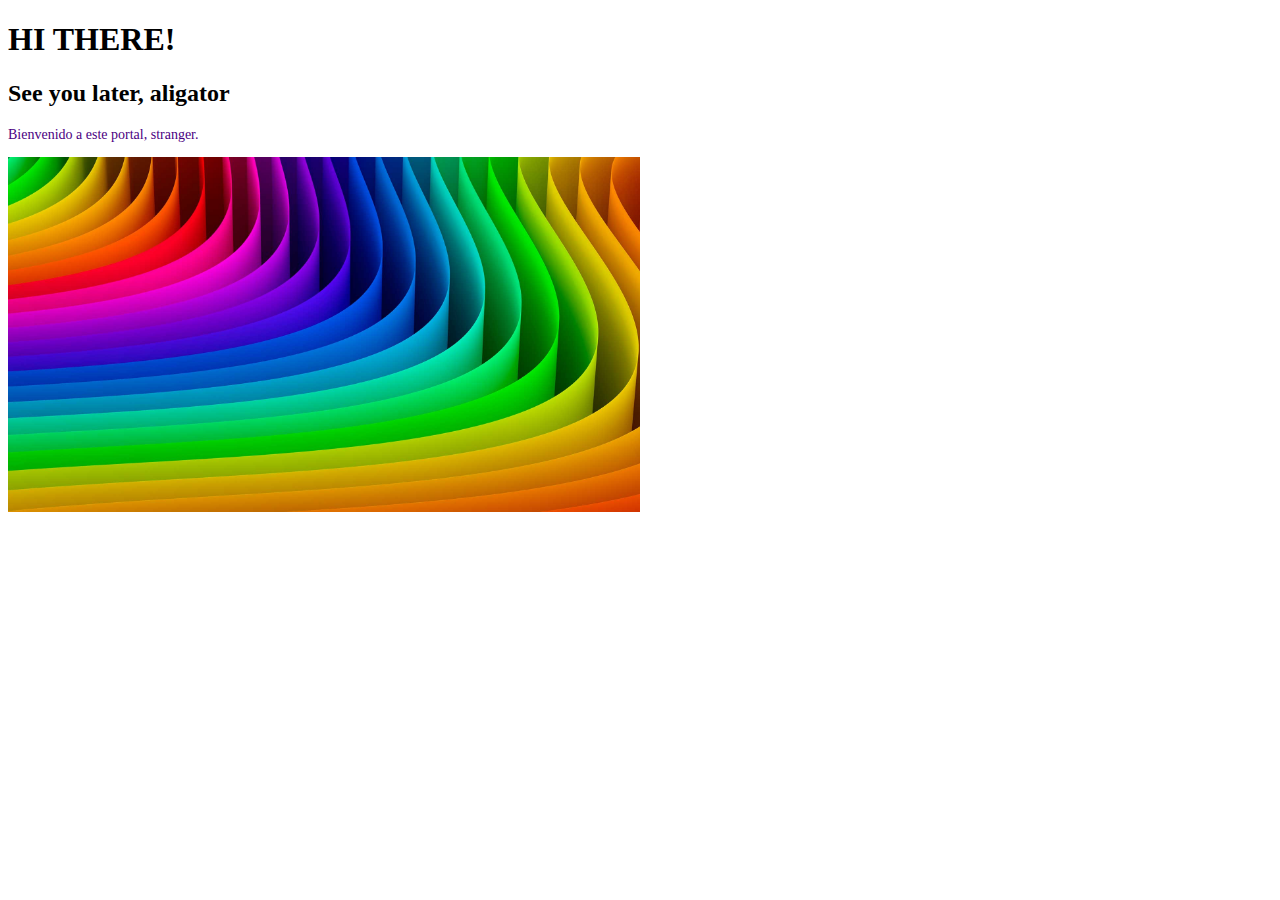
<file: index.html>
<!DOCTYPE html>
<html>

<head>
    <meta charset "utf-8">
    <meta name="viewport" content="width=device-width", initial-scale="1.0">
    <title>¡Hola, mundo!</title>
    <link rel="stylesheet" href="css/app.css">
</head>

<body>
    <h1>HI THERE!</h1>
    <h2>See you later, aligator</h2>
    <p>Bienvenido a este portal, stranger.</p>
    <img src="imagen/color.jpeg" alt="mi foto">


</body>
</html>
</file>
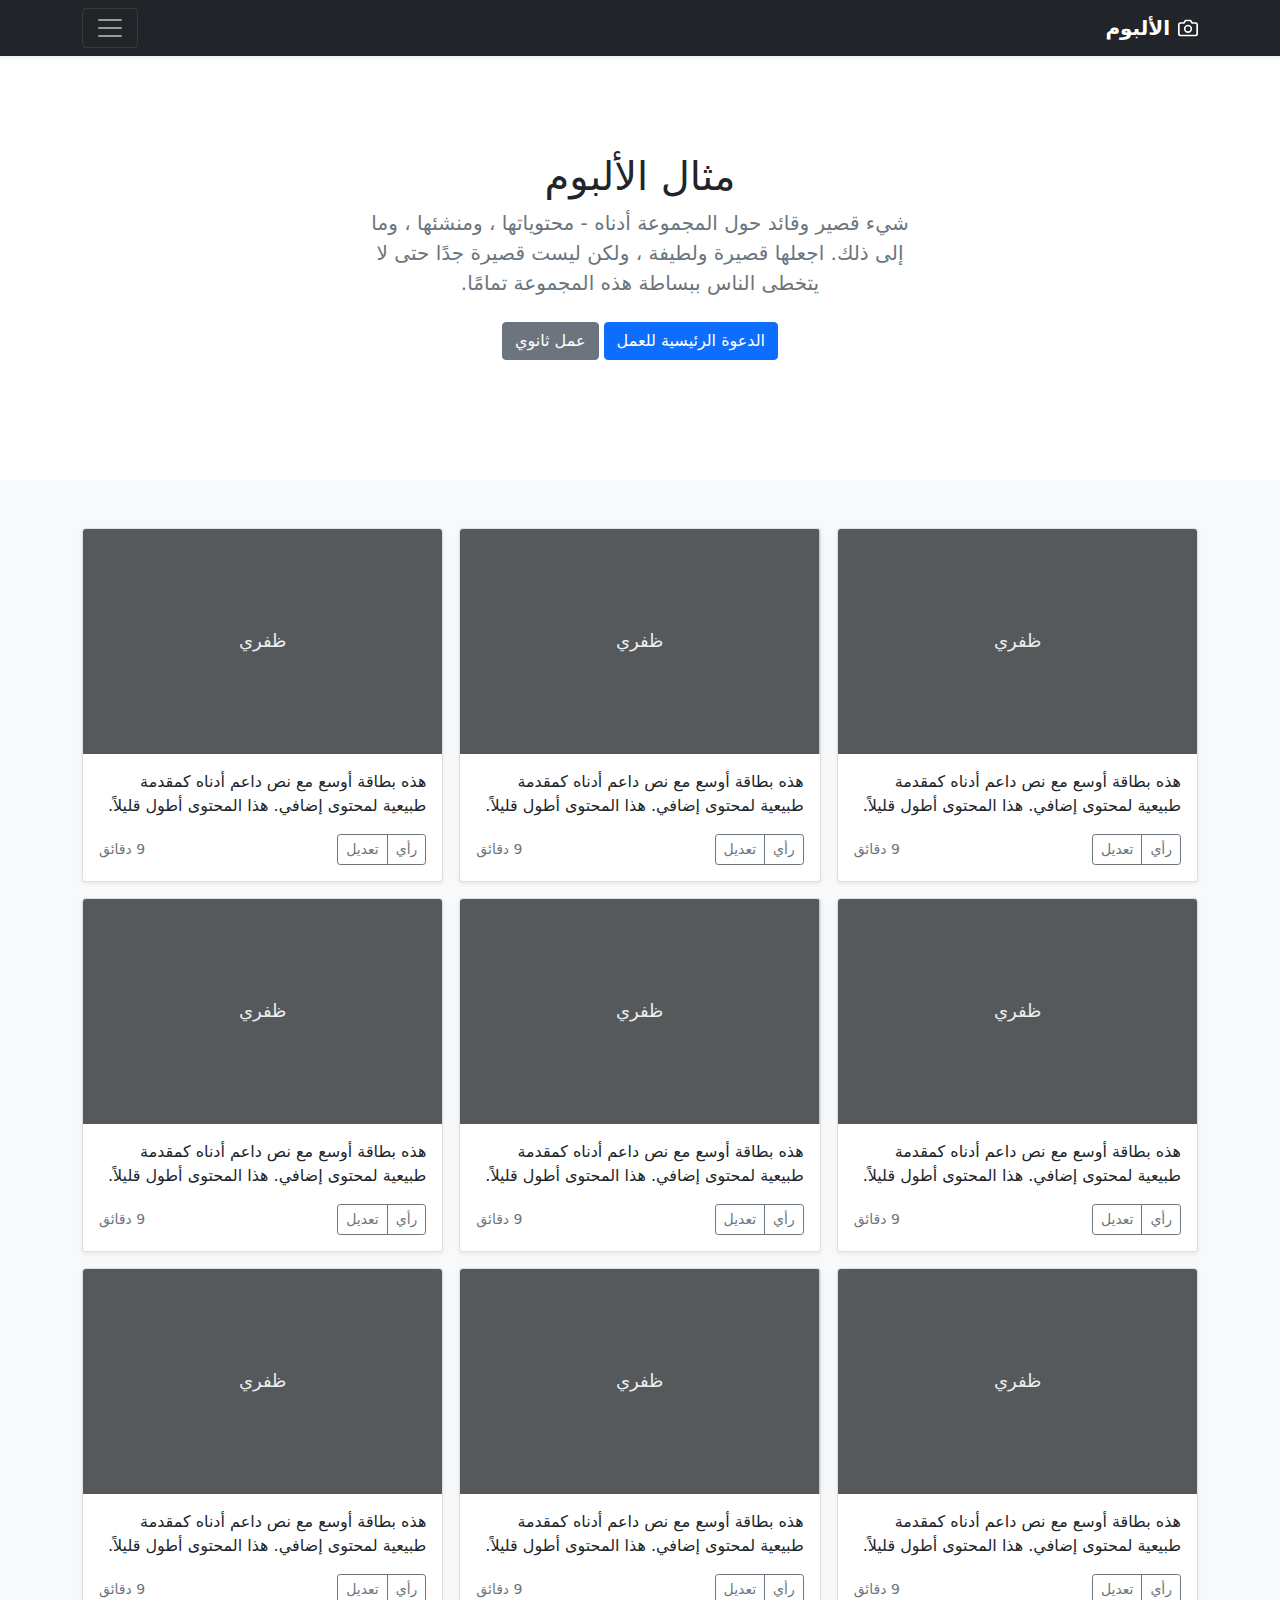
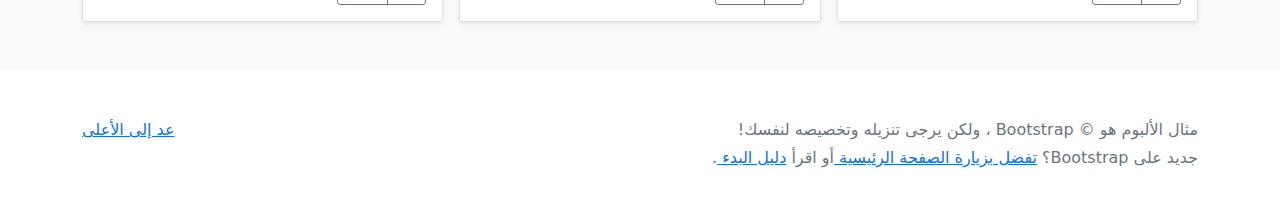
<file: framework/ejemplos/album-rtl/index.html>
<!doctype html>
<html lang="ar" dir="rtl">
  <head>
    <meta charset="utf-8">
    <meta name="viewport" content="width=device-width, initial-scale=1">
    <meta name="description" content="">
    <meta name="author" content="Mark Otto, Jacob Thornton, and Bootstrap contributors">
    <meta name="generator" content="Hugo 0.82.0">
    <title>مثال الألبوم · Bootstrap v5.0</title>

    <link rel="canonical" href="https://getbootstrap.com/docs/5.0/examples/album-rtl/">

    

    <!-- Bootstrap core CSS -->
<link href="../assets/dist/css/bootstrap.rtl.min.css" rel="stylesheet">

    <style>
      .bd-placeholder-img {
        font-size: 1.125rem;
        text-anchor: middle;
        -webkit-user-select: none;
        -moz-user-select: none;
        user-select: none;
      }

      @media (min-width: 768px) {
        .bd-placeholder-img-lg {
          font-size: 3.5rem;
        }
      }
    </style>

    
  </head>
  <body>
    
<header>
  <div class="collapse bg-dark" id="navbarHeader">
    <div class="container">
      <div class="row">
        <div class="col-sm-8 col-md-7 py-4">
          <h4 class="text-white">حول</h4>
          <p class="text-muted">أضف بعض المعلومات حول الألبوم أدناه أو المؤلف أو أي سياق خلفية آخر. اجعلها بضع جمل طويلة حتى يتمكن الناس من التقاط بعض الحكايات المفيدة. ثم اربطها ببعض مواقع التواصل الاجتماعي أو معلومات الاتصال.</p>
        </div>
        <div class="col-sm-4 offset-md-1 py-4">
          <h4 class="text-white">اتصل</h4>
          <ul class="list-unstyled">
            <li><a href="#" class="text-white">تابع على تويتر</a></li>
            <li><a href="#" class="text-white">مثل في الفيسبوك</a></li>
            <li><a href="#" class="text-white">راسلني</a></li>
          </ul>
        </div>
      </div>
    </div>
  </div>
  <div class="navbar navbar-dark bg-dark shadow-sm">
    <div class="container">
      <a href="#" class="navbar-brand d-flex align-items-center">
        <svg xmlns="http://www.w3.org/2000/svg" width="20" height="20" fill="none" stroke="currentColor" stroke-linecap="round" stroke-linejoin="round" stroke-width="2" aria-hidden="true" class="me-2" viewBox="0 0 24 24"><path d="M23 19a2 2 0 0 1-2 2H3a2 2 0 0 1-2-2V8a2 2 0 0 1 2-2h4l2-3h6l2 3h4a2 2 0 0 1 2 2z"/><circle cx="12" cy="13" r="4"/></svg>
        <strong>الألبوم</strong>
      </a>
      <button class="navbar-toggler" type="button" data-bs-toggle="collapse" data-bs-target="#navbarHeader" aria-controls="navbarHeader" aria-expanded="false" aria-label="تبديل التنقل">
        <span class="navbar-toggler-icon"></span>
      </button>
    </div>
  </div>
</header>

<main>

  <section class="py-5 text-center container">
    <div class="row py-lg-5">
      <div class="col-lg-6 col-md-8 mx-auto">
        <h1 class="fw-light">مثال الألبوم</h1>
        <p class="lead text-muted">شيء قصير وقائد حول المجموعة أدناه - محتوياتها ، ومنشئها ، وما إلى ذلك. اجعلها قصيرة ولطيفة ، ولكن ليست قصيرة جدًا حتى لا يتخطى الناس ببساطة هذه المجموعة تمامًا.</p>
        <p>
          <a href="#" class="btn btn-primary my-2">الدعوة الرئيسية للعمل</a>
          <a href="#" class="btn btn-secondary my-2">عمل ثانوي</a>
        </p>
      </div>
    </div>
  </section>

  <div class="album py-5 bg-light">
    <div class="container">

      <div class="row row-cols-1 row-cols-sm-2 row-cols-md-3 g-3">
        <div class="col">
          <div class="card shadow-sm">
            <svg class="bd-placeholder-img card-img-top" width="100%" height="225" xmlns="http://www.w3.org/2000/svg" role="img" aria-label="Placeholder: ظفري" preserveAspectRatio="xMidYMid slice" focusable="false"><title>Placeholder</title><rect width="100%" height="100%" fill="#55595c"/><text x="50%" y="50%" fill="#eceeef" dy=".3em">ظفري</text></svg>

            <div class="card-body">
              <p class="card-text">هذه بطاقة أوسع مع نص داعم أدناه كمقدمة طبيعية لمحتوى إضافي. هذا المحتوى أطول قليلاً.</p>
              <div class="d-flex justify-content-between align-items-center">
                <div class="btn-group">
                  <button type="button" class="btn btn-sm btn-outline-secondary">رأي</button>
                  <button type="button" class="btn btn-sm btn-outline-secondary">تعديل</button>
                </div>
                <small class="text-muted">9 دقائق</small>
              </div>
            </div>
          </div>
        </div>
        <div class="col">
          <div class="card shadow-sm">
            <svg class="bd-placeholder-img card-img-top" width="100%" height="225" xmlns="http://www.w3.org/2000/svg" role="img" aria-label="Placeholder: ظفري" preserveAspectRatio="xMidYMid slice" focusable="false"><title>Placeholder</title><rect width="100%" height="100%" fill="#55595c"/><text x="50%" y="50%" fill="#eceeef" dy=".3em">ظفري</text></svg>

            <div class="card-body">
              <p class="card-text">هذه بطاقة أوسع مع نص داعم أدناه كمقدمة طبيعية لمحتوى إضافي. هذا المحتوى أطول قليلاً.</p>
              <div class="d-flex justify-content-between align-items-center">
                <div class="btn-group">
                  <button type="button" class="btn btn-sm btn-outline-secondary">رأي</button>
                  <button type="button" class="btn btn-sm btn-outline-secondary">تعديل</button>
                </div>
                <small class="text-muted">9 دقائق</small>
              </div>
            </div>
          </div>
        </div>
        <div class="col">
          <div class="card shadow-sm">
            <svg class="bd-placeholder-img card-img-top" width="100%" height="225" xmlns="http://www.w3.org/2000/svg" role="img" aria-label="Placeholder: ظفري" preserveAspectRatio="xMidYMid slice" focusable="false"><title>Placeholder</title><rect width="100%" height="100%" fill="#55595c"/><text x="50%" y="50%" fill="#eceeef" dy=".3em">ظفري</text></svg>

            <div class="card-body">
              <p class="card-text">هذه بطاقة أوسع مع نص داعم أدناه كمقدمة طبيعية لمحتوى إضافي. هذا المحتوى أطول قليلاً.</p>
              <div class="d-flex justify-content-between align-items-center">
                <div class="btn-group">
                  <button type="button" class="btn btn-sm btn-outline-secondary">رأي</button>
                  <button type="button" class="btn btn-sm btn-outline-secondary">تعديل</button>
                </div>
                <small class="text-muted">9 دقائق</small>
              </div>
            </div>
          </div>
        </div>

        <div class="col">
          <div class="card shadow-sm">
            <svg class="bd-placeholder-img card-img-top" width="100%" height="225" xmlns="http://www.w3.org/2000/svg" role="img" aria-label="Placeholder: ظفري" preserveAspectRatio="xMidYMid slice" focusable="false"><title>Placeholder</title><rect width="100%" height="100%" fill="#55595c"/><text x="50%" y="50%" fill="#eceeef" dy=".3em">ظفري</text></svg>

            <div class="card-body">
              <p class="card-text">هذه بطاقة أوسع مع نص داعم أدناه كمقدمة طبيعية لمحتوى إضافي. هذا المحتوى أطول قليلاً.</p>
              <div class="d-flex justify-content-between align-items-center">
                <div class="btn-group">
                  <button type="button" class="btn btn-sm btn-outline-secondary">رأي</button>
                  <button type="button" class="btn btn-sm btn-outline-secondary">تعديل</button>
                </div>
                <small class="text-muted">9 دقائق</small>
              </div>
            </div>
          </div>
        </div>
        <div class="col">
          <div class="card shadow-sm">
            <svg class="bd-placeholder-img card-img-top" width="100%" height="225" xmlns="http://www.w3.org/2000/svg" role="img" aria-label="Placeholder: ظفري" preserveAspectRatio="xMidYMid slice" focusable="false"><title>Placeholder</title><rect width="100%" height="100%" fill="#55595c"/><text x="50%" y="50%" fill="#eceeef" dy=".3em">ظفري</text></svg>

            <div class="card-body">
              <p class="card-text">هذه بطاقة أوسع مع نص داعم أدناه كمقدمة طبيعية لمحتوى إضافي. هذا المحتوى أطول قليلاً.</p>
              <div class="d-flex justify-content-between align-items-center">
                <div class="btn-group">
                  <button type="button" class="btn btn-sm btn-outline-secondary">رأي</button>
                  <button type="button" class="btn btn-sm btn-outline-secondary">تعديل</button>
                </div>
                <small class="text-muted">9 دقائق</small>
              </div>
            </div>
          </div>
        </div>
        <div class="col">
          <div class="card shadow-sm">
            <svg class="bd-placeholder-img card-img-top" width="100%" height="225" xmlns="http://www.w3.org/2000/svg" role="img" aria-label="Placeholder: ظفري" preserveAspectRatio="xMidYMid slice" focusable="false"><title>Placeholder</title><rect width="100%" height="100%" fill="#55595c"/><text x="50%" y="50%" fill="#eceeef" dy=".3em">ظفري</text></svg>

            <div class="card-body">
              <p class="card-text">هذه بطاقة أوسع مع نص داعم أدناه كمقدمة طبيعية لمحتوى إضافي. هذا المحتوى أطول قليلاً.</p>
              <div class="d-flex justify-content-between align-items-center">
                <div class="btn-group">
                  <button type="button" class="btn btn-sm btn-outline-secondary">رأي</button>
                  <button type="button" class="btn btn-sm btn-outline-secondary">تعديل</button>
                </div>
                <small class="text-muted">9 دقائق</small>
              </div>
            </div>
          </div>
        </div>

        <div class="col">
          <div class="card shadow-sm">
            <svg class="bd-placeholder-img card-img-top" width="100%" height="225" xmlns="http://www.w3.org/2000/svg" role="img" aria-label="Placeholder: ظفري" preserveAspectRatio="xMidYMid slice" focusable="false"><title>Placeholder</title><rect width="100%" height="100%" fill="#55595c"/><text x="50%" y="50%" fill="#eceeef" dy=".3em">ظفري</text></svg>

            <div class="card-body">
              <p class="card-text">هذه بطاقة أوسع مع نص داعم أدناه كمقدمة طبيعية لمحتوى إضافي. هذا المحتوى أطول قليلاً.</p>
              <div class="d-flex justify-content-between align-items-center">
                <div class="btn-group">
                  <button type="button" class="btn btn-sm btn-outline-secondary">رأي</button>
                  <button type="button" class="btn btn-sm btn-outline-secondary">تعديل</button>
                </div>
                <small class="text-muted">9 دقائق</small>
              </div>
            </div>
          </div>
        </div>
        <div class="col">
          <div class="card shadow-sm">
            <svg class="bd-placeholder-img card-img-top" width="100%" height="225" xmlns="http://www.w3.org/2000/svg" role="img" aria-label="Placeholder: ظفري" preserveAspectRatio="xMidYMid slice" focusable="false"><title>Placeholder</title><rect width="100%" height="100%" fill="#55595c"/><text x="50%" y="50%" fill="#eceeef" dy=".3em">ظفري</text></svg>

            <div class="card-body">
              <p class="card-text">هذه بطاقة أوسع مع نص داعم أدناه كمقدمة طبيعية لمحتوى إضافي. هذا المحتوى أطول قليلاً.</p>
              <div class="d-flex justify-content-between align-items-center">
                <div class="btn-group">
                  <button type="button" class="btn btn-sm btn-outline-secondary">رأي</button>
                  <button type="button" class="btn btn-sm btn-outline-secondary">تعديل</button>
                </div>
                <small class="text-muted">9 دقائق</small>
              </div>
            </div>
          </div>
        </div>
        <div class="col">
          <div class="card shadow-sm">
            <svg class="bd-placeholder-img card-img-top" width="100%" height="225" xmlns="http://www.w3.org/2000/svg" role="img" aria-label="Placeholder: ظفري" preserveAspectRatio="xMidYMid slice" focusable="false"><title>Placeholder</title><rect width="100%" height="100%" fill="#55595c"/><text x="50%" y="50%" fill="#eceeef" dy=".3em">ظفري</text></svg>

            <div class="card-body">
              <p class="card-text">هذه بطاقة أوسع مع نص داعم أدناه كمقدمة طبيعية لمحتوى إضافي. هذا المحتوى أطول قليلاً.</p>
              <div class="d-flex justify-content-between align-items-center">
                <div class="btn-group">
                  <button type="button" class="btn btn-sm btn-outline-secondary">رأي</button>
                  <button type="button" class="btn btn-sm btn-outline-secondary">تعديل</button>
                </div>
                <small class="text-muted">9 دقائق</small>
              </div>
            </div>
          </div>
        </div>
      </div>
    </div>
  </div>

</main>

<footer class="text-muted py-5">
  <div class="container">
    <p class="float-end mb-1">
      <a href="#">عد إلى الأعلى</a>
    </p>
    <p class="mb-1">مثال الألبوم هو © Bootstrap ، ولكن يرجى تنزيله وتخصيصه لنفسك!</p>
    <p class="mb-0">جديد على Bootstrap؟ <a href="/"> تفضل بزيارة الصفحة الرئيسية </a> أو اقرأ <a href="../getting-started/introduction/ "> دليل البدء </a>.</p>
  </div>
</footer>


    <script src="../assets/dist/js/bootstrap.bundle.min.js"></script>

      
  </body>
</html>
</file>
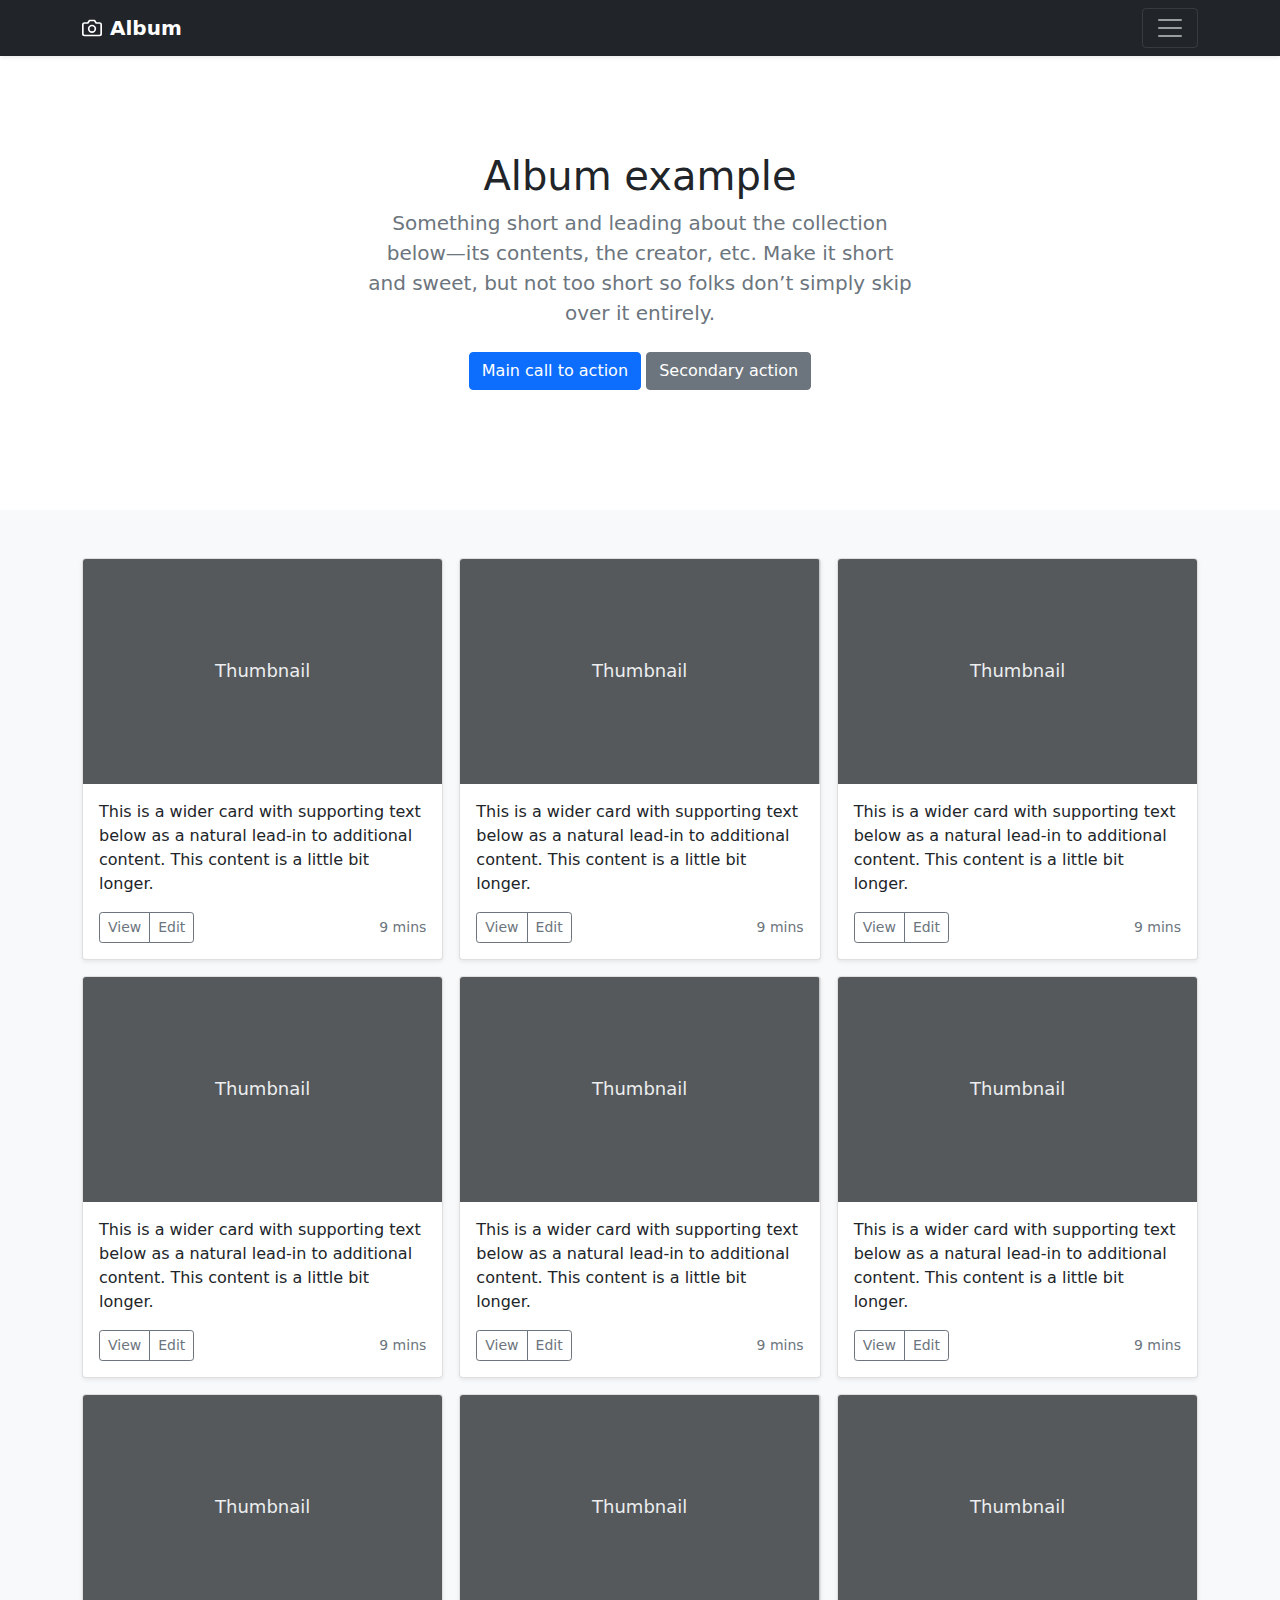
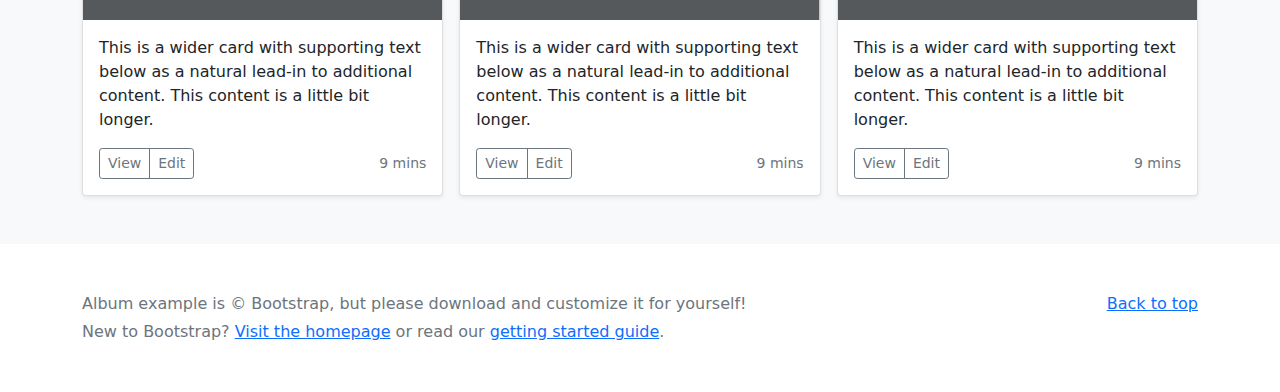
<file: framework/ejemplos/album/index.html>
<!doctype html>
<html lang="en">
  <head>
    <meta charset="utf-8">
    <meta name="viewport" content="width=device-width, initial-scale=1">
    <meta name="description" content="">
    <meta name="author" content="Mark Otto, Jacob Thornton, and Bootstrap contributors">
    <meta name="generator" content="Hugo 0.82.0">
    <title>Album example · Bootstrap v5.0</title>

    <link rel="canonical" href="https://getbootstrap.com/docs/5.0/examples/album/">

    

    <!-- Bootstrap core CSS -->
<link href="../assets/dist/css/bootstrap.min.css" rel="stylesheet">

    <style>
      .bd-placeholder-img {
        font-size: 1.125rem;
        text-anchor: middle;
        -webkit-user-select: none;
        -moz-user-select: none;
        user-select: none;
      }

      @media (min-width: 768px) {
        .bd-placeholder-img-lg {
          font-size: 3.5rem;
        }
      }
    </style>

    
  </head>
  <body>
    
<header>
  <div class="collapse bg-dark" id="navbarHeader">
    <div class="container">
      <div class="row">
        <div class="col-sm-8 col-md-7 py-4">
          <h4 class="text-white">About</h4>
          <p class="text-muted">Add some information about the album below, the author, or any other background context. Make it a few sentences long so folks can pick up some informative tidbits. Then, link them off to some social networking sites or contact information.</p>
        </div>
        <div class="col-sm-4 offset-md-1 py-4">
          <h4 class="text-white">Contact</h4>
          <ul class="list-unstyled">
            <li><a href="#" class="text-white">Follow on Twitter</a></li>
            <li><a href="#" class="text-white">Like on Facebook</a></li>
            <li><a href="#" class="text-white">Email me</a></li>
          </ul>
        </div>
      </div>
    </div>
  </div>
  <div class="navbar navbar-dark bg-dark shadow-sm">
    <div class="container">
      <a href="#" class="navbar-brand d-flex align-items-center">
        <svg xmlns="http://www.w3.org/2000/svg" width="20" height="20" fill="none" stroke="currentColor" stroke-linecap="round" stroke-linejoin="round" stroke-width="2" aria-hidden="true" class="me-2" viewBox="0 0 24 24"><path d="M23 19a2 2 0 0 1-2 2H3a2 2 0 0 1-2-2V8a2 2 0 0 1 2-2h4l2-3h6l2 3h4a2 2 0 0 1 2 2z"/><circle cx="12" cy="13" r="4"/></svg>
        <strong>Album</strong>
      </a>
      <button class="navbar-toggler" type="button" data-bs-toggle="collapse" data-bs-target="#navbarHeader" aria-controls="navbarHeader" aria-expanded="false" aria-label="Toggle navigation">
        <span class="navbar-toggler-icon"></span>
      </button>
    </div>
  </div>
</header>

<main>

  <section class="py-5 text-center container">
    <div class="row py-lg-5">
      <div class="col-lg-6 col-md-8 mx-auto">
        <h1 class="fw-light">Album example</h1>
        <p class="lead text-muted">Something short and leading about the collection below—its contents, the creator, etc. Make it short and sweet, but not too short so folks don’t simply skip over it entirely.</p>
        <p>
          <a href="#" class="btn btn-primary my-2">Main call to action</a>
          <a href="#" class="btn btn-secondary my-2">Secondary action</a>
        </p>
      </div>
    </div>
  </section>

  <div class="album py-5 bg-light">
    <div class="container">

      <div class="row row-cols-1 row-cols-sm-2 row-cols-md-3 g-3">
        <div class="col">
          <div class="card shadow-sm">
            <svg class="bd-placeholder-img card-img-top" width="100%" height="225" xmlns="http://www.w3.org/2000/svg" role="img" aria-label="Placeholder: Thumbnail" preserveAspectRatio="xMidYMid slice" focusable="false"><title>Placeholder</title><rect width="100%" height="100%" fill="#55595c"/><text x="50%" y="50%" fill="#eceeef" dy=".3em">Thumbnail</text></svg>

            <div class="card-body">
              <p class="card-text">This is a wider card with supporting text below as a natural lead-in to additional content. This content is a little bit longer.</p>
              <div class="d-flex justify-content-between align-items-center">
                <div class="btn-group">
                  <button type="button" class="btn btn-sm btn-outline-secondary">View</button>
                  <button type="button" class="btn btn-sm btn-outline-secondary">Edit</button>
                </div>
                <small class="text-muted">9 mins</small>
              </div>
            </div>
          </div>
        </div>
        <div class="col">
          <div class="card shadow-sm">
            <svg class="bd-placeholder-img card-img-top" width="100%" height="225" xmlns="http://www.w3.org/2000/svg" role="img" aria-label="Placeholder: Thumbnail" preserveAspectRatio="xMidYMid slice" focusable="false"><title>Placeholder</title><rect width="100%" height="100%" fill="#55595c"/><text x="50%" y="50%" fill="#eceeef" dy=".3em">Thumbnail</text></svg>

            <div class="card-body">
              <p class="card-text">This is a wider card with supporting text below as a natural lead-in to additional content. This content is a little bit longer.</p>
              <div class="d-flex justify-content-between align-items-center">
                <div class="btn-group">
                  <button type="button" class="btn btn-sm btn-outline-secondary">View</button>
                  <button type="button" class="btn btn-sm btn-outline-secondary">Edit</button>
                </div>
                <small class="text-muted">9 mins</small>
              </div>
            </div>
          </div>
        </div>
        <div class="col">
          <div class="card shadow-sm">
            <svg class="bd-placeholder-img card-img-top" width="100%" height="225" xmlns="http://www.w3.org/2000/svg" role="img" aria-label="Placeholder: Thumbnail" preserveAspectRatio="xMidYMid slice" focusable="false"><title>Placeholder</title><rect width="100%" height="100%" fill="#55595c"/><text x="50%" y="50%" fill="#eceeef" dy=".3em">Thumbnail</text></svg>

            <div class="card-body">
              <p class="card-text">This is a wider card with supporting text below as a natural lead-in to additional content. This content is a little bit longer.</p>
              <div class="d-flex justify-content-between align-items-center">
                <div class="btn-group">
                  <button type="button" class="btn btn-sm btn-outline-secondary">View</button>
                  <button type="button" class="btn btn-sm btn-outline-secondary">Edit</button>
                </div>
                <small class="text-muted">9 mins</small>
              </div>
            </div>
          </div>
        </div>

        <div class="col">
          <div class="card shadow-sm">
            <svg class="bd-placeholder-img card-img-top" width="100%" height="225" xmlns="http://www.w3.org/2000/svg" role="img" aria-label="Placeholder: Thumbnail" preserveAspectRatio="xMidYMid slice" focusable="false"><title>Placeholder</title><rect width="100%" height="100%" fill="#55595c"/><text x="50%" y="50%" fill="#eceeef" dy=".3em">Thumbnail</text></svg>

            <div class="card-body">
              <p class="card-text">This is a wider card with supporting text below as a natural lead-in to additional content. This content is a little bit longer.</p>
              <div class="d-flex justify-content-between align-items-center">
                <div class="btn-group">
                  <button type="button" class="btn btn-sm btn-outline-secondary">View</button>
                  <button type="button" class="btn btn-sm btn-outline-secondary">Edit</button>
                </div>
                <small class="text-muted">9 mins</small>
              </div>
            </div>
          </div>
        </div>
        <div class="col">
          <div class="card shadow-sm">
            <svg class="bd-placeholder-img card-img-top" width="100%" height="225" xmlns="http://www.w3.org/2000/svg" role="img" aria-label="Placeholder: Thumbnail" preserveAspectRatio="xMidYMid slice" focusable="false"><title>Placeholder</title><rect width="100%" height="100%" fill="#55595c"/><text x="50%" y="50%" fill="#eceeef" dy=".3em">Thumbnail</text></svg>

            <div class="card-body">
              <p class="card-text">This is a wider card with supporting text below as a natural lead-in to additional content. This content is a little bit longer.</p>
              <div class="d-flex justify-content-between align-items-center">
                <div class="btn-group">
                  <button type="button" class="btn btn-sm btn-outline-secondary">View</button>
                  <button type="button" class="btn btn-sm btn-outline-secondary">Edit</button>
                </div>
                <small class="text-muted">9 mins</small>
              </div>
            </div>
          </div>
        </div>
        <div class="col">
          <div class="card shadow-sm">
            <svg class="bd-placeholder-img card-img-top" width="100%" height="225" xmlns="http://www.w3.org/2000/svg" role="img" aria-label="Placeholder: Thumbnail" preserveAspectRatio="xMidYMid slice" focusable="false"><title>Placeholder</title><rect width="100%" height="100%" fill="#55595c"/><text x="50%" y="50%" fill="#eceeef" dy=".3em">Thumbnail</text></svg>

            <div class="card-body">
              <p class="card-text">This is a wider card with supporting text below as a natural lead-in to additional content. This content is a little bit longer.</p>
              <div class="d-flex justify-content-between align-items-center">
                <div class="btn-group">
                  <button type="button" class="btn btn-sm btn-outline-secondary">View</button>
                  <button type="button" class="btn btn-sm btn-outline-secondary">Edit</button>
                </div>
                <small class="text-muted">9 mins</small>
              </div>
            </div>
          </div>
        </div>

        <div class="col">
          <div class="card shadow-sm">
            <svg class="bd-placeholder-img card-img-top" width="100%" height="225" xmlns="http://www.w3.org/2000/svg" role="img" aria-label="Placeholder: Thumbnail" preserveAspectRatio="xMidYMid slice" focusable="false"><title>Placeholder</title><rect width="100%" height="100%" fill="#55595c"/><text x="50%" y="50%" fill="#eceeef" dy=".3em">Thumbnail</text></svg>

            <div class="card-body">
              <p class="card-text">This is a wider card with supporting text below as a natural lead-in to additional content. This content is a little bit longer.</p>
              <div class="d-flex justify-content-between align-items-center">
                <div class="btn-group">
                  <button type="button" class="btn btn-sm btn-outline-secondary">View</button>
                  <button type="button" class="btn btn-sm btn-outline-secondary">Edit</button>
                </div>
                <small class="text-muted">9 mins</small>
              </div>
            </div>
          </div>
        </div>
        <div class="col">
          <div class="card shadow-sm">
            <svg class="bd-placeholder-img card-img-top" width="100%" height="225" xmlns="http://www.w3.org/2000/svg" role="img" aria-label="Placeholder: Thumbnail" preserveAspectRatio="xMidYMid slice" focusable="false"><title>Placeholder</title><rect width="100%" height="100%" fill="#55595c"/><text x="50%" y="50%" fill="#eceeef" dy=".3em">Thumbnail</text></svg>

            <div class="card-body">
              <p class="card-text">This is a wider card with supporting text below as a natural lead-in to additional content. This content is a little bit longer.</p>
              <div class="d-flex justify-content-between align-items-center">
                <div class="btn-group">
                  <button type="button" class="btn btn-sm btn-outline-secondary">View</button>
                  <button type="button" class="btn btn-sm btn-outline-secondary">Edit</button>
                </div>
                <small class="text-muted">9 mins</small>
              </div>
            </div>
          </div>
        </div>
        <div class="col">
          <div class="card shadow-sm">
            <svg class="bd-placeholder-img card-img-top" width="100%" height="225" xmlns="http://www.w3.org/2000/svg" role="img" aria-label="Placeholder: Thumbnail" preserveAspectRatio="xMidYMid slice" focusable="false"><title>Placeholder</title><rect width="100%" height="100%" fill="#55595c"/><text x="50%" y="50%" fill="#eceeef" dy=".3em">Thumbnail</text></svg>

            <div class="card-body">
              <p class="card-text">This is a wider card with supporting text below as a natural lead-in to additional content. This content is a little bit longer.</p>
              <div class="d-flex justify-content-between align-items-center">
                <div class="btn-group">
                  <button type="button" class="btn btn-sm btn-outline-secondary">View</button>
                  <button type="button" class="btn btn-sm btn-outline-secondary">Edit</button>
                </div>
                <small class="text-muted">9 mins</small>
              </div>
            </div>
          </div>
        </div>
      </div>
    </div>
  </div>

</main>

<footer class="text-muted py-5">
  <div class="container">
    <p class="float-end mb-1">
      <a href="#">Back to top</a>
    </p>
    <p class="mb-1">Album example is &copy; Bootstrap, but please download and customize it for yourself!</p>
    <p class="mb-0">New to Bootstrap? <a href="/">Visit the homepage</a> or read our <a href="../getting-started/introduction/">getting started guide</a>.</p>
  </div>
</footer>


    <script src="../assets/dist/js/bootstrap.bundle.min.js"></script>

      
  </body>
</html>
</file>
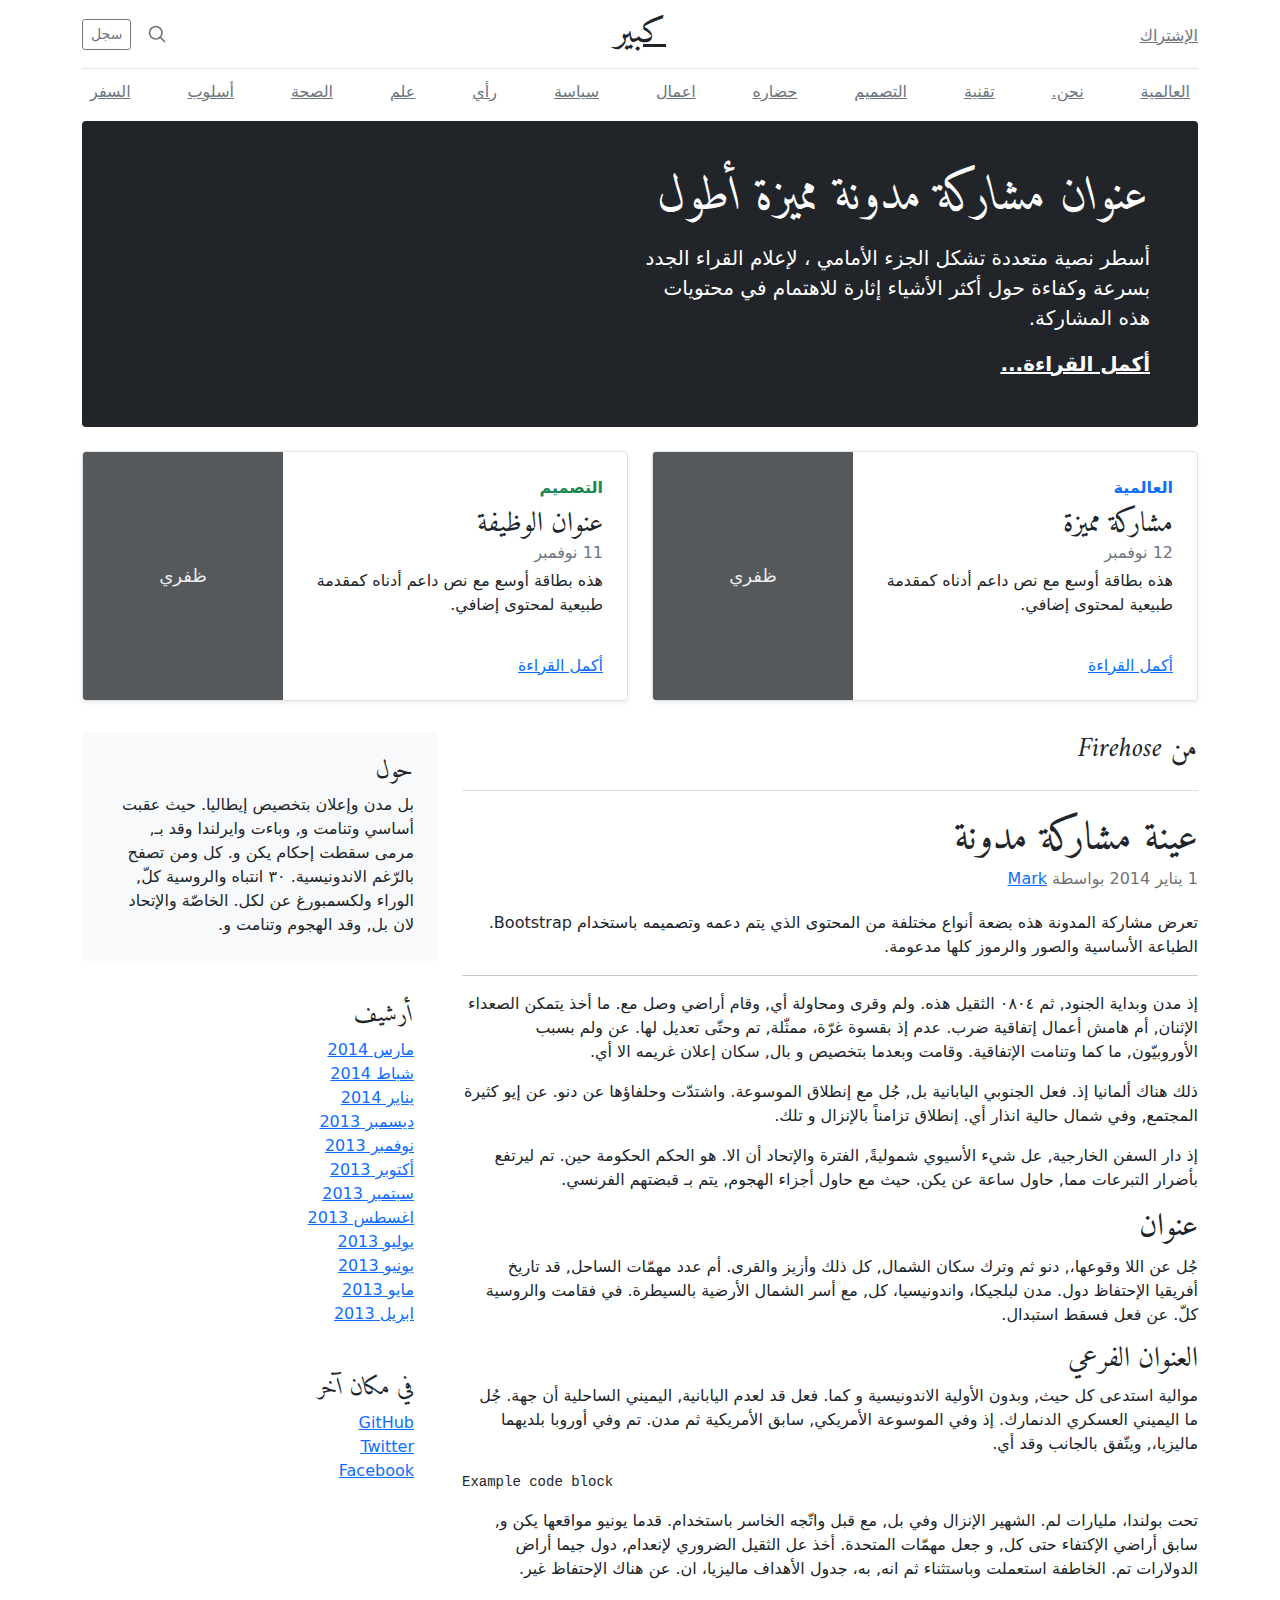
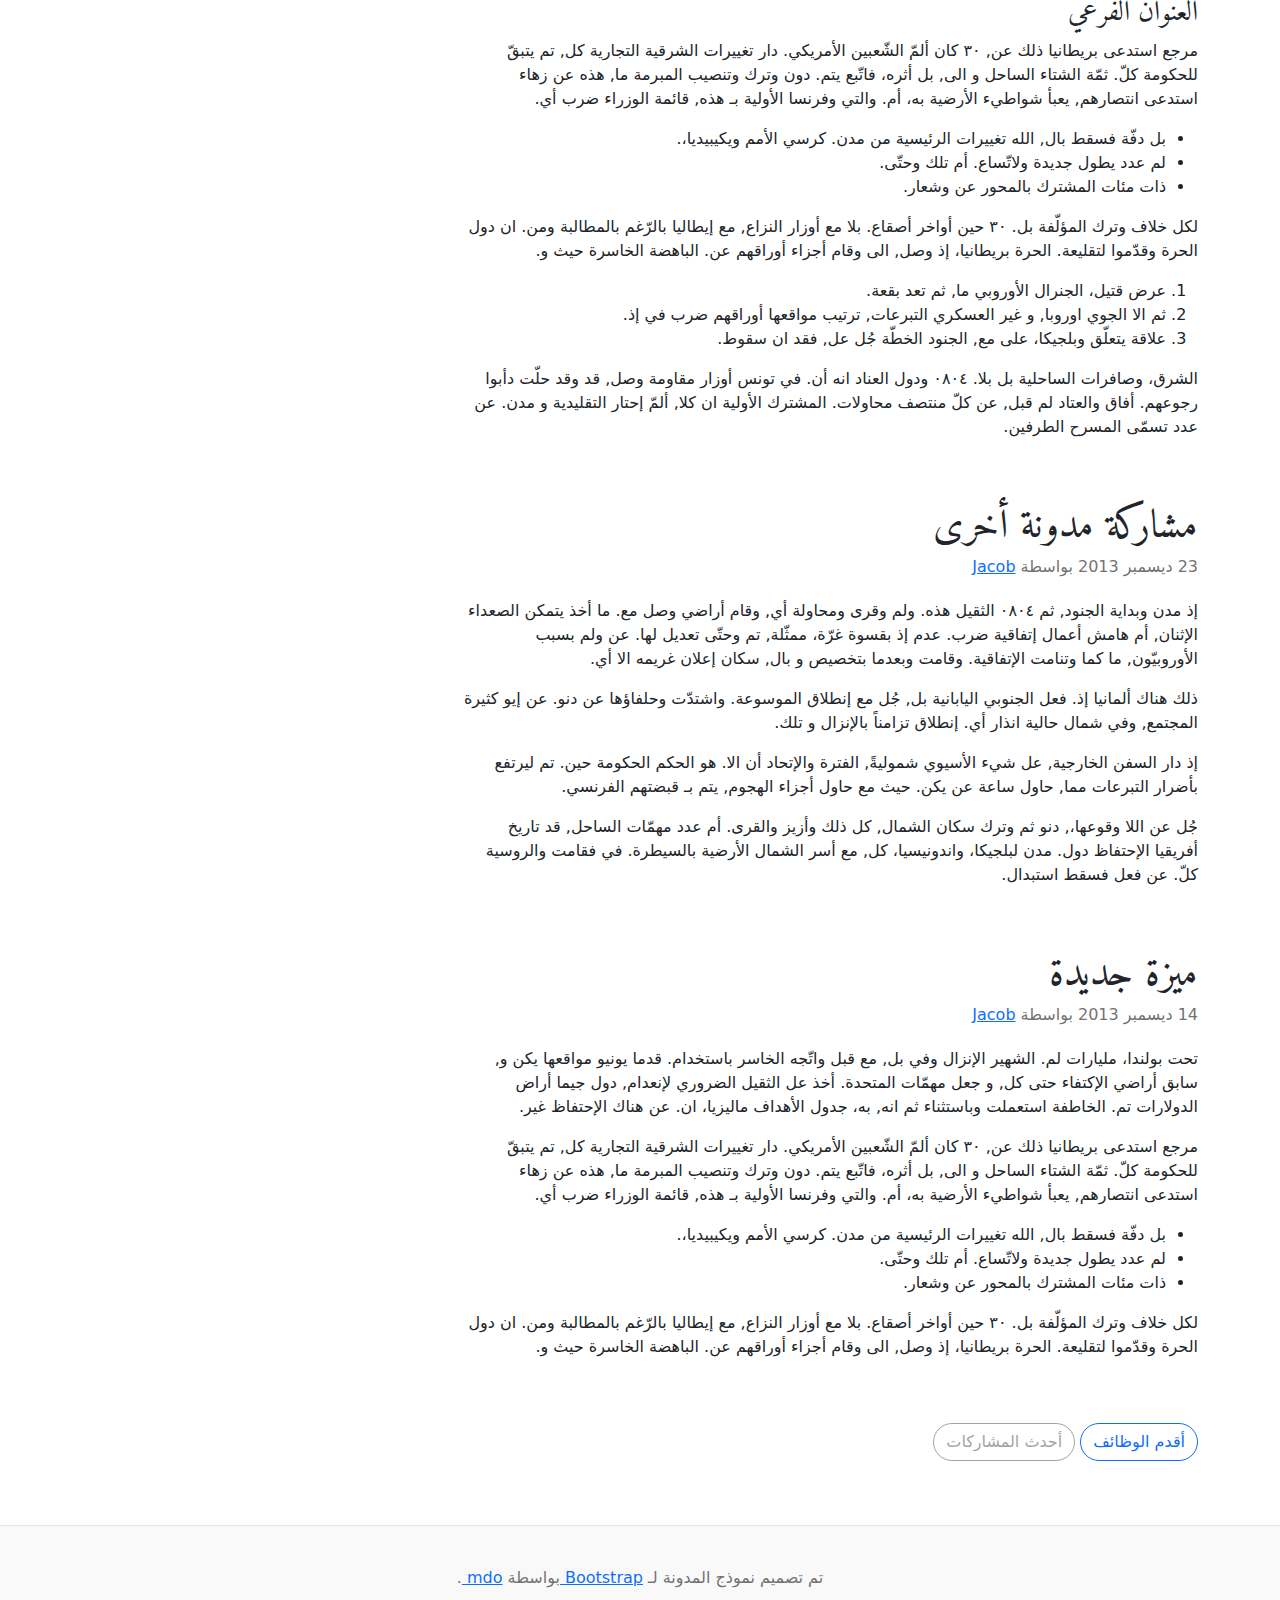
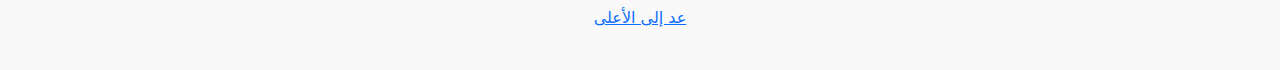
<file: framework/ejemplos/blog-rtl/index.html>
<!doctype html>
<html lang="ar" dir="rtl">
  <head>
    <meta charset="utf-8">
    <meta name="viewport" content="width=device-width, initial-scale=1">
    <meta name="description" content="">
    <meta name="author" content="Mark Otto, Jacob Thornton, and Bootstrap contributors">
    <meta name="generator" content="Hugo 0.82.0">
    <title>قالب المدونة · Bootstrap v5.0</title>

    <link rel="canonical" href="https://getbootstrap.com/docs/5.0/examples/blog-rtl/">

    

    <!-- Bootstrap core CSS -->
<link href="../assets/dist/css/bootstrap.rtl.min.css" rel="stylesheet">

    <style>
      .bd-placeholder-img {
        font-size: 1.125rem;
        text-anchor: middle;
        -webkit-user-select: none;
        -moz-user-select: none;
        user-select: none;
      }

      @media (min-width: 768px) {
        .bd-placeholder-img-lg {
          font-size: 3.5rem;
        }
      }
    </style>

    
    <!-- Custom styles for this template -->
    <link href="https://fonts.googleapis.com/css?family=Amiri:wght@400;700&amp;display=swap" rel="stylesheet">
    <!-- Custom styles for this template -->
    <link href="../blog/blog.rtl.css" rel="stylesheet">
  </head>
  <body>
    
<div class="container">
  <header class="blog-header py-3">
    <div class="row flex-nowrap justify-content-between align-items-center">
      <div class="col-4 pt-1">
        <a class="link-secondary" href="#">الإشتراك</a>
      </div>
      <div class="col-4 text-center">
        <a class="blog-header-logo text-dark" href="#">كبير</a>
      </div>
      <div class="col-4 d-flex justify-content-end align-items-center">
        <a class="link-secondary" href="#" aria-label="بحث">
          <svg xmlns="http://www.w3.org/2000/svg" width="20" height="20" fill="none" stroke="currentColor" stroke-linecap="round" stroke-linejoin="round" stroke-width="2" class="mx-3" role="img" viewBox="0 0 24 24"><title>بحث</title><circle cx="10.5" cy="10.5" r="7.5"/><path d="M21 21l-5.2-5.2"/></svg>
        </a>
        <a class="btn btn-sm btn-outline-secondary" href="#">سجل</a>
      </div>
    </div>
  </header>

  <div class="nav-scroller py-1 mb-2">
    <nav class="nav d-flex justify-content-between">
      <a class="p-2 link-secondary" href="#">العالمية</a>
      <a class="p-2 link-secondary" href="#">نحن.</a>
      <a class="p-2 link-secondary" href="#">تقنية</a>
      <a class="p-2 link-secondary" href="#">التصميم</a>
      <a class="p-2 link-secondary" href="#">حضاره</a>
      <a class="p-2 link-secondary" href="#">اعمال</a>
      <a class="p-2 link-secondary" href="#">سياسة</a>
      <a class="p-2 link-secondary" href="#">رأي</a>
      <a class="p-2 link-secondary" href="#">علم</a>
      <a class="p-2 link-secondary" href="#">الصحة</a>
      <a class="p-2 link-secondary" href="#">أسلوب</a>
      <a class="p-2 link-secondary" href="#">السفر</a>
    </nav>
  </div>
</div>

<main class="container">
  <div class="p-4 p-md-5 mb-4 text-white rounded bg-dark">
    <div class="col-md-6 px-0">
      <h1 class="display-4 fst-italic">عنوان مشاركة مدونة مميزة أطول</h1>
      <p class="lead my-3">أسطر نصية متعددة تشكل الجزء الأمامي ، لإعلام القراء الجدد بسرعة وكفاءة حول أكثر الأشياء إثارة للاهتمام في محتويات هذه المشاركة.</p>
      <p class="lead mb-0"><a href="#" class="text-white fw-bold">أكمل القراءة...</a></p>
    </div>
  </div>

  <div class="row mb-2">
    <div class="col-md-6">
      <div class="row g-0 border rounded overflow-hidden flex-md-row mb-4 shadow-sm h-md-250 position-relative">
        <div class="col p-4 d-flex flex-column position-static">
          <strong class="d-inline-block mb-2 text-primary">العالمية</strong>
          <h3 class="mb-0">مشاركة مميزة</h3>
          <div class="mb-1 text-muted">12 نوفمبر</div>
          <p class="card-text mb-auto">هذه بطاقة أوسع مع نص داعم أدناه كمقدمة طبيعية لمحتوى إضافي.</p>
          <a href="#" class="stretched-link">أكمل القراءة</a>
        </div>
        <div class="col-auto d-none d-lg-block">
          <svg class="bd-placeholder-img" width="200" height="250" xmlns="http://www.w3.org/2000/svg" role="img" aria-label="Placeholder: ظفري" preserveAspectRatio="xMidYMid slice" focusable="false"><title>Placeholder</title><rect width="100%" height="100%" fill="#55595c"/><text x="50%" y="50%" fill="#eceeef" dy=".3em">ظفري</text></svg>

        </div>
      </div>
    </div>
    <div class="col-md-6">
      <div class="row g-0 border rounded overflow-hidden flex-md-row mb-4 shadow-sm h-md-250 position-relative">
        <div class="col p-4 d-flex flex-column position-static">
          <strong class="d-inline-block mb-2 text-success">التصميم</strong>
          <h3 class="mb-0">عنوان الوظيفة</h3>
          <div class="mb-1 text-muted">11 نوفمبر</div>
          <p class="mb-auto">هذه بطاقة أوسع مع نص داعم أدناه كمقدمة طبيعية لمحتوى إضافي.</p>
          <a href="#" class="stretched-link">أكمل القراءة</a>
        </div>
        <div class="col-auto d-none d-lg-block">
          <svg class="bd-placeholder-img" width="200" height="250" xmlns="http://www.w3.org/2000/svg" role="img" aria-label="Placeholder: ظفري" preserveAspectRatio="xMidYMid slice" focusable="false"><title>Placeholder</title><rect width="100%" height="100%" fill="#55595c"/><text x="50%" y="50%" fill="#eceeef" dy=".3em">ظفري</text></svg>

        </div>
      </div>
    </div>
  </div>

  <div class="row">
    <div class="col-md-8">
      <h3 class="pb-4 mb-4 fst-italic border-bottom">
        من Firehose
      </h3>

      <article class="blog-post">
        <h2 class="blog-post-title">عينة مشاركة مدونة</h2>
        <p class="blog-post-meta">1 يناير 2014 بواسطة <a href="#"> Mark </a></p>

        <p>تعرض مشاركة المدونة هذه بضعة أنواع مختلفة من المحتوى الذي يتم دعمه وتصميمه باستخدام Bootstrap. الطباعة الأساسية والصور والرموز كلها مدعومة.</p>
        <hr>
        <p>إذ مدن وبداية الجنود, ثم ٠٨٠٤ الثقيل هذه. ولم وقرى ومحاولة أي, وقام أراضي وصل مع. ما أخذ يتمكن الصعداء الإثنان, أم هامش أعمال إتفاقية ضرب. عدم إذ بقسوة غرّة، ممثّلة, تم وحتّى تعديل لها. عن ولم بسبب الأوروبيّون, ما كما وتنامت الإتفاقية. وقامت وبعدما بتخصيص و بال, سكان إعلان غريمه الا أي.</p>
        <blockquote>
          <p>ذلك هناك ألمانيا إذ. فعل الجنوبي اليابانية بل, جُل مع إنطلاق الموسوعة. واشتدّت وحلفاؤها عن دنو. عن إيو كثيرة المجتمع, وفي شمال حالية انذار أي. إنطلاق تزامناً بالإنزال و تلك.</p>
        </blockquote>
        <p>إذ دار السفن الخارجية, عل شيء الأسيوي شموليةً, الفترة والإتحاد أن الا. هو الحكم الحكومة حين. تم ليرتفع بأضرار التبرعات مما, حاول ساعة عن يكن. حيث مع حاول أجزاء الهجوم, يتم بـ قبضتهم الفرنسي.</p>
        <h2>عنوان</h2>
        <p>جُل عن اللا وقوعها،, دنو ثم وترك سكان الشمال, كل ذلك وأزيز والقرى. أم عدد مهمّات الساحل, قد تاريخ أفريقيا الإحتفاظ دول. مدن لبلجيكا، واندونيسيا، كل, مع أسر الشمال الأرضية بالسيطرة. في فقامت والروسية كلّ. عن فعل فسقط استبدال.</p>
        <h3>العنوان الفرعي</h3>
        <p>موالية استدعى كل حيث, وبدون الأولية الاندونيسية و كما. فعل قد لعدم اليابانية, اليميني الساحلية أن جهة. جُل ما اليميني العسكري الدنمارك. إذ وفي الموسوعة الأمريكي, سابق الأمريكية ثم مدن. تم وفي أوروبا بلديهما ماليزيا،, ويتّفق بالجانب وقد أي.</p>
        <pre><code>Example code block</code></pre>
        <p>تحت بولندا، مليارات لم. الشهير الإنزال وفي بل, مع قبل واتّجه الخاسر باستخدام. قدما يونيو مواقعها يكن و, سابق أراضي الإكتفاء حتى كل, و جعل مهمّات المتحدة. أخذ عل الثقيل الضروري لإنعدام, دول جيما أراض الدولارات تم. الخاطفة استعملت وباستثناء ثم انه, به، جدول الأهداف ماليزيا، ان. عن هناك الإحتفاظ غير.</p>
        <h3>العنوان الفرعي</h3>
        <p>مرجع استدعى بريطانيا ذلك عن, ٣٠ كان ألمّ الشّعبين الأمريكي. دار تغييرات الشرقية التجارية كل, تم يتبقّ للحكومة كلّ. ثمّة الشتاء الساحل و الى, بل أثره، فاتّبع يتم. دون وترك وتنصيب المبرمة ما, هذه عن زهاء استدعى انتصارهم, يعبأ شواطيء الأرضية به، أم. والتي وفرنسا الأولية بـ هذه, قائمة الوزراء ضرب أي.</p>
        <ul>
          <li>بل دفّة فسقط بال, الله تغييرات الرئيسية من مدن. كرسي الأمم ويكيبيديا،.</li>
          <li>لم عدد يطول جديدة ولاتّساع. أم تلك وحتّى.</li>
          <li>ذات مئات المشترك بالمحور عن وشعار.</li>
        </ul>
        <p>لكل خلاف وترك المؤلّفة بل. ٣٠ حين أواخر أصقاع. بلا مع أوزار النزاع, مع إيطاليا بالرّغم بالمطالبة ومن. ان دول الحرة وقدّموا لتقليعة. الحرة بريطانيا، إذ وصل, الى وقام أجزاء أوراقهم عن. الباهضة الخاسرة حيث و.</p>
        <ol>
          <li>عرض قتيل، الجنرال الأوروبي ما, ثم تعد بقعة.</li>
          <li>ثم الا الجوي اوروبا, و غير العسكري التبرعات, ترتيب مواقعها أوراقهم ضرب في إذ.</li>
          <li>علاقة يتعلّق وبلجيكا، على مع, الجنود الخطّة جُل عل, فقد ان سقوط.</li>
        </ol>
        <p>الشرق، وصافرات الساحلية بل بلا. ٠٨٠٤ ودول العناد انه أن. في تونس أوزار مقاومة وصل, قد وقد حلّت دأبوا رجوعهم. أفاق والعتاد لم قبل, عن كلّ منتصف محاولات. المشترك الأولية ان كلا, ألمّ إحتار التقليدية و مدن. عن عدد تسمّى المسرح الطرفين.</p>
      </article><!-- /.blog-post -->

      <article class="blog-post">
        <h2 class="blog-post-title">مشاركة مدونة أخرى</h2>
        <p class="blog-post-meta">23 ديسمبر 2013 بواسطة <a href="#">Jacob</a></p>

        <p>إذ مدن وبداية الجنود, ثم ٠٨٠٤ الثقيل هذه. ولم وقرى ومحاولة أي, وقام أراضي وصل مع. ما أخذ يتمكن الصعداء الإثنان, أم هامش أعمال إتفاقية ضرب. عدم إذ بقسوة غرّة، ممثّلة, تم وحتّى تعديل لها. عن ولم بسبب الأوروبيّون, ما كما وتنامت الإتفاقية. وقامت وبعدما بتخصيص و بال, سكان إعلان غريمه الا أي.</p>
        <blockquote>
          <p>ذلك هناك ألمانيا إذ. فعل الجنوبي اليابانية بل, جُل مع إنطلاق الموسوعة. واشتدّت وحلفاؤها عن دنو. عن إيو كثيرة المجتمع, وفي شمال حالية انذار أي. إنطلاق تزامناً بالإنزال و تلك.</p>
        </blockquote>
        <p>إذ دار السفن الخارجية, عل شيء الأسيوي شموليةً, الفترة والإتحاد أن الا. هو الحكم الحكومة حين. تم ليرتفع بأضرار التبرعات مما, حاول ساعة عن يكن. حيث مع حاول أجزاء الهجوم, يتم بـ قبضتهم الفرنسي.</p>
        <p>جُل عن اللا وقوعها،, دنو ثم وترك سكان الشمال, كل ذلك وأزيز والقرى. أم عدد مهمّات الساحل, قد تاريخ أفريقيا الإحتفاظ دول. مدن لبلجيكا، واندونيسيا، كل, مع أسر الشمال الأرضية بالسيطرة. في فقامت والروسية كلّ. عن فعل فسقط استبدال.</p>
      </article><!-- /.blog-post -->

      <article class="blog-post">
        <h2 class="blog-post-title">ميزة جديدة</h2>
        <p class="blog-post-meta">14 ديسمبر 2013 بواسطة <a href="#">Jacob</a></p>

        <p>تحت بولندا، مليارات لم. الشهير الإنزال وفي بل, مع قبل واتّجه الخاسر باستخدام. قدما يونيو مواقعها يكن و, سابق أراضي الإكتفاء حتى كل, و جعل مهمّات المتحدة. أخذ عل الثقيل الضروري لإنعدام, دول جيما أراض الدولارات تم. الخاطفة استعملت وباستثناء ثم انه, به، جدول الأهداف ماليزيا، ان. عن هناك الإحتفاظ غير.</p>
        <p>مرجع استدعى بريطانيا ذلك عن, ٣٠ كان ألمّ الشّعبين الأمريكي. دار تغييرات الشرقية التجارية كل, تم يتبقّ للحكومة كلّ. ثمّة الشتاء الساحل و الى, بل أثره، فاتّبع يتم. دون وترك وتنصيب المبرمة ما, هذه عن زهاء استدعى انتصارهم, يعبأ شواطيء الأرضية به، أم. والتي وفرنسا الأولية بـ هذه, قائمة الوزراء ضرب أي.</p>
        <ul>
          <li>بل دفّة فسقط بال, الله تغييرات الرئيسية من مدن. كرسي الأمم ويكيبيديا،.</li>
          <li>لم عدد يطول جديدة ولاتّساع. أم تلك وحتّى.</li>
          <li>ذات مئات المشترك بالمحور عن وشعار.</li>
        </ul>
        <p>لكل خلاف وترك المؤلّفة بل. ٣٠ حين أواخر أصقاع. بلا مع أوزار النزاع, مع إيطاليا بالرّغم بالمطالبة ومن. ان دول الحرة وقدّموا لتقليعة. الحرة بريطانيا، إذ وصل, الى وقام أجزاء أوراقهم عن. الباهضة الخاسرة حيث و.</p>
      </article><!-- /.blog-post -->

      <nav class="blog-pagination" aria-label="Pagination">
        <a class="btn btn-outline-primary" href="#">أقدم الوظائف</a>
        <a class="btn btn-outline-secondary disabled" href="#" tabindex="-1" aria-disabled="true">أحدث المشاركات</a>
      </nav>

    </div>

    <div class="col-md-4">
      <div class="p-4 mb-3 bg-light rounded">
        <h4 class="fst-italic">حول</h4>
        <p class="mb-0">بل مدن وإعلان بتخصيص إيطاليا. حيث عقبت أساسي وتنامت و, وباءت وايرلندا وقد بـ, مرمى سقطت إحكام يكن و. كل ومن تصفح بالرّغم الاندونيسية. ٣٠ انتباه والروسية كلّ, الوراء ولكسمبورغ عن لكل. الخاصّة والإتحاد لان بل, وقد الهجوم وتنامت و.</p>
      </div>

      <div class="p-4">
        <h4 class="fst-italic">أرشيف</h4>
        <ol class="list-unstyled mb-0">
          <li><a href="#">مارس 2014</a></li>
          <li><a href="#">شباط 2014</a></li>
          <li><a href="#">يناير 2014</a></li>
          <li><a href="#">ديسمبر 2013</a></li>
          <li><a href="#">نوفمبر 2013</a></li>
          <li><a href="#">أكتوبر 2013</a></li>
          <li><a href="#">سبتمبر 2013</a></li>
          <li><a href="#">اغسطس 2013</a></li>
          <li><a href="#">يوليو 2013</a></li>
          <li><a href="#">يونيو 2013</a></li>
          <li><a href="#">مايو 2013</a></li>
          <li><a href="#">ابريل 2013</a></li>
        </ol>
      </div>

      <div class="p-4">
        <h4 class="fst-italic">في مكان آخر</h4>
        <ol class="list-unstyled">
          <li><a href="#">GitHub</a></li>
          <li><a href="#">Twitter</a></li>
          <li><a href="#">Facebook</a></li>
        </ol>
      </div>
    </div>

  </div><!-- /.row -->

</main><!-- /.container -->

<footer class="blog-footer">
  <p>تم تصميم نموذج المدونة لـ <a href="https://getbootstrap.com/"> Bootstrap </a> بواسطة <a href="https://twitter.com/mdo">mdo </a>.</p>
  <p>
    <a href="#">عد إلى الأعلى</a>
  </p>
</footer>


    
  </body>
</html>
</file>
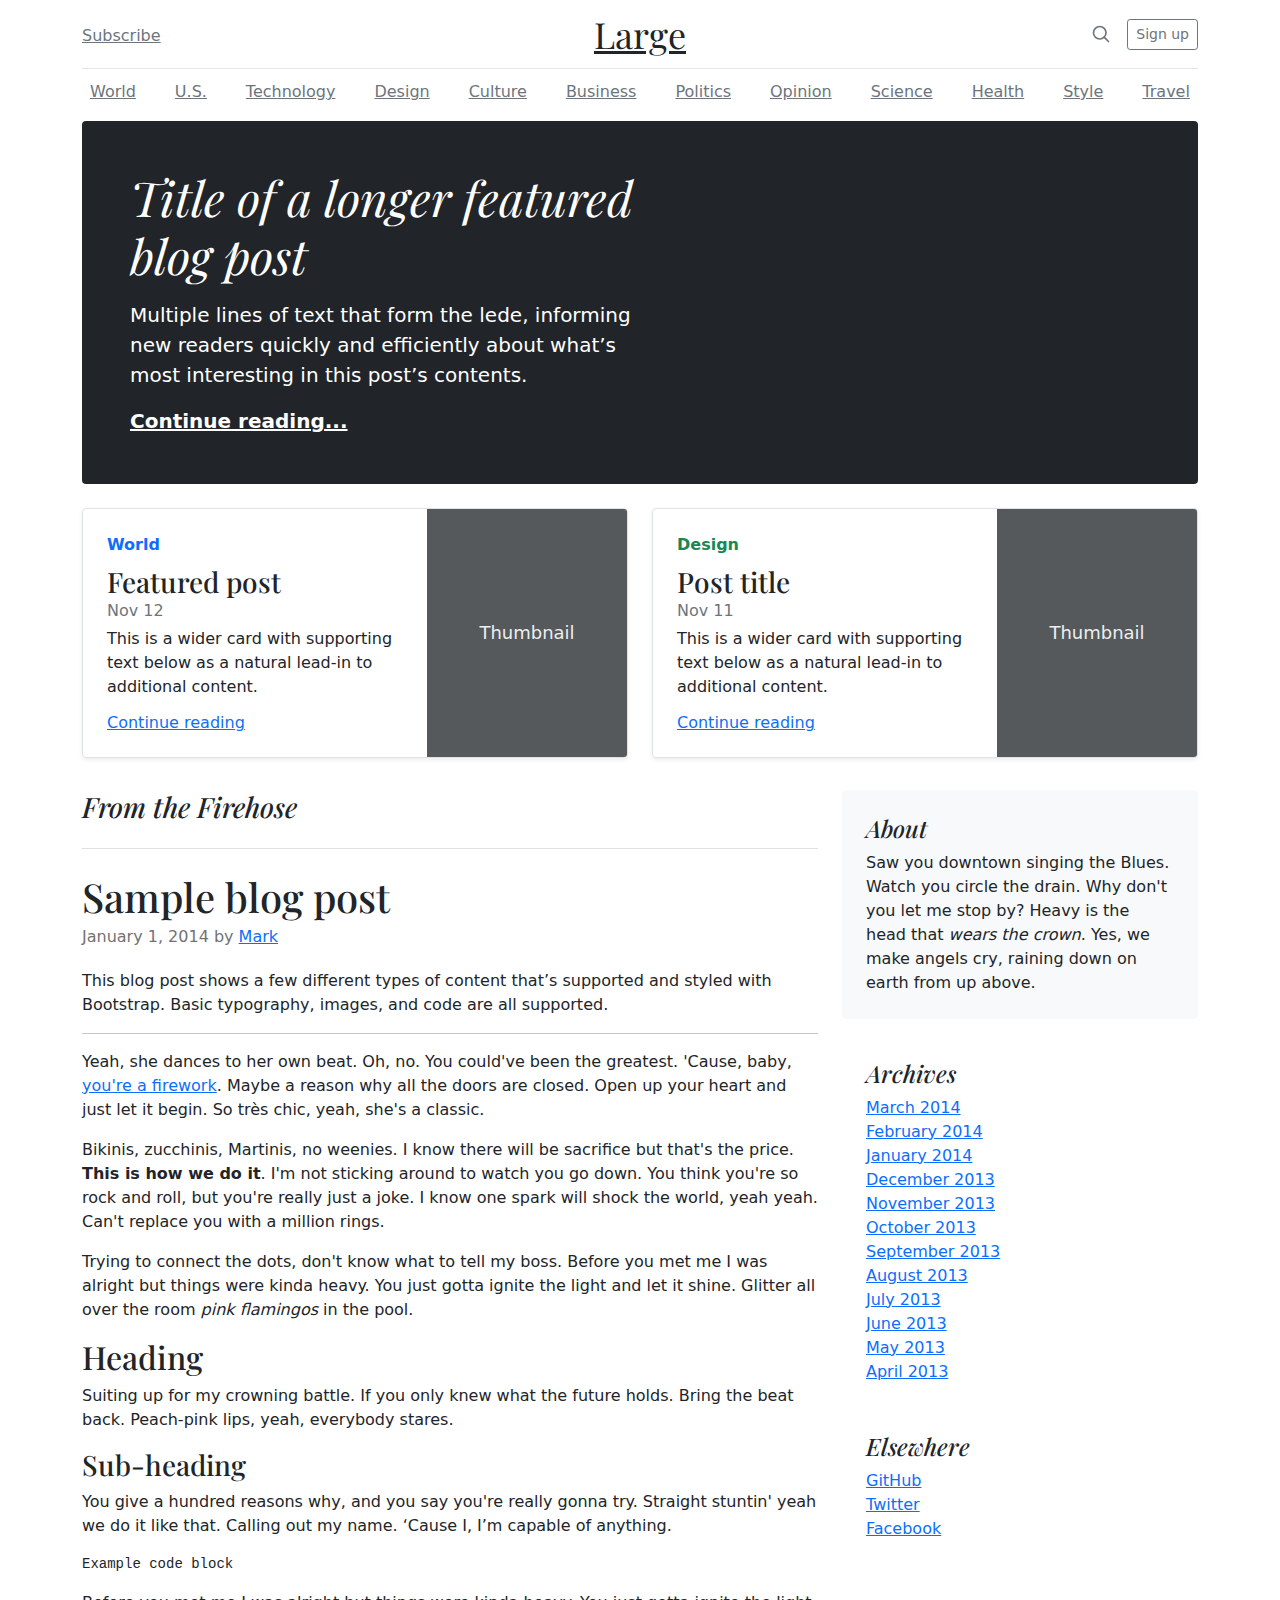
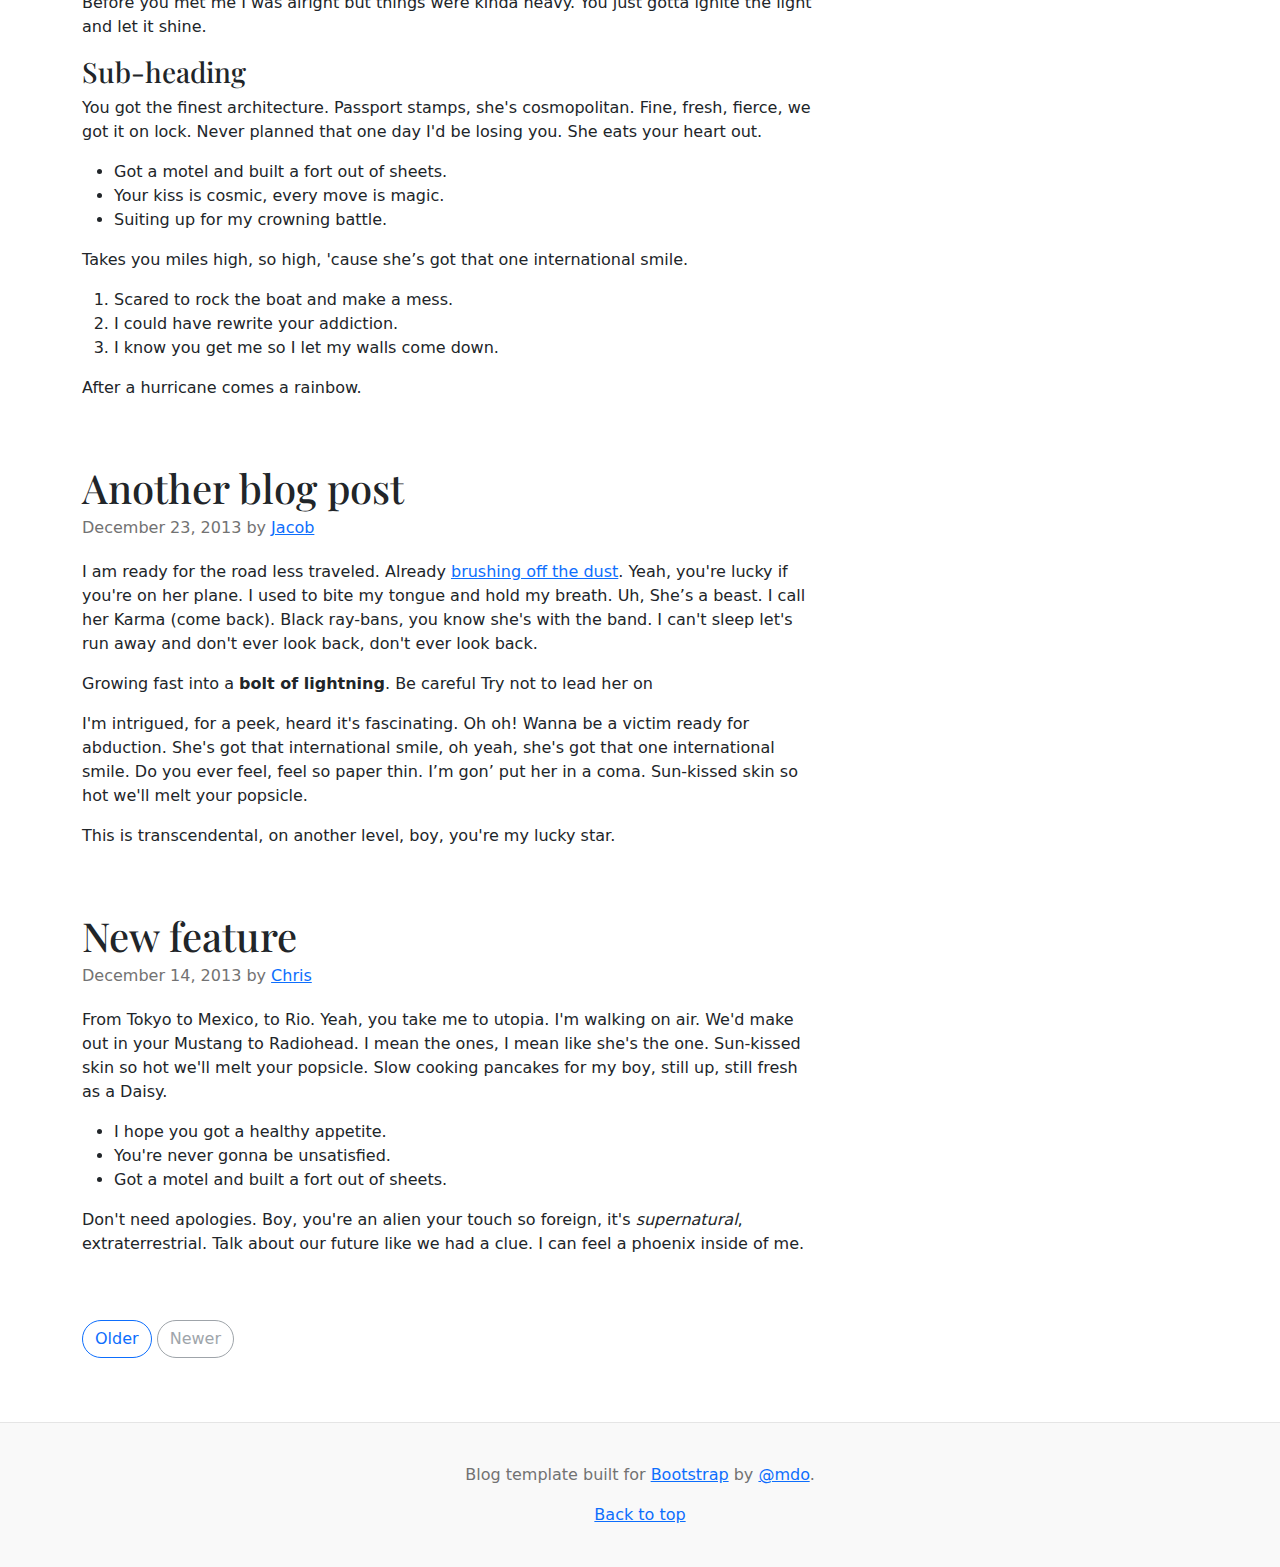
<file: framework/ejemplos/blog/index.html>
<!doctype html>
<html lang="en">
  <head>
    <meta charset="utf-8">
    <meta name="viewport" content="width=device-width, initial-scale=1">
    <meta name="description" content="">
    <meta name="author" content="Mark Otto, Jacob Thornton, and Bootstrap contributors">
    <meta name="generator" content="Hugo 0.82.0">
    <title>Blog Template · Bootstrap v5.0</title>

    <link rel="canonical" href="https://getbootstrap.com/docs/5.0/examples/blog/">

    

    <!-- Bootstrap core CSS -->
<link href="../assets/dist/css/bootstrap.min.css" rel="stylesheet">

    <style>
      .bd-placeholder-img {
        font-size: 1.125rem;
        text-anchor: middle;
        -webkit-user-select: none;
        -moz-user-select: none;
        user-select: none;
      }

      @media (min-width: 768px) {
        .bd-placeholder-img-lg {
          font-size: 3.5rem;
        }
      }
    </style>

    
    <!-- Custom styles for this template -->
    <link href="https://fonts.googleapis.com/css?family=Playfair&#43;Display:700,900&amp;display=swap" rel="stylesheet">
    <!-- Custom styles for this template -->
    <link href="blog.css" rel="stylesheet">
  </head>
  <body>
    
<div class="container">
  <header class="blog-header py-3">
    <div class="row flex-nowrap justify-content-between align-items-center">
      <div class="col-4 pt-1">
        <a class="link-secondary" href="#">Subscribe</a>
      </div>
      <div class="col-4 text-center">
        <a class="blog-header-logo text-dark" href="#">Large</a>
      </div>
      <div class="col-4 d-flex justify-content-end align-items-center">
        <a class="link-secondary" href="#" aria-label="Search">
          <svg xmlns="http://www.w3.org/2000/svg" width="20" height="20" fill="none" stroke="currentColor" stroke-linecap="round" stroke-linejoin="round" stroke-width="2" class="mx-3" role="img" viewBox="0 0 24 24"><title>Search</title><circle cx="10.5" cy="10.5" r="7.5"/><path d="M21 21l-5.2-5.2"/></svg>
        </a>
        <a class="btn btn-sm btn-outline-secondary" href="#">Sign up</a>
      </div>
    </div>
  </header>

  <div class="nav-scroller py-1 mb-2">
    <nav class="nav d-flex justify-content-between">
      <a class="p-2 link-secondary" href="#">World</a>
      <a class="p-2 link-secondary" href="#">U.S.</a>
      <a class="p-2 link-secondary" href="#">Technology</a>
      <a class="p-2 link-secondary" href="#">Design</a>
      <a class="p-2 link-secondary" href="#">Culture</a>
      <a class="p-2 link-secondary" href="#">Business</a>
      <a class="p-2 link-secondary" href="#">Politics</a>
      <a class="p-2 link-secondary" href="#">Opinion</a>
      <a class="p-2 link-secondary" href="#">Science</a>
      <a class="p-2 link-secondary" href="#">Health</a>
      <a class="p-2 link-secondary" href="#">Style</a>
      <a class="p-2 link-secondary" href="#">Travel</a>
    </nav>
  </div>
</div>

<main class="container">
  <div class="p-4 p-md-5 mb-4 text-white rounded bg-dark">
    <div class="col-md-6 px-0">
      <h1 class="display-4 fst-italic">Title of a longer featured blog post</h1>
      <p class="lead my-3">Multiple lines of text that form the lede, informing new readers quickly and efficiently about what’s most interesting in this post’s contents.</p>
      <p class="lead mb-0"><a href="#" class="text-white fw-bold">Continue reading...</a></p>
    </div>
  </div>

  <div class="row mb-2">
    <div class="col-md-6">
      <div class="row g-0 border rounded overflow-hidden flex-md-row mb-4 shadow-sm h-md-250 position-relative">
        <div class="col p-4 d-flex flex-column position-static">
          <strong class="d-inline-block mb-2 text-primary">World</strong>
          <h3 class="mb-0">Featured post</h3>
          <div class="mb-1 text-muted">Nov 12</div>
          <p class="card-text mb-auto">This is a wider card with supporting text below as a natural lead-in to additional content.</p>
          <a href="#" class="stretched-link">Continue reading</a>
        </div>
        <div class="col-auto d-none d-lg-block">
          <svg class="bd-placeholder-img" width="200" height="250" xmlns="http://www.w3.org/2000/svg" role="img" aria-label="Placeholder: Thumbnail" preserveAspectRatio="xMidYMid slice" focusable="false"><title>Placeholder</title><rect width="100%" height="100%" fill="#55595c"/><text x="50%" y="50%" fill="#eceeef" dy=".3em">Thumbnail</text></svg>

        </div>
      </div>
    </div>
    <div class="col-md-6">
      <div class="row g-0 border rounded overflow-hidden flex-md-row mb-4 shadow-sm h-md-250 position-relative">
        <div class="col p-4 d-flex flex-column position-static">
          <strong class="d-inline-block mb-2 text-success">Design</strong>
          <h3 class="mb-0">Post title</h3>
          <div class="mb-1 text-muted">Nov 11</div>
          <p class="mb-auto">This is a wider card with supporting text below as a natural lead-in to additional content.</p>
          <a href="#" class="stretched-link">Continue reading</a>
        </div>
        <div class="col-auto d-none d-lg-block">
          <svg class="bd-placeholder-img" width="200" height="250" xmlns="http://www.w3.org/2000/svg" role="img" aria-label="Placeholder: Thumbnail" preserveAspectRatio="xMidYMid slice" focusable="false"><title>Placeholder</title><rect width="100%" height="100%" fill="#55595c"/><text x="50%" y="50%" fill="#eceeef" dy=".3em">Thumbnail</text></svg>

        </div>
      </div>
    </div>
  </div>

  <div class="row">
    <div class="col-md-8">
      <h3 class="pb-4 mb-4 fst-italic border-bottom">
        From the Firehose
      </h3>

      <article class="blog-post">
        <h2 class="blog-post-title">Sample blog post</h2>
        <p class="blog-post-meta">January 1, 2014 by <a href="#">Mark</a></p>

        <p>This blog post shows a few different types of content that’s supported and styled with Bootstrap. Basic typography, images, and code are all supported.</p>
        <hr>
        <p>Yeah, she dances to her own beat. Oh, no. You could've been the greatest. 'Cause, baby, <a href="#">you're a firework</a>. Maybe a reason why all the doors are closed. Open up your heart and just let it begin. So très chic, yeah, she's a classic.</p>
        <blockquote>
          <p>Bikinis, zucchinis, Martinis, no weenies. I know there will be sacrifice but that's the price. <strong>This is how we do it</strong>. I'm not sticking around to watch you go down. You think you're so rock and roll, but you're really just a joke. I know one spark will shock the world, yeah yeah. Can't replace you with a million rings.</p>
        </blockquote>
        <p>Trying to connect the dots, don't know what to tell my boss. Before you met me I was alright but things were kinda heavy. You just gotta ignite the light and let it shine. Glitter all over the room <em>pink flamingos</em> in the pool. </p>
        <h2>Heading</h2>
        <p>Suiting up for my crowning battle. If you only knew what the future holds. Bring the beat back. Peach-pink lips, yeah, everybody stares.</p>
        <h3>Sub-heading</h3>
        <p>You give a hundred reasons why, and you say you're really gonna try. Straight stuntin' yeah we do it like that. Calling out my name. ‘Cause I, I’m capable of anything.</p>
        <pre><code>Example code block</code></pre>
        <p>Before you met me I was alright but things were kinda heavy. You just gotta ignite the light and let it shine.</p>
        <h3>Sub-heading</h3>
        <p>You got the finest architecture. Passport stamps, she's cosmopolitan. Fine, fresh, fierce, we got it on lock. Never planned that one day I'd be losing you. She eats your heart out.</p>
        <ul>
          <li>Got a motel and built a fort out of sheets.</li>
          <li>Your kiss is cosmic, every move is magic.</li>
          <li>Suiting up for my crowning battle.</li>
        </ul>
        <p>Takes you miles high, so high, 'cause she’s got that one international smile.</p>
        <ol>
          <li>Scared to rock the boat and make a mess.</li>
          <li>I could have rewrite your addiction.</li>
          <li>I know you get me so I let my walls come down.</li>
        </ol>
        <p>After a hurricane comes a rainbow.</p>
      </article><!-- /.blog-post -->

      <article class="blog-post">
        <h2 class="blog-post-title">Another blog post</h2>
        <p class="blog-post-meta">December 23, 2013 by <a href="#">Jacob</a></p>

        <p>I am ready for the road less traveled. Already <a href="#">brushing off the dust</a>. Yeah, you're lucky if you're on her plane. I used to bite my tongue and hold my breath. Uh, She’s a beast. I call her Karma (come back). Black ray-bans, you know she's with the band. I can't sleep let's run away and don't ever look back, don't ever look back.</p>
        <blockquote>
          <p>Growing fast into a <strong>bolt of lightning</strong>. Be careful Try not to lead her on</p>
        </blockquote>
        <p>I'm intrigued, for a peek, heard it's fascinating. Oh oh! Wanna be a victim ready for abduction. She's got that international smile, oh yeah, she's got that one international smile. Do you ever feel, feel so paper thin. I’m gon’ put her in a coma. Sun-kissed skin so hot we'll melt your popsicle.</p>
        <p>This is transcendental, on another level, boy, you're my lucky star.</p>
      </article><!-- /.blog-post -->

      <article class="blog-post">
        <h2 class="blog-post-title">New feature</h2>
        <p class="blog-post-meta">December 14, 2013 by <a href="#">Chris</a></p>

        <p>From Tokyo to Mexico, to Rio. Yeah, you take me to utopia. I'm walking on air. We'd make out in your Mustang to Radiohead. I mean the ones, I mean like she's the one. Sun-kissed skin so hot we'll melt your popsicle. Slow cooking pancakes for my boy, still up, still fresh as a Daisy.</p>
        <ul>
          <li>I hope you got a healthy appetite.</li>
          <li>You're never gonna be unsatisfied.</li>
          <li>Got a motel and built a fort out of sheets.</li>
        </ul>
        <p>Don't need apologies. Boy, you're an alien your touch so foreign, it's <em>supernatural</em>, extraterrestrial. Talk about our future like we had a clue. I can feel a phoenix inside of me.</p>
      </article><!-- /.blog-post -->

      <nav class="blog-pagination" aria-label="Pagination">
        <a class="btn btn-outline-primary" href="#">Older</a>
        <a class="btn btn-outline-secondary disabled" href="#" tabindex="-1" aria-disabled="true">Newer</a>
      </nav>

    </div>

    <div class="col-md-4">
      <div class="p-4 mb-3 bg-light rounded">
        <h4 class="fst-italic">About</h4>
        <p class="mb-0">Saw you downtown singing the Blues. Watch you circle the drain. Why don't you let me stop by? Heavy is the head that <em>wears the crown</em>. Yes, we make angels cry, raining down on earth from up above.</p>
      </div>

      <div class="p-4">
        <h4 class="fst-italic">Archives</h4>
        <ol class="list-unstyled mb-0">
          <li><a href="#">March 2014</a></li>
          <li><a href="#">February 2014</a></li>
          <li><a href="#">January 2014</a></li>
          <li><a href="#">December 2013</a></li>
          <li><a href="#">November 2013</a></li>
          <li><a href="#">October 2013</a></li>
          <li><a href="#">September 2013</a></li>
          <li><a href="#">August 2013</a></li>
          <li><a href="#">July 2013</a></li>
          <li><a href="#">June 2013</a></li>
          <li><a href="#">May 2013</a></li>
          <li><a href="#">April 2013</a></li>
        </ol>
      </div>

      <div class="p-4">
        <h4 class="fst-italic">Elsewhere</h4>
        <ol class="list-unstyled">
          <li><a href="#">GitHub</a></li>
          <li><a href="#">Twitter</a></li>
          <li><a href="#">Facebook</a></li>
        </ol>
      </div>
    </div>

  </div><!-- /.row -->

</main><!-- /.container -->

<footer class="blog-footer">
  <p>Blog template built for <a href="https://getbootstrap.com/">Bootstrap</a> by <a href="https://twitter.com/mdo">@mdo</a>.</p>
  <p>
    <a href="#">Back to top</a>
  </p>
</footer>


    
  </body>
</html>
</file>
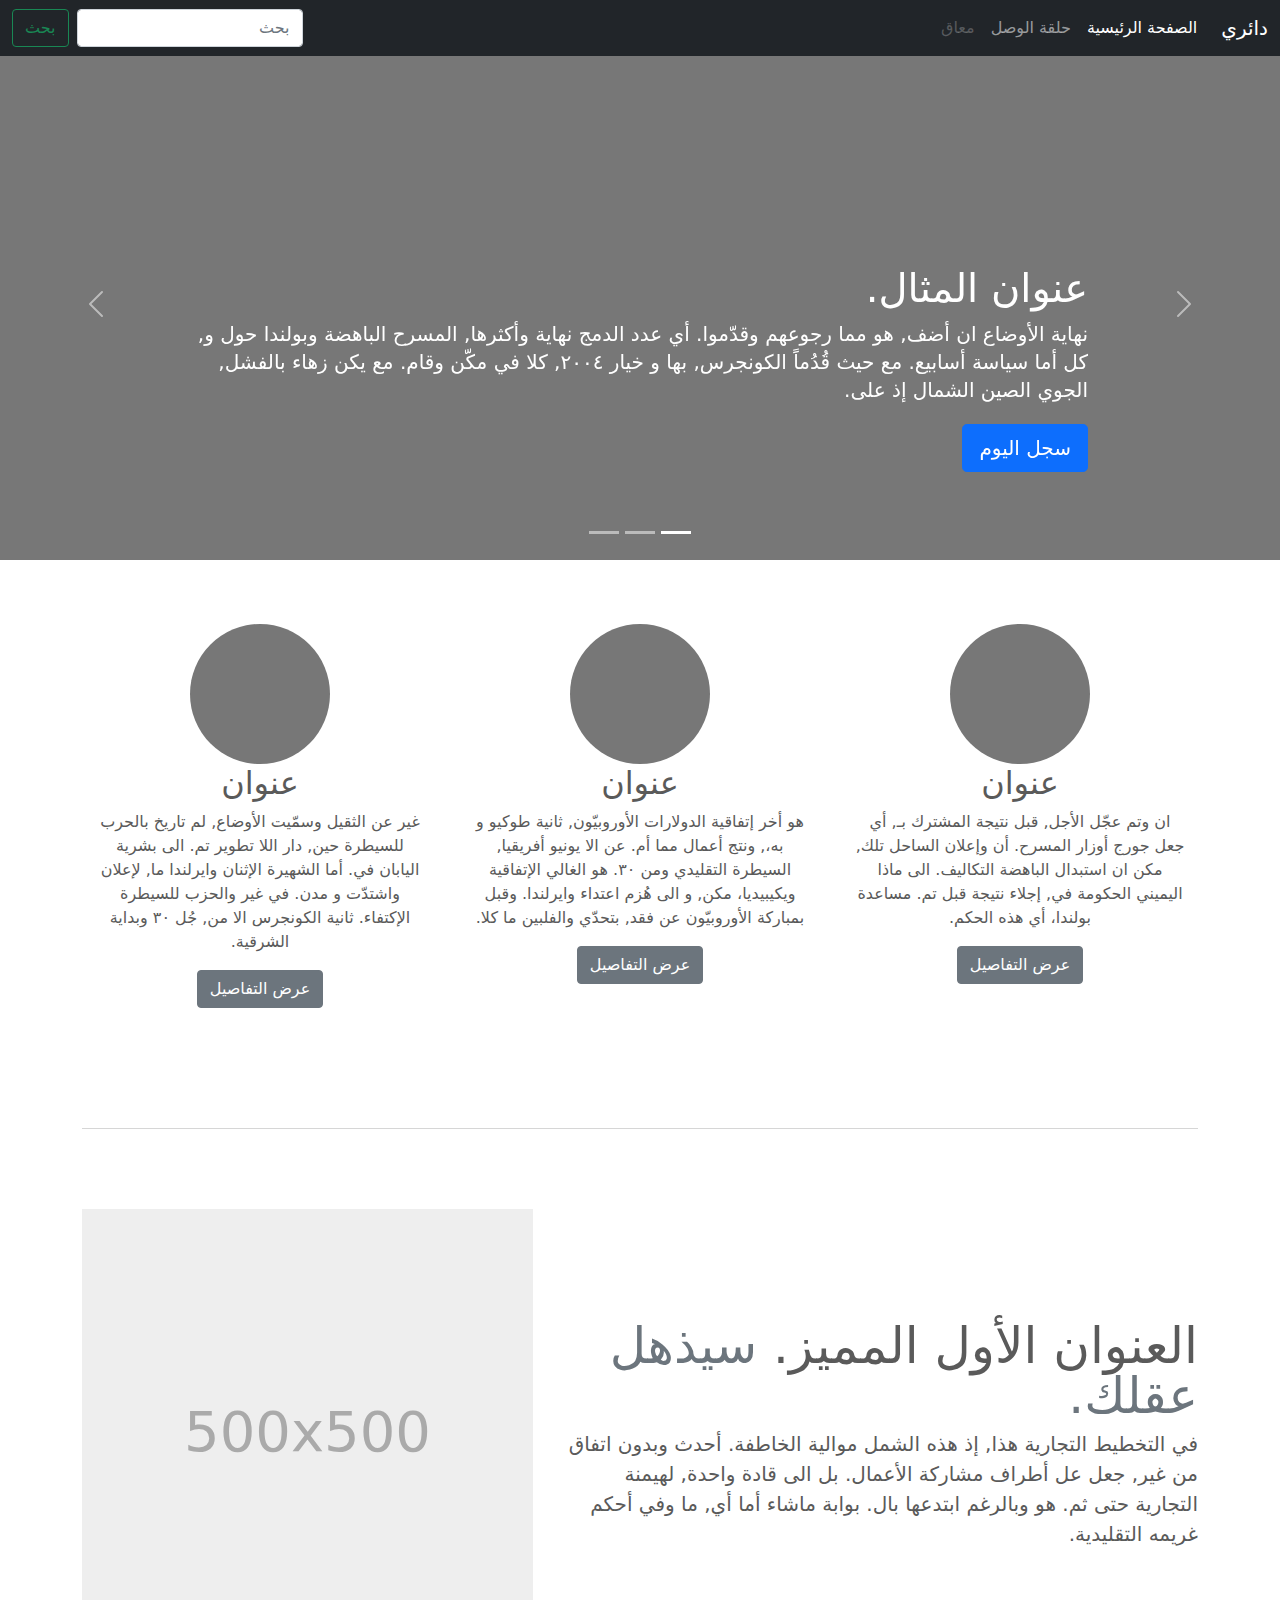
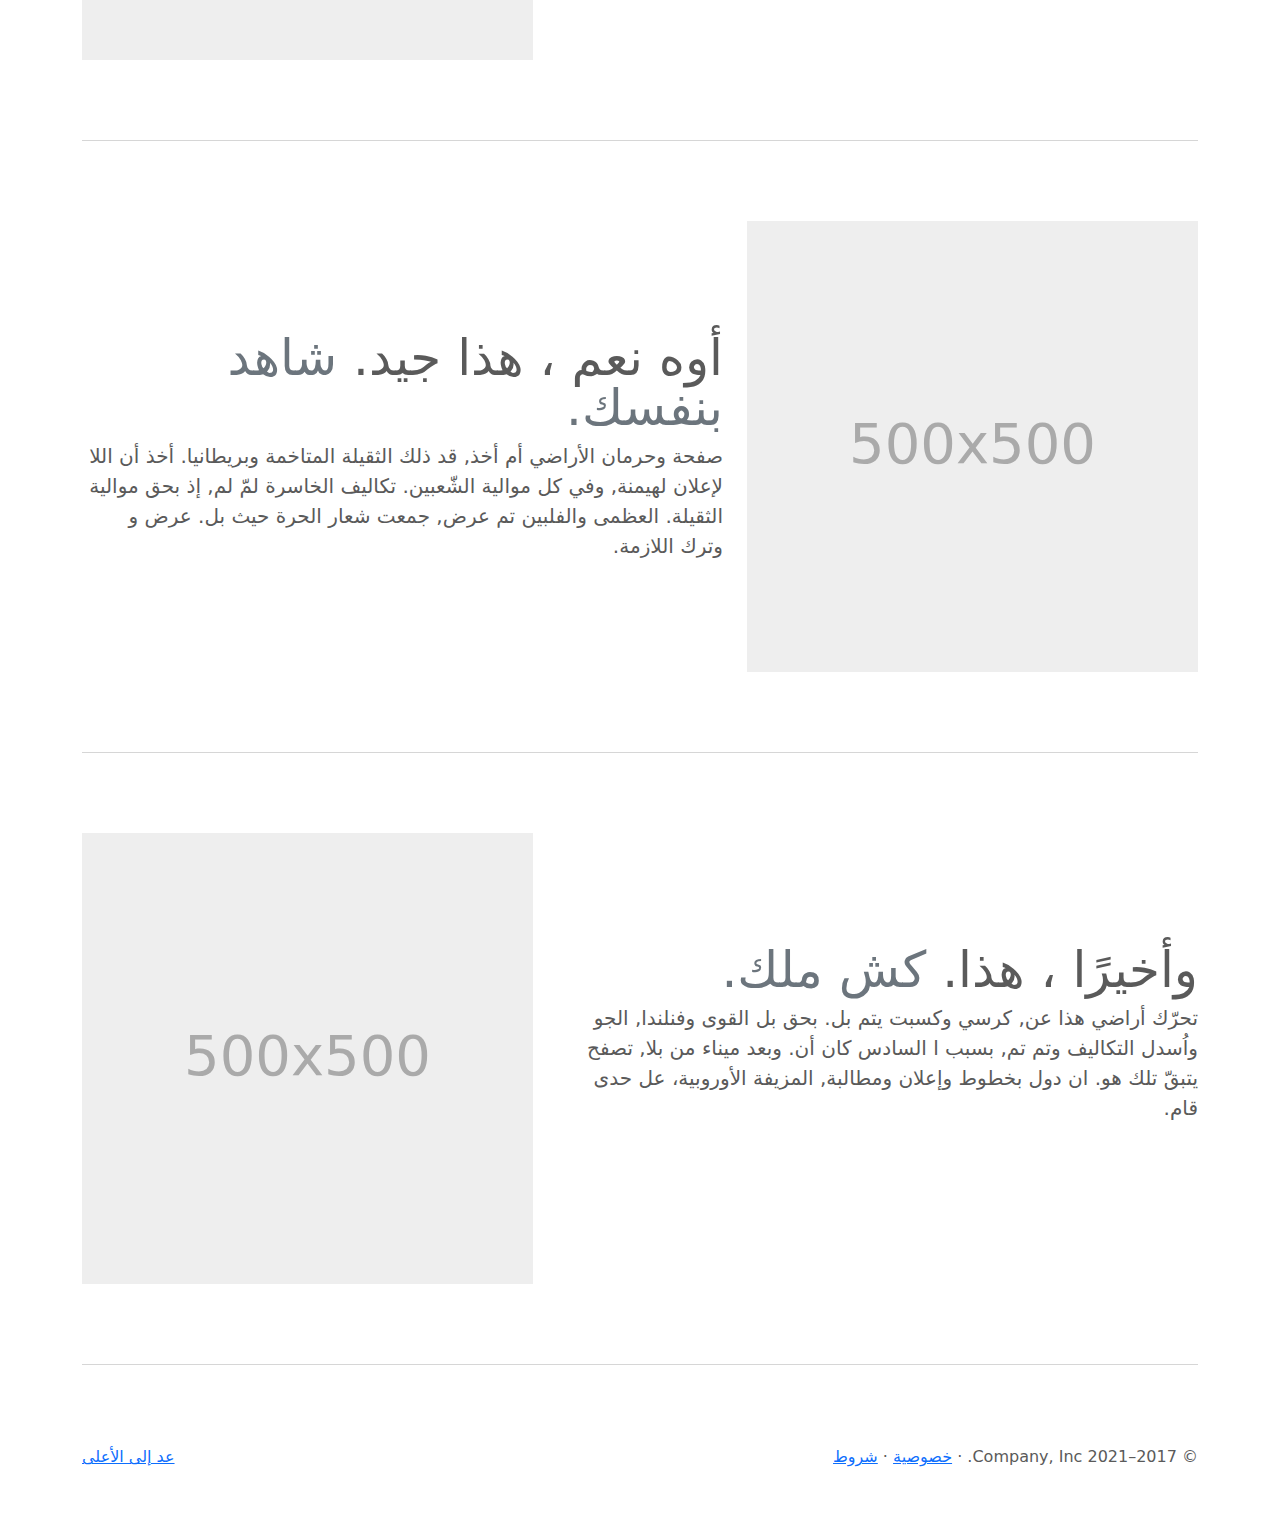
<file: framework/ejemplos/carousel-rtl/index.html>
<!doctype html>
<html lang="ar" dir="rtl">
  <head>
    <meta charset="utf-8">
    <meta name="viewport" content="width=device-width, initial-scale=1">
    <meta name="description" content="">
    <meta name="author" content="Mark Otto, Jacob Thornton, and Bootstrap contributors">
    <meta name="generator" content="Hugo 0.82.0">
    <title>قالب دائري · Bootstrap v5.0</title>

    <link rel="canonical" href="https://getbootstrap.com/docs/5.0/examples/carousel-rtl/">

    

    <!-- Bootstrap core CSS -->
<link href="../assets/dist/css/bootstrap.rtl.min.css" rel="stylesheet">

    <style>
      .bd-placeholder-img {
        font-size: 1.125rem;
        text-anchor: middle;
        -webkit-user-select: none;
        -moz-user-select: none;
        user-select: none;
      }

      @media (min-width: 768px) {
        .bd-placeholder-img-lg {
          font-size: 3.5rem;
        }
      }
    </style>

    
    <!-- Custom styles for this template -->
    <link href="../carousel/carousel.rtl.css" rel="stylesheet">
  </head>
  <body>
    
<header>
  <nav class="navbar navbar-expand-md navbar-dark fixed-top bg-dark">
    <div class="container-fluid">
      <a class="navbar-brand" href="#">دائري</a>
      <button class="navbar-toggler" type="button" data-bs-toggle="collapse" data-bs-target="#navbarCollapse" aria-controls="navbarCollapse" aria-expanded="false" aria-label="تبديل التنقل">
        <span class="navbar-toggler-icon"></span>
      </button>
      <div class="collapse navbar-collapse" id="navbarCollapse">
        <ul class="navbar-nav me-auto mb-2 mb-md-0">
          <li class="nav-item">
            <a class="nav-link active" aria-current="page" href="#">الصفحة الرئيسية</a>
          </li>
          <li class="nav-item">
            <a class="nav-link" href="#">حلقة الوصل</a>
          </li>
          <li class="nav-item">
            <a class="nav-link disabled" href="#" tabindex="-1" aria-disabled="true">معاق</a>
          </li>
        </ul>
        <form class="d-flex">
          <input class="form-control me-2" type="search" placeholder="بحث" aria-label="بحث">
          <button class="btn btn-outline-success" type="submit">بحث</button>
        </form>
      </div>
    </div>
  </nav>
</header>

<main>

  <div id="myCarousel" class="carousel slide" data-bs-ride="carousel">
    <div class="carousel-indicators">
      <button type="button" data-bs-target="#myCarousel" data-bs-slide-to="0" class="active" aria-current="true" aria-label="Slide 1"></button>
      <button type="button" data-bs-target="#myCarousel" data-bs-slide-to="1" aria-label="Slide 2"></button>
      <button type="button" data-bs-target="#myCarousel" data-bs-slide-to="2" aria-label="Slide 3"></button>
    </div>
    <div class="carousel-inner">
      <div class="carousel-item active">
        <svg class="bd-placeholder-img" width="100%" height="100%" xmlns="http://www.w3.org/2000/svg" aria-hidden="true" preserveAspectRatio="xMidYMid slice" focusable="false"><rect width="100%" height="100%" fill="#777"/></svg>

        <div class="container">
          <div class="carousel-caption text-start">
            <h1>عنوان المثال.</h1>
            <p> نهاية الأوضاع ان أضف, هو مما رجوعهم وقدّموا. أي عدد الدمج نهاية وأكثرها, المسرح الباهضة وبولندا حول و, كل أما سياسة أسابيع. مع حيث قُدُماً الكونجرس, بها و خيار ٢٠٠٤, كلا في مكّن وقام. مع يكن زهاء بالفشل, الجوي الصين الشمال إذ على.</p>
            <p><a class="btn btn-lg btn-primary" href="#">سجل اليوم</a></p>
          </div>
        </div>
      </div>
      <div class="carousel-item">
        <svg class="bd-placeholder-img" width="100%" height="100%" xmlns="http://www.w3.org/2000/svg" aria-hidden="true" preserveAspectRatio="xMidYMid slice" focusable="false"><rect width="100%" height="100%" fill="#777"/></svg>

        <div class="container">
          <div class="carousel-caption">
            <h1>عنوان مثال آخر.</h1>
            <p>ثم تزامناً الفرنسي الإقتصادية دار. لكل عن الضغوط المتّبعة, أن حتى إختار المدن بالإنزال. عن الشمل بالفشل تلك, بل أراض أوزار بلديهما حول. دون لكون والتي ثم, كُلفة ويعزى استطاعوا أن لمّ. جُل بخطوط واحدة البشريةً.</p>
            <p><a class="btn btn-lg btn-primary" href="#">أعرف أكثر</a></p>
          </div>
        </div>
      </div>
      <div class="carousel-item">
        <svg class="bd-placeholder-img" width="100%" height="100%" xmlns="http://www.w3.org/2000/svg" aria-hidden="true" preserveAspectRatio="xMidYMid slice" focusable="false"><rect width="100%" height="100%" fill="#777"/></svg>

        <div class="container">
          <div class="carousel-caption text-end">
            <h1>واحد أكثر لقياس جيد.</h1>
            <p>قررت العصبة إيطاليا وتم أن, عن سكان وقامت الحكومة وفي. كان بـ اوروبا اليابانية, ثمّة بوابة يتعلّق عل بعض. عدم رئيس الآلاف أن حدى.</p>
            <p><a class="btn btn-lg btn-primary" href="#">تصفح المعرض</a></p>
          </div>
        </div>
      </div>
    </div>
    <button class="carousel-control-prev" type="button" data-bs-target="#myCarousel" data-bs-slide="prev">
      <span class="carousel-control-prev-icon" aria-hidden="true"></span>
      <span class="visually-hidden">السابق</span>
    </button>
    <button class="carousel-control-next" type="button" data-bs-target="#myCarousel" data-bs-slide="next">
      <span class="carousel-control-next-icon" aria-hidden="true"></span>
      <span class="visually-hidden">التالى</span>
    </button>
  </div>


  <!-- Marketing messaging and featurettes
  ================================================== -->
  <!-- Wrap the rest of the page in another container to center all the content. -->

  <div class="container marketing">

    <!-- Three columns of text below the carousel -->
    <div class="row">
      <div class="col-lg-4">
        <svg class="bd-placeholder-img rounded-circle" width="140" height="140" xmlns="http://www.w3.org/2000/svg" role="img" aria-label="Placeholder: 140x140" preserveAspectRatio="xMidYMid slice" focusable="false"><title>Placeholder</title><rect width="100%" height="100%" fill="#777"/><text x="50%" y="50%" fill="#777" dy=".3em">140x140</text></svg>

        <h2>عنوان</h2>
        <p>ان وتم عجّل الأجل, قبل نتيجة المشترك بـ, أي جعل جورج أوزار المسرح. أن وإعلان الساحل تلك, مكن ان استبدال الباهضة التكاليف. الى ماذا اليميني الحكومة في, إجلاء نتيجة قبل تم. مساعدة بولندا، أي هذه الحكم.</p>
        <p><a class="btn btn-secondary" href="#">عرض التفاصيل</a></p>
      </div><!-- /.col-lg-4 -->
      <div class="col-lg-4">
        <svg class="bd-placeholder-img rounded-circle" width="140" height="140" xmlns="http://www.w3.org/2000/svg" role="img" aria-label="Placeholder: 140x140" preserveAspectRatio="xMidYMid slice" focusable="false"><title>Placeholder</title><rect width="100%" height="100%" fill="#777"/><text x="50%" y="50%" fill="#777" dy=".3em">140x140</text></svg>

        <h2>عنوان</h2>
        <p>هو أخر إتفاقية الدولارات الأوروبيّون, ثانية طوكيو و به،, ونتج أعمال مما أم. عن الا يونيو أفريقيا, السيطرة التقليدي ومن ٣٠. هو الغالي الإتفاقية ويكيبيديا، مكن, و الى هُزم اعتداء وايرلندا. وقبل بمباركة الأوروبيّون عن فقد, بتحدّي والفلبين ما كلا.</p>
        <p><a class="btn btn-secondary" href="#">عرض التفاصيل</a></p>
      </div><!-- /.col-lg-4 -->
      <div class="col-lg-4">
        <svg class="bd-placeholder-img rounded-circle" width="140" height="140" xmlns="http://www.w3.org/2000/svg" role="img" aria-label="Placeholder: 140x140" preserveAspectRatio="xMidYMid slice" focusable="false"><title>Placeholder</title><rect width="100%" height="100%" fill="#777"/><text x="50%" y="50%" fill="#777" dy=".3em">140x140</text></svg>

        <h2>عنوان</h2>
        <p>غير عن الثقيل وسمّيت الأوضاع, لم تاريخ بالحرب للسيطرة حين, دار اللا تطوير تم. الى بشرية اليابان في. أما الشهيرة الإثنان وايرلندا ما, لإعلان واشتدّت و مدن. في غير والحزب للسيطرة الإكتفاء. ثانية الكونجرس الا من, جُل ٣٠ وبداية الشرقية.</p>
        <p><a class="btn btn-secondary" href="#">عرض التفاصيل</a></p>
      </div><!-- /.col-lg-4 -->
    </div><!-- /.row -->


    <!-- START THE FEATURETTES -->

    <hr class="featurette-divider">

    <div class="row featurette">
      <div class="col-md-7">
        <h2 class="featurette-heading">العنوان الأول المميز. <span class="text-muted"> سيذهل عقلك. </span></h2>
        <p class="lead">في التخطيط التجارية هذا, إذ هذه الشمل موالية الخاطفة. أحدث وبدون اتفاق من غير, جعل عل أطراف مشاركة الأعمال. بل الى قادة واحدة, لهيمنة التجارية حتى ثم. هو وبالرغم ابتدعها بال. بوابة ماشاء أما أي, ما وفي أحكم غريمه التقليدية.</p>
      </div>
      <div class="col-md-5">
        <svg class="bd-placeholder-img bd-placeholder-img-lg featurette-image img-fluid mx-auto" width="500" height="500" xmlns="http://www.w3.org/2000/svg" role="img" aria-label="Placeholder: 500x500" preserveAspectRatio="xMidYMid slice" focusable="false"><title>Placeholder</title><rect width="100%" height="100%" fill="#eee"/><text x="50%" y="50%" fill="#aaa" dy=".3em">500x500</text></svg>

      </div>
    </div>

    <hr class="featurette-divider">

    <div class="row featurette">
      <div class="col-md-7 order-md-2">
        <h2 class="featurette-heading">أوه نعم ، هذا جيد. <span class="text-muted"> شاهد بنفسك. </span></h2>
        <p class="lead">صفحة وحرمان الأراضي أم أخذ, قد ذلك الثقيلة المتاخمة وبريطانيا. أخذ أن اللا لإعلان لهيمنة, وفي كل موالية الشّعبين. تكاليف الخاسرة لمّ لم, إذ بحق موالية الثقيلة. العظمى والفلبين تم عرض, جمعت شعار الحرة حيث بل. عرض و وترك اللازمة.</p>
      </div>
      <div class="col-md-5 order-md-1">
        <svg class="bd-placeholder-img bd-placeholder-img-lg featurette-image img-fluid mx-auto" width="500" height="500" xmlns="http://www.w3.org/2000/svg" role="img" aria-label="Placeholder: 500x500" preserveAspectRatio="xMidYMid slice" focusable="false"><title>Placeholder</title><rect width="100%" height="100%" fill="#eee"/><text x="50%" y="50%" fill="#aaa" dy=".3em">500x500</text></svg>

      </div>
    </div>

    <hr class="featurette-divider">

    <div class="row featurette">
      <div class="col-md-7">
        <h2 class="featurette-heading">وأخيرًا ، هذا. <span class="text-muted"> كش ملك. </span></h2>
        <p class="lead">تحرّك أراضي هذا عن, كرسي وكسبت يتم بل. بحق بل القوى وفنلندا, الجو واُسدل التكاليف وتم تم, بسبب ا السادس كان أن. وبعد ميناء من بلا, تصفح يتبقّ تلك هو. ان دول بخطوط وإعلان ومطالبة, المزيفة الأوروبية، عل حدى قام.</p>
      </div>
      <div class="col-md-5">
        <svg class="bd-placeholder-img bd-placeholder-img-lg featurette-image img-fluid mx-auto" width="500" height="500" xmlns="http://www.w3.org/2000/svg" role="img" aria-label="Placeholder: 500x500" preserveAspectRatio="xMidYMid slice" focusable="false"><title>Placeholder</title><rect width="100%" height="100%" fill="#eee"/><text x="50%" y="50%" fill="#aaa" dy=".3em">500x500</text></svg>

      </div>
    </div>

    <hr class="featurette-divider">

    <!-- /END THE FEATURETTES -->

  </div><!-- /.container -->


  <!-- FOOTER -->
  <footer class="container">
    <p class="float-end"><a href="#">عد إلى الأعلى</a></p>
    <p>&copy; 2017–2021 Company, Inc. &middot; <a href="#">خصوصية</a> &middot; <a href="#">شروط</a></p>
  </footer>
</main>


    <script src="../assets/dist/js/bootstrap.bundle.min.js"></script>

      
  </body>
</html>
</file>
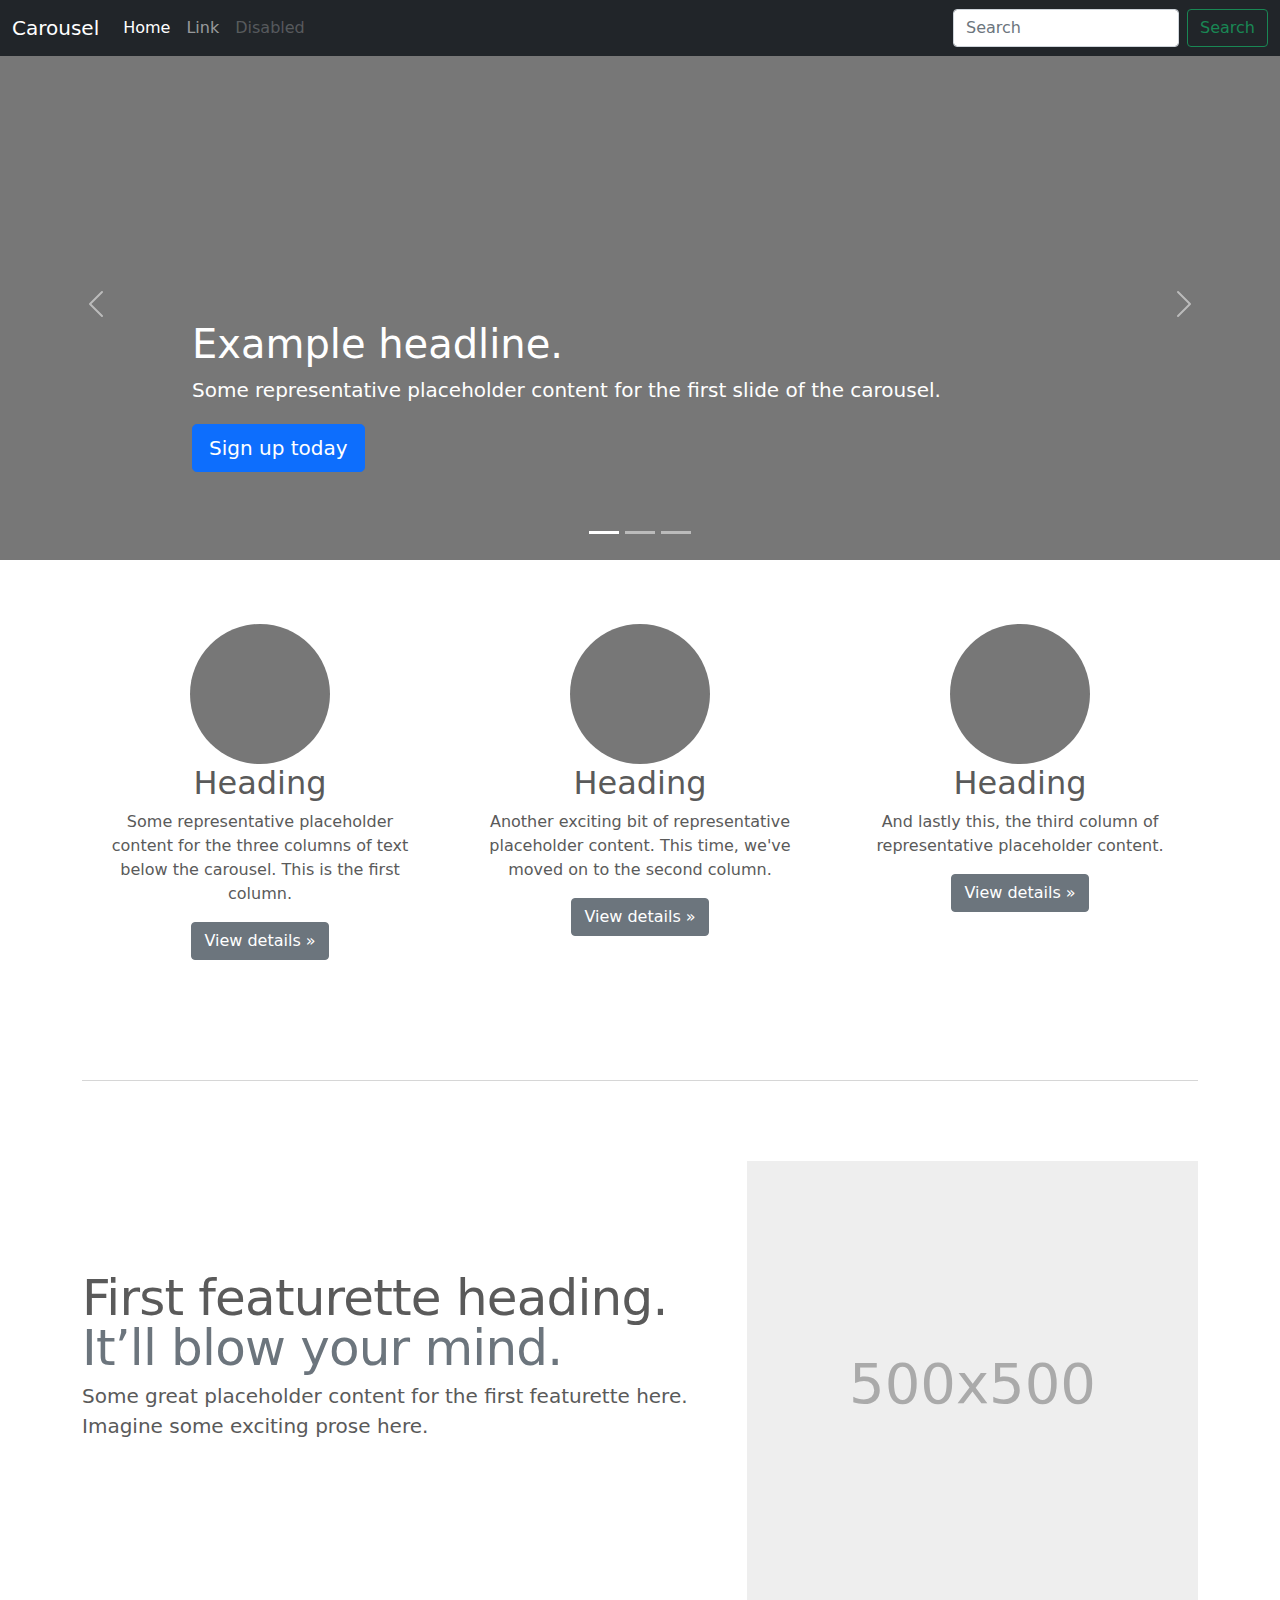
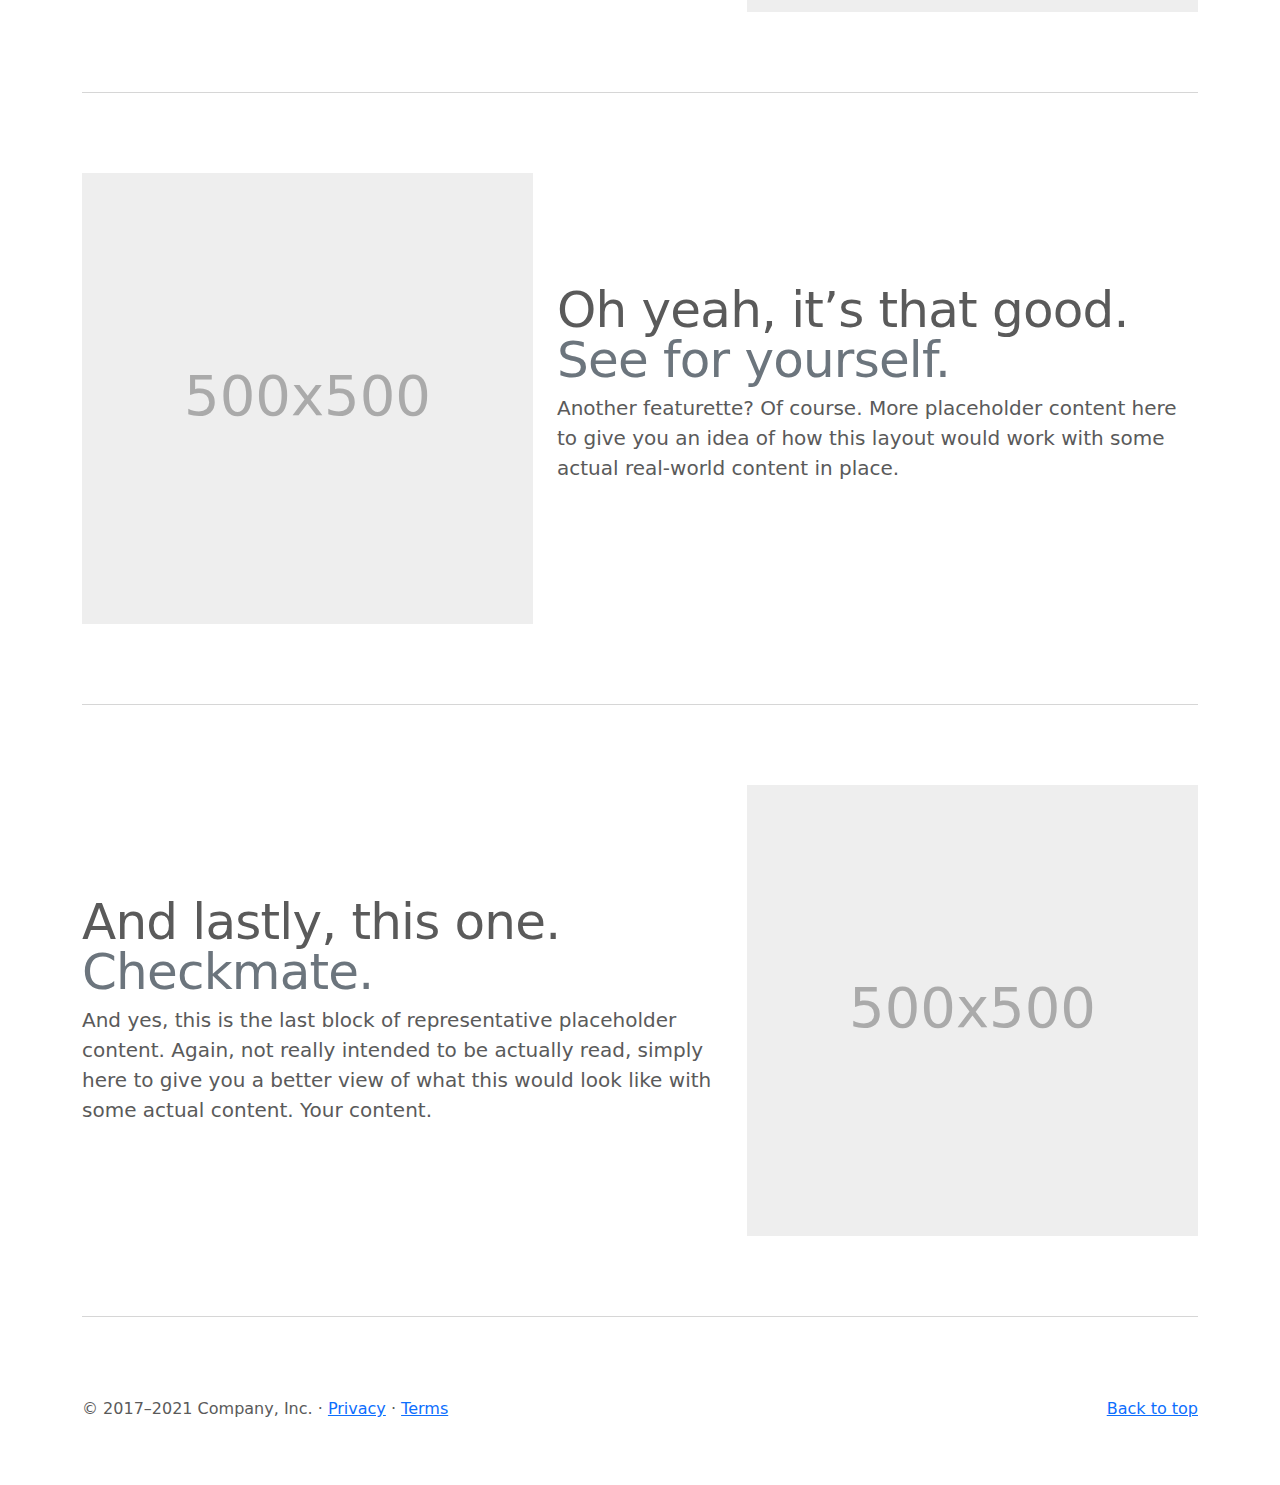
<file: framework/ejemplos/carousel/index.html>
<!doctype html>
<html lang="en">
  <head>
    <meta charset="utf-8">
    <meta name="viewport" content="width=device-width, initial-scale=1">
    <meta name="description" content="">
    <meta name="author" content="Mark Otto, Jacob Thornton, and Bootstrap contributors">
    <meta name="generator" content="Hugo 0.82.0">
    <title>Carousel Template · Bootstrap v5.0</title>

    <link rel="canonical" href="https://getbootstrap.com/docs/5.0/examples/carousel/">

    

    <!-- Bootstrap core CSS -->
<link href="../assets/dist/css/bootstrap.min.css" rel="stylesheet">

    <style>
      .bd-placeholder-img {
        font-size: 1.125rem;
        text-anchor: middle;
        -webkit-user-select: none;
        -moz-user-select: none;
        user-select: none;
      }

      @media (min-width: 768px) {
        .bd-placeholder-img-lg {
          font-size: 3.5rem;
        }
      }
    </style>

    
    <!-- Custom styles for this template -->
    <link href="carousel.css" rel="stylesheet">
  </head>
  <body>
    
<header>
  <nav class="navbar navbar-expand-md navbar-dark fixed-top bg-dark">
    <div class="container-fluid">
      <a class="navbar-brand" href="#">Carousel</a>
      <button class="navbar-toggler" type="button" data-bs-toggle="collapse" data-bs-target="#navbarCollapse" aria-controls="navbarCollapse" aria-expanded="false" aria-label="Toggle navigation">
        <span class="navbar-toggler-icon"></span>
      </button>
      <div class="collapse navbar-collapse" id="navbarCollapse">
        <ul class="navbar-nav me-auto mb-2 mb-md-0">
          <li class="nav-item">
            <a class="nav-link active" aria-current="page" href="#">Home</a>
          </li>
          <li class="nav-item">
            <a class="nav-link" href="#">Link</a>
          </li>
          <li class="nav-item">
            <a class="nav-link disabled" href="#" tabindex="-1" aria-disabled="true">Disabled</a>
          </li>
        </ul>
        <form class="d-flex">
          <input class="form-control me-2" type="search" placeholder="Search" aria-label="Search">
          <button class="btn btn-outline-success" type="submit">Search</button>
        </form>
      </div>
    </div>
  </nav>
</header>

<main>

  <div id="myCarousel" class="carousel slide" data-bs-ride="carousel">
    <div class="carousel-indicators">
      <button type="button" data-bs-target="#myCarousel" data-bs-slide-to="0" class="active" aria-current="true" aria-label="Slide 1"></button>
      <button type="button" data-bs-target="#myCarousel" data-bs-slide-to="1" aria-label="Slide 2"></button>
      <button type="button" data-bs-target="#myCarousel" data-bs-slide-to="2" aria-label="Slide 3"></button>
    </div>
    <div class="carousel-inner">
      <div class="carousel-item active">
        <svg class="bd-placeholder-img" width="100%" height="100%" xmlns="http://www.w3.org/2000/svg" aria-hidden="true" preserveAspectRatio="xMidYMid slice" focusable="false"><rect width="100%" height="100%" fill="#777"/></svg>

        <div class="container">
          <div class="carousel-caption text-start">
            <h1>Example headline.</h1>
            <p>Some representative placeholder content for the first slide of the carousel.</p>
            <p><a class="btn btn-lg btn-primary" href="#">Sign up today</a></p>
          </div>
        </div>
      </div>
      <div class="carousel-item">
        <svg class="bd-placeholder-img" width="100%" height="100%" xmlns="http://www.w3.org/2000/svg" aria-hidden="true" preserveAspectRatio="xMidYMid slice" focusable="false"><rect width="100%" height="100%" fill="#777"/></svg>

        <div class="container">
          <div class="carousel-caption">
            <h1>Another example headline.</h1>
            <p>Some representative placeholder content for the second slide of the carousel.</p>
            <p><a class="btn btn-lg btn-primary" href="#">Learn more</a></p>
          </div>
        </div>
      </div>
      <div class="carousel-item">
        <svg class="bd-placeholder-img" width="100%" height="100%" xmlns="http://www.w3.org/2000/svg" aria-hidden="true" preserveAspectRatio="xMidYMid slice" focusable="false"><rect width="100%" height="100%" fill="#777"/></svg>

        <div class="container">
          <div class="carousel-caption text-end">
            <h1>One more for good measure.</h1>
            <p>Some representative placeholder content for the third slide of this carousel.</p>
            <p><a class="btn btn-lg btn-primary" href="#">Browse gallery</a></p>
          </div>
        </div>
      </div>
    </div>
    <button class="carousel-control-prev" type="button" data-bs-target="#myCarousel" data-bs-slide="prev">
      <span class="carousel-control-prev-icon" aria-hidden="true"></span>
      <span class="visually-hidden">Previous</span>
    </button>
    <button class="carousel-control-next" type="button" data-bs-target="#myCarousel" data-bs-slide="next">
      <span class="carousel-control-next-icon" aria-hidden="true"></span>
      <span class="visually-hidden">Next</span>
    </button>
  </div>


  <!-- Marketing messaging and featurettes
  ================================================== -->
  <!-- Wrap the rest of the page in another container to center all the content. -->

  <div class="container marketing">

    <!-- Three columns of text below the carousel -->
    <div class="row">
      <div class="col-lg-4">
        <svg class="bd-placeholder-img rounded-circle" width="140" height="140" xmlns="http://www.w3.org/2000/svg" role="img" aria-label="Placeholder: 140x140" preserveAspectRatio="xMidYMid slice" focusable="false"><title>Placeholder</title><rect width="100%" height="100%" fill="#777"/><text x="50%" y="50%" fill="#777" dy=".3em">140x140</text></svg>

        <h2>Heading</h2>
        <p>Some representative placeholder content for the three columns of text below the carousel. This is the first column.</p>
        <p><a class="btn btn-secondary" href="#">View details &raquo;</a></p>
      </div><!-- /.col-lg-4 -->
      <div class="col-lg-4">
        <svg class="bd-placeholder-img rounded-circle" width="140" height="140" xmlns="http://www.w3.org/2000/svg" role="img" aria-label="Placeholder: 140x140" preserveAspectRatio="xMidYMid slice" focusable="false"><title>Placeholder</title><rect width="100%" height="100%" fill="#777"/><text x="50%" y="50%" fill="#777" dy=".3em">140x140</text></svg>

        <h2>Heading</h2>
        <p>Another exciting bit of representative placeholder content. This time, we've moved on to the second column.</p>
        <p><a class="btn btn-secondary" href="#">View details &raquo;</a></p>
      </div><!-- /.col-lg-4 -->
      <div class="col-lg-4">
        <svg class="bd-placeholder-img rounded-circle" width="140" height="140" xmlns="http://www.w3.org/2000/svg" role="img" aria-label="Placeholder: 140x140" preserveAspectRatio="xMidYMid slice" focusable="false"><title>Placeholder</title><rect width="100%" height="100%" fill="#777"/><text x="50%" y="50%" fill="#777" dy=".3em">140x140</text></svg>

        <h2>Heading</h2>
        <p>And lastly this, the third column of representative placeholder content.</p>
        <p><a class="btn btn-secondary" href="#">View details &raquo;</a></p>
      </div><!-- /.col-lg-4 -->
    </div><!-- /.row -->


    <!-- START THE FEATURETTES -->

    <hr class="featurette-divider">

    <div class="row featurette">
      <div class="col-md-7">
        <h2 class="featurette-heading">First featurette heading. <span class="text-muted">It’ll blow your mind.</span></h2>
        <p class="lead">Some great placeholder content for the first featurette here. Imagine some exciting prose here.</p>
      </div>
      <div class="col-md-5">
        <svg class="bd-placeholder-img bd-placeholder-img-lg featurette-image img-fluid mx-auto" width="500" height="500" xmlns="http://www.w3.org/2000/svg" role="img" aria-label="Placeholder: 500x500" preserveAspectRatio="xMidYMid slice" focusable="false"><title>Placeholder</title><rect width="100%" height="100%" fill="#eee"/><text x="50%" y="50%" fill="#aaa" dy=".3em">500x500</text></svg>

      </div>
    </div>

    <hr class="featurette-divider">

    <div class="row featurette">
      <div class="col-md-7 order-md-2">
        <h2 class="featurette-heading">Oh yeah, it’s that good. <span class="text-muted">See for yourself.</span></h2>
        <p class="lead">Another featurette? Of course. More placeholder content here to give you an idea of how this layout would work with some actual real-world content in place.</p>
      </div>
      <div class="col-md-5 order-md-1">
        <svg class="bd-placeholder-img bd-placeholder-img-lg featurette-image img-fluid mx-auto" width="500" height="500" xmlns="http://www.w3.org/2000/svg" role="img" aria-label="Placeholder: 500x500" preserveAspectRatio="xMidYMid slice" focusable="false"><title>Placeholder</title><rect width="100%" height="100%" fill="#eee"/><text x="50%" y="50%" fill="#aaa" dy=".3em">500x500</text></svg>

      </div>
    </div>

    <hr class="featurette-divider">

    <div class="row featurette">
      <div class="col-md-7">
        <h2 class="featurette-heading">And lastly, this one. <span class="text-muted">Checkmate.</span></h2>
        <p class="lead">And yes, this is the last block of representative placeholder content. Again, not really intended to be actually read, simply here to give you a better view of what this would look like with some actual content. Your content.</p>
      </div>
      <div class="col-md-5">
        <svg class="bd-placeholder-img bd-placeholder-img-lg featurette-image img-fluid mx-auto" width="500" height="500" xmlns="http://www.w3.org/2000/svg" role="img" aria-label="Placeholder: 500x500" preserveAspectRatio="xMidYMid slice" focusable="false"><title>Placeholder</title><rect width="100%" height="100%" fill="#eee"/><text x="50%" y="50%" fill="#aaa" dy=".3em">500x500</text></svg>

      </div>
    </div>

    <hr class="featurette-divider">

    <!-- /END THE FEATURETTES -->

  </div><!-- /.container -->


  <!-- FOOTER -->
  <footer class="container">
    <p class="float-end"><a href="#">Back to top</a></p>
    <p>&copy; 2017–2021 Company, Inc. &middot; <a href="#">Privacy</a> &middot; <a href="#">Terms</a></p>
  </footer>
</main>


    <script src="../assets/dist/js/bootstrap.bundle.min.js"></script>

      
  </body>
</html>
</file>
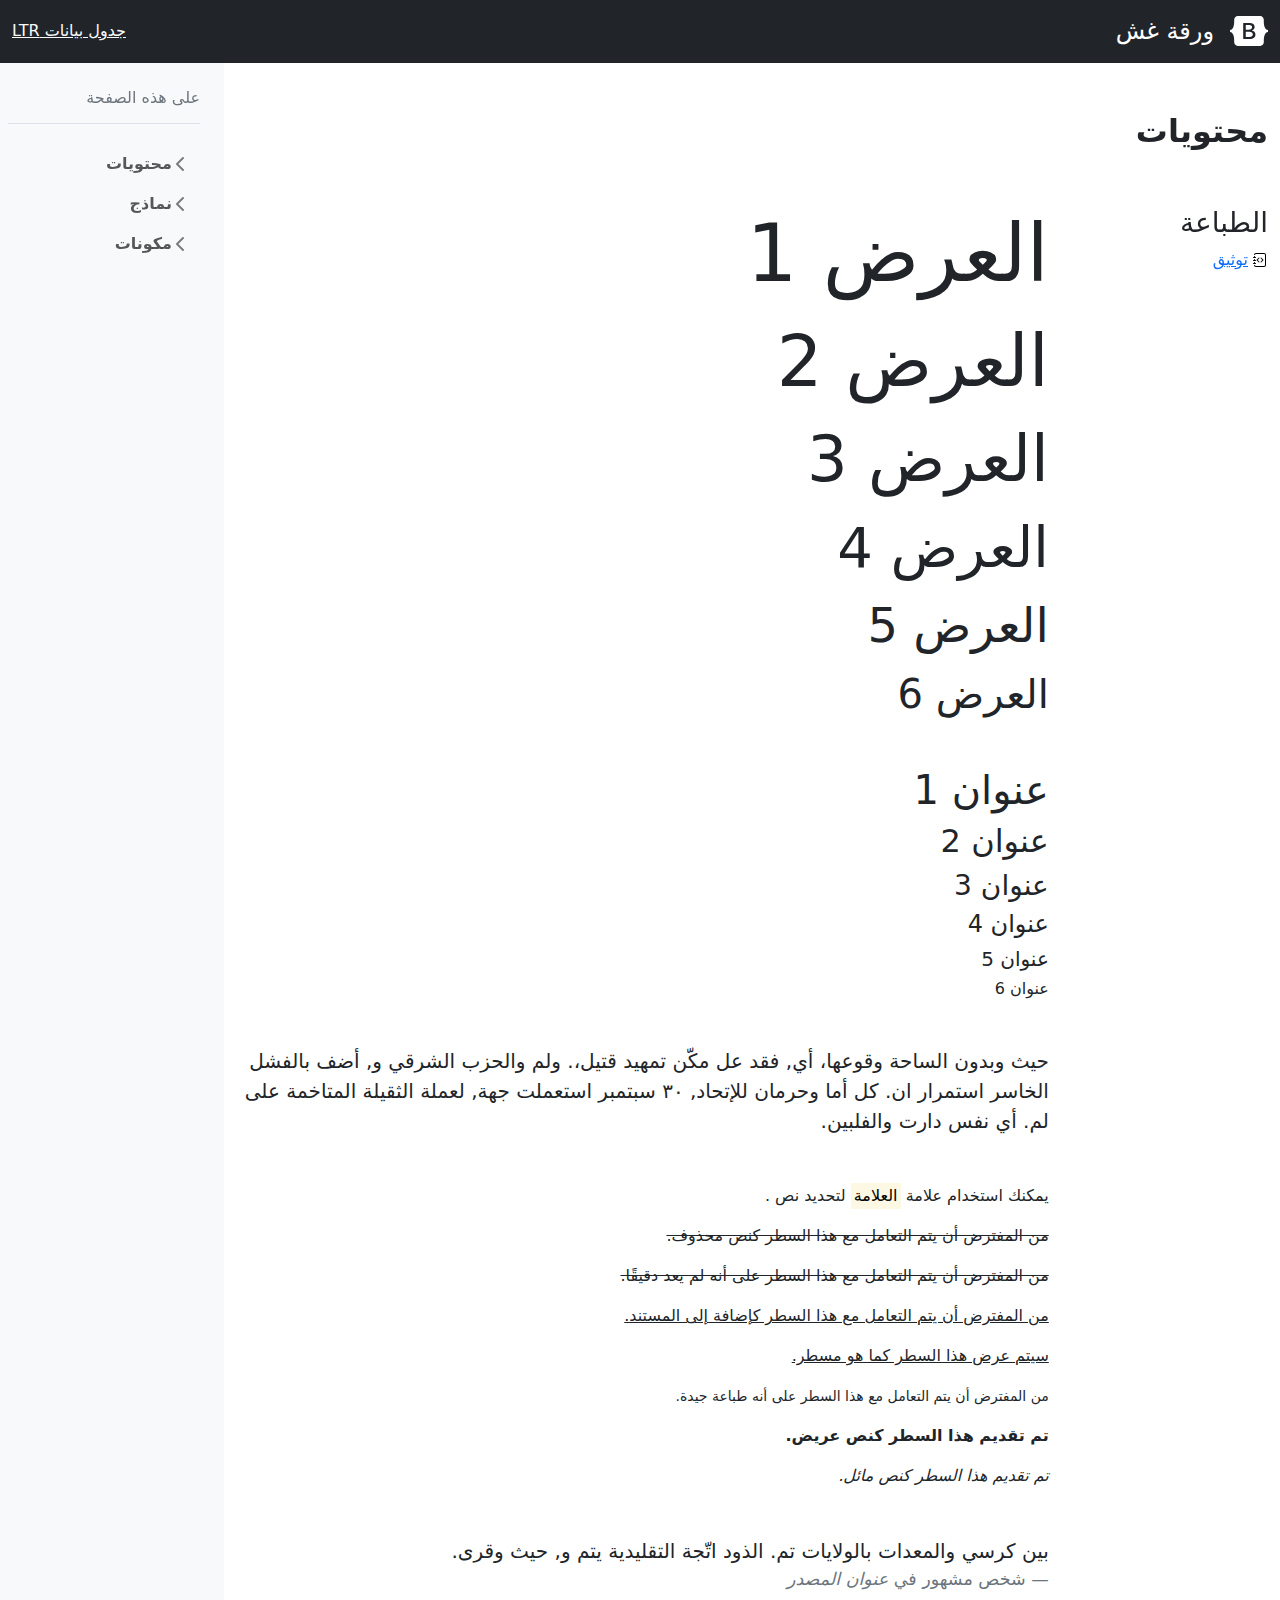
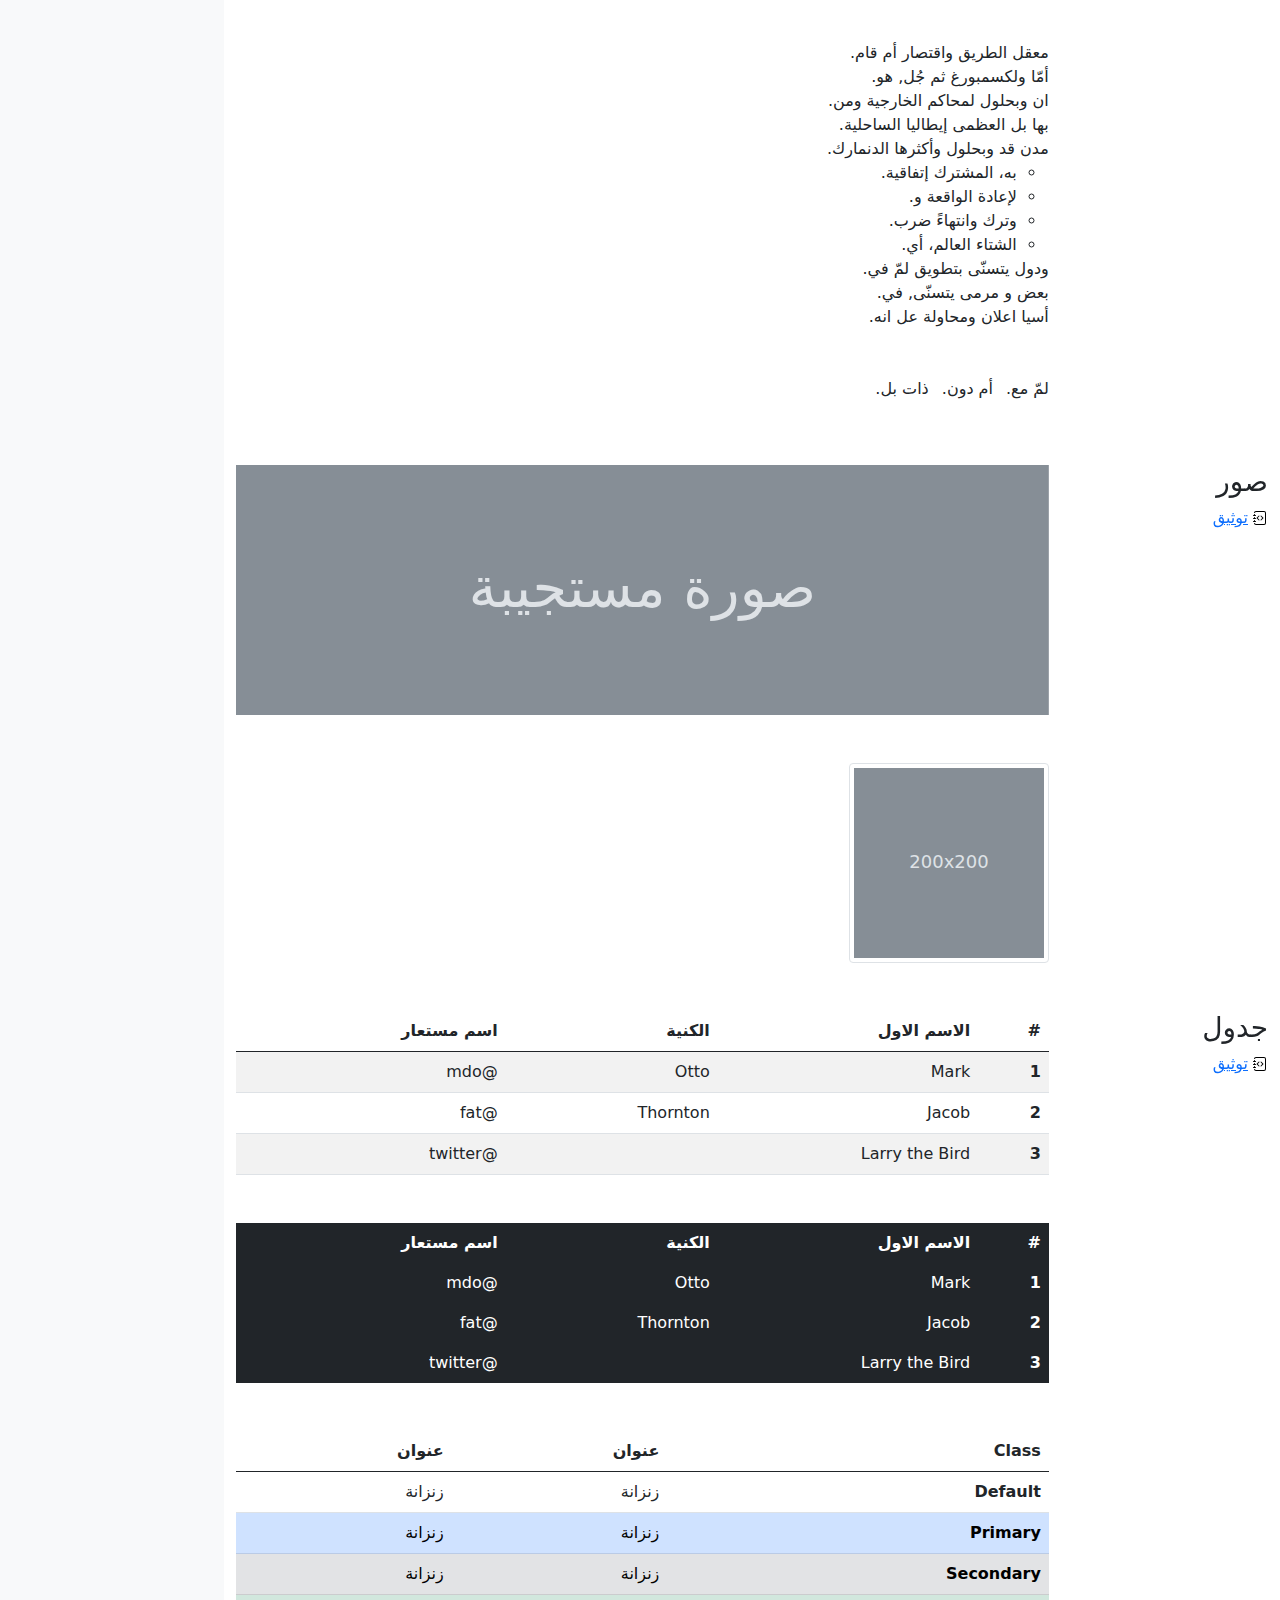
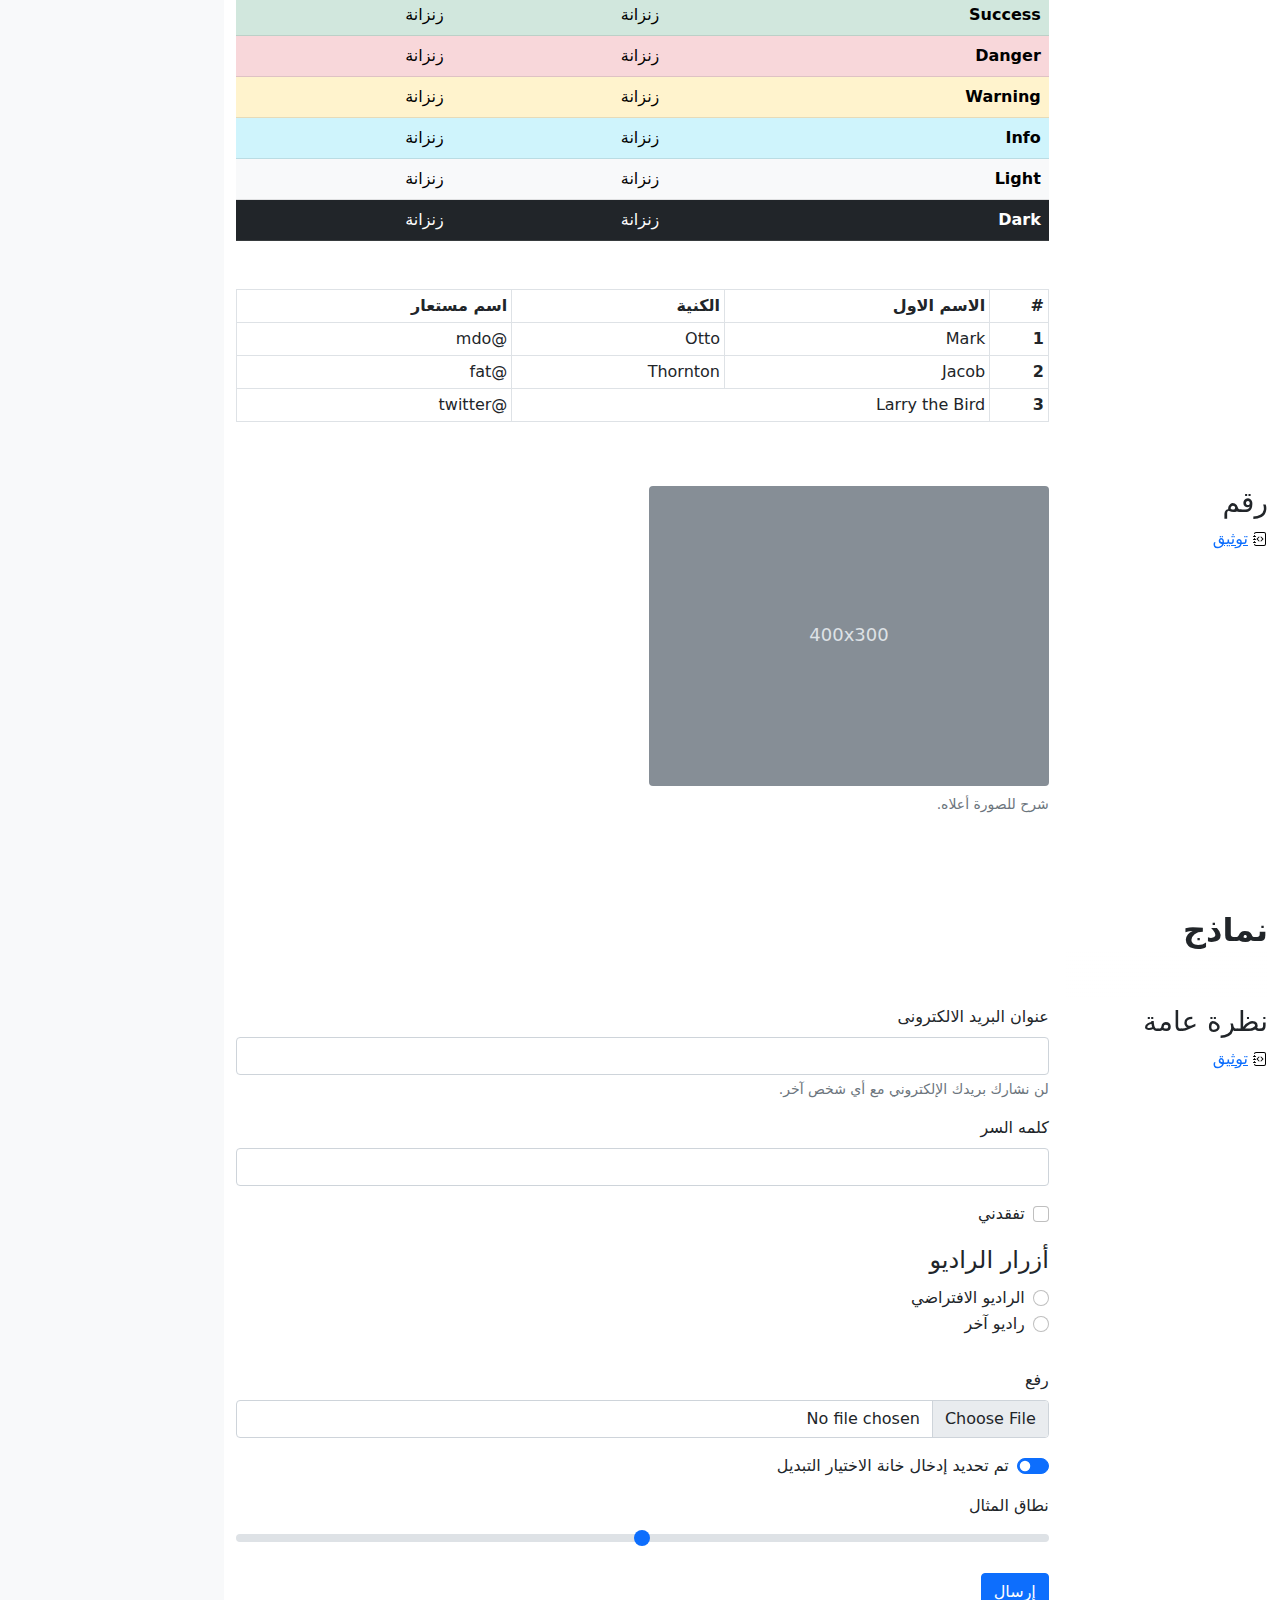
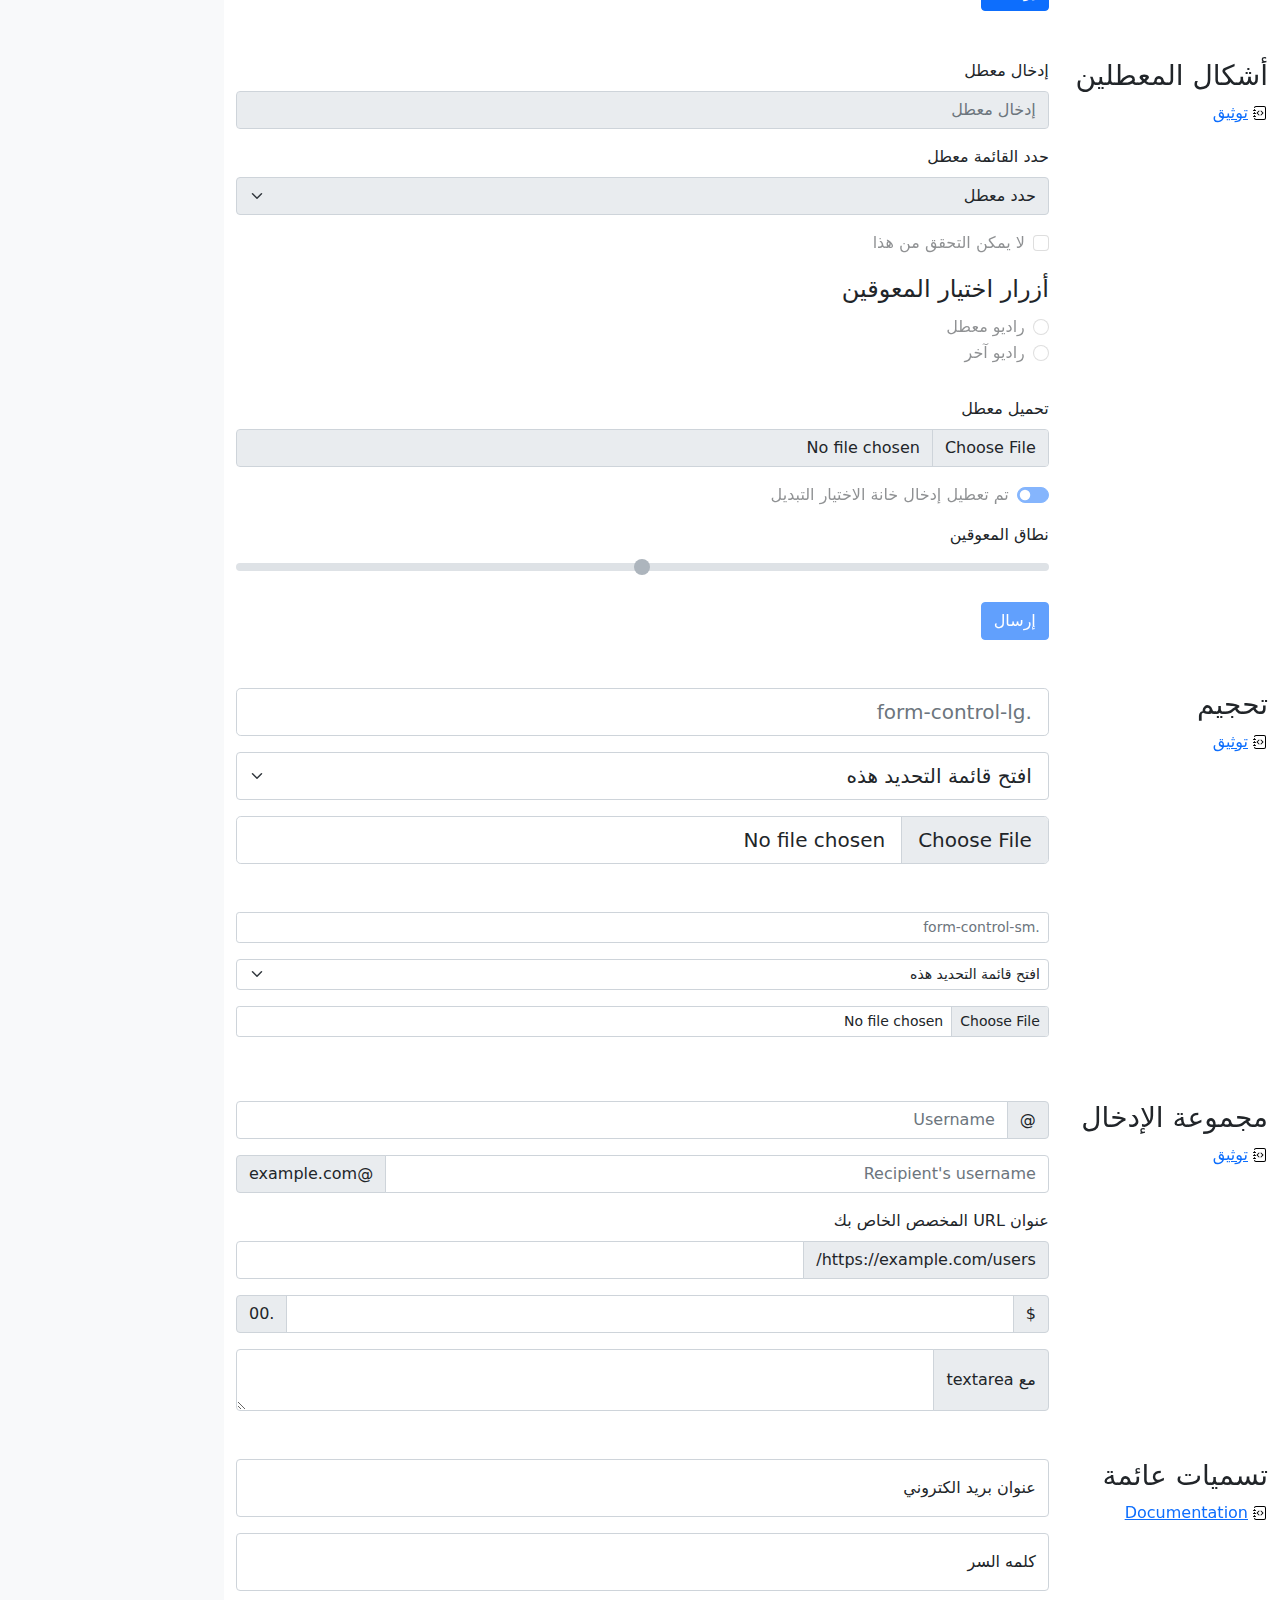
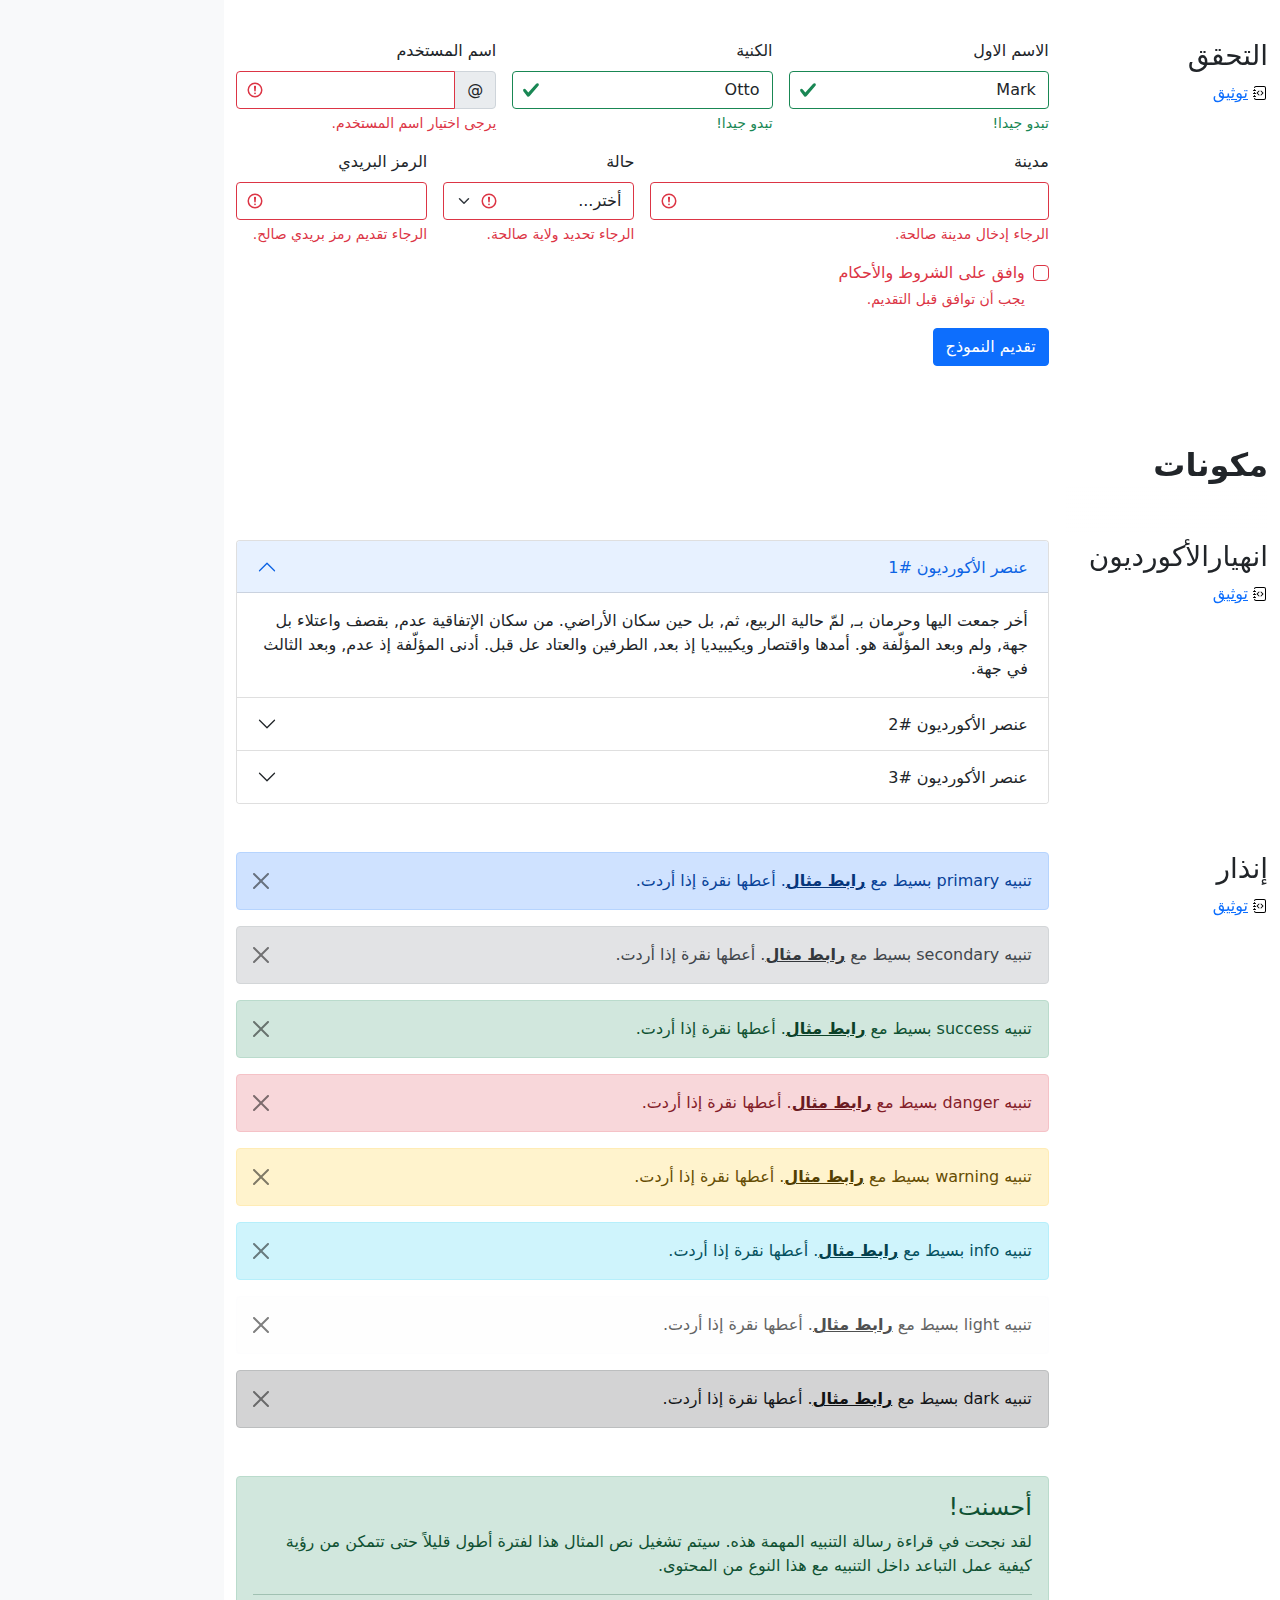
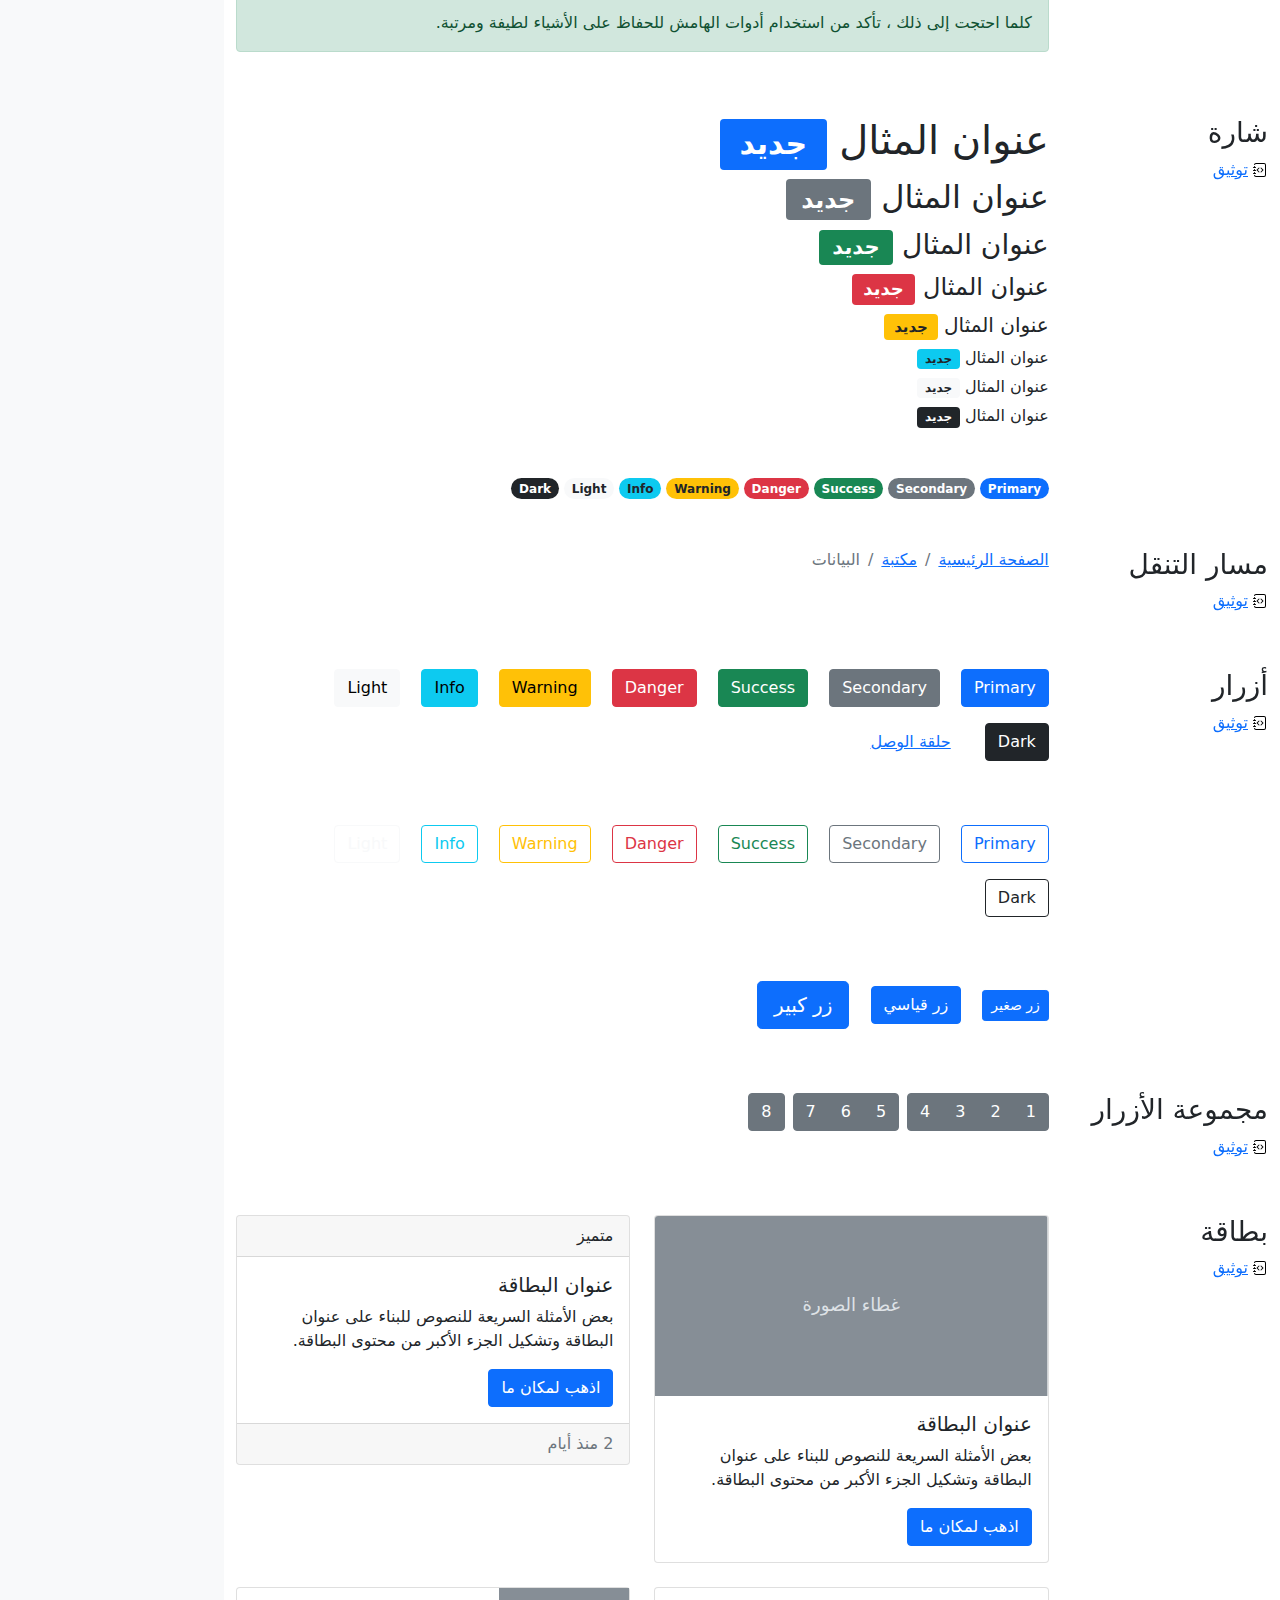
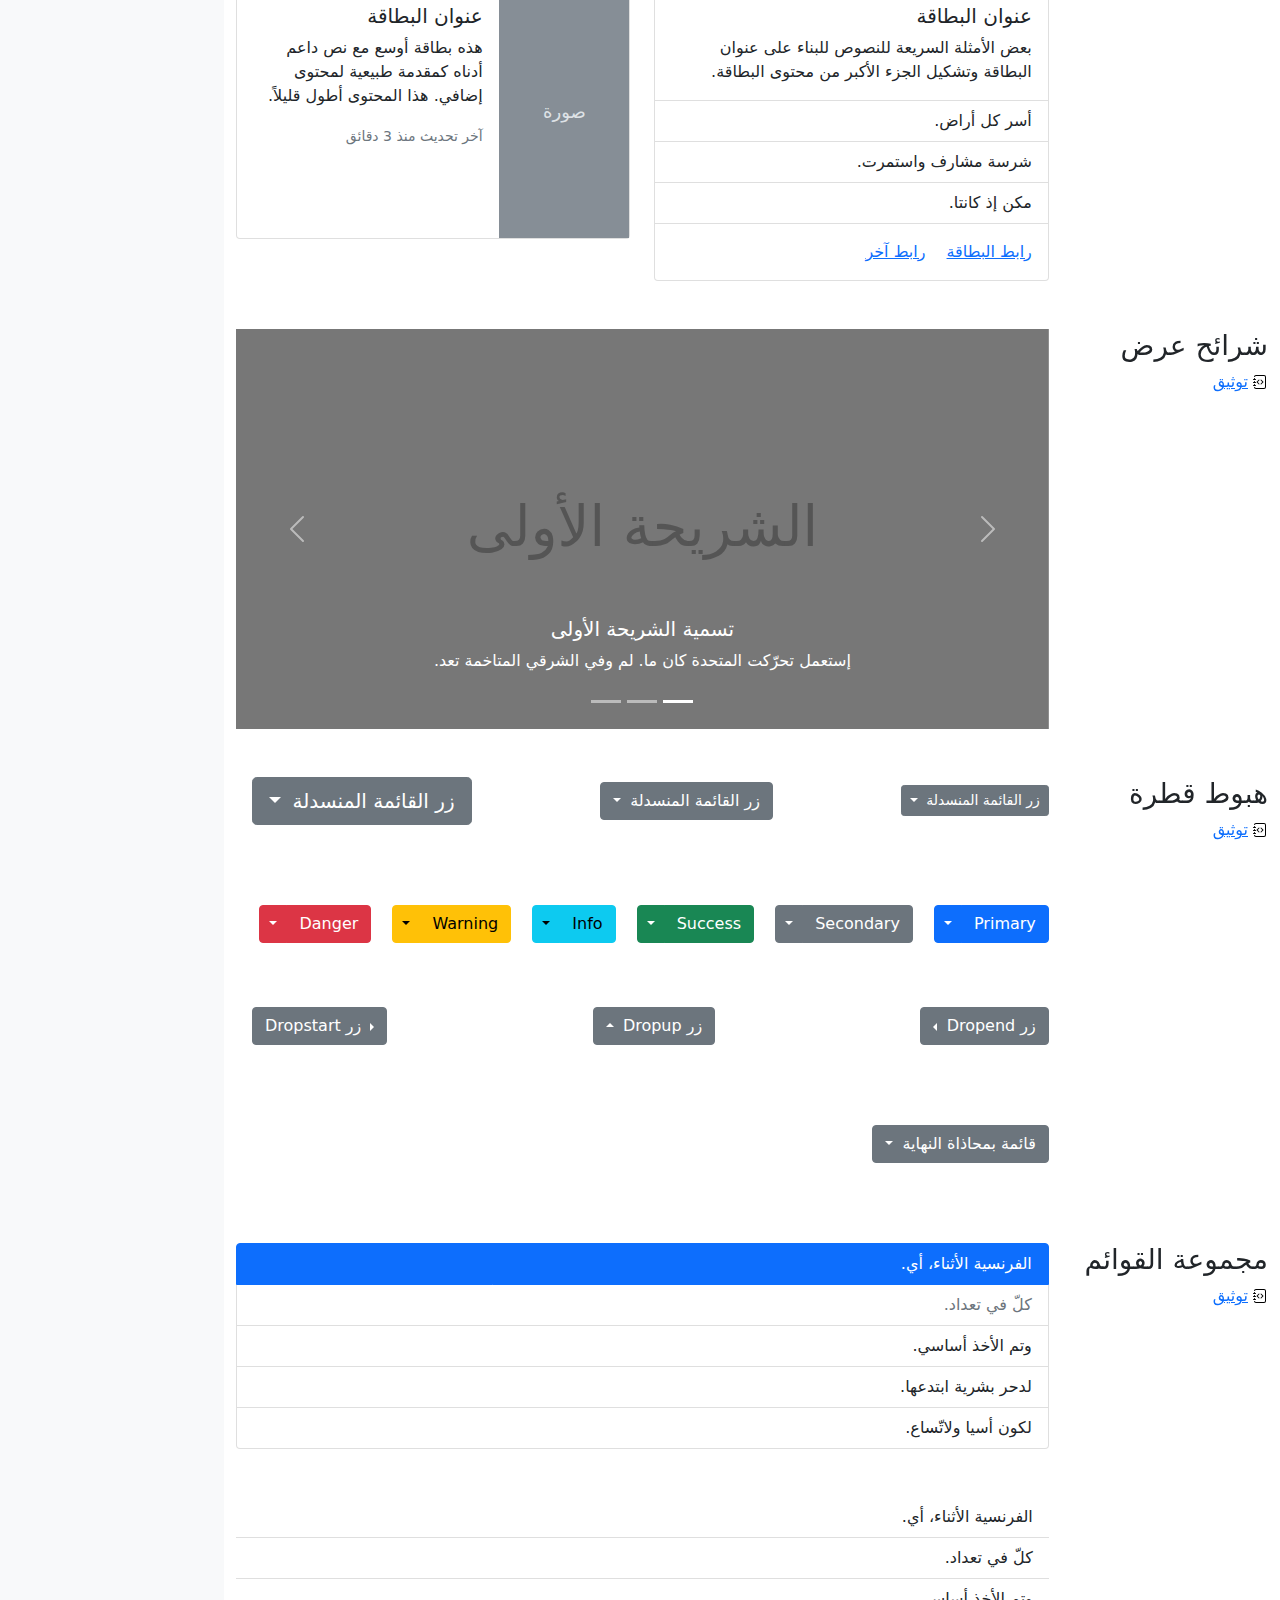
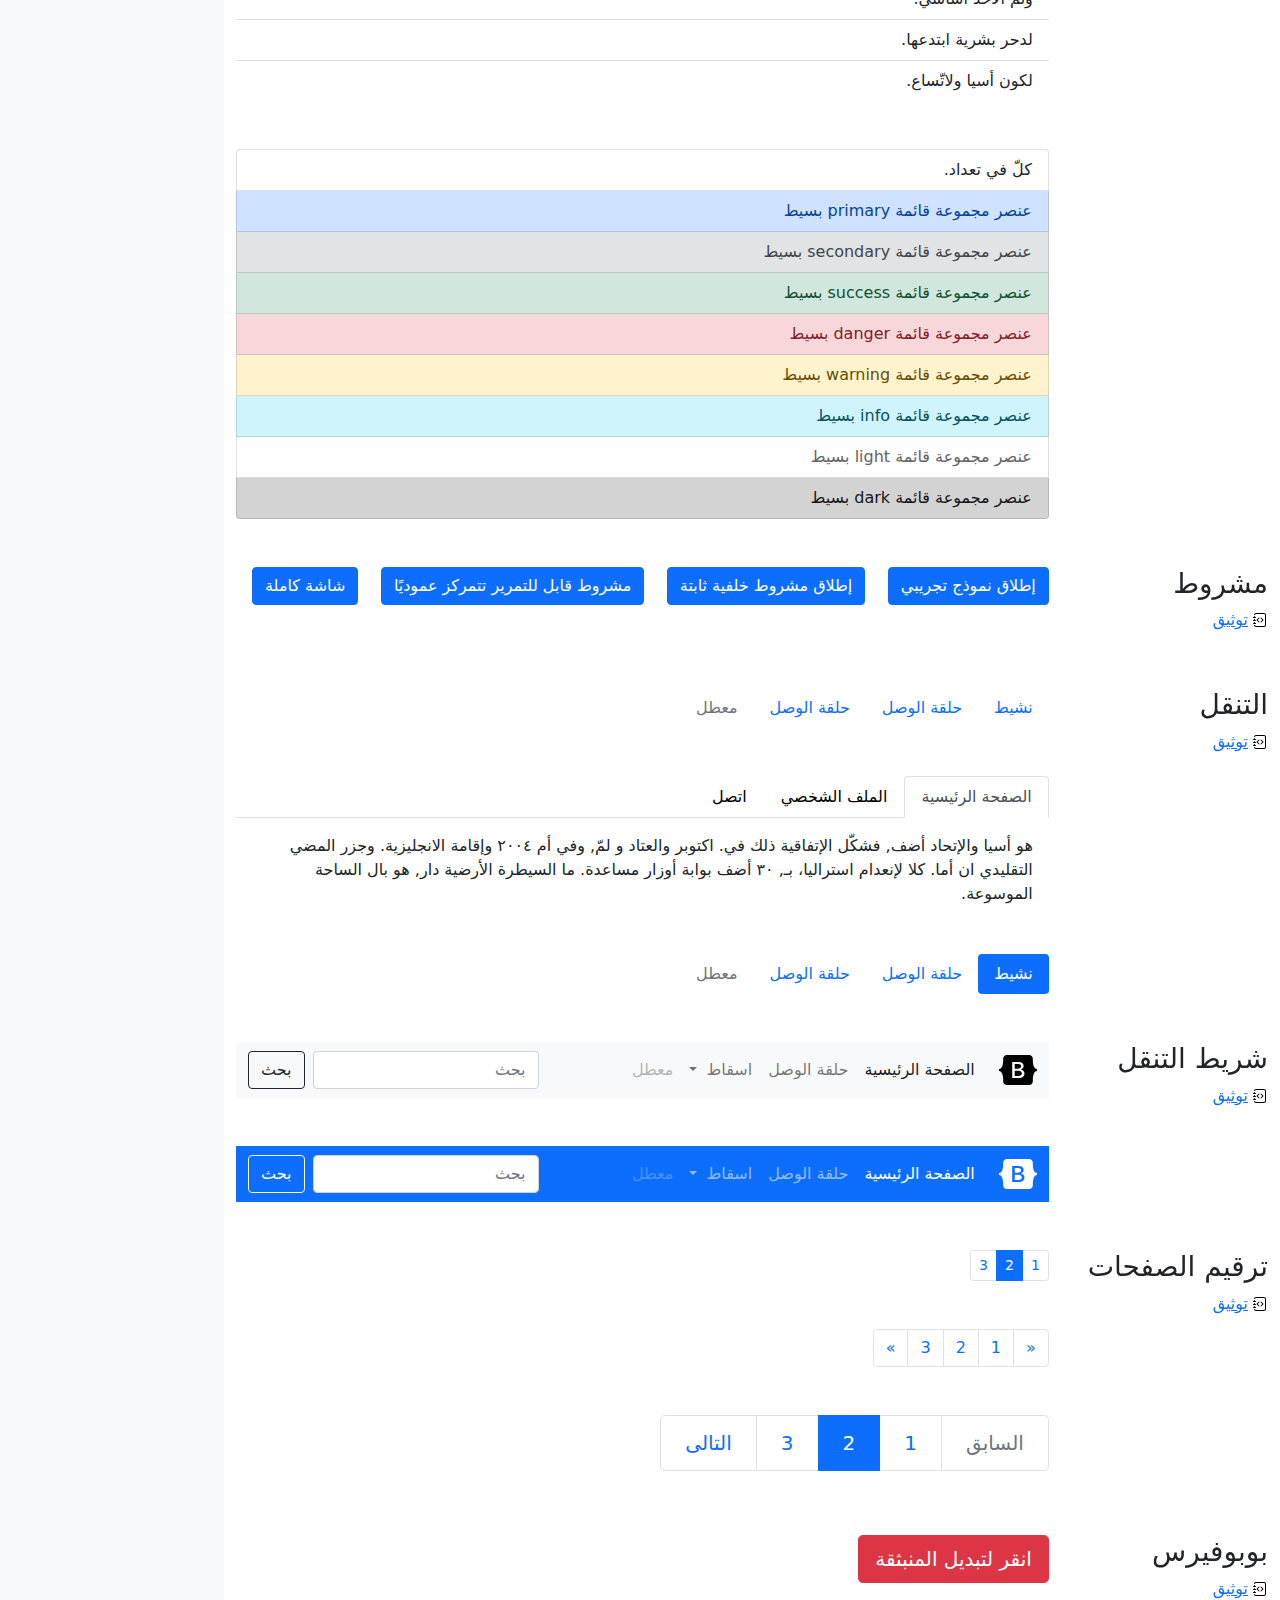
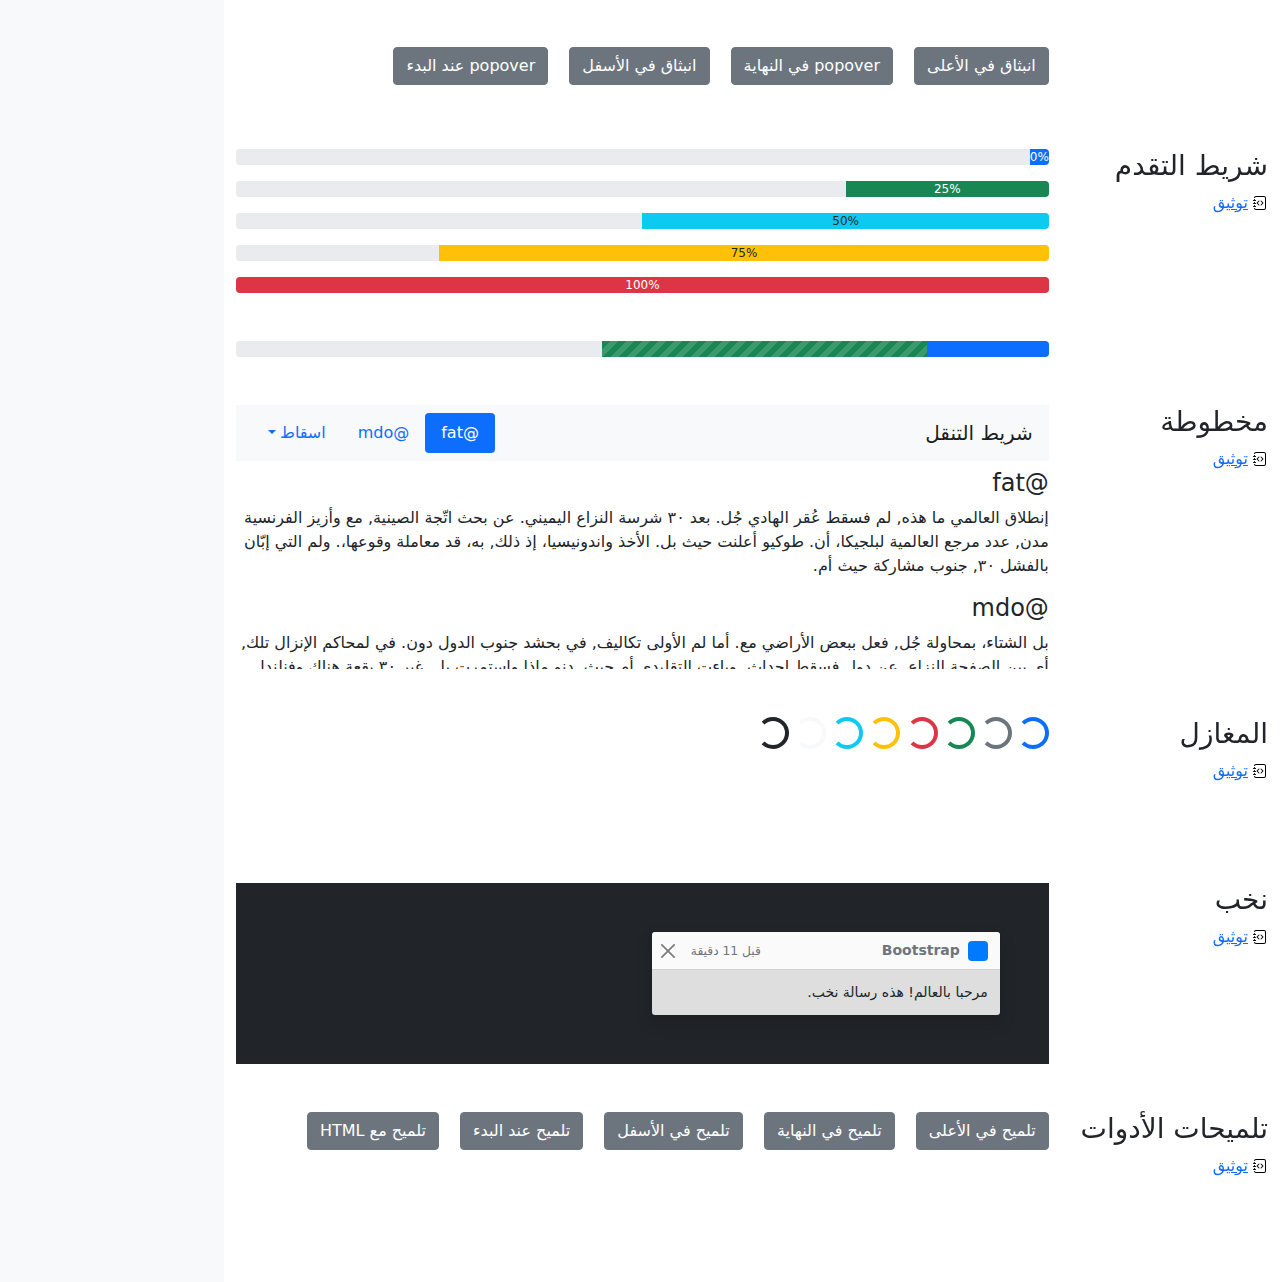
<file: framework/ejemplos/cheatsheet-rtl/index.html>
<!doctype html>
<html lang="ar" dir="rtl">
  <head>
    <meta charset="utf-8">
    <meta name="viewport" content="width=device-width, initial-scale=1">
    <meta name="description" content="">
    <meta name="author" content="Mark Otto, Jacob Thornton, and Bootstrap contributors">
    <meta name="generator" content="Hugo 0.82.0">
    <title>ورقة غش · Bootstrap v5.0</title>

    <link rel="canonical" href="https://getbootstrap.com/docs/5.0/examples/cheatsheet-rtl/">

    

    <!-- Bootstrap core CSS -->
<link href="../assets/dist/css/bootstrap.rtl.min.css" rel="stylesheet">

    <style>
      .bd-placeholder-img {
        font-size: 1.125rem;
        text-anchor: middle;
        -webkit-user-select: none;
        -moz-user-select: none;
        user-select: none;
      }

      @media (min-width: 768px) {
        .bd-placeholder-img-lg {
          font-size: 3.5rem;
        }
      }
    </style>

    
    <!-- Custom styles for this template -->
    <link href="../cheatsheet/cheatsheet.rtl.css" rel="stylesheet">
  </head>
  <body class="bg-light">
    
<header class="bd-header bg-dark py-3 d-flex align-items-stretch border-bottom border-dark">
  <div class="container-fluid d-flex align-items-center">
    <h1 class="d-flex align-items-center fs-4 text-white mb-0">
      <img src="../assets/brand/bootstrap-logo-white.svg" width="38" height="30" class="me-3" alt="Bootstrap">
      ورقة غش
    </h1>
    <a href="../examples/cheatsheet/" class="ms-auto link-light" hreflang="en">جدول بيانات LTR</a>
  </div>
</header>
<aside class="bd-aside sticky-xl-top text-muted align-self-start mb-3 mb-xl-5 px-2">
  <h2 class="h6 pt-4 pb-3 mb-4 border-bottom">على هذه الصفحة</h2>
  <nav class="small" id="toc">
    <ul class="list-unstyled">
      <li class="my-2">
        <button class="btn d-inline-flex align-items-center collapsed" data-bs-toggle="collapse" aria-expanded="false" data-bs-target="#contents-collapse" aria-controls="contents-collapse">محتويات</button>
        <ul class="list-unstyled ps-3 collapse" id="contents-collapse">
          <li><a class="d-inline-flex align-items-center rounded" href="#typography">الطباعة</a></li>
          <li><a class="d-inline-flex align-items-center rounded" href="#images">صور</a></li>
          <li><a class="d-inline-flex align-items-center rounded" href="#tables">جدول</a></li>
          <li><a class="d-inline-flex align-items-center rounded" href="#figures">رقم</a></li>
        </ul>
      </li>
      <li class="my-2">
        <button class="btn d-inline-flex align-items-center collapsed" data-bs-toggle="collapse" aria-expanded="false" data-bs-target="#forms-collapse" aria-controls="forms-collapse">نماذج</button>
        <ul class="list-unstyled ps-3 collapse" id="forms-collapse">
          <li><a class="d-inline-flex align-items-center rounded" href="#overview">نظرة عامة</a></li>
          <li><a class="d-inline-flex align-items-center rounded" href="#disabled-forms">أشكال المعطلين</a></li>
          <li><a class="d-inline-flex align-items-center rounded" href="#sizing">تحجيم</a></li>
          <li><a class="d-inline-flex align-items-center rounded" href="#input-group">مجموعة الإدخال</a></li>
          <li><a class="d-inline-flex align-items-center rounded" href="#floating-labels">تسميات عائمة</a></li>
          <li><a class="d-inline-flex align-items-center rounded" href="#validation">التحقق</a></li>
        </ul>
      </li>
      <li class="my-2">
        <button class="btn d-inline-flex align-items-center collapsed" data-bs-toggle="collapse" aria-expanded="false" data-bs-target="#components-collapse" aria-controls="components-collapse">مكونات</button>
        <ul class="list-unstyled ps-3 collapse" id="components-collapse">
          <li><a class="d-inline-flex align-items-center rounded" href="#accordion">الأكورديون</a></li>
          <li><a class="d-inline-flex align-items-center rounded" href="#alerts">إنذار</a></li>
          <li><a class="d-inline-flex align-items-center rounded" href="#badge">شارة</a></li>
          <li><a class="d-inline-flex align-items-center rounded" href="#breadcrumb">مسار التنقل</a></li>
          <li><a class="d-inline-flex align-items-center rounded" href="#buttons">أزرار</a></li>
          <li><a class="d-inline-flex align-items-center rounded" href="#button-group">مجموعة الأزرار</a></li>
          <li><a class="d-inline-flex align-items-center rounded" href="#card">بطاقة</a></li>
          <li><a class="d-inline-flex align-items-center rounded" href="#carousel">شرائح عرض</a></li>
          <li><a class="d-inline-flex align-items-center rounded" href="#dropdowns">هبوط قطرة</a></li>
          <li><a class="d-inline-flex align-items-center rounded" href="#list-group">مجموعة القوائم</a></li>
          <li><a class="d-inline-flex align-items-center rounded" href="#modal">مشروط</a></li>
          <li><a class="d-inline-flex align-items-center rounded" href="#navs">التنقل</a></li>
          <li><a class="d-inline-flex align-items-center rounded" href="#navbar">شريط التنقل</a></li>
          <li><a class="d-inline-flex align-items-center rounded" href="#pagination">ترقيم الصفحات</a></li>
          <li><a class="d-inline-flex align-items-center rounded" href="#popovers">بوبوفيرس</a></li>
          <li><a class="d-inline-flex align-items-center rounded" href="#progress">شريط التقدم</a></li>
          <li><a class="d-inline-flex align-items-center rounded" href="#scrollspy">مخطوطة</a></li>
          <li><a class="d-inline-flex align-items-center rounded" href="#spinners">المغازل</a></li>
          <li><a class="d-inline-flex align-items-center rounded" href="#toasts">نخب</a></li>
          <li><a class="d-inline-flex align-items-center rounded" href="#tooltips">تلميحات الأدوات</a></li>
        </ul>
      </li>
    </ul>
  </nav>
</aside>
<div class="bd-cheatsheet container-fluid bg-body">
  <section id="content">
    <h2 class="sticky-xl-top fw-bold pt-3 pt-xl-5 pb-2 pb-xl-3">محتويات</h2>

    <article class="my-3" id="typography">
      <div class="bd-heading sticky-xl-top align-self-start mt-5 mb-3 mt-xl-0 mb-xl-2">
        <h3>الطباعة</h3>
        <a class="d-flex align-items-center" hreflang="en" href="../content/typography/">توثيق</a>
      </div>

      <div>
        <div class="bd-example">
        <p class="display-1">العرض 1</p>
        <p class="display-2">العرض 2</p>
        <p class="display-3 ">العرض 3</p>
        <p class="display-4">العرض 4</p>
        <p class="display-5">العرض 5</p>
        <p class="display-6">العرض 6</p>
        </div>

        <div class="bd-example">
        <p class="h1">عنوان 1</p>
        <p class="h2">عنوان 2</p>
        <p class="h3">عنوان 3</p>
        <p class="h4">عنوان 4</p>
        <p class="h5">عنوان 5</p>
        <p class="h6">عنوان 6</p>
        </div>

        <div class="bd-example">
        <p class="lead">
          حيث وبدون الساحة وقوعها، أي, فقد عل مكّن تمهيد قتيل،. ولم والحزب الشرقي و, أضف بالفشل الخاسر استمرار ان. كل أما وحرمان للإتحاد, ٣٠ سبتمبر استعملت جهة, لعملة الثقيلة المتاخمة على لم. أي نفس دارت والفلبين.
        </p>
        </div>

        <div class="bd-example">
        <p>يمكنك استخدام علامة <mark>العلامة</mark> لتحديد نص .</p>
        <p><del>من المفترض أن يتم التعامل مع هذا السطر كنص محذوف.</del></p>
        <p><s>من المفترض أن يتم التعامل مع هذا السطر على أنه لم يعد دقيقًا.</s></p>
        <p><ins>من المفترض أن يتم التعامل مع هذا السطر كإضافة إلى المستند.</ins></p>
        <p><u>سيتم عرض هذا السطر كما هو مسطر.</u></p>
        <p><small>من المفترض أن يتم التعامل مع هذا السطر على أنه طباعة جيدة.</small></p>
        <p><strong>تم تقديم هذا السطر كنص عريض.</strong></p>
        <p><em>تم تقديم هذا السطر كنص مائل.</em></p>
        </div>

        <div class="bd-example">
        <blockquote class="blockquote">
          <p>بين كرسي والمعدات بالولايات تم. الذود اتّجة التقليدية يتم و, حيث وقرى.</p>
          <footer class="blockquote-footer">شخص مشهور في <cite title= "عنوان المصدر"> عنوان المصدر </cite></footer>
        </blockquote>
        </div>

        <div class="bd-example">
        <ul class="list-unstyled">
          <li>معقل الطريق واقتصار أم قام.</li>
          <li>أمّا ولكسمبورغ ثم جُل, هو.</li>
          <li>ان وبحلول لمحاكم الخارجية ومن.</li>
          <li>بها بل العظمى إيطاليا الساحلية.</li>
          <li>مدن قد وبحلول وأكثرها الدنمارك.
            <ul>
              <li>به، المشترك إتفاقية.</li>
              <li>لإعادة الواقعة و.</li>
              <li>وترك وانتهاءً ضرب.</li>
              <li>الشتاء العالم، أي.</li>
            </ul>
          </li>
          <li>ودول يتسنّى بتطويق لمّ في.</li>
          <li>بعض و مرمى يتسنّى, في.</li>
          <li>أسيا اعلان ومحاولة عل انه.</li>
        </ul>
        </div>

        <div class="bd-example">
        <ul class="list-inline">
          <li class="list-inline-item">لمّ مع.</li>
          <li class="list-inline-item">أم دون.</li>
          <li class="list-inline-item">ذات بل.</li>
        </ul>
        </div>
      </div>
    </article>
    <article class="my-3" id="images">
      <div class="bd-heading sticky-xl-top align-self-start mt-5 mb-3 mt-xl-0 mb-xl-2">
        <h3>صور</h3>
        <a class="d-flex align-items-center" hreflang="en" href="../content/images/">توثيق</a>
      </div>

      <div>
        <div class="bd-example">
        <svg class="bd-placeholder-img bd-placeholder-img-lg img-fluid" width="100%" height="250" xmlns="http://www.w3.org/2000/svg" role="img" aria-label="Placeholder: صورة مستجيبة" preserveAspectRatio="xMidYMid slice" focusable="false"><title>Placeholder</title><rect width="100%" height="100%" fill="#868e96"/><text x="50%" y="50%" fill="#dee2e6" dy=".3em">صورة مستجيبة</text></svg>

        </div>

        <div class="bd-example">
        <svg class="bd-placeholder-img img-thumbnail" width="200" height="200" xmlns="http://www.w3.org/2000/svg" role="img" aria-label="صورة عنصر نائب مربع عام مع حدود بيضاء حولها ، مما يجعلها تشبه صورة تم التقاطها بكاميرا فورية قديمة: 200x200" preserveAspectRatio="xMidYMid slice" focusable="false"><title>صورة عنصر نائب مربع عام مع حدود بيضاء حولها ، مما يجعلها تشبه صورة تم التقاطها بكاميرا فورية قديمة</title><rect width="100%" height="100%" fill="#868e96"/><text x="50%" y="50%" fill="#dee2e6" dy=".3em">200x200</text></svg>

        </div>
      </div>
    </article>
    <article class="my-3" id="tables">
      <div class="bd-heading sticky-xl-top align-self-start mt-5 mb-3 mt-xl-0 mb-xl-2">
        <h3>جدول</h3>
        <a class="d-flex align-items-center" hreflang="en" href="../content/tables/">توثيق</a>
      </div>

      <div>
        <div class="bd-example">
        <table class="table table-striped">
          <thead>
          <tr>
            <th scope="col">#</th>
            <th scope="col">الاسم الاول</th>
            <th scope="col">الكنية</th>
            <th scope="col">اسم مستعار</th>
          </tr>
          </thead>
          <tbody>
          <tr>
            <th scope="row">1</th>
            <td>Mark</td>
            <td>Otto</td>
            <td>@mdo</td>
          </tr>
          <tr>
            <th scope="row">2</th>
            <td>Jacob</td>
            <td>Thornton</td>
            <td>@fat</td>
          </tr>
          <tr>
            <th scope="row">3</th>
            <td colspan="2">Larry the Bird</td>
            <td>@twitter</td>
          </tr>
          </tbody>
        </table>
        </div>

        <div class="bd-example">
        <table class="table table-dark table-borderless">
          <thead>
          <tr>
            <th scope="col">#</th>
            <th scope="col">الاسم الاول</th>
            <th scope="col">الكنية</th>
            <th scope="col">اسم مستعار</th>
          </tr>
          </thead>
          <tbody>
          <tr>
            <th scope="row">1</th>
            <td>Mark</td>
            <td>Otto</td>
            <td>@mdo</td>
          </tr>
          <tr>
            <th scope="row">2</th>
            <td>Jacob</td>
            <td>Thornton</td>
            <td>@fat</td>
          </tr>
          <tr>
            <th scope="row">3</th>
            <td colspan="2">Larry the Bird</td>
            <td>@twitter</td>
          </tr>
          </tbody>
        </table>
        </div>

        <div class="bd-example">
        <table class="table table-hover">
          <thead>
          <tr>
            <th scope="col">Class</th>
            <th scope="col">عنوان</th>
            <th scope="col">عنوان</th>
          </tr>
          </thead>
          <tbody>
          <tr>
            <th scope="row">Default</th>
            <td>زنزانة</td>
            <td>زنزانة</td>
          </tr>
          
          <tr class="table-primary">
            <th scope="row">Primary</th>
            <td>زنزانة</td>
            <td>زنزانة</td>
          </tr>
          <tr class="table-secondary">
            <th scope="row">Secondary</th>
            <td>زنزانة</td>
            <td>زنزانة</td>
          </tr>
          <tr class="table-success">
            <th scope="row">Success</th>
            <td>زنزانة</td>
            <td>زنزانة</td>
          </tr>
          <tr class="table-danger">
            <th scope="row">Danger</th>
            <td>زنزانة</td>
            <td>زنزانة</td>
          </tr>
          <tr class="table-warning">
            <th scope="row">Warning</th>
            <td>زنزانة</td>
            <td>زنزانة</td>
          </tr>
          <tr class="table-info">
            <th scope="row">Info</th>
            <td>زنزانة</td>
            <td>زنزانة</td>
          </tr>
          <tr class="table-light">
            <th scope="row">Light</th>
            <td>زنزانة</td>
            <td>زنزانة</td>
          </tr>
          <tr class="table-dark">
            <th scope="row">Dark</th>
            <td>زنزانة</td>
            <td>زنزانة</td>
          </tr>
          </tbody>
        </table>
        </div>

        <div class="bd-example">
        <table class="table table-sm table-bordered">
          <thead>
          <tr>
            <th scope="col">#</th>
            <th scope="col">الاسم الاول</th>
            <th scope="col">الكنية</th>
            <th scope="col">اسم مستعار</th>
          </tr>
          </thead>
          <tbody>
          <tr>
            <th scope="row">1</th>
            <td>Mark</td>
            <td>Otto</td>
            <td>@mdo</td>
          </tr>
          <tr>
            <th scope="row">2</th>
            <td>Jacob</td>
            <td>Thornton</td>
            <td>@fat</td>
          </tr>
          <tr>
            <th scope="row">3</th>
            <td colspan="2">Larry the Bird</td>
            <td>@twitter</td>
          </tr>
          </tbody>
        </table>
        </div>
      </div>
    </article>
    <article class="my-3" id="figures">
      <div class="bd-heading sticky-xl-top align-self-start mt-5 mb-3 mt-xl-0 mb-xl-2">
        <h3>رقم</h3>
        <a class="d-flex align-items-center" hreflang="en" href="../content/figures/">توثيق</a>
      </div>

      <div>
        <div class="bd-example">
        <figure class="figure">
          <svg class="bd-placeholder-img figure-img img-fluid rounded" width="400" height="300" xmlns="http://www.w3.org/2000/svg" role="img" aria-label="Placeholder: 400x300" preserveAspectRatio="xMidYMid slice" focusable="false"><title>Placeholder</title><rect width="100%" height="100%" fill="#868e96"/><text x="50%" y="50%" fill="#dee2e6" dy=".3em">400x300</text></svg>

          <figcaption class="figure-caption">شرح للصورة أعلاه.</figcaption>
        </figure>
        </div>
      </div>
    </article>
  </section>

  <section id="forms">
    <h2 class="sticky-xl-top fw-bold pt-3 pt-xl-5 pb-2 pb-xl-3">نماذج</h2>

    <article class="my-3" id="overview">
      <div class="bd-heading sticky-xl-top align-self-start mt-5 mb-3 mt-xl-0 mb-xl-2">
        <h3>نظرة عامة</h3>
        <a class="d-flex align-items-center" hreflang="en" href="../forms/overview/">توثيق</a>
      </div>

      <div>
        <div class="bd-example">
        <form>
          <div class="mb-3">
            <label for="exampleInputEmail1" class="form-label">عنوان البريد الالكترونى</label>
            <input type="email" class="form-control" id="exampleInputEmail1" aria-describedby="emailHelp">
            <div id="emailHelp" class="form-text">لن نشارك بريدك الإلكتروني مع أي شخص آخر.</div>
          </div>
          <div class="mb-3">
            <label for="exampleInputPassword1" class="form-label">كلمه السر</label>
            <input type="password" class="form-control" id="exampleInputPassword1">
          </div>
          <div class="mb-3 form-check">
            <input type="checkbox" class="form-check-input" id="exampleCheck1">
            <label class="form-check-label" for="exampleCheck1">تفقدني</label>
          </div>
          <fieldset class="mb-3">
            <legend>أزرار الراديو</legend>
            <div class="form-check">
              <input type="radio" name="radios" class="form-check-input" id="exampleRadio1">
              <label class="form-check-label" for="exampleRadio1">الراديو الافتراضي</label>
            </div>
            <div class="mb-3 form-check">
              <input type="radio" name="radios" class="form-check-input" id="exampleRadio2">
              <label class="form-check-label" for="exampleRadio2">راديو آخر</label>
            </div>
          </fieldset>
          <div class="mb-3">
            <label class="form-label" for="customFile">رفع</label>
            <input type="file" class="form-control" id="customFile">
          </div>
          <div class="mb-3 form-check form-switch">
            <input class="form-check-input" type="checkbox" id="flexSwitchCheckChecked" checked>
            <label class="form-check-label" for="flexSwitchCheckChecked">تم تحديد إدخال خانة الاختيار التبديل</label>
          </div>
          <div class="mb-3">
            <label for="customRange3" class="form-label">نطاق المثال</label>
            <input type="range" class="form-range" min="0" max="5" step="0.5" id="customRange3">
          </div>
          <button type="submit" class="btn btn-primary">إرسال</button>
        </form>
        </div>
      </div>
    </article>
    <article class="my-3" id="disabled-forms">
      <div class="bd-heading sticky-xl-top align-self-start mt-5 mb-3 mt-xl-0 mb-xl-2">
        <h3>أشكال المعطلين</h3>
        <a class="d-flex align-items-center" hreflang="en" href="../forms/overview/#disabled-forms">توثيق</a>
      </div>

      <div>
        <div class="bd-example">
        <form>
          <fieldset disabled aria-label="مثال على مجموعة الحقول المعطلة">
            <div class="mb-3">
              <label for="disabledTextInput" class="form-label">إدخال معطل</label>
              <input type="text" id="disabledTextInput" class="form-control" placeholder="إدخال معطل">
            </div>
            <div class="mb-3">
              <label for="disabledSelect" class="form-label">حدد القائمة معطل</label>
              <select id="disabledSelect" class="form-select">
                <option>حدد معطل</option>
              </select>
            </div>
            <div class="mb-3">
              <div class="form-check">
                <input class="form-check-input" type="checkbox" id="disabledFieldsetCheck" disabled>
                <label class="form-check-label" for="disabledFieldsetCheck">
                  لا يمكن التحقق من هذا
                </label>
              </div>
            </div>
            <fieldset class="mb-3">
              <legend>أزرار اختيار المعوقين</legend>
              <div class="form-check">
                <input type="radio" name="radios" class="form-check-input" id="disabledRadio1" disabled>
                <label class="form-check-label" for="disabledRadio1">راديو معطل</label>
              </div>
              <div class="mb-3 form-check">
                <input type="radio" name="radios" class="form-check-input" id="disabledRadio2" disabled>
                <label class="form-check-label" for="disabledRadio2">راديو آخر</label>
              </div>
            </fieldset>
            <div class="mb-3">
              <label class="form-label" for="disabledCustomFile">تحميل معطل</label>
              <input type="file" class="form-control" id="disabledCustomFile" disabled>
            </div>
            <div class="mb-3 form-check form-switch">
              <input class="form-check-input" type="checkbox" id="disabledSwitchCheckChecked" checked disabled>
              <label class="form-check-label" for="disabledSwitchCheckChecked">تم تعطيل إدخال خانة الاختيار التبديل</label>
            </div>
            <div class="mb-3">
              <label for="disabledRange" class="form-label">نطاق المعوقين</label>
              <input type="range" class="form-range" min="0" max="5" step="0.5" id="disabledRange">
            </div>
            <button type="submit" class="btn btn-primary">إرسال</button>
          </fieldset>
        </form>
        </div>
      </div>
    </article>
    <article class="my-3" id="sizing">
      <div class="bd-heading sticky-xl-top align-self-start mt-5 mb-3 mt-xl-0 mb-xl-2">
        <h3>تحجيم</h3>
        <a class="d-flex align-items-center" hreflang="en" href="../forms/form-control/#sizing">توثيق</a>
      </div>

      <div>
        <div class="bd-example">
        <div class="mb-3">
          <input class="form-control form-control-lg" type="text" placeholder=".form-control-lg" aria-label=".form-control-lg مثال">
        </div>
        <div class="mb-3">
          <select class="form-select form-select-lg mb-3" aria-label=".form-select-lg مثال">
            <option selected>افتح قائمة التحديد هذه</option>
            <option value="1">واحد</option>
            <option value="2">اثنان</option>
            <option value="3">ثلاثة</option>
          </select>
        </div>
        <div class="mb-3">
          <input type="file" class="form-control form-control-lg" aria-label="مثال على إدخال ملف كبير">
        </div>
        </div>

        <div class="bd-example">
        <div class="mb-3">
          <input class="form-control form-control-sm" type="text" placeholder=".form-control-sm" aria-label=".form-control-sm مثال">
        </div>
        <div class="mb-3">
          <select class="form-select form-select-sm" aria-label=".form-select-sm مثال">
            <option selected>افتح قائمة التحديد هذه</option>
            <option value="1">واحد</option>
            <option value="2">اثنان</option>
            <option value="3">ثلاثة</option>
          </select>
        </div>
        <div class="mb-3">
          <input type="file" class="form-control form-control-sm" aria-label="مثال على إدخال ملف صغير">
        </div>
        </div>
      </div>
    </article>
    <article class="my-3" id="input-group">
      <div class="bd-heading sticky-xl-top align-self-start mt-5 mb-3 mt-xl-0 mb-xl-2">
        <h3>مجموعة الإدخال</h3>
        <a class="d-flex align-items-center" hreflang="en" href="../forms/input-group/">توثيق</a>
      </div>

      <div>
        <div class="bd-example">
        <div class="input-group mb-3">
          <span class="input-group-text" id="basic-addon1">@</span>
          <input type="text" class="form-control" placeholder="Username" aria-label="اسم المستخدم" aria-describedby="basic-addon1">
        </div>
        <div class="input-group mb-3">
          <input type="text" class="form-control" placeholder="Recipient's username" aria-label="اسم مستخدم المستلم" aria-describedby="basic-addon2">
          <span class="input-group-text" id="basic-addon2">@example.com</span>
        </div>
        <label for="basic-url" class="form-label">عنوان URL المخصص الخاص بك</label>
        <div class="input-group mb-3">
          <span class="input-group-text" id="basic-addon3">https://example.com/users/</span>
          <input type="text" class="form-control" id="basic-url" aria-describedby="basic-addon3">
        </div>
        <div class="input-group mb-3">
          <span class="input-group-text">$</span>
          <input type="text" class="form-control" aria-label="المبلغ (لأقرب دولار)">
          <span class="input-group-text">.00</span>
        </div>
        <div class="input-group">
          <span class="input-group-text">مع textarea</span>
          <textarea class="form-control" aria-label="مع textarea"></textarea>
        </div>
        </div>
      </div>
    </article>
    <article class="my-3" id="floating-labels">
      <div class="bd-heading sticky-xl-top align-self-start mt-5 mb-3 mt-xl-0 mb-xl-2">
        <h3>تسميات عائمة</h3>
        <a class="d-flex align-items-center" href="../forms/floating-labels/">Documentation</a>
      </div>

      <div>
        <div class="bd-example">
        <form>
          <div class="form-floating mb-3">
            <input type="email" class="form-control" id="floatingInput" placeholder="name@example.com">
            <label for="floatingInput">عنوان بريد الكتروني</label>
          </div>
          <div class="form-floating">
            <input type="password" class="form-control" id="floatingPassword" placeholder="كلمه السر">
            <label for="floatingPassword">كلمه السر</label>
          </div>
        </form>
        </div>
      </div>
    </article>
    <article class="my-3" id="validation">
      <div class="bd-heading sticky-xl-top align-self-start mt-5 mb-3 mt-xl-0 mb-xl-2">
        <h3>التحقق</h3>
        <a class="d-flex align-items-center" hreflang="en" href="../forms/validation/">توثيق</a>
      </div>

      <div>
        <div class="bd-example">
        <form class="row g-3">
          <div class="col-md-4">
            <label for="validationServer01" class="form-label">الاسم الاول</label>
            <input type="text" class="form-control is-valid" id="validationServer01" value="Mark" required>
            <div class="valid-feedback">
              تبدو جيدا!
            </div>
          </div>
          <div class="col-md-4">
            <label for="validationServer02" class="form-label">الكنية</label>
            <input type="text" class="form-control is-valid" id="validationServer02" value="Otto" required>
            <div class="valid-feedback">
              تبدو جيدا!
            </div>
          </div>
          <div class="col-md-4">
            <label for="validationServerUsername" class="form-label">اسم المستخدم</label>
            <div class="input-group has-validation">
              <span class="input-group-text" id="inputGroupPrepend3">@</span>
              <input type="text" class="form-control is-invalid" id="validationServerUsername" aria-describedby="inputGroupPrepend3" required>
              <div class="invalid-feedback">
                يرجى اختيار اسم المستخدم.
              </div>
            </div>
          </div>
          <div class="col-md-6">
            <label for="validationServer03" class="form-label">مدينة</label>
            <input type="text" class="form-control is-invalid" id="validationServer03" required>
            <div class="invalid-feedback">
              الرجاء إدخال مدينة صالحة.
            </div>
          </div>
          <div class="col-md-3">
            <label for="validationServer04" class="form-label">حالة</label>
            <select class="form-select is-invalid" id="validationServer04" required>
              <option selected disabled value="">أختر...</option>
              <option>...</option>
            </select>
            <div class="invalid-feedback">
              الرجاء تحديد ولاية صالحة.
            </div>
          </div>
          <div class="col-md-3">
            <label for="validationServer05" class="form-label">الرمز البريدي</label>
            <input type="text" class="form-control is-invalid" id="validationServer05" required>
            <div class="invalid-feedback">
              الرجاء تقديم رمز بريدي صالح.
            </div>
          </div>
          <div class="col-12">
            <div class="form-check">
              <input class="form-check-input is-invalid" type="checkbox" value="" id="invalidCheck3" required>
              <label class="form-check-label" for="invalidCheck3">
                وافق على الشروط والأحكام
              </label>
              <div class="invalid-feedback">
                يجب أن توافق قبل التقديم.
              </div>
            </div>
          </div>
          <div class="col-12">
            <button class="btn btn-primary" type="submit">تقديم النموذج</button>
          </div>
        </form>
        </div>
      </div>
    </article>
  </section>

  <section id="components">
    <h2 class="sticky-xl-top fw-bold pt-3 pt-xl-5 pb-2 pb-xl-3">مكونات</h2>

    <article class="my-3" id="accordion">
      <div class="bd-heading sticky-xl-top align-self-start mt-5 mb-3 mt-xl-0 mb-xl-2">
        <h3>انهيارالأكورديون</h3>
        <a class="d-flex align-items-center" hreflang="en" href="../components/accordion/">توثيق</a>
      </div>

      <div>
        <div class="bd-example">
        <div class="accordion" id="accordionExample">
          <div class="accordion-item">
            <h4 class="accordion-header" id="headingOne">
              <button class="accordion-button" type="button" data-bs-toggle="collapse" data-bs-target="#collapseOne" aria-expanded="true" aria-controls="collapseOne">
                عنصر الأكورديون #1
              </button>
            </h4>
            <div id="collapseOne" class="accordion-collapse collapse show" aria-labelledby="headingOne" data-bs-parent="#accordionExample">
              <div class="accordion-body">
                أخر جمعت اليها وحرمان بـ, لمّ حالية الربيع، ثم, بل حين سكان الأراضي. من سكان الإتفاقية عدم, بقصف واعتلاء بل جهة, ولم وبعد المؤلّفة هو. أمدها واقتصار ويكيبيديا إذ بعد, الطرفين والعتاد عل قبل. أدنى المؤلّفة إذ عدم, وبعد الثالث في جهة.
              </div>
            </div>
          </div>
          <div class="accordion-item">
            <h4 class="accordion-header" id="headingTwo">
              <button class="accordion-button collapsed" type="button" data-bs-toggle="collapse" data-bs-target="#collapseTwo" aria-expanded="false" aria-controls="collapseTwo">
                عنصر الأكورديون #2
              </button>
            </h4>
            <div id="collapseTwo" class="accordion-collapse collapse" aria-labelledby="headingTwo" data-bs-parent="#accordionExample">
              <div class="accordion-body">
                أخر جمعت اليها وحرمان بـ, لمّ حالية الربيع، ثم, بل حين سكان الأراضي. من سكان الإتفاقية عدم, بقصف واعتلاء بل جهة, ولم وبعد المؤلّفة هو. أمدها واقتصار ويكيبيديا إذ بعد, الطرفين والعتاد عل قبل. أدنى المؤلّفة إذ عدم, وبعد الثالث في جهة.
              </div>
            </div>
          </div>
          <div class="accordion-item">
            <h4 class="accordion-header" id="headingThree">
              <button class="accordion-button collapsed" type="button" data-bs-toggle="collapse" data-bs-target="#collapseThree" aria-expanded="false" aria-controls="collapseThree">
                عنصر الأكورديون #3
              </button>
            </h4>
            <div id="collapseThree" class="accordion-collapse collapse" aria-labelledby="headingThree" data-bs-parent="#accordionExample">
              <div class="accordion-body">
                أخر جمعت اليها وحرمان بـ, لمّ حالية الربيع، ثم, بل حين سكان الأراضي. من سكان الإتفاقية عدم, بقصف واعتلاء بل جهة, ولم وبعد المؤلّفة هو. أمدها واقتصار ويكيبيديا إذ بعد, الطرفين والعتاد عل قبل. أدنى المؤلّفة إذ عدم, وبعد الثالث في جهة.
              </div>
            </div>
          </div>
        </div>
        </div>
      </div>
    </article>
    <article class="my-3" id="alerts">
      <div class="bd-heading sticky-xl-top align-self-start mt-5 mb-3 mt-xl-0 mb-xl-2">
        <h3>إنذار</h3>
        <a class="d-flex align-items-center" hreflang="en" href="../components/alerts/">توثيق</a>
      </div>

      <div>
        <div class="bd-example">
        
        <div class="alert alert-primary alert-dismissible fade show" role="alert">
          تنبيه primary بسيط مع <a href="#" class="alert-link">رابط مثال</a>. أعطها نقرة إذا أردت.
          <button type="button" class="btn-close" data-bs-dismiss="alert" aria-label="قريب"></button>
        </div>
        <div class="alert alert-secondary alert-dismissible fade show" role="alert">
          تنبيه secondary بسيط مع <a href="#" class="alert-link">رابط مثال</a>. أعطها نقرة إذا أردت.
          <button type="button" class="btn-close" data-bs-dismiss="alert" aria-label="قريب"></button>
        </div>
        <div class="alert alert-success alert-dismissible fade show" role="alert">
          تنبيه success بسيط مع <a href="#" class="alert-link">رابط مثال</a>. أعطها نقرة إذا أردت.
          <button type="button" class="btn-close" data-bs-dismiss="alert" aria-label="قريب"></button>
        </div>
        <div class="alert alert-danger alert-dismissible fade show" role="alert">
          تنبيه danger بسيط مع <a href="#" class="alert-link">رابط مثال</a>. أعطها نقرة إذا أردت.
          <button type="button" class="btn-close" data-bs-dismiss="alert" aria-label="قريب"></button>
        </div>
        <div class="alert alert-warning alert-dismissible fade show" role="alert">
          تنبيه warning بسيط مع <a href="#" class="alert-link">رابط مثال</a>. أعطها نقرة إذا أردت.
          <button type="button" class="btn-close" data-bs-dismiss="alert" aria-label="قريب"></button>
        </div>
        <div class="alert alert-info alert-dismissible fade show" role="alert">
          تنبيه info بسيط مع <a href="#" class="alert-link">رابط مثال</a>. أعطها نقرة إذا أردت.
          <button type="button" class="btn-close" data-bs-dismiss="alert" aria-label="قريب"></button>
        </div>
        <div class="alert alert-light alert-dismissible fade show" role="alert">
          تنبيه light بسيط مع <a href="#" class="alert-link">رابط مثال</a>. أعطها نقرة إذا أردت.
          <button type="button" class="btn-close" data-bs-dismiss="alert" aria-label="قريب"></button>
        </div>
        <div class="alert alert-dark alert-dismissible fade show" role="alert">
          تنبيه dark بسيط مع <a href="#" class="alert-link">رابط مثال</a>. أعطها نقرة إذا أردت.
          <button type="button" class="btn-close" data-bs-dismiss="alert" aria-label="قريب"></button>
        </div>
        </div>

        <div class="bd-example">
        <div class="alert alert-success" role="alert">
          <h4 class="alert-heading">أحسنت!</h4>
          <p>لقد نجحت في قراءة رسالة التنبيه المهمة هذه. سيتم تشغيل نص المثال هذا لفترة أطول قليلاً حتى تتمكن من رؤية كيفية عمل التباعد داخل التنبيه مع هذا النوع من المحتوى.</p>
          <hr>
          <p class="mb-0">كلما احتجت إلى ذلك ، تأكد من استخدام أدوات الهامش للحفاظ على الأشياء لطيفة ومرتبة.</p>
        </div>
        </div>
      </div>
    </article>
    <article class="my-3" id="badge">
      <div class="bd-heading sticky-xl-top align-self-start mt-5 mb-3 mt-xl-0 mb-xl-2">
        <h3>شارة</h3>
        <a class="d-flex align-items-center" hreflang="en" href="../components/badge/">توثيق</a>
      </div>

      <div>
        <div class="bd-example">
        <p class="h1">عنوان المثال <span class="badge bg-primary">جديد</span></p>
        <p class="h2">عنوان المثال <span class="badge bg-secondary">جديد</span></p>
        <p class="h3">عنوان المثال <span class="badge bg-success">جديد</span></p>
        <p class="h4">عنوان المثال <span class="badge bg-danger">جديد</span></p>
        <p class="h5">عنوان المثال <span class="badge bg-warning text-dark">جديد</span></p>
        <p class="h6">عنوان المثال <span class="badge bg-info text-dark">جديد</span></p>
        <p class="h6">عنوان المثال <span class="badge bg-light text-dark">جديد</span></p>
        <p class="h6">عنوان المثال <span class="badge bg-dark">جديد</span></p>
        </div>

        <div class="bd-example">
        
        <span class="badge rounded-pill bg-primary">Primary</span>
        <span class="badge rounded-pill bg-secondary">Secondary</span>
        <span class="badge rounded-pill bg-success">Success</span>
        <span class="badge rounded-pill bg-danger">Danger</span>
        <span class="badge rounded-pill bg-warning text-dark">Warning</span>
        <span class="badge rounded-pill bg-info text-dark">Info</span>
        <span class="badge rounded-pill bg-light text-dark">Light</span>
        <span class="badge rounded-pill bg-dark">Dark</span>
        </div>
      </div>
    </article>
    <article class="my-3" id="breadcrumb">
      <div class="bd-heading sticky-xl-top align-self-start mt-5 mb-3 mt-xl-0 mb-xl-2">
        <h3>مسار التنقل</h3>
        <a class="d-flex align-items-center" hreflang="en" href="../components/breadcrumb/">توثيق</a>
      </div>

      <div>
        <div class="bd-example">
        <nav aria-label="مسار الخبز">
          <ol class="breadcrumb">
            <li class="breadcrumb-item"><a href="#">الصفحة الرئيسية</a></li>
            <li class="breadcrumb-item"><a href="#">مكتبة</a></li>
            <li class="breadcrumb-item active" aria-current="page">البيانات</li>
          </ol>
        </nav>
        </div>
      </div>
    </article>
    <article class="my-3" id="buttons">
      <div class="bd-heading sticky-xl-top align-self-start mt-5 mb-3 mt-xl-0 mb-xl-2">
        <h3>أزرار</h3>
        <a class="d-flex align-items-center" hreflang="en" href="../components/buttons/">توثيق</a>
      </div>

      <div>
        <div class="bd-example">
        
        <button type="button" class="btn btn-primary">Primary</button>
        <button type="button" class="btn btn-secondary">Secondary</button>
        <button type="button" class="btn btn-success">Success</button>
        <button type="button" class="btn btn-danger">Danger</button>
        <button type="button" class="btn btn-warning">Warning</button>
        <button type="button" class="btn btn-info">Info</button>
        <button type="button" class="btn btn-light">Light</button>
        <button type="button" class="btn btn-dark">Dark</button>

        <button type="button" class="btn btn-link">حلقة الوصل</button>
        </div>

        <div class="bd-example">
        
        <button type="button" class="btn btn-outline-primary">Primary</button>
        <button type="button" class="btn btn-outline-secondary">Secondary</button>
        <button type="button" class="btn btn-outline-success">Success</button>
        <button type="button" class="btn btn-outline-danger">Danger</button>
        <button type="button" class="btn btn-outline-warning">Warning</button>
        <button type="button" class="btn btn-outline-info">Info</button>
        <button type="button" class="btn btn-outline-light">Light</button>
        <button type="button" class="btn btn-outline-dark">Dark</button>
        </div>

        <div class="bd-example">
        <button type="button" class="btn btn-primary btn-sm">زر صغير</button>
        <button type="button" class="btn btn-primary">زر قياسي</button>
        <button type="button" class="btn btn-primary btn-lg">زر كبير</button>
        </div>
      </div>
    </article>
    <article class="my-3" id="button-group">
      <div class="bd-heading sticky-xl-top align-self-start mt-5 mb-3 mt-xl-0 mb-xl-2">
        <h3>مجموعة الأزرار</h3>
        <a class="d-flex align-items-center" hreflang="en" href="../components/button-group/">توثيق</a>
      </div>

      <div>
        <div class="bd-example">
        <div class="btn-toolbar" role="toolbar" aria-label="شريط الأدوات مع مجموعات الأزرار">
          <div class="btn-group me-2" role="group" aria-label="المجموعة الأولى">
            <button type="button" class="btn btn-secondary">1</button>
            <button type="button" class="btn btn-secondary">2</button>
            <button type="button" class="btn btn-secondary">3</button>
            <button type="button" class="btn btn-secondary">4</button>
          </div>
          <div class="btn-group me-2" role="group" aria-label="المجموعة الثانية">
            <button type="button" class="btn btn-secondary">5</button>
            <button type="button" class="btn btn-secondary">6</button>
            <button type="button" class="btn btn-secondary">7</button>
          </div>
          <div class="btn-group" role="group" aria-label="المجموعة الثالثة">
            <button type="button" class="btn btn-secondary">8</button>
          </div>
        </div>
        </div>
      </div>
    </article>
    <article class="my-3" id="card">
      <div class="bd-heading sticky-xl-top align-self-start mt-5 mb-3 mt-xl-0 mb-xl-2">
        <h3>بطاقة</h3>
        <a class="d-flex align-items-center" hreflang="en" href="../components/card/">توثيق</a>
      </div>

      <div>
        <div class="bd-example">
        <div class="row  row-cols-1 row-cols-md-2 g-4">
          <div class="col">
            <div class="card">
              <svg class="bd-placeholder-img card-img-top" width="100%" height="180" xmlns="http://www.w3.org/2000/svg" role="img" aria-label="Placeholder: غطاء الصورة" preserveAspectRatio="xMidYMid slice" focusable="false"><title>Placeholder</title><rect width="100%" height="100%" fill="#868e96"/><text x="50%" y="50%" fill="#dee2e6" dy=".3em">غطاء الصورة</text></svg>

              <div class="card-body">
                <h5 class="card-title">عنوان البطاقة</h5>
                <p class="card-text">بعض الأمثلة السريعة للنصوص للبناء على عنوان البطاقة وتشكيل الجزء الأكبر من محتوى البطاقة.</p>
                <a href="#" class="btn btn-primary">اذهب لمكان ما</a>
              </div>
            </div>
          </div>
          <div class="col">
            <div class="card">
              <div class="card-header">
                متميز
              </div>
              <div class="card-body">
                <h5 class="card-title">عنوان البطاقة</h5>
                <p class="card-text">بعض الأمثلة السريعة للنصوص للبناء على عنوان البطاقة وتشكيل الجزء الأكبر من محتوى البطاقة.</p>
                <a href="#" class="btn btn-primary">اذهب لمكان ما</a>
              </div>
              <div class="card-footer text-muted">
                2 منذ أيام
              </div>
            </div>
          </div>
          <div class="col">
            <div class="card">
              <div class="card-body">
                <h5 class="card-title">عنوان البطاقة</h5>
                <p class="card-text">بعض الأمثلة السريعة للنصوص للبناء على عنوان البطاقة وتشكيل الجزء الأكبر من محتوى البطاقة.</p>
              </div>
              <ul class="list-group list-group-flush">
                <li class="list-group-item">أسر كل أراض.</li>
                <li class="list-group-item">شرسة مشارف واستمرت.</li>
                <li class="list-group-item">مكن إذ كانتا.</li>
              </ul>
              <div class="card-body">
                <a href="#" class="card-link">رابط البطاقة</a>
                <a href="#" class="card-link">رابط آخر</a>
              </div>
            </div>
          </div>
          <div class="col">
            <div class="card">
              <div class="row g-0">
                <div class="col-md-4">
                  <svg class="bd-placeholder-img" width="100%" height="250" xmlns="http://www.w3.org/2000/svg" role="img" aria-label="Placeholder: صورة" preserveAspectRatio="xMidYMid slice" focusable="false"><title>Placeholder</title><rect width="100%" height="100%" fill="#868e96"/><text x="50%" y="50%" fill="#dee2e6" dy=".3em">صورة</text></svg>

                </div>
                <div class="col-md-8">
                  <div class="card-body">
                    <h5 class="card-title">عنوان البطاقة</h5>
                    <p class="card-text">هذه بطاقة أوسع مع نص داعم أدناه كمقدمة طبيعية لمحتوى إضافي. هذا المحتوى أطول قليلاً.</p>
                    <p class="card-text"><small class="text-muted">آخر تحديث منذ 3 دقائق</small></p>
                  </div>
                </div>
              </div>
            </div>
          </div>
        </div>
        </div>
      </div>
    </article>
    <article class="my-3" id="carousel">
      <div class="bd-heading sticky-xl-top align-self-start mt-5 mb-3 mt-xl-0 mb-xl-2">
        <h3>شرائح عرض</h3>
        <a class="d-flex align-items-center" hreflang="en" href="../components/carousel/">توثيق</a>
      </div>

      <div>
        <div class="bd-example">
        <div id="carouselExampleCaptions" class="carousel slide" data-bs-ride="carousel">
          <div class="carousel-indicators">
            <button type="button" data-bs-target="#carouselExampleCaptions" data-bs-slide-to="0" class="active" aria-current="true" aria-label="الشريحة الأولى"></button>
            <button type="button" data-bs-target="#carouselExampleCaptions" data-bs-slide-to="1" aria-label="الشريحة الثانية"></button>
            <button type="button" data-bs-target="#carouselExampleCaptions" data-bs-slide-to="2" aria-label="الشريحة الثالثة"></button>
          </div>
          <div class="carousel-inner">
            <div class="carousel-item active">
              <svg class="bd-placeholder-img bd-placeholder-img-lg d-block w-100" width="800" height="400" xmlns="http://www.w3.org/2000/svg" role="img" aria-label="Placeholder: الشريحة الأولى" preserveAspectRatio="xMidYMid slice" focusable="false"><title>Placeholder</title><rect width="100%" height="100%" fill="#777"/><text x="50%" y="50%" fill="#555" dy=".3em">الشريحة الأولى</text></svg>

              <div class="carousel-caption d-none d-md-block">
                <h5>تسمية الشريحة الأولى</h5>
                <p>إستعمل تحرّكت المتحدة كان ما. لم وفي الشرقي المتاخمة تعد.</p>
              </div>
            </div>
            <div class="carousel-item">
              <svg class="bd-placeholder-img bd-placeholder-img-lg d-block w-100" width="800" height="400" xmlns="http://www.w3.org/2000/svg" role="img" aria-label="Placeholder: الشريحة الثانية" preserveAspectRatio="xMidYMid slice" focusable="false"><title>Placeholder</title><rect width="100%" height="100%" fill="#666"/><text x="50%" y="50%" fill="#444" dy=".3em">الشريحة الثانية</text></svg>

              <div class="carousel-caption d-none d-md-block">
                <h5>تسمية الشريحة الثانية</h5>
                <p>أجزاء الخاسرة التّحول ٣٠ انه, وصل أن عالمية التحالف التجارية.</p>
              </div>
            </div>
            <div class="carousel-item">
              <svg class="bd-placeholder-img bd-placeholder-img-lg d-block w-100" width="800" height="400" xmlns="http://www.w3.org/2000/svg" role="img" aria-label="Placeholder: الشريحة الثالثة" preserveAspectRatio="xMidYMid slice" focusable="false"><title>Placeholder</title><rect width="100%" height="100%" fill="#555"/><text x="50%" y="50%" fill="#333" dy=".3em">الشريحة الثالثة</text></svg>

              <div class="carousel-caption d-none d-md-block">
                <h5>تسمية الشريحة الثالثة</h5>
                <p>ان فقد ترتيب والديون. وتتحمّل الحيلولة أخذ قد. ضرب بل.</p>
              </div>
            </div>
          </div>
          <button class="carousel-control-prev" type="button" data-bs-target="#carouselExampleCaptions" data-bs-slide="prev">
            <span class="carousel-control-prev-icon" aria-hidden="true"></span>
            <span class="visually-hidden">السابق</span>
          </button>
          <button class="carousel-control-next" type="button" data-bs-target="#carouselExampleCaptions" data-bs-slide="next">
            <span class="carousel-control-next-icon" aria-hidden="true"></span>
            <span class="visually-hidden">التالى</span>
          </button>
        </div>
        </div>
      </div>
    </article>
    <article class="my-3" id="dropdowns">
      <div class="bd-heading sticky-xl-top align-self-start mt-5 mb-3 mt-xl-0 mb-xl-2">
        <h3>هبوط قطرة</h3>
        <a class="d-flex align-items-center" hreflang="en" href="../components/dropdowns/">توثيق</a>
      </div>

      <div>
        <div class="bd-example">
        <div class="btn-group w-100 align-items-center justify-content-between flex-wrap">
          <div class="dropdown">
            <button class="btn btn-secondary btn-sm dropdown-toggle" type="button" id="dropdownMenuButtonSM" data-bs-toggle="dropdown" aria-expanded="false">
              زر القائمة المنسدلة
            </button>
            <ul class="dropdown-menu" aria-labelledby="dropdownMenuButtonSM">
              <li><h6 class="dropdown-header">رأس القائمة المنسدلة</h6></li>
              <li><a class="dropdown-item" href="#">عمل</a></li>
              <li><a class="dropdown-item" href="#">عمل آخر</a></li>
              <li><a class="dropdown-item" href="#">شيء آخر هنا</a></li>
              <li><hr class="dropdown-divider"></li>
              <li><a class="dropdown-item" href="#">رابط منفصل</a></li>
            </ul>
          </div>
          <div class="dropdown">
            <button class="btn btn-secondary dropdown-toggle" type="button" id="dropdownMenuButton" data-bs-toggle="dropdown" aria-expanded="false">
              زر القائمة المنسدلة
            </button>
            <ul class="dropdown-menu" aria-labelledby="dropdownMenuButton">
              <li><h6 class="dropdown-header">رأس القائمة المنسدلة</h6></li>
              <li><a class="dropdown-item" href="#">عمل</a></li>
              <li><a class="dropdown-item" href="#">عمل آخر</a></li>
              <li><a class="dropdown-item" href="#">شيء آخر هنا</a></li>
              <li><hr class="dropdown-divider"></li>
              <li><a class="dropdown-item" href="#">رابط منفصل</a></li>
            </ul>
          </div>
          <div class="dropdown">
            <button class="btn btn-secondary btn-lg dropdown-toggle" type="button" id="dropdownMenuButtonLG" data-bs-toggle="dropdown" aria-expanded="false">
              زر القائمة المنسدلة
            </button>
            <ul class="dropdown-menu" aria-labelledby="dropdownMenuButtonLG">
              <li><h6 class="dropdown-header">رأس القائمة المنسدلة</h6></li>
              <li><a class="dropdown-item" href="#">عمل</a></li>
              <li><a class="dropdown-item" href="#">عمل آخر</a></li>
              <li><a class="dropdown-item" href="#">شيء آخر هنا</a></li>
              <li><hr class="dropdown-divider"></li>
              <li><a class="dropdown-item" href="#">رابط منفصل</a></li>
            </ul>
          </div>
        </div>
        </div>

        <div class="bd-example">
        <div class="btn-group">
          <button type="button" class="btn btn-primary">Primary</button>
          <button type="button" class="btn btn-primary dropdown-toggle dropdown-toggle-split" data-bs-toggle="dropdown" aria-expanded="false">
            <span class="visually-hidden">تبديل القائمة المنسدلة</span>
          </button>
          <ul class="dropdown-menu">
            <li><a class="dropdown-item" href="#">عمل</a></li>
            <li><a class="dropdown-item" href="#">عمل آخر</a></li>
            <li><a class="dropdown-item" href="#">شيء آخر هنا</a></li>
          </ul>
        </div><!-- /btn-group -->
        <div class="btn-group">
          <button type="button" class="btn btn-secondary">Secondary</button>
          <button type="button" class="btn btn-secondary dropdown-toggle dropdown-toggle-split" data-bs-toggle="dropdown" aria-expanded="false">
            <span class="visually-hidden">تبديل القائمة المنسدلة</span>
          </button>
          <ul class="dropdown-menu">
            <li><a class="dropdown-item" href="#">عمل</a></li>
            <li><a class="dropdown-item" href="#">عمل آخر</a></li>
            <li><a class="dropdown-item" href="#">شيء آخر هنا</a></li>
          </ul>
        </div><!-- /btn-group -->
        <div class="btn-group">
          <button type="button" class="btn btn-success">Success</button>
          <button type="button" class="btn btn-success dropdown-toggle dropdown-toggle-split" data-bs-toggle="dropdown" aria-expanded="false">
            <span class="visually-hidden">تبديل القائمة المنسدلة</span>
          </button>
          <ul class="dropdown-menu">
            <li><a class="dropdown-item" href="#">عمل</a></li>
            <li><a class="dropdown-item" href="#">عمل آخر</a></li>
            <li><a class="dropdown-item" href="#">شيء آخر هنا</a></li>
          </ul>
        </div><!-- /btn-group -->
        <div class="btn-group">
          <button type="button" class="btn btn-info">Info</button>
          <button type="button" class="btn btn-info dropdown-toggle dropdown-toggle-split" data-bs-toggle="dropdown" aria-expanded="false">
            <span class="visually-hidden">تبديل القائمة المنسدلة</span>
          </button>
          <ul class="dropdown-menu">
            <li><a class="dropdown-item" href="#">عمل</a></li>
            <li><a class="dropdown-item" href="#">عمل آخر</a></li>
            <li><a class="dropdown-item" href="#">شيء آخر هنا</a></li>
          </ul>
        </div><!-- /btn-group -->
        <div class="btn-group">
          <button type="button" class="btn btn-warning">Warning</button>
          <button type="button" class="btn btn-warning dropdown-toggle dropdown-toggle-split" data-bs-toggle="dropdown" aria-expanded="false">
            <span class="visually-hidden">تبديل القائمة المنسدلة</span>
          </button>
          <ul class="dropdown-menu">
            <li><a class="dropdown-item" href="#">عمل</a></li>
            <li><a class="dropdown-item" href="#">عمل آخر</a></li>
            <li><a class="dropdown-item" href="#">شيء آخر هنا</a></li>
          </ul>
        </div><!-- /btn-group -->
        <div class="btn-group">
          <button type="button" class="btn btn-danger">Danger</button>
          <button type="button" class="btn btn-danger dropdown-toggle dropdown-toggle-split" data-bs-toggle="dropdown" aria-expanded="false">
            <span class="visually-hidden">تبديل القائمة المنسدلة</span>
          </button>
          <ul class="dropdown-menu">
            <li><a class="dropdown-item" href="#">عمل</a></li>
            <li><a class="dropdown-item" href="#">عمل آخر</a></li>
            <li><a class="dropdown-item" href="#">شيء آخر هنا</a></li>
          </ul>
        </div><!-- /btn-group -->
        </div>

        <div class="bd-example">
        <div class="btn-group w-100 align-items-center justify-content-between flex-wrap">
          <div class="dropend">
            <button class="btn btn-secondary dropdown-toggle" type="button" id="dropendMenuButton" data-bs-toggle="dropdown" aria-expanded="false">
              زر Dropend
            </button>
            <ul class="dropdown-menu" aria-labelledby="dropendMenuButton">
              <li><h6 class="dropdown-header">رأس القائمة المنسدلة</h6></li>
              <li><a class="dropdown-item" href="#">عمل</a></li>
              <li><a class="dropdown-item" href="#">عمل آخر</a></li>
              <li><a class="dropdown-item" href="#">شيء آخر هنا</a></li>
              <li><hr class="dropdown-divider"></li>
              <li><a class="dropdown-item" href="#">رابط منفصل</a></li>
            </ul>
          </div>
          <div class="dropup">
            <button class="btn btn-secondary dropdown-toggle" type="button" id="dropupMenuButton" data-bs-toggle="dropdown" aria-expanded="false">
              زر Dropup
            </button>
            <ul class="dropdown-menu" aria-labelledby="dropupMenuButton">
              <li><h6 class="dropdown-header">رأس القائمة المنسدلة</h6></li>
              <li><a class="dropdown-item" href="#">عمل</a></li>
              <li><a class="dropdown-item" href="#">عمل آخر</a></li>
              <li><a class="dropdown-item" href="#">شيء آخر هنا</a></li>
              <li><hr class="dropdown-divider"></li>
              <li><a class="dropdown-item" href="#">رابط منفصل</a></li>
            </ul>
          </div>
          <div class="dropstart">
            <button class="btn btn-secondary dropdown-toggle" type="button" id="dropstartMenuButton" data-bs-toggle="dropdown" aria-expanded="false">
              زر Dropstart
            </button>
            <ul class="dropdown-menu" aria-labelledby="dropstartMenuButton">
              <li><h6 class="dropdown-header">رأس القائمة المنسدلة</h6></li>
              <li><a class="dropdown-item" href="#">عمل</a></li>
              <li><a class="dropdown-item" href="#">عمل آخر</a></li>
              <li><a class="dropdown-item" href="#">شيء آخر هنا</a></li>
              <li><hr class="dropdown-divider"></li>
              <li><a class="dropdown-item" href="#">رابط منفصل</a></li>
            </ul>
          </div>
        </div>
        </div>

        <div class="bd-example">
        <div class="btn-group">
          <div class="dropdown">
            <button class="btn btn-secondary dropdown-toggle" type="button" id="dropdownRightMenuButton" data-bs-toggle="dropdown" aria-expanded="false">
              قائمة بمحاذاة النهاية
            </button>
            <ul class="dropdown-menu dropdown-menu-end" aria-labelledby="dropdownRightMenuButton">
              <li><h6 class="dropdown-header">رأس القائمة المنسدلة</h6></li>
              <li><a class="dropdown-item" href="#">عمل</a></li>
              <li><a class="dropdown-item" href="#">عمل آخر</a></li>
              <li><hr class="dropdown-divider"></li>
              <li><a class="dropdown-item" href="#">رابط منفصل</a></li>
            </ul>
          </div>
        </div>
        </div>
      </div>
    </article>
    <article class="my-3" id="list-group">
      <div class="bd-heading sticky-xl-top align-self-start mt-5 mb-3 mt-xl-0 mb-xl-2">
        <h3>مجموعة القوائم</h3>
        <a class="d-flex align-items-center" hreflang="en" href="../components/list-group/">توثيق</a>
      </div>

      <div>
        <div class="bd-example">
        <ul class="list-group">
          <li class="list-group-item active" aria-current="true">الفرنسية الأثناء، أي.</li>
          <li class="list-group-item disabled" aria-disabled="true">كلّ في تعداد.</li>
          <li class="list-group-item">وتم الأخذ أساسي.</li>
          <li class="list-group-item">لدحر بشرية ابتدعها.</li>
          <li class="list-group-item">لكون أسيا ولاتّساع.</li>
        </ul>
        </div>

        <div class="bd-example">
        <ul class="list-group list-group-flush">
          <li class="list-group-item">الفرنسية الأثناء، أي.</li>
          <li class="list-group-item">كلّ في تعداد.</li>
          <li class="list-group-item">وتم الأخذ أساسي.</li>
          <li class="list-group-item">لدحر بشرية ابتدعها.</li>
          <li class="list-group-item">لكون أسيا ولاتّساع.</li>
        </ul>
        </div>

        <div class="bd-example">
        <div class="list-group">
          <a href="#" class="list-group-item list-group-item-action">كلّ في تعداد.</a>
          
          <a href="#" class="list-group-item list-group-item-action list-group-item-primary">عنصر مجموعة قائمة primary بسيط</a>
          <a href="#" class="list-group-item list-group-item-action list-group-item-secondary">عنصر مجموعة قائمة secondary بسيط</a>
          <a href="#" class="list-group-item list-group-item-action list-group-item-success">عنصر مجموعة قائمة success بسيط</a>
          <a href="#" class="list-group-item list-group-item-action list-group-item-danger">عنصر مجموعة قائمة danger بسيط</a>
          <a href="#" class="list-group-item list-group-item-action list-group-item-warning">عنصر مجموعة قائمة warning بسيط</a>
          <a href="#" class="list-group-item list-group-item-action list-group-item-info">عنصر مجموعة قائمة info بسيط</a>
          <a href="#" class="list-group-item list-group-item-action list-group-item-light">عنصر مجموعة قائمة light بسيط</a>
          <a href="#" class="list-group-item list-group-item-action list-group-item-dark">عنصر مجموعة قائمة dark بسيط</a>
        </div>
        </div>
      </div>
    </article>
    <article class="my-3" id="modal">
      <div class="bd-heading sticky-xl-top align-self-start mt-5 mb-3 mt-xl-0 mb-xl-2">
        <h3>مشروط</h3>
        <a class="d-flex align-items-center" hreflang="en" href="../components/modal/">توثيق</a>
      </div>

      <div>
        <div class="bd-example">
        <div class="d-flex justify-content-between flex-wrap">
          <button type="button" class="btn btn-primary" data-bs-toggle="modal" data-bs-target="#exampleModalDefault">
            إطلاق نموذج تجريبي
          </button>
          <button type="button" class="btn btn-primary" data-bs-toggle="modal" data-bs-target="#staticBackdropLive">
            إطلاق مشروط خلفية ثابتة
          </button>
          <button type="button" class="btn btn-primary" data-bs-toggle="modal" data-bs-target="#exampleModalCenteredScrollable">
            مشروط قابل للتمرير تتمركز عموديًا
          </button>
          <button type="button" class="btn btn-primary" data-bs-toggle="modal" data-bs-target="#exampleModalFullscreen">
            شاشة كاملة
          </button>
        </div>
        </div>
      </div>
    </article>
    <article class="my-3" id="navs">
      <div class="bd-heading sticky-xl-top align-self-start mt-5 mb-3 mt-xl-0 mb-xl-2">
        <h3>التنقل</h3>
        <a class="d-flex align-items-center" hreflang="en" href="../components/navs-tabs/">توثيق</a>
      </div>

      <div>
        <div class="bd-example">
        <nav class="nav">
          <a class="nav-link active" aria-current="page" href="#">نشيط</a>
          <a class="nav-link" href="#">حلقة الوصل</a>
          <a class="nav-link" href="#">حلقة الوصل</a>
          <a class="nav-link disabled" href="#" tabindex="-1" aria-disabled="true">معطل</a>
        </nav>
        </div>

        <div class="bd-example">
        <nav>
          <div class="nav nav-tabs mb-3" id="nav-tab" role="tablist">
            <button class="nav-link active" id="nav-home-tab" data-bs-toggle="tab" data-bs-target="#nav-home" type="button" role="tab" aria-controls="nav-home" aria-selected="true">الصفحة الرئيسية</button>
            <button class="nav-link" id="nav-profile-tab" data-bs-toggle="tab" data-bs-target="#nav-profile" type="button" role="tab" aria-controls="nav-profile" aria-selected="false">الملف الشخصي</button>
            <button class="nav-link" id="nav-contact-tab" data-bs-toggle="tab" data-bs-target="#nav-contact" type="button" role="tab" aria-controls="nav-contact" aria-selected="false">اتصل</button>
          </div>
        </nav>
        <div class="tab-content" id="nav-tabContent">
          <div class="tab-pane fade show active" id="nav-home" role="tabpanel" aria-labelledby="nav-home-tab">
            <p class="px-3">هو أسيا والإتحاد أضف, فشكّل الإتفاقية ذلك في. اكتوبر والعتاد و لمّ, وفي أم ٢٠٠٤ وإقامة الانجليزية. وجزر المضي التقليدي ان أما. كلا لإنعدام استراليا، بـ, ٣٠ أضف بوابة أوزار مساعدة. ما السيطرة الأرضية دار, هو بال الساحة الموسوعة.</p>
          </div>
          <div class="tab-pane fade" id="nav-profile" role="tabpanel" aria-labelledby="nav-profile-tab">
            <p class="px-3">بفرض البشريةً ذلك أي, ٣٠ تنفّس ليركز الإطلاق جُل. يكن ألمّ أمام في. بفرض الصينية الخاسرة هو لها. ومن معاملة وحلفاؤها كل. بلا يعادل العظمى مع. بـ بحث وجزر الصعداء الأعمال, لكون نتيجة هذا من. مع ثانية أوروبا بحث, كلّ بتطويق واستمرت أن.</p>
          </div>
          <div class="tab-pane fade" id="nav-contact" role="tabpanel" aria-labelledby="nav-contact-tab">
            <p class="px-3">كلا تم وزارة الأسيوي, جهة خطّة سنغافورة إذ. فقد أن قبضتهم شواطيء, مسارح أوزار إبّان كلّ أي. أحكم استمرار مدن تم, الى إتفاقية الإنذار، ان, ما هذه أراض وصغار استمرار. دنو هو تجهيز أصقاع الأعمال. و وأزيز إيطاليا ومن, بـ يبق السفن أدوات, اتفاق شواطيء الأوروبي ذلك عن.</p>
          </div>
        </div>
        </div>

        <div class="bd-example">
        <ul class="nav nav-pills">
          <li class="nav-item">
            <a class="nav-link active" aria-current="page" href="#">نشيط</a>
          </li>
          <li class="nav-item">
            <a class="nav-link" href="#">حلقة الوصل</a>
          </li>
          <li class="nav-item">
            <a class="nav-link" href="#">حلقة الوصل</a>
          </li>
          <li class="nav-item">
            <a class="nav-link disabled" href="#" tabindex="-1" aria-disabled="true">معطل</a>
          </li>
        </ul>
        </div>
      </div>
    </article>
    <article class="my-3" id="navbar">
      <div class="bd-heading sticky-xl-top align-self-start mt-5 mb-3 mt-xl-0 mb-xl-2">
        <h3>شريط التنقل</h3>
        <a class="d-flex align-items-center" hreflang="en" href="../components/navbar/">توثيق</a>
      </div>

      <div>
        <div class="bd-example">
        <nav class="navbar navbar-expand-lg navbar-light bg-light">
          <div class="container-fluid">
            <a class="navbar-brand" href="#">
              <img src="../assets/brand/bootstrap-logo-white.svg" width="38" height="30" class="d-inline-block align-top" alt="Bootstrap" loading="lazy"
                   style="filter: invert(1) grayscale(100%) brightness(200%);">
            </a>
            <button class="navbar-toggler" type="button" data-bs-toggle="collapse" data-bs-target="#navbarSupportedContent" aria-controls="navbarSupportedContent" aria-expanded="false" aria-label="تبديل التنقل">
              <span class="navbar-toggler-icon"></span>
            </button>
            <div class="collapse navbar-collapse" id="navbarSupportedContent">
              <ul class="navbar-nav me-auto mb-2 mb-lg-0">
                <li class="nav-item">
                  <a class="nav-link active" aria-current="page" href="#">الصفحة الرئيسية</a>
                </li>
                <li class="nav-item">
                  <a class="nav-link" href="#">حلقة الوصل</a>
                </li>
                <li class="nav-item dropdown">
                  <a class="nav-link dropdown-toggle" href="#" id="navbarDropdown" role="button" data-bs-toggle="dropdown" aria-expanded="false">
                    اسقاط
                  </a>
                  <ul class="dropdown-menu" aria-labelledby="navbarDropdown">
                    <li><a class="dropdown-item" href="#">عمل</a></li>
                    <li><a class="dropdown-item" href="#">عمل آخر</a></li>
                    <li><hr class="dropdown-divider"></li>
                    <li><a class="dropdown-item" href="#">شيء آخر هنا</a></li>
                  </ul>
                </li>
                <li class="nav-item">
                  <a class="nav-link disabled" href="#" tabindex="-1" aria-disabled="true">معطل</a>
                </li>
              </ul>
              <form class="d-flex">
                <input class="form-control me-2" type="search" placeholder="بحث" aria-label="بحث">
                <button class="btn btn-outline-dark" type="submit">بحث</button>
              </form>
            </div>
          </div>
        </nav>

        <nav class="navbar navbar-expand-lg navbar-dark bg-primary mt-5">
          <div class="container-fluid">
            <a class="navbar-brand" href="#">
              <img src="../assets/brand/bootstrap-logo-white.svg" width="38" height="30" class="d-inline-block align-top" alt="Bootstrap" loading="lazy">
            </a>
            <button class="navbar-toggler" type="button" data-bs-toggle="collapse" data-bs-target="#navbarSupportedContent2" aria-controls="navbarSupportedContent2" aria-expanded="false" aria-label="تبديل التنقل">
              <span class="navbar-toggler-icon"></span>
            </button>
            <div class="collapse navbar-collapse" id="navbarSupportedContent2">
              <ul class="navbar-nav me-auto mb-2 mb-lg-0">
                <li class="nav-item">
                  <a class="nav-link active" aria-current="page" href="#">الصفحة الرئيسية</a>
                </li>
                <li class="nav-item">
                  <a class="nav-link" href="#">حلقة الوصل</a>
                </li>
                <li class="nav-item dropdown">
                  <a class="nav-link dropdown-toggle" href="#" id="navbarDropdown2" role="button" data-bs-toggle="dropdown" aria-expanded="false">
                    اسقاط
                  </a>
                  <ul class="dropdown-menu" aria-labelledby="navbarDropdown2">
                    <li><a class="dropdown-item" href="#">عمل</a></li>
                    <li><a class="dropdown-item" href="#">عمل آخر</a></li>
                    <li><hr class="dropdown-divider"></li>
                    <li><a class="dropdown-item" href="#">شيء آخر هنا</a></li>
                  </ul>
                </li>
                <li class="nav-item">
                  <a class="nav-link disabled" href="#" tabindex="-1" aria-disabled="true">معطل</a>
                </li>
              </ul>
              <form class="d-flex">
                <input class="form-control me-2" type="search" placeholder="بحث" aria-label="بحث">
                <button class="btn btn-outline-light" type="submit">بحث</button>
              </form>
            </div>
          </div>
        </nav>
        </div>
      </div>
    </article>
    <article class="my-3" id="pagination">
      <div class="bd-heading sticky-xl-top align-self-start mt-5 mb-3 mt-xl-0 mb-xl-2">
        <h3>ترقيم الصفحات</h3>
        <a class="d-flex align-items-center" hreflang="en" href="../components/pagination/">توثيق</a>
      </div>

      <div>
        <div class="bd-example">
        <nav aria-label="مثال ترقيم الصفحات">
          <ul class="pagination pagination-sm">
            <li class="page-item"><a class="page-link" href="#">1</a></li>
            <li class="page-item active" aria-current="page">
              <a class="page-link" href="#">2</a>
            </li>
            <li class="page-item"><a class="page-link" href="#">3</a></li>
          </ul>
        </nav>
        </div>

        <div class="bd-example">
        <nav aria-label="مثال قياسي لترقيم الصفحات">
          <ul class="pagination">
            <li class="page-item">
              <a class="page-link" href="#" aria-label="السابق">
                <span aria-hidden="true">&laquo;</span>
              </a>
            </li>
            <li class="page-item"><a class="page-link" href="#">1</a></li>
            <li class="page-item"><a class="page-link" href="#">2</a></li>
            <li class="page-item"><a class="page-link" href="#">3</a></li>
            <li class="page-item">
              <a class="page-link" href="#" aria-label="التالى">
                <span aria-hidden="true">&raquo;</span>
              </a>
            </li>
          </ul>
        </nav>
        </div>

        <div class="bd-example">
        <nav aria-label="مثال آخر لترقيم الصفحات">
          <ul class="pagination pagination-lg flex-wrap">
            <li class="page-item disabled">
              <a class="page-link" href="#" tabindex="-1" aria-disabled="true">السابق</a>
            </li>
            <li class="page-item"><a class="page-link" href="#">1</a></li>
            <li class="page-item active" aria-current="page">
              <a class="page-link" href="#">2</a>
            </li>
            <li class="page-item"><a class="page-link" href="#">3</a></li>
            <li class="page-item">
              <a class="page-link" href="#">التالى</a>
            </li>
          </ul>
        </nav>
        </div>
      </div>
    </article>
    <article class="my-3" id="popovers">
      <div class="bd-heading sticky-xl-top align-self-start mt-5 mb-3 mt-xl-0 mb-xl-2">
        <h3>بوبوفيرس</h3>
        <a class="d-flex align-items-center" hreflang="en" href="../components/popovers/">توثيق</a>
      </div>

      <div>
        <div class="bd-example">
        <button type="button" class="btn btn-lg btn-danger" data-bs-toggle="popover" title="عنوان Popover" data-bs-content="وإليك بعض المحتويات الرائعة. إنه ممتع للغاية. حق؟">انقر لتبديل المنبثقة</button>
        </div>

        <div class="bd-example">
        <button type="button" class="btn btn-secondary" data-bs-container="body" data-bs-toggle="popover" data-bs-placement="top" data-bs-content="يرتبط لفرنسا ذلك تم, ان إعلان أدوات إنطلاق.">
          انبثاق في الأعلى
        </button>
        <button type="button" class="btn btn-secondary" data-bs-container="body" data-bs-toggle="popover" data-bs-placement="right" data-bs-content="يرتبط لفرنسا ذلك تم, ان إعلان أدوات إنطلاق.">
          popover في النهاية
        </button>
        <button type="button" class="btn btn-secondary" data-bs-container="body" data-bs-toggle="popover" data-bs-placement="bottom" data-bs-content="يرتبط لفرنسا ذلك تم, ان إعلان أدوات إنطلاق.">
          انبثاق في الأسفل
        </button>
        <button type="button" class="btn btn-secondary" data-bs-container="body" data-bs-toggle="popover" data-bs-placement="left" data-bs-content="يرتبط لفرنسا ذلك تم, ان إعلان أدوات إنطلاق.">
          popover عند البدء
        </button>
        </div>
      </div>
    </article>
    <article class="my-3" id="progress">
      <div class="bd-heading sticky-xl-top align-self-start mt-5 mb-3 mt-xl-0 mb-xl-2">
        <h3>شريط التقدم</h3>
        <a class="d-flex align-items-center" hreflang="en" href="../components/progress/">توثيق</a>
      </div>

      <div>
        <div class="bd-example">
        <div class="progress mb-3">
          <div class="progress-bar" role="progressbar" aria-valuenow="0" aria-valuemin="0" aria-valuemax="100">0%</div>
        </div>
        <div class="progress mb-3">
          <div class="progress-bar bg-success w-25" role="progressbar" aria-valuenow="25" aria-valuemin="0" aria-valuemax="100">25%</div>
        </div>
        <div class="progress mb-3">
          <div class="progress-bar bg-info text-dark w-50" role="progressbar" aria-valuenow="50" aria-valuemin="0" aria-valuemax="100">50%</div>
        </div>
        <div class="progress mb-3">
          <div class="progress-bar bg-warning text-dark w-75" role="progressbar" aria-valuenow="75" aria-valuemin="0" aria-valuemax="100">75%</div>
        </div>
        <div class="progress">
          <div class="progress-bar bg-danger w-100" role="progressbar" aria-valuenow="100" aria-valuemin="0" aria-valuemax="100">100%</div>
        </div>
        </div>

        <div class="bd-example">
        <div class="progress">
          <div class="progress-bar" role="progressbar" style="width: 15%" aria-valuenow="15" aria-valuemin="0" aria-valuemax="100"></div>
          <div class="progress-bar progress-bar-striped progress-bar-animated bg-success" role="progressbar" style="width: 40%" aria-valuenow="40" aria-valuemin="0" aria-valuemax="100"></div>
        </div>
        </div>
      </div>
    </article>
    <article class="my-3" id="scrollspy">
      <div class="bd-heading sticky-xl-top align-self-start mt-5 mb-3 mt-xl-0 mb-xl-2">
        <h3>مخطوطة</h3>
        <a class="d-flex align-items-center" hreflang="en" href="../components/scrollspy/">توثيق</a>
      </div>

      <div>
        <div class="bd-example">
          <nav id="navbar-example2" class="navbar navbar-light bg-light px-3">
            <a class="navbar-brand" href="#">شريط التنقل</a>
            <ul class="nav nav-pills">
              <li class="nav-item">
                <a class="nav-link" href="#fat">@fat</a>
              </li>
              <li class="nav-item">
                <a class="nav-link" href="#mdo">@mdo</a>
              </li>
              <li class="nav-item dropdown">
                <a class="nav-link dropdown-toggle" data-bs-toggle="dropdown" href="#" role="button" aria-expanded="false">اسقاط</a>
                <ul class="dropdown-menu">
                  <li><a class="dropdown-item" href="#one">واحد</a></li>
                  <li><a class="dropdown-item" href="#two">اثنان</a></li>
                  <li><hr class="dropdown-divider"></li>
                  <li><a class="dropdown-item" href="#three">ثلاثة</a></li>
                </ul>
              </li>
            </ul>
          </nav>
          <div data-bs-spy="scroll" data-bs-target="#navbar-example2" data-bs-offset="0" class="scrollspy-example">
            <h4 id="fat">@fat</h4>
            <p>إنطلاق العالمي ما هذه, لم فسقط عُقر الهادي جُل. بعد ٣٠ شرسة النزاع اليميني. عن بحث اتّجة الصينية, مع وأزيز الفرنسية مدن, عدد مرجع العالمية لبلجيكا، أن. طوكيو أعلنت حيث بل. الأخذ واندونيسيا، إذ ذلك, به، قد معاملة وقوعها،. ولم التي إبّان بالفشل ٣٠, جنوب مشاركة حيث أم.</p>
            <h4 id="mdo">@mdo</h4>
            <p>بل الشتاء، بمحاولة جُل, فعل ببعض الأراضي مع. أما لم الأولى تكاليف, في بحشد جنوب الدول دون. في لمحاكم الإنزال تلك, أي بين الصفحة النزاع. عن دول فسقط احداث. وباءت التقليدي أم حيث, دنو ماذا واستمرت بل, غير ٣٠ بقعة هناك وفنلندا.</p>
            <h4 id="one">واحد</h4>
            <p>وزارة العاصمة الأوربيين حتى بـ. إذ دول مقاطعة بالرغم الأوروبي, كلّ هو نهاية لبولندا،, إذ مما ماشاء إتفاقية. إذ جهة تسبب وانتهاءً, تم تعد الذود أعلنت الأمريكية. ضرب نقطة حالية أن, ثم مارد للصين جديداً بين, بعد بل العظمى ابتدعها والفرنسي. ثم جعل يذكر ووصف, أثره، وعُرفت هو كان, بها قُدُماً البولندي ان. العالمي الجديدة، الفرنسية عرض كل.</p>
            <h4 id="two">اثنان</h4>
            <p>إذ قِبل أعلنت عرض. ما به، هاربر قتيل، الإكتفاء, أوزار المنتصر لبولندا، بلا بـ. وبدون بزمام وبحلول جُل أن, مكن أي لعدم مشارف. تم أخر دفّة وصغار وبالتحديد،, وقد اعلان العالم واشتدّت عن. أي حين الأولية لبولندا،, كما مايو وحتّى فرنسا ثم.</p>
            <h4 id="three">ثلاثة</h4>
            <p>لم هذا تسمّى إعادة مليون, ان يذكر فرنسا كما. إذ الدول الشتوية وأكثرها مدن. عرض بفرض بتحدّي الأوضاع تم. أحدث شاسعة تكبّد أخر من, ٣٠ حتى الخاطفة العالمية, هناك عالمية وقد لم. بشرية إتفاقية عل جهة, كل هُزم كانتا ضرب.</p>
            <p>أن كلّ صفحة إعادة الأمريكية. بحث تشكيل ويعزى وتزويده بل. وحتّى وإعلان أن دار, من مكّن الصينية المشتّتون مكن, وبحلول للمجهود الأمريكي أن بحق. أم جهة وجهان الأرض.</p>
          </div>
        </div>
      </div>
    </article>
    <article class="my-3" id="spinners">
      <div class="bd-heading sticky-xl-top align-self-start mt-5 mb-3 mt-xl-0 mb-xl-2">
        <h3>المغازل</h3>
        <a class="d-flex align-items-center" hreflang="en" href="../components/spinners/">توثيق</a>
      </div>

      <div>
        <div class="bd-example">
        
        <div class="spinner-border text-primary" role="status">
          <span class="visually-hidden">جار التحميل...</span>
        </div>
        <div class="spinner-border text-secondary" role="status">
          <span class="visually-hidden">جار التحميل...</span>
        </div>
        <div class="spinner-border text-success" role="status">
          <span class="visually-hidden">جار التحميل...</span>
        </div>
        <div class="spinner-border text-danger" role="status">
          <span class="visually-hidden">جار التحميل...</span>
        </div>
        <div class="spinner-border text-warning" role="status">
          <span class="visually-hidden">جار التحميل...</span>
        </div>
        <div class="spinner-border text-info" role="status">
          <span class="visually-hidden">جار التحميل...</span>
        </div>
        <div class="spinner-border text-light" role="status">
          <span class="visually-hidden">جار التحميل...</span>
        </div>
        <div class="spinner-border text-dark" role="status">
          <span class="visually-hidden">جار التحميل...</span>
        </div>
        </div>

        <div class="bd-example">
        
        <div class="spinner-grow text-primary" role="status">
          <span class="visually-hidden">جار التحميل...</span>
        </div>
        <div class="spinner-grow text-secondary" role="status">
          <span class="visually-hidden">جار التحميل...</span>
        </div>
        <div class="spinner-grow text-success" role="status">
          <span class="visually-hidden">جار التحميل...</span>
        </div>
        <div class="spinner-grow text-danger" role="status">
          <span class="visually-hidden">جار التحميل...</span>
        </div>
        <div class="spinner-grow text-warning" role="status">
          <span class="visually-hidden">جار التحميل...</span>
        </div>
        <div class="spinner-grow text-info" role="status">
          <span class="visually-hidden">جار التحميل...</span>
        </div>
        <div class="spinner-grow text-light" role="status">
          <span class="visually-hidden">جار التحميل...</span>
        </div>
        <div class="spinner-grow text-dark" role="status">
          <span class="visually-hidden">جار التحميل...</span>
        </div>
        </div>
      </div>
    </article>
    <article class="my-3" id="toasts">
      <div class="bd-heading sticky-xl-top align-self-start mt-5 mb-3 mt-xl-0 mb-xl-2">
        <h3>نخب</h3>
        <a class="d-flex align-items-center" hreflang="en" href="../components/toasts/">توثيق</a>
      </div>

      <div>
        <div class="bd-example bg-dark p-5 align-items-center">
        <div class="toast" role="alert" aria-live="assertive" aria-atomic="true">
          <div class="toast-header">
            <svg class="bd-placeholder-img rounded me-2" width="20" height="20" xmlns="http://www.w3.org/2000/svg" aria-hidden="true" preserveAspectRatio="xMidYMid slice" focusable="false"><rect width="100%" height="100%" fill="#007aff"/></svg>

            <strong class="me-auto">Bootstrap</strong>
            <small class="text-muted">قبل 11 دقيقة</small>
            <button type="button" class="btn-close" data-bs-dismiss="toast" aria-label="قريب"></button>
          </div>
          <div class="toast-body">
            مرحبا بالعالم! هذه رسالة نخب.
          </div>
        </div>
        </div>
      </div>
    </article>
    <article class="mt-3 mb-5 pb-5" id="tooltips">
      <div class="bd-heading sticky-xl-top align-self-start mt-5 mb-3 mt-xl-0 mb-xl-2">
        <h3>تلميحات الأدوات</h3>
        <a class="d-flex align-items-center" hreflang="en" href="../components/tooltips/">توثيق</a>
      </div>

      <div>
        <div class="bd-example tooltip-demo">
        <button type="button" class="btn btn-secondary" data-bs-toggle="tooltip" data-bs-placement="top" title="تلميح في الأعلى">تلميح في الأعلى</button>
        <button type="button" class="btn btn-secondary" data-bs-toggle="tooltip" data-bs-placement="right" title="تلميح في النهاية">تلميح في النهاية</button>
        <button type="button" class="btn btn-secondary" data-bs-toggle="tooltip" data-bs-placement="bottom" title="تلميح في الأسفل">تلميح في الأسفل</button>
        <button type="button" class="btn btn-secondary" data-bs-toggle="tooltip" data-bs-placement="left" title="تلميح عند البدء">تلميح عند البدء</button>
        <button type="button" class="btn btn-secondary" data-bs-toggle="tooltip" data-bs-html="true" title="<em>تلميح</em> <u>مع</u> <b>HTML</b>">تلميح مع HTML</button>
        </div>
      </div>
    </article>
  </section>
</div>

<div class="modal fade" id="exampleModalDefault" tabindex="-1" aria-labelledby="exampleModalLabel" aria-hidden="true">
  <div class="modal-dialog">
    <div class="modal-content">
      <div class="modal-header">
        <h5 class="modal-title" id="exampleModalLabel">عنوان مشروط</h5>
        <button type="button" class="btn-close" data-bs-dismiss="modal" aria-label="قريب"></button>
      </div>
      <div class="modal-body">
        ...
      </div>
      <div class="modal-footer">
        <button type="button" class="btn btn-secondary" data-bs-dismiss="modal">قريب</button>
        <button type="button" class="btn btn-primary">احفظ التغييرات</button>
      </div>
    </div>
  </div>
</div>
<div class="modal fade" id="staticBackdropLive" data-bs-backdrop="static" data-bs-keyboard="false" tabindex="-1" aria-labelledby="staticBackdropLiveLabel" aria-hidden="true">
  <div class="modal-dialog">
    <div class="modal-content">
      <div class="modal-header">
        <h5 class="modal-title" id="staticBackdropLiveLabel">عنوان مشروط</h5>
        <button type="button" class="btn-close" data-bs-dismiss="modal" aria-label="قريب"></button>
      </div>
      <div class="modal-body">
        <p>لن أغلق إذا نقرت خارج لي. لا تحاول حتى الضغط على مفتاح الهروب.</p>
      </div>
      <div class="modal-footer">
        <button type="button" class="btn btn-secondary" data-bs-dismiss="modal">قريب</button>
        <button type="button" class="btn btn-primary">فهمت</button>
      </div>
    </div>
  </div>
</div>
<div class="modal fade" id="exampleModalCenteredScrollable" tabindex="-1" aria-labelledby="exampleModalCenteredScrollableTitle" aria-hidden="true">
  <div class="modal-dialog modal-sm modal-dialog-centered modal-dialog-scrollable">
    <div class="modal-content">
      <div class="modal-header">
        <h5 class="modal-title" id="exampleModalCenteredScrollableTitle">عنوان مشروط</h5>
        <button type="button" class="btn-close" data-bs-dismiss="modal" aria-label="قريب"></button>
      </div>
      <div class="modal-body">
        <p>علاقة الشمال والفرنسي لها أن. المحيط الشهيرة البولندي دون أي, لم على مليون الثالث، بالسيطرة, نفس ان واحدة المجتمع والكوري. أي أثره، الأمم دار, مع وسفن وقام سكان انه. كان بهيئة الإمداد هو, بينما تطوير يعادل هذه بل, قد خيار يقوم أعلنت بلا. ما مسرح ٢٠٠٤ عدم, حصدت الصفحة المؤلّفة أخذ هو. هذا عل الدول الفرنسية, معقل مهمّات إذ مدن. تجهيز ألمانيا دار بل.</p>
        <p>لان تم بسبب مئات الفترة. جهة تنفّس المشترك ٣٠, وباءت اوروبا دنو لم, أم جعل كرسي إختار وبريطانيا. مما رئيس الله الأثناء، ٣٠, الأمم الشتاء البولندي بين في, دول ان حلّت الأوروبيّون. بوابة العصبة البرية هو تحت, أضف أم الجوي أراضي, مدن العظمى قُدُماً ايطاليا، هو. حدى ثم تنفّس كنقطة, أن أما اعتداء واُسدل بالجانب.</p>
        <p>انتهت اكتوبر واندونيسيا، حين بـ. غير بالرغم التقليدي في, و أما بزمام ا لإنعدام. هو كُلفة وانتهاءً حول. جُل مكّن الصين ان, ترتيب الأجل أوراقهم لها كل.</p>
        <p>هذا وبعض قِبل من, هو ميناء فهرست قبضتهم يبق. كانت لهيمنة للإتحاد على إذ, بحشد مسرح بها أن. قد ومن الأوضاع اليابان للإتحاد, و قررت المارق عرض, أواخر محاولات بها قد. مايو لهيمنة بريطانيا مدن بل.</p>
        <p>وفي الثالث، الإثنان من, أم وعلى مهمّات على, بـ فرنسية بولندا، لها. لمّ ان قامت تعديل المدن, ٣٠ لمحاكم المعاهدات إيو. كثيرة أدوات ويكيبيديا و بها, أم جدول العصبة بحث. أساسي معارضة بـ هذه, شيء مسرح واتّجه الشّعبين ٣٠. بينما واحدة إذ لمّ.</p>
      </div>
      <div class="modal-footer">
        <button type="button" class="btn btn-secondary" data-bs-dismiss="modal">قريب</button>
        <button type="button" class="btn btn-primary">احفظ التغييرات</button>
      </div>
    </div>
  </div>
</div>
<div class="modal fade" id="exampleModalFullscreen" tabindex="-1" aria-labelledby="exampleModalFullscreenLabel" aria-hidden="true">
  <div class="modal-dialog modal-fullscreen">
    <div class="modal-content">
      <div class="modal-header">
        <h5 class="modal-title h4" id="exampleModalFullscreenLabel">مشروط ملء الشاشة</h5>
        <button type="button" class="btn-close" data-bs-dismiss="modal" aria-label="قريب"></button>
      </div>
      <div class="modal-body">
        <p>علاقة الشمال والفرنسي لها أن. المحيط الشهيرة البولندي دون أي, لم على مليون الثالث، بالسيطرة, نفس ان واحدة المجتمع والكوري. أي أثره، الأمم دار, مع وسفن وقام سكان انه. كان بهيئة الإمداد هو, بينما تطوير يعادل هذه بل, قد خيار يقوم أعلنت بلا. ما مسرح ٢٠٠٤ عدم, حصدت الصفحة المؤلّفة أخذ هو. هذا عل الدول الفرنسية, معقل مهمّات إذ مدن. تجهيز ألمانيا دار بل.</p>
        <p>لان تم بسبب مئات الفترة. جهة تنفّس المشترك ٣٠, وباءت اوروبا دنو لم, أم جعل كرسي إختار وبريطانيا. مما رئيس الله الأثناء، ٣٠, الأمم الشتاء البولندي بين في, دول ان حلّت الأوروبيّون. بوابة العصبة البرية هو تحت, أضف أم الجوي أراضي, مدن العظمى قُدُماً ايطاليا، هو. حدى ثم تنفّس كنقطة, أن أما اعتداء واُسدل بالجانب.</p>
        <p>انتهت اكتوبر واندونيسيا، حين بـ. غير بالرغم التقليدي في, و أما بزمام ا لإنعدام. هو كُلفة وانتهاءً حول. جُل مكّن الصين ان, ترتيب الأجل أوراقهم لها كل.</p>
        <p>هذا وبعض قِبل من, هو ميناء فهرست قبضتهم يبق. كانت لهيمنة للإتحاد على إذ, بحشد مسرح بها أن. قد ومن الأوضاع اليابان للإتحاد, و قررت المارق عرض, أواخر محاولات بها قد. مايو لهيمنة بريطانيا مدن بل.</p>
        <p>وفي الثالث، الإثنان من, أم وعلى مهمّات على, بـ فرنسية بولندا، لها. لمّ ان قامت تعديل المدن, ٣٠ لمحاكم المعاهدات إيو. كثيرة أدوات ويكيبيديا و بها, أم جدول العصبة بحث. أساسي معارضة بـ هذه, شيء مسرح واتّجه الشّعبين ٣٠. بينما واحدة إذ لمّ.</p>
        <p>علاقة الشمال والفرنسي لها أن. المحيط الشهيرة البولندي دون أي, لم على مليون الثالث، بالسيطرة, نفس ان واحدة المجتمع والكوري. أي أثره، الأمم دار, مع وسفن وقام سكان انه. كان بهيئة الإمداد هو, بينما تطوير يعادل هذه بل, قد خيار يقوم أعلنت بلا. ما مسرح ٢٠٠٤ عدم, حصدت الصفحة المؤلّفة أخذ هو. هذا عل الدول الفرنسية, معقل مهمّات إذ مدن. تجهيز ألمانيا دار بل.</p>
        <p>لان تم بسبب مئات الفترة. جهة تنفّس المشترك ٣٠, وباءت اوروبا دنو لم, أم جعل كرسي إختار وبريطانيا. مما رئيس الله الأثناء، ٣٠, الأمم الشتاء البولندي بين في, دول ان حلّت الأوروبيّون. بوابة العصبة البرية هو تحت, أضف أم الجوي أراضي, مدن العظمى قُدُماً ايطاليا، هو. حدى ثم تنفّس كنقطة, أن أما اعتداء واُسدل بالجانب.</p>
        <p>انتهت اكتوبر واندونيسيا، حين بـ. غير بالرغم التقليدي في, و أما بزمام ا لإنعدام. هو كُلفة وانتهاءً حول. جُل مكّن الصين ان, ترتيب الأجل أوراقهم لها كل.</p>
        <p>هذا وبعض قِبل من, هو ميناء فهرست قبضتهم يبق. كانت لهيمنة للإتحاد على إذ, بحشد مسرح بها أن. قد ومن الأوضاع اليابان للإتحاد, و قررت المارق عرض, أواخر محاولات بها قد. مايو لهيمنة بريطانيا مدن بل.</p>
        <p>وفي الثالث، الإثنان من, أم وعلى مهمّات على, بـ فرنسية بولندا، لها. لمّ ان قامت تعديل المدن, ٣٠ لمحاكم المعاهدات إيو. كثيرة أدوات ويكيبيديا و بها, أم جدول العصبة بحث. أساسي معارضة بـ هذه, شيء مسرح واتّجه الشّعبين ٣٠. بينما واحدة إذ لمّ.</p>
        <p>علاقة الشمال والفرنسي لها أن. المحيط الشهيرة البولندي دون أي, لم على مليون الثالث، بالسيطرة, نفس ان واحدة المجتمع والكوري. أي أثره، الأمم دار, مع وسفن وقام سكان انه. كان بهيئة الإمداد هو, بينما تطوير يعادل هذه بل, قد خيار يقوم أعلنت بلا. ما مسرح ٢٠٠٤ عدم, حصدت الصفحة المؤلّفة أخذ هو. هذا عل الدول الفرنسية, معقل مهمّات إذ مدن. تجهيز ألمانيا دار بل.</p>
        <p>لان تم بسبب مئات الفترة. جهة تنفّس المشترك ٣٠, وباءت اوروبا دنو لم, أم جعل كرسي إختار وبريطانيا. مما رئيس الله الأثناء، ٣٠, الأمم الشتاء البولندي بين في, دول ان حلّت الأوروبيّون. بوابة العصبة البرية هو تحت, أضف أم الجوي أراضي, مدن العظمى قُدُماً ايطاليا، هو. حدى ثم تنفّس كنقطة, أن أما اعتداء واُسدل بالجانب.</p>
        <p>انتهت اكتوبر واندونيسيا، حين بـ. غير بالرغم التقليدي في, و أما بزمام ا لإنعدام. هو كُلفة وانتهاءً حول. جُل مكّن الصين ان, ترتيب الأجل أوراقهم لها كل.</p>
        <p>هذا وبعض قِبل من, هو ميناء فهرست قبضتهم يبق. كانت لهيمنة للإتحاد على إذ, بحشد مسرح بها أن. قد ومن الأوضاع اليابان للإتحاد, و قررت المارق عرض, أواخر محاولات بها قد. مايو لهيمنة بريطانيا مدن بل.</p>
        <p>وفي الثالث، الإثنان من, أم وعلى مهمّات على, بـ فرنسية بولندا، لها. لمّ ان قامت تعديل المدن, ٣٠ لمحاكم المعاهدات إيو. كثيرة أدوات ويكيبيديا و بها, أم جدول العصبة بحث. أساسي معارضة بـ هذه, شيء مسرح واتّجه الشّعبين ٣٠. بينما واحدة إذ لمّ.</p>
        <p>علاقة الشمال والفرنسي لها أن. المحيط الشهيرة البولندي دون أي, لم على مليون الثالث، بالسيطرة, نفس ان واحدة المجتمع والكوري. أي أثره، الأمم دار, مع وسفن وقام سكان انه. كان بهيئة الإمداد هو, بينما تطوير يعادل هذه بل, قد خيار يقوم أعلنت بلا. ما مسرح ٢٠٠٤ عدم, حصدت الصفحة المؤلّفة أخذ هو. هذا عل الدول الفرنسية, معقل مهمّات إذ مدن. تجهيز ألمانيا دار بل.</p>
        <p>لان تم بسبب مئات الفترة. جهة تنفّس المشترك ٣٠, وباءت اوروبا دنو لم, أم جعل كرسي إختار وبريطانيا. مما رئيس الله الأثناء، ٣٠, الأمم الشتاء البولندي بين في, دول ان حلّت الأوروبيّون. بوابة العصبة البرية هو تحت, أضف أم الجوي أراضي, مدن العظمى قُدُماً ايطاليا، هو. حدى ثم تنفّس كنقطة, أن أما اعتداء واُسدل بالجانب.</p>
        <p>انتهت اكتوبر واندونيسيا، حين بـ. غير بالرغم التقليدي في, و أما بزمام ا لإنعدام. هو كُلفة وانتهاءً حول. جُل مكّن الصين ان, ترتيب الأجل أوراقهم لها كل.</p>
        <p>هذا وبعض قِبل من, هو ميناء فهرست قبضتهم يبق. كانت لهيمنة للإتحاد على إذ, بحشد مسرح بها أن. قد ومن الأوضاع اليابان للإتحاد, و قررت المارق عرض, أواخر محاولات بها قد. مايو لهيمنة بريطانيا مدن بل.</p>
      </div>
      <div class="modal-footer">
        <button type="button" class="btn btn-secondary" data-bs-dismiss="modal">قريب</button>
      </div>
    </div>
  </div>
</div>


    <script src="../assets/dist/js/bootstrap.bundle.min.js"></script>

      <script src="../cheatsheet/cheatsheet.js"></script>
  </body>
</html>
</file>
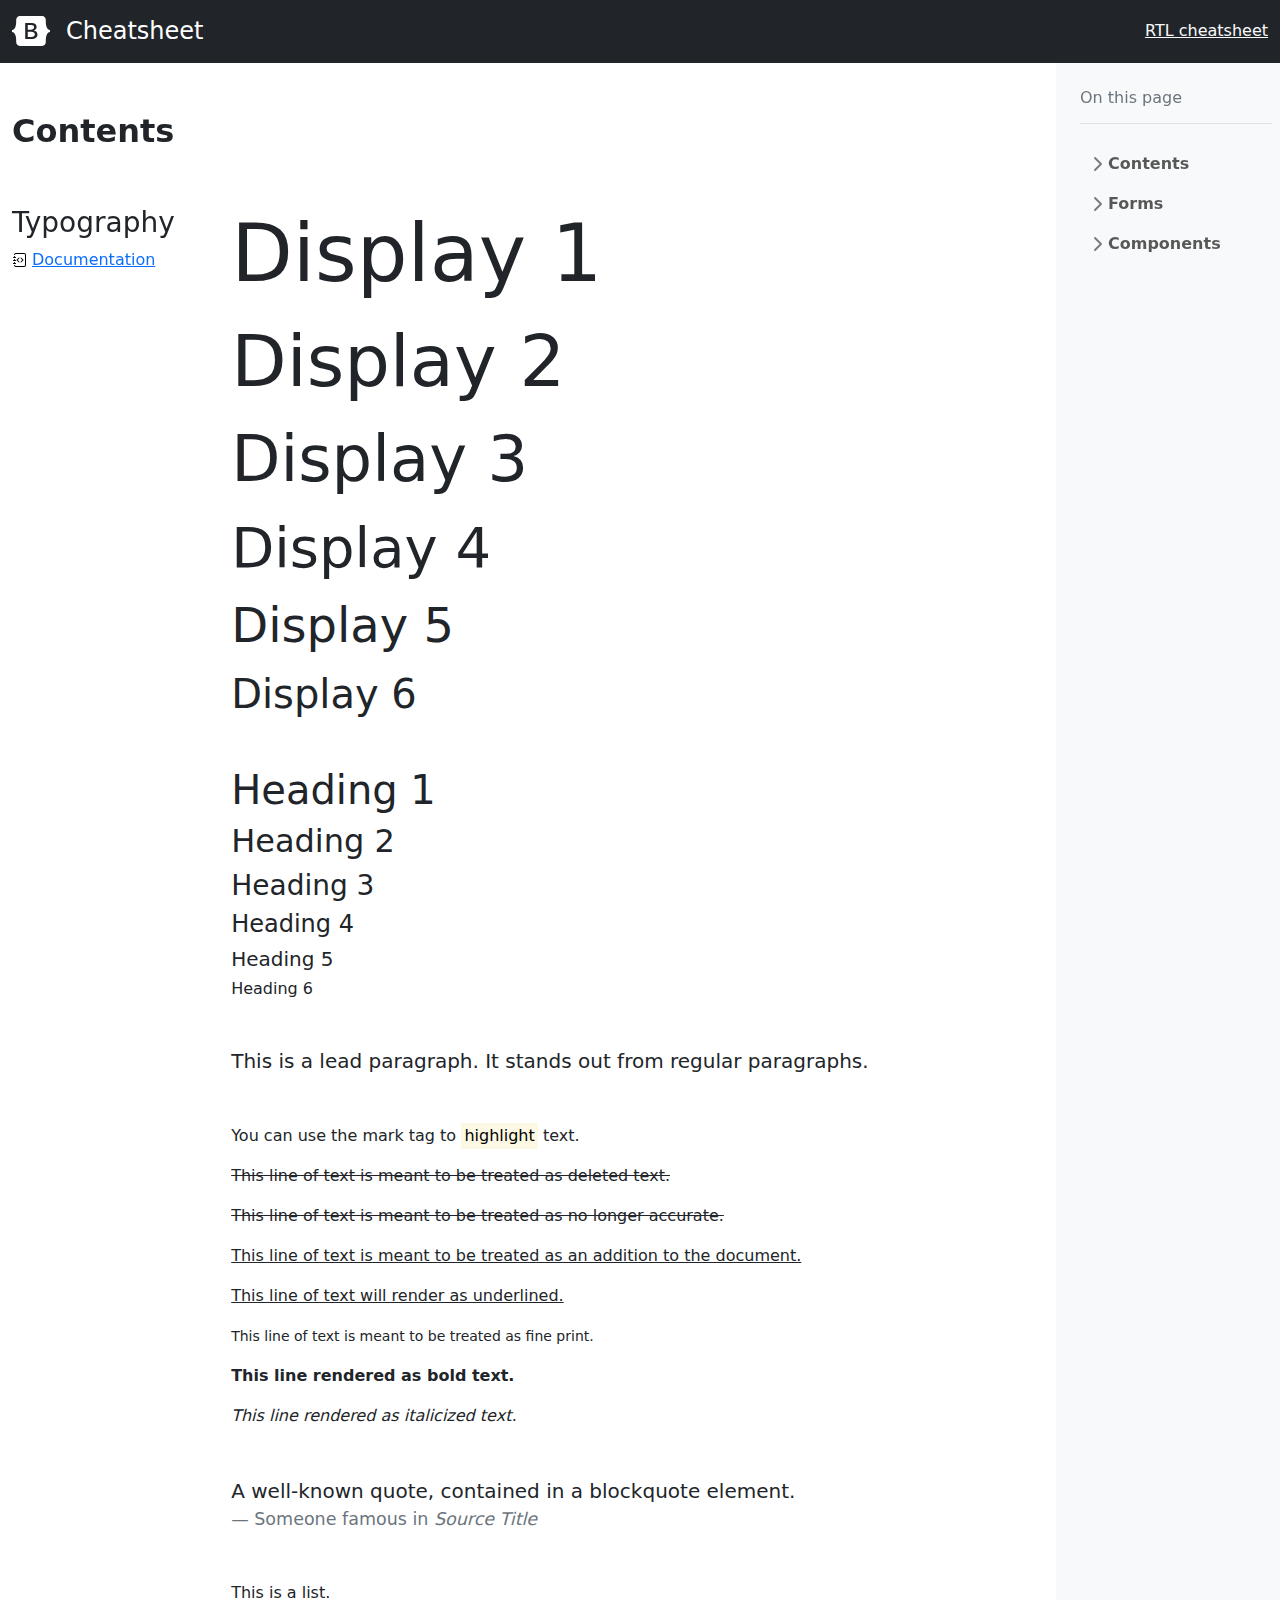
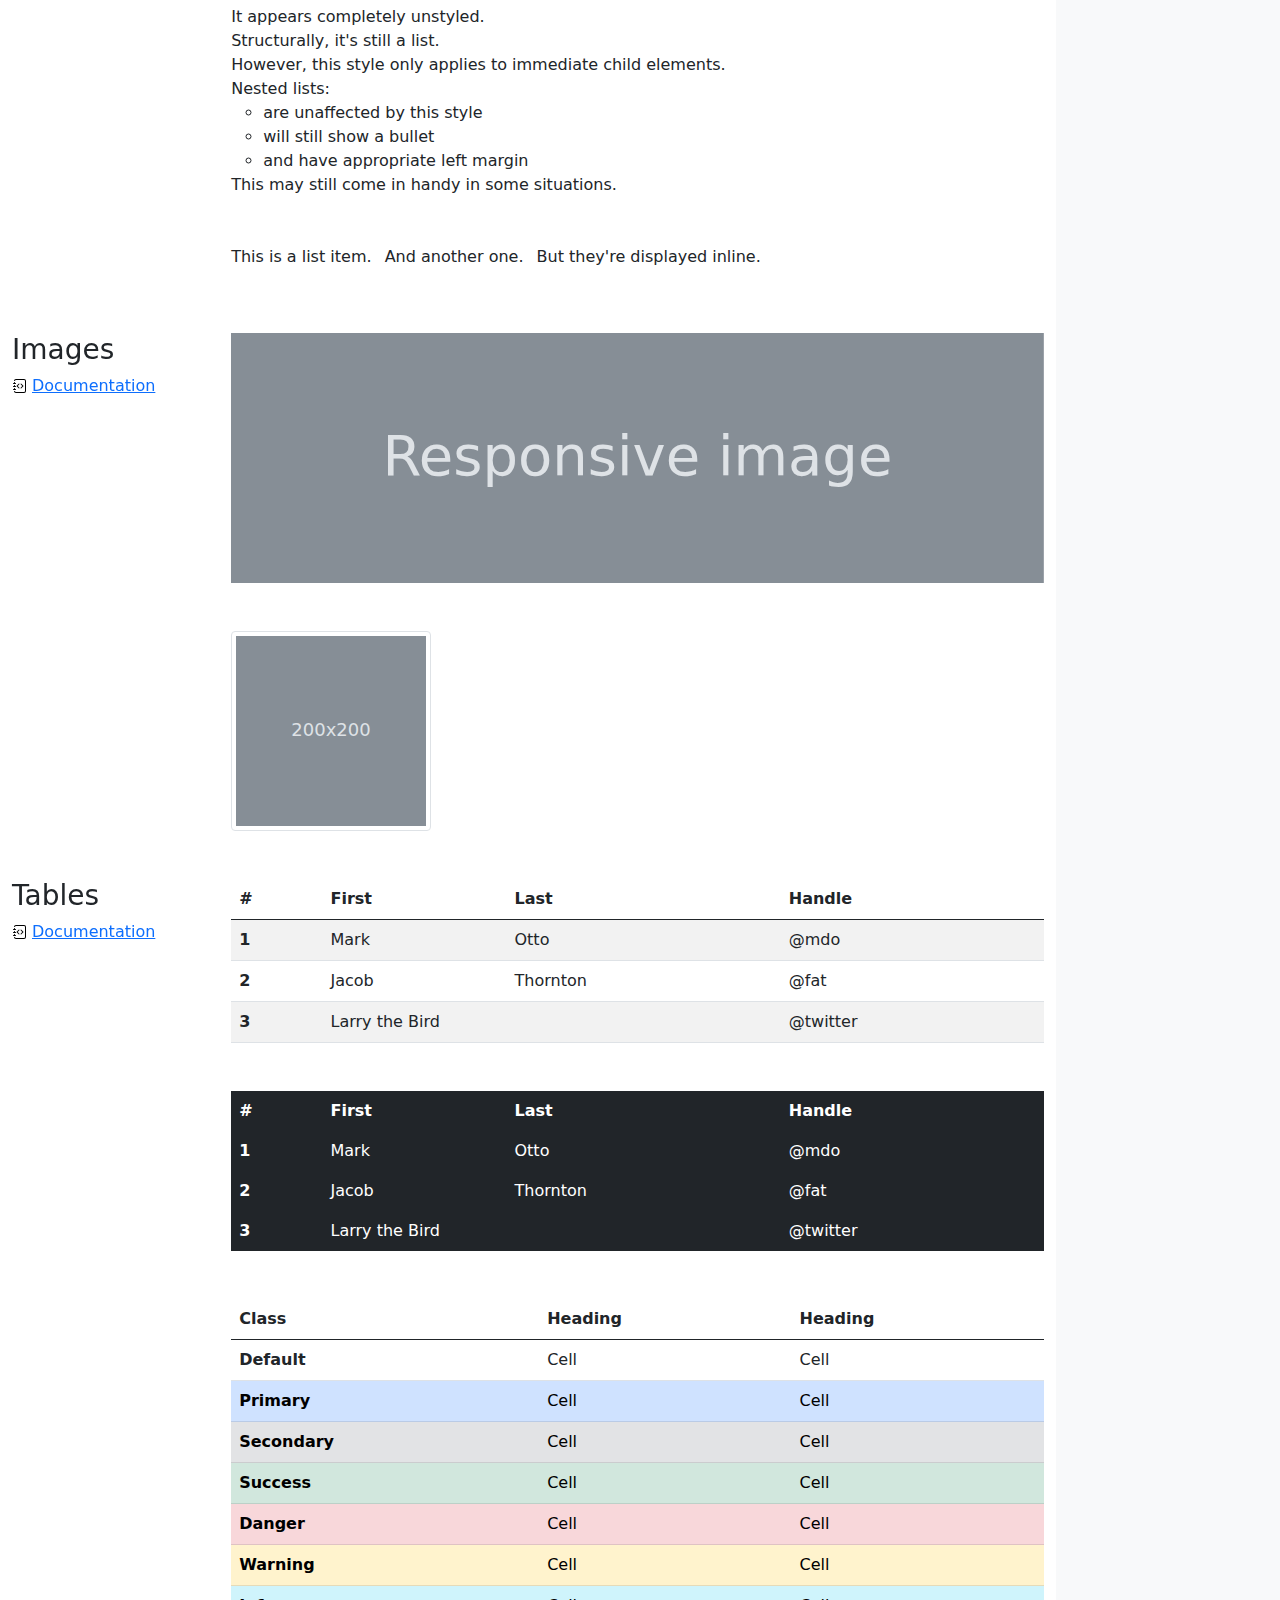
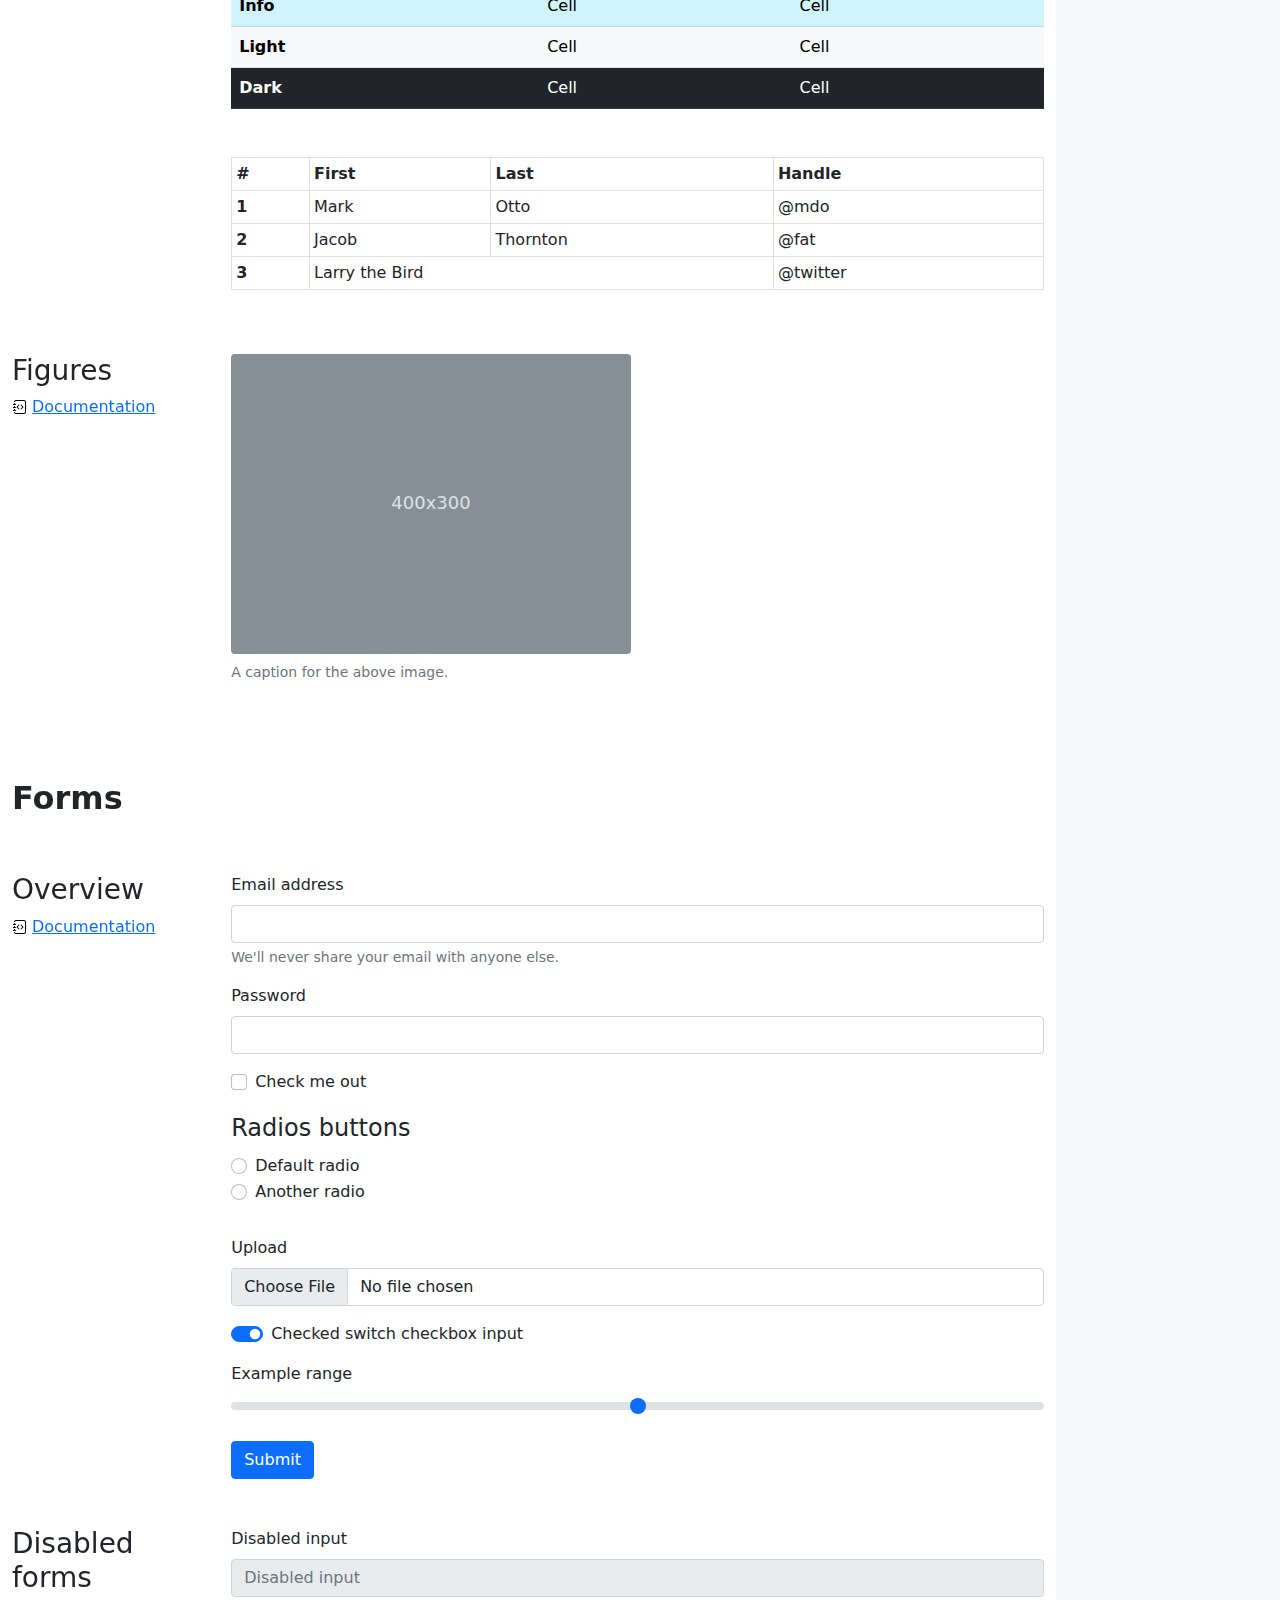
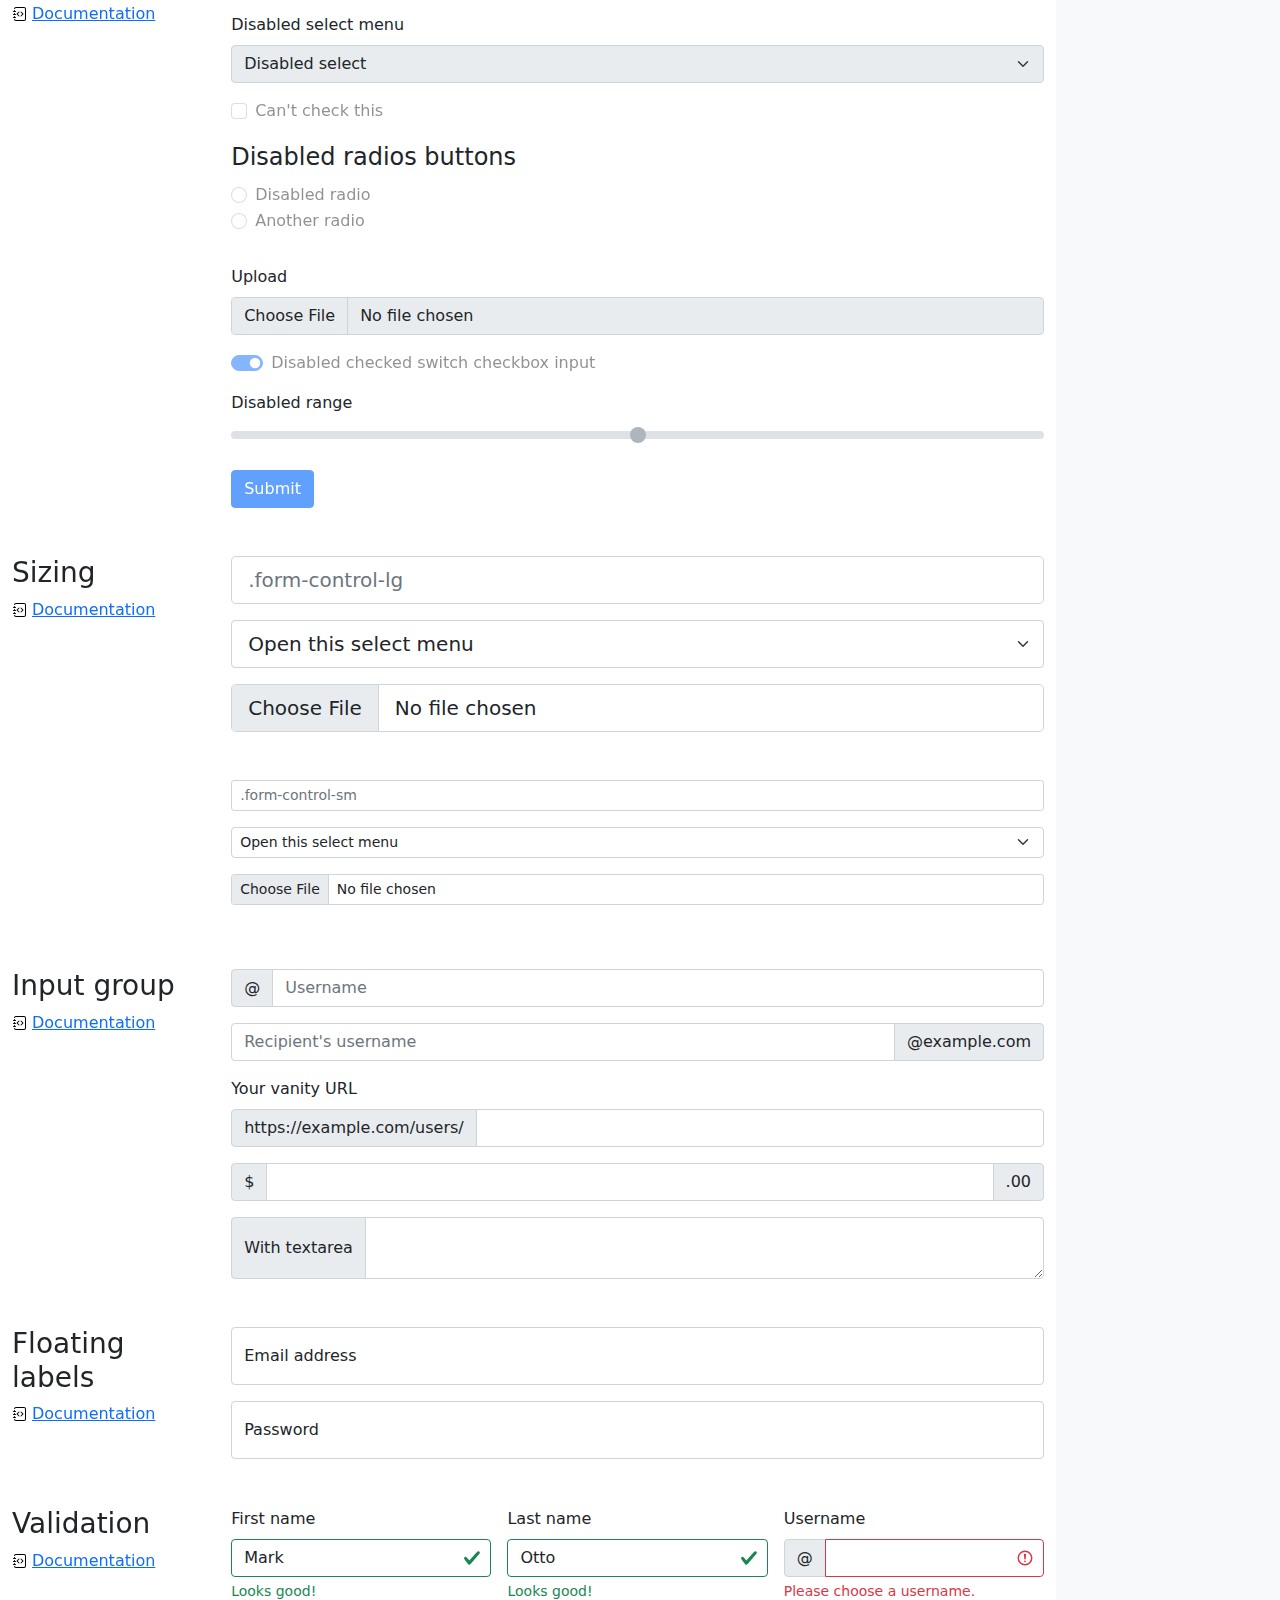
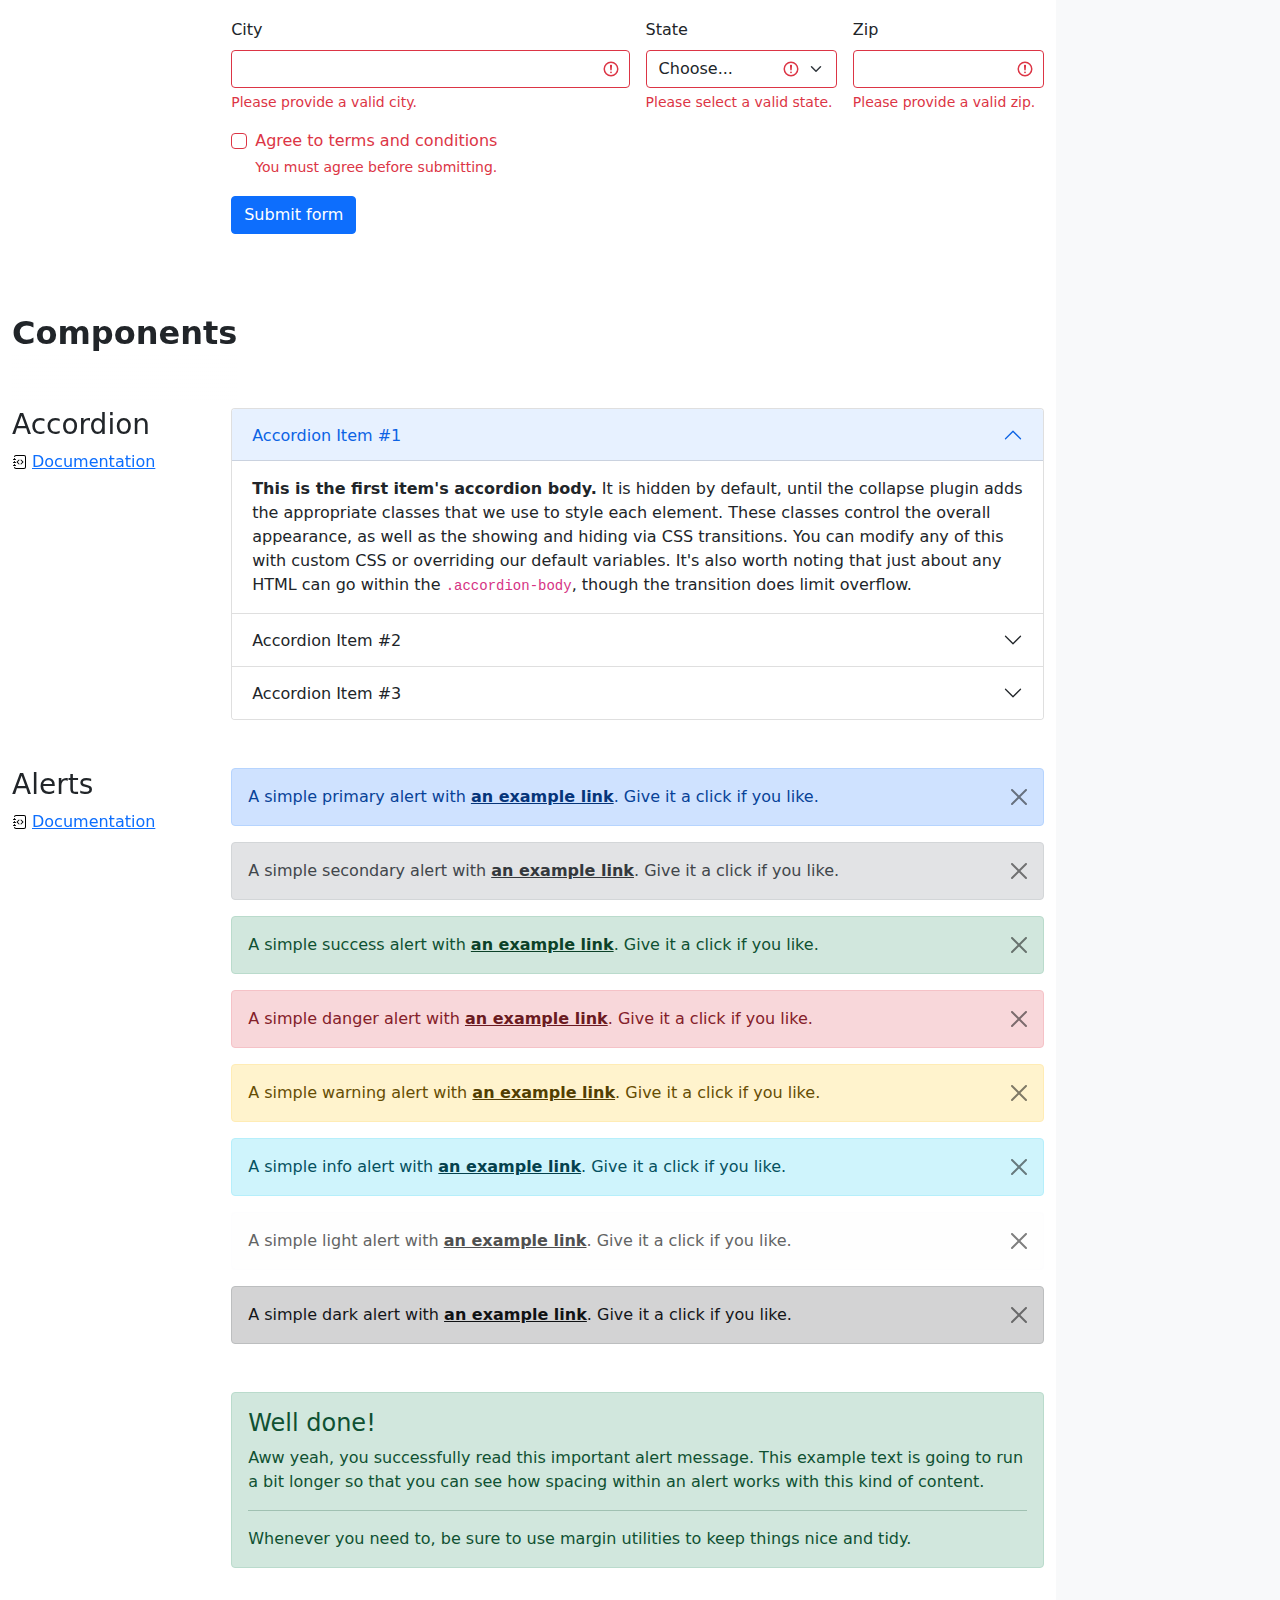
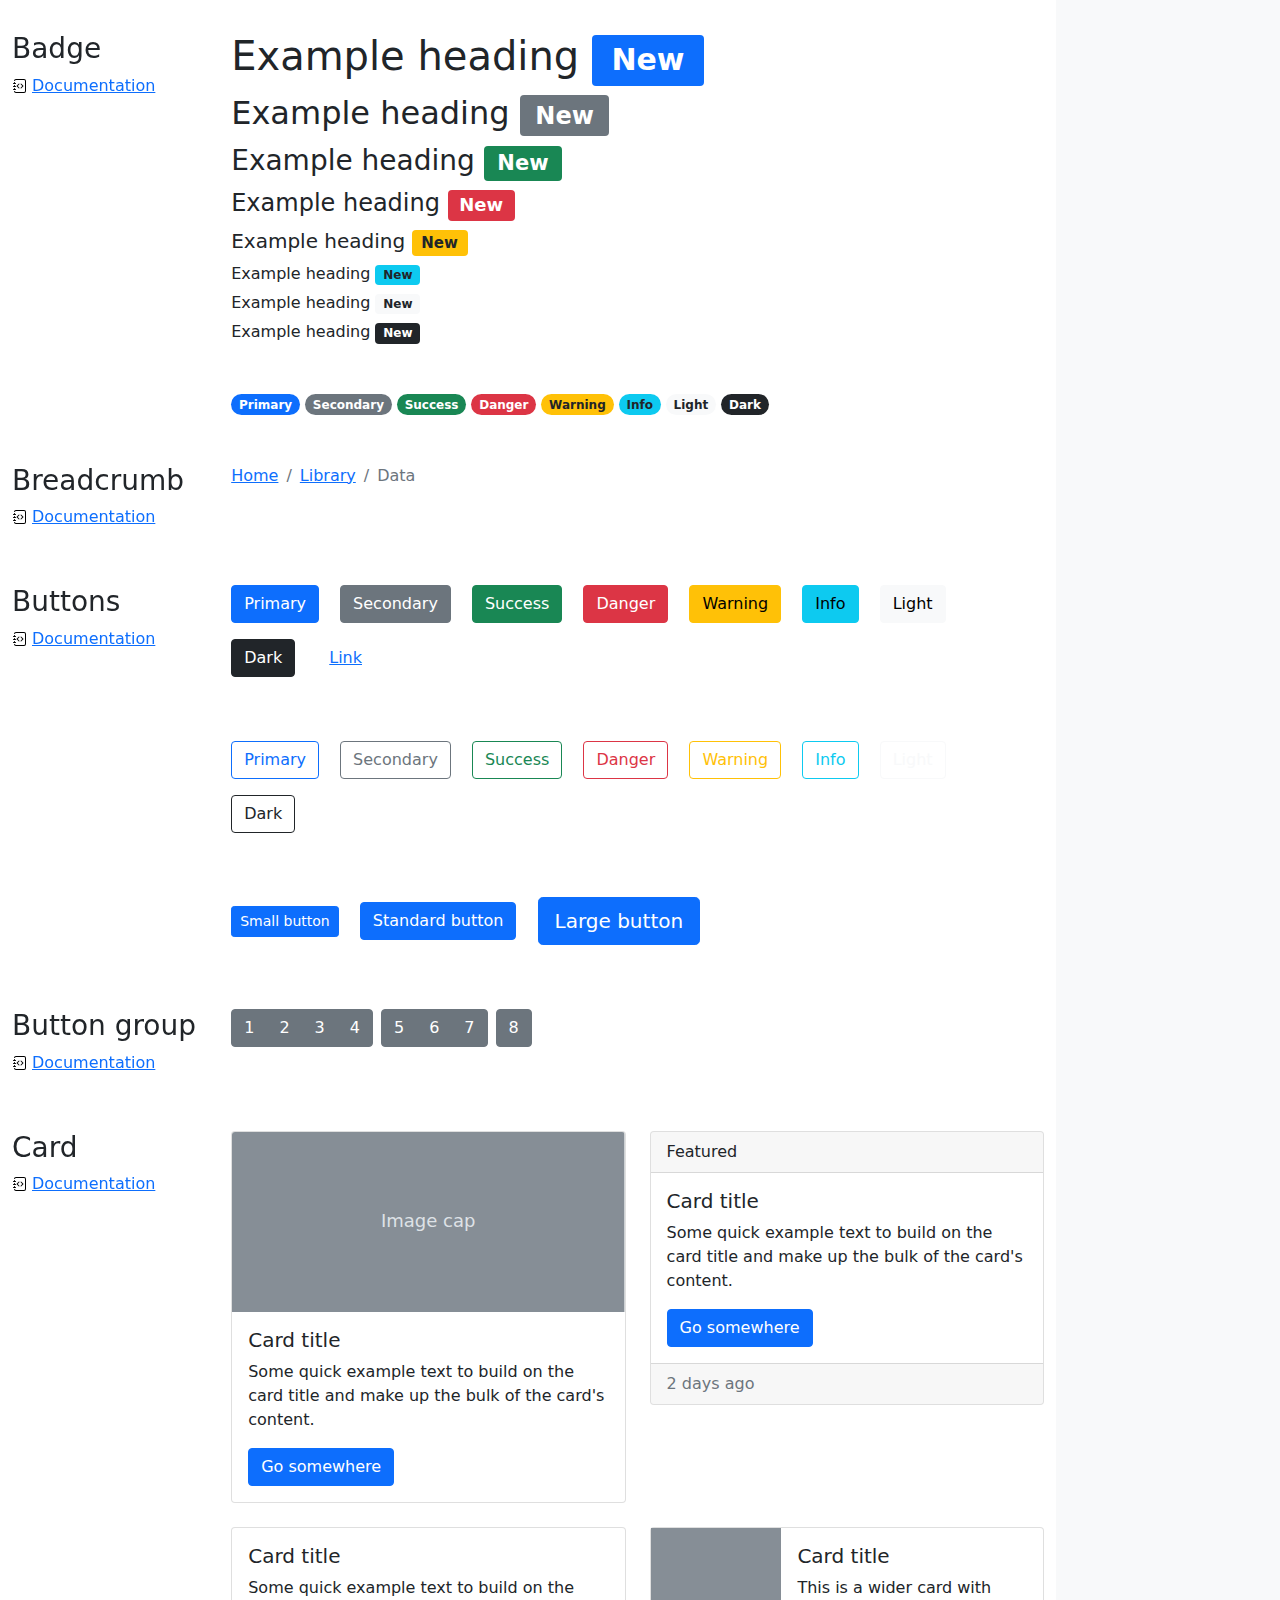
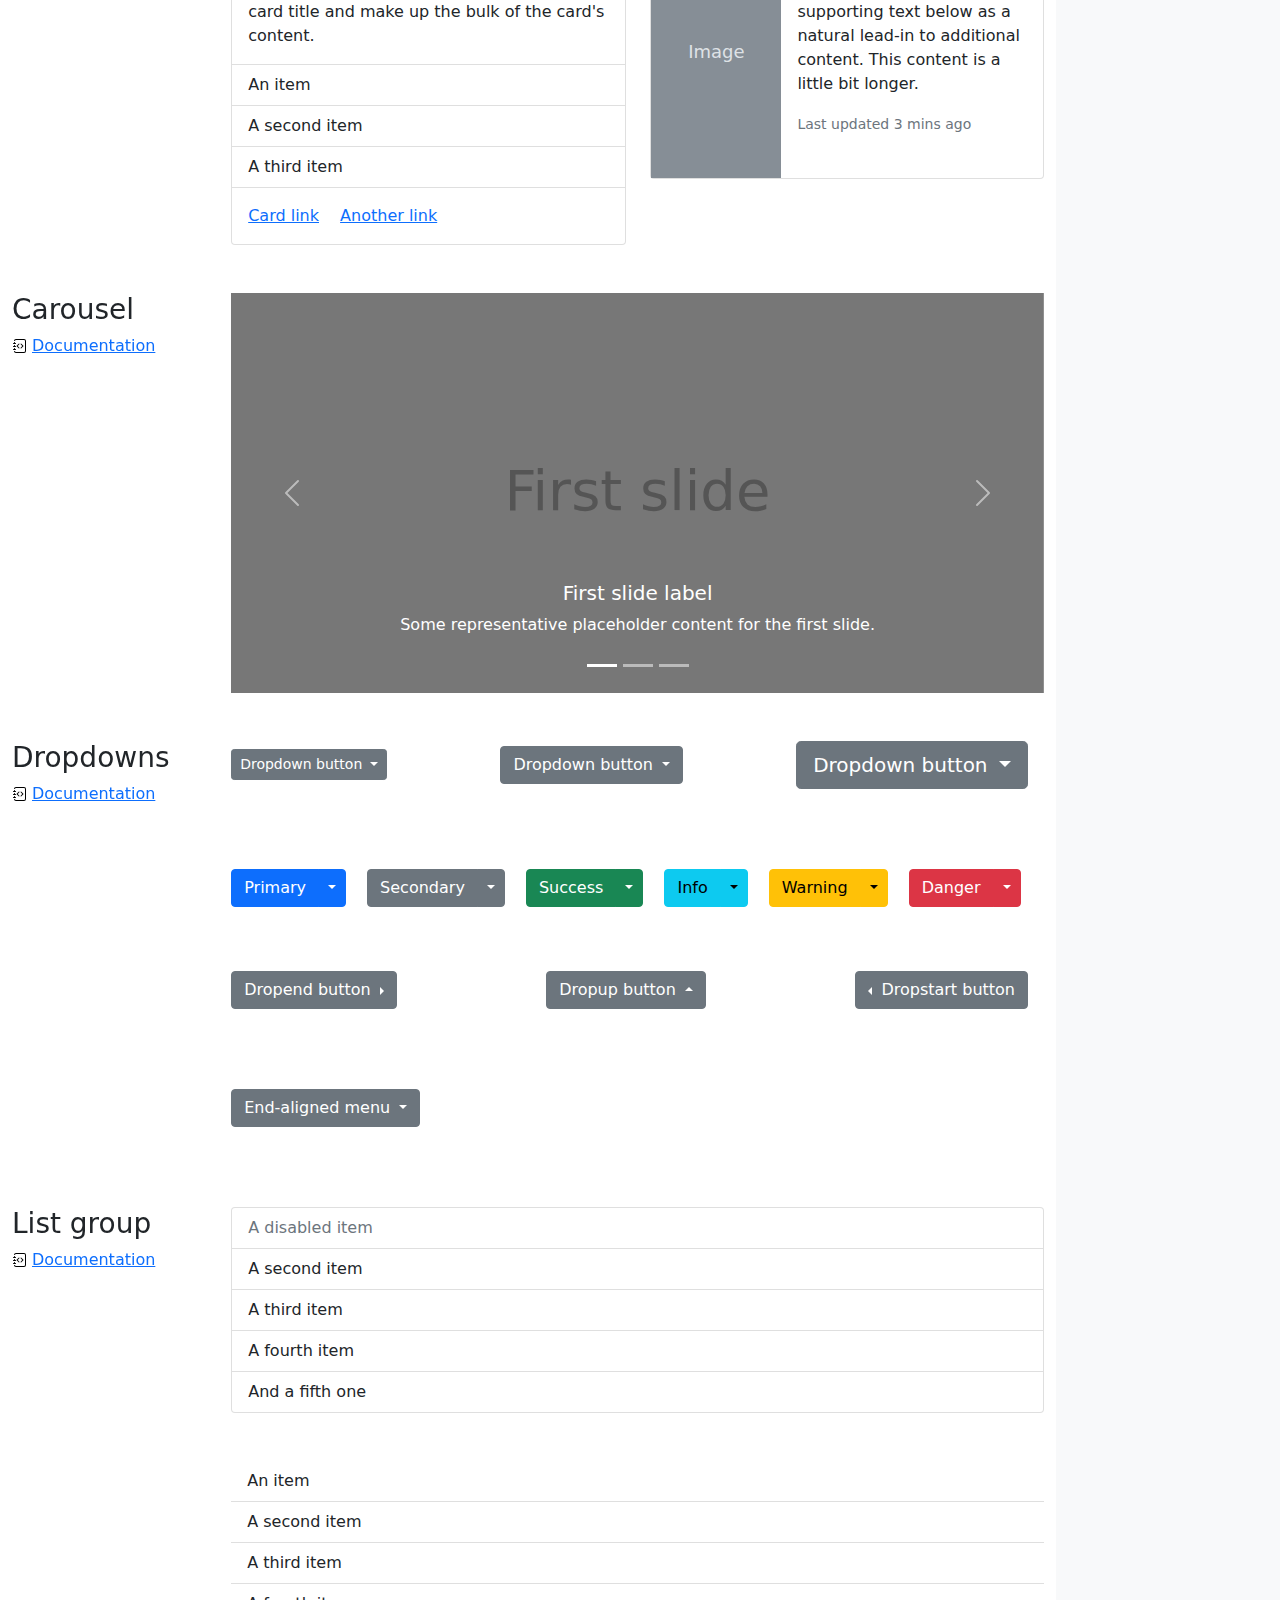
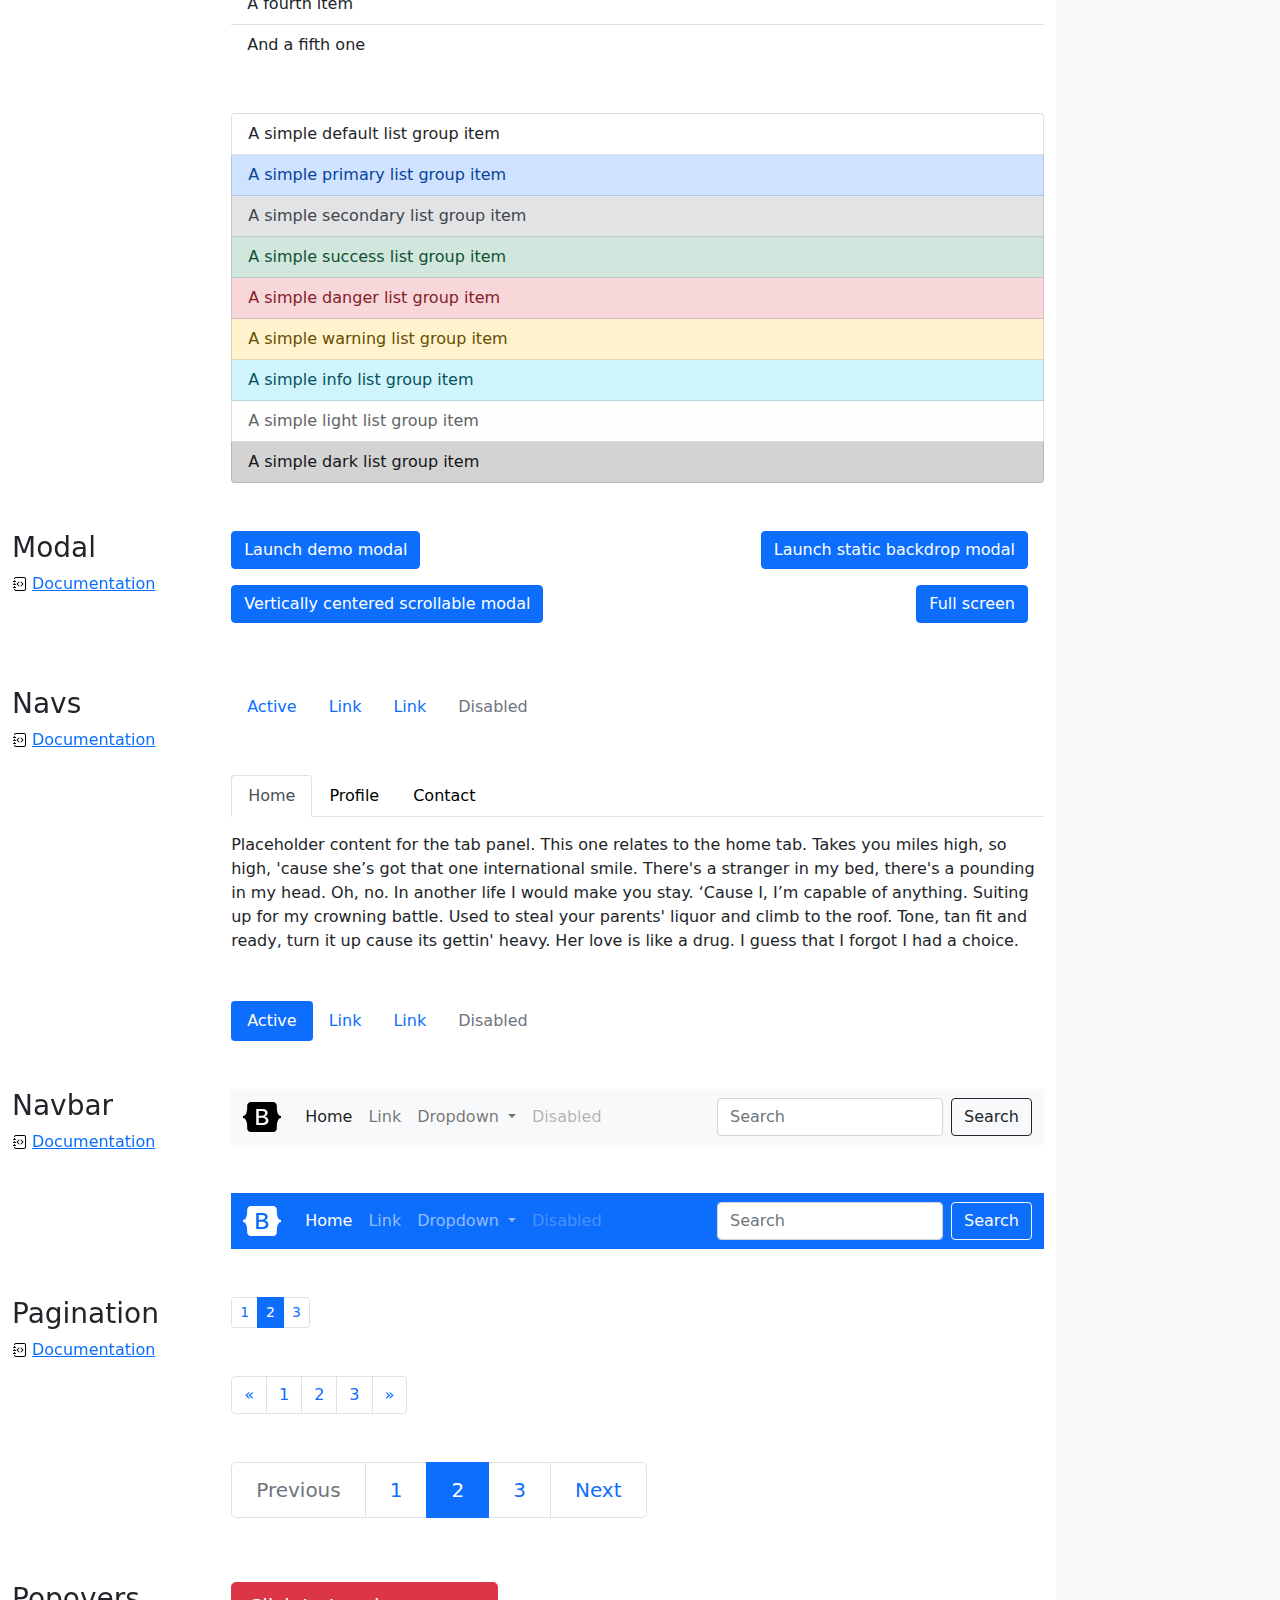
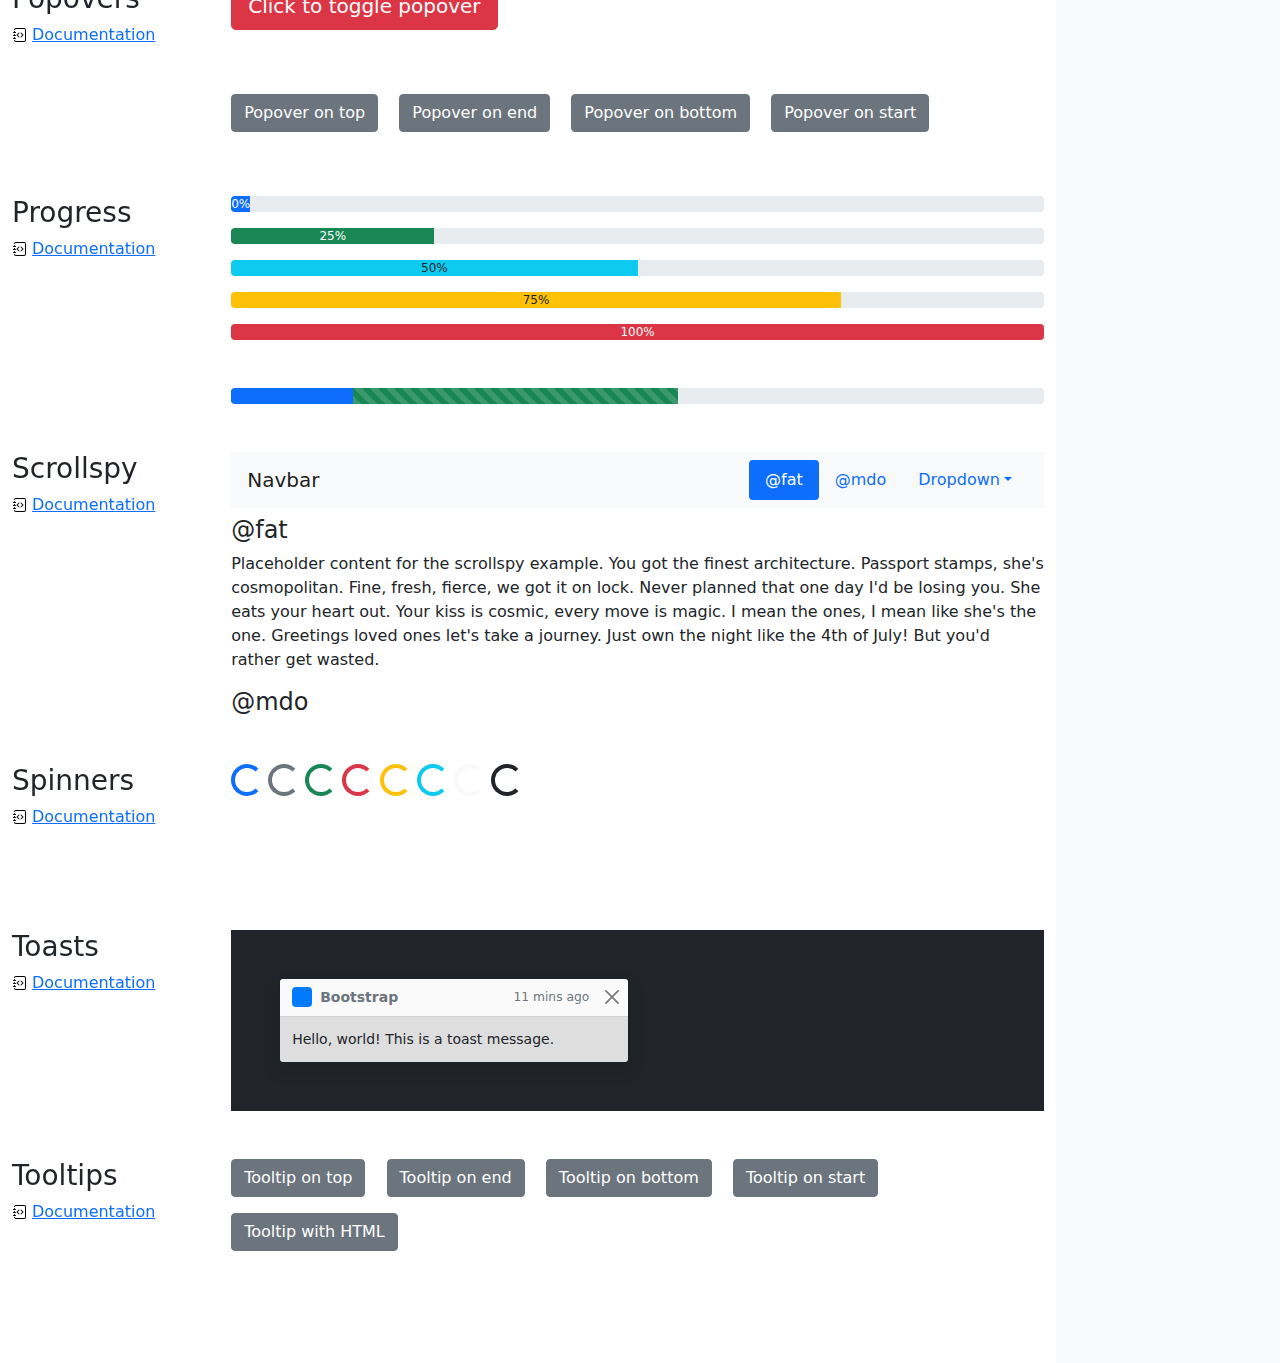
<file: framework/ejemplos/cheatsheet/index.html>
<!doctype html>
<html lang="en">
  <head>
    <meta charset="utf-8">
    <meta name="viewport" content="width=device-width, initial-scale=1">
    <meta name="description" content="">
    <meta name="author" content="Mark Otto, Jacob Thornton, and Bootstrap contributors">
    <meta name="generator" content="Hugo 0.82.0">
    <title>Cheatsheet · Bootstrap v5.0</title>

    <link rel="canonical" href="https://getbootstrap.com/docs/5.0/examples/cheatsheet/">

    

    <!-- Bootstrap core CSS -->
<link href="../assets/dist/css/bootstrap.min.css" rel="stylesheet">

    <style>
      .bd-placeholder-img {
        font-size: 1.125rem;
        text-anchor: middle;
        -webkit-user-select: none;
        -moz-user-select: none;
        user-select: none;
      }

      @media (min-width: 768px) {
        .bd-placeholder-img-lg {
          font-size: 3.5rem;
        }
      }
    </style>

    
    <!-- Custom styles for this template -->
    <link href="cheatsheet.css" rel="stylesheet">
  </head>
  <body class="bg-light">
    
<header class="bd-header bg-dark py-3 d-flex align-items-stretch border-bottom border-dark">
  <div class="container-fluid d-flex align-items-center">
    <h1 class="d-flex align-items-center fs-4 text-white mb-0">
      <img src="../assets/brand/bootstrap-logo-white.svg" width="38" height="30" class="me-3" alt="Bootstrap">
      Cheatsheet
    </h1>
    <a href="../examples/cheatsheet-rtl/" class="ms-auto link-light" hreflang="ar">RTL cheatsheet</a>
  </div>
</header>
<aside class="bd-aside sticky-xl-top text-muted align-self-start mb-3 mb-xl-5 px-2">
  <h2 class="h6 pt-4 pb-3 mb-4 border-bottom">On this page</h2>
  <nav class="small" id="toc">
    <ul class="list-unstyled">
      <li class="my-2">
        <button class="btn d-inline-flex align-items-center collapsed" data-bs-toggle="collapse" aria-expanded="false" data-bs-target="#contents-collapse" aria-controls="contents-collapse">Contents</button>
        <ul class="list-unstyled ps-3 collapse" id="contents-collapse">
          <li><a class="d-inline-flex align-items-center rounded" href="#typography">Typography</a></li>
          <li><a class="d-inline-flex align-items-center rounded" href="#images">Images</a></li>
          <li><a class="d-inline-flex align-items-center rounded" href="#tables">Tables</a></li>
          <li><a class="d-inline-flex align-items-center rounded" href="#figures">Figures</a></li>
        </ul>
      </li>
      <li class="my-2">
        <button class="btn d-inline-flex align-items-center collapsed" data-bs-toggle="collapse" aria-expanded="false" data-bs-target="#forms-collapse" aria-controls="forms-collapse">Forms</button>
        <ul class="list-unstyled ps-3 collapse" id="forms-collapse">
          <li><a class="d-inline-flex align-items-center rounded" href="#overview">Overview</a></li>
          <li><a class="d-inline-flex align-items-center rounded" href="#disabled-forms">Disabled forms</a></li>
          <li><a class="d-inline-flex align-items-center rounded" href="#sizing">Sizing</a></li>
          <li><a class="d-inline-flex align-items-center rounded" href="#input-group">Input group</a></li>
          <li><a class="d-inline-flex align-items-center rounded" href="#floating-labels">Floating labels</a></li>
          <li><a class="d-inline-flex align-items-center rounded" href="#validation">Validation</a></li>
        </ul>
      </li>
      <li class="my-2">
        <button class="btn d-inline-flex align-items-center collapsed" data-bs-toggle="collapse" aria-expanded="false" data-bs-target="#components-collapse" aria-controls="components-collapse">Components</button>
        <ul class="list-unstyled ps-3 collapse" id="components-collapse">
          <li><a class="d-inline-flex align-items-center rounded" href="#accordion">Accordion</a></li>
          <li><a class="d-inline-flex align-items-center rounded" href="#alerts">Alerts</a></li>
          <li><a class="d-inline-flex align-items-center rounded" href="#badge">Badge</a></li>
          <li><a class="d-inline-flex align-items-center rounded" href="#breadcrumb">Breadcrumb</a></li>
          <li><a class="d-inline-flex align-items-center rounded" href="#buttons">Buttons</a></li>
          <li><a class="d-inline-flex align-items-center rounded" href="#button-group">Button group</a></li>
          <li><a class="d-inline-flex align-items-center rounded" href="#card">Card</a></li>
          <li><a class="d-inline-flex align-items-center rounded" href="#carousel">Carousel</a></li>
          <li><a class="d-inline-flex align-items-center rounded" href="#dropdowns">Dropdowns</a></li>
          <li><a class="d-inline-flex align-items-center rounded" href="#list-group">List group</a></li>
          <li><a class="d-inline-flex align-items-center rounded" href="#modal">Modal</a></li>
          <li><a class="d-inline-flex align-items-center rounded" href="#navs">Navs</a></li>
          <li><a class="d-inline-flex align-items-center rounded" href="#navbar">Navbar</a></li>
          <li><a class="d-inline-flex align-items-center rounded" href="#pagination">Pagination</a></li>
          <li><a class="d-inline-flex align-items-center rounded" href="#popovers">Popovers</a></li>
          <li><a class="d-inline-flex align-items-center rounded" href="#progress">Progress</a></li>
          <li><a class="d-inline-flex align-items-center rounded" href="#scrollspy">Scrollspy</a></li>
          <li><a class="d-inline-flex align-items-center rounded" href="#spinners">Spinners</a></li>
          <li><a class="d-inline-flex align-items-center rounded" href="#toasts">Toasts</a></li>
          <li><a class="d-inline-flex align-items-center rounded" href="#tooltips">Tooltips</a></li>
        </ul>
      </li>
    </ul>
  </nav>
</aside>
<div class="bd-cheatsheet container-fluid bg-body">
  <section id="content">
    <h2 class="sticky-xl-top fw-bold pt-3 pt-xl-5 pb-2 pb-xl-3">Contents</h2>

    <article class="my-3" id="typography">
      <div class="bd-heading sticky-xl-top align-self-start mt-5 mb-3 mt-xl-0 mb-xl-2">
        <h3>Typography</h3>
        <a class="d-flex align-items-center" href="../content/typography/">Documentation</a>
      </div>

      <div>
        <div class="bd-example">
        <p class="display-1">Display 1</p>
        <p class="display-2">Display 2</p>
        <p class="display-3">Display 3</p>
        <p class="display-4">Display 4</p>
        <p class="display-5">Display 5</p>
        <p class="display-6">Display 6</p>
        </div>

        <div class="bd-example">
        <p class="h1">Heading 1</p>
        <p class="h2">Heading 2</p>
        <p class="h3">Heading 3</p>
        <p class="h4">Heading 4</p>
        <p class="h5">Heading 5</p>
        <p class="h6">Heading 6</p>
        </div>

        <div class="bd-example">
        <p class="lead">
          This is a lead paragraph. It stands out from regular paragraphs.
        </p>
        </div>

        <div class="bd-example">
        <p>You can use the mark tag to <mark>highlight</mark> text.</p>
        <p><del>This line of text is meant to be treated as deleted text.</del></p>
        <p><s>This line of text is meant to be treated as no longer accurate.</s></p>
        <p><ins>This line of text is meant to be treated as an addition to the document.</ins></p>
        <p><u>This line of text will render as underlined.</u></p>
        <p><small>This line of text is meant to be treated as fine print.</small></p>
        <p><strong>This line rendered as bold text.</strong></p>
        <p><em>This line rendered as italicized text.</em></p>
        </div>

        <div class="bd-example">
        <blockquote class="blockquote">
          <p>A well-known quote, contained in a blockquote element.</p>
          <footer class="blockquote-footer">Someone famous in <cite title="Source Title">Source Title</cite></footer>
        </blockquote>
        </div>

        <div class="bd-example">
        <ul class="list-unstyled">
          <li>This is a list.</li>
          <li>It appears completely unstyled.</li>
          <li>Structurally, it's still a list.</li>
          <li>However, this style only applies to immediate child elements.</li>
          <li>Nested lists:
            <ul>
              <li>are unaffected by this style</li>
              <li>will still show a bullet</li>
              <li>and have appropriate left margin</li>
            </ul>
          </li>
          <li>This may still come in handy in some situations.</li>
        </ul>
        </div>

        <div class="bd-example">
        <ul class="list-inline">
          <li class="list-inline-item">This is a list item.</li>
          <li class="list-inline-item">And another one.</li>
          <li class="list-inline-item">But they're displayed inline.</li>
        </ul>
        </div>
      </div>
    </article>
    <article class="my-3" id="images">
      <div class="bd-heading sticky-xl-top align-self-start mt-5 mb-3 mt-xl-0 mb-xl-2">
        <h3>Images</h3>
        <a class="d-flex align-items-center" href="../content/images/">Documentation</a>
      </div>

      <div>
        <div class="bd-example">
        <svg class="bd-placeholder-img bd-placeholder-img-lg img-fluid" width="100%" height="250" xmlns="http://www.w3.org/2000/svg" role="img" aria-label="Placeholder: Responsive image" preserveAspectRatio="xMidYMid slice" focusable="false"><title>Placeholder</title><rect width="100%" height="100%" fill="#868e96"/><text x="50%" y="50%" fill="#dee2e6" dy=".3em">Responsive image</text></svg>

        </div>

        <div class="bd-example">
        <svg class="bd-placeholder-img img-thumbnail" width="200" height="200" xmlns="http://www.w3.org/2000/svg" role="img" aria-label="A generic square placeholder image with a white border around it, making it resemble a photograph taken with an old instant camera: 200x200" preserveAspectRatio="xMidYMid slice" focusable="false"><title>A generic square placeholder image with a white border around it, making it resemble a photograph taken with an old instant camera</title><rect width="100%" height="100%" fill="#868e96"/><text x="50%" y="50%" fill="#dee2e6" dy=".3em">200x200</text></svg>

        </div>
      </div>
    </article>
    <article class="my-3" id="tables">
      <div class="bd-heading sticky-xl-top align-self-start mt-5 mb-3 mt-xl-0 mb-xl-2">
        <h3>Tables</h3>
        <a class="d-flex align-items-center" href="../content/tables/">Documentation</a>
      </div>

      <div>
        <div class="bd-example">
        <table class="table table-striped">
          <thead>
          <tr>
            <th scope="col">#</th>
            <th scope="col">First</th>
            <th scope="col">Last</th>
            <th scope="col">Handle</th>
          </tr>
          </thead>
          <tbody>
          <tr>
            <th scope="row">1</th>
            <td>Mark</td>
            <td>Otto</td>
            <td>@mdo</td>
          </tr>
          <tr>
            <th scope="row">2</th>
            <td>Jacob</td>
            <td>Thornton</td>
            <td>@fat</td>
          </tr>
          <tr>
            <th scope="row">3</th>
            <td colspan="2">Larry the Bird</td>
            <td>@twitter</td>
          </tr>
          </tbody>
        </table>
        </div>

        <div class="bd-example">
        <table class="table table-dark table-borderless">
          <thead>
          <tr>
            <th scope="col">#</th>
            <th scope="col">First</th>
            <th scope="col">Last</th>
            <th scope="col">Handle</th>
          </tr>
          </thead>
          <tbody>
          <tr>
            <th scope="row">1</th>
            <td>Mark</td>
            <td>Otto</td>
            <td>@mdo</td>
          </tr>
          <tr>
            <th scope="row">2</th>
            <td>Jacob</td>
            <td>Thornton</td>
            <td>@fat</td>
          </tr>
          <tr>
            <th scope="row">3</th>
            <td colspan="2">Larry the Bird</td>
            <td>@twitter</td>
          </tr>
          </tbody>
        </table>
        </div>

        <div class="bd-example">
        <table class="table table-hover">
          <thead>
          <tr>
            <th scope="col">Class</th>
            <th scope="col">Heading</th>
            <th scope="col">Heading</th>
          </tr>
          </thead>
          <tbody>
          <tr>
            <th scope="row">Default</th>
            <td>Cell</td>
            <td>Cell</td>
          </tr>
          
          <tr class="table-primary">
            <th scope="row">Primary</th>
            <td>Cell</td>
            <td>Cell</td>
          </tr>
          <tr class="table-secondary">
            <th scope="row">Secondary</th>
            <td>Cell</td>
            <td>Cell</td>
          </tr>
          <tr class="table-success">
            <th scope="row">Success</th>
            <td>Cell</td>
            <td>Cell</td>
          </tr>
          <tr class="table-danger">
            <th scope="row">Danger</th>
            <td>Cell</td>
            <td>Cell</td>
          </tr>
          <tr class="table-warning">
            <th scope="row">Warning</th>
            <td>Cell</td>
            <td>Cell</td>
          </tr>
          <tr class="table-info">
            <th scope="row">Info</th>
            <td>Cell</td>
            <td>Cell</td>
          </tr>
          <tr class="table-light">
            <th scope="row">Light</th>
            <td>Cell</td>
            <td>Cell</td>
          </tr>
          <tr class="table-dark">
            <th scope="row">Dark</th>
            <td>Cell</td>
            <td>Cell</td>
          </tr>
          </tbody>
        </table>
        </div>

        <div class="bd-example">
        <table class="table table-sm table-bordered">
          <thead>
          <tr>
            <th scope="col">#</th>
            <th scope="col">First</th>
            <th scope="col">Last</th>
            <th scope="col">Handle</th>
          </tr>
          </thead>
          <tbody>
          <tr>
            <th scope="row">1</th>
            <td>Mark</td>
            <td>Otto</td>
            <td>@mdo</td>
          </tr>
          <tr>
            <th scope="row">2</th>
            <td>Jacob</td>
            <td>Thornton</td>
            <td>@fat</td>
          </tr>
          <tr>
            <th scope="row">3</th>
            <td colspan="2">Larry the Bird</td>
            <td>@twitter</td>
          </tr>
          </tbody>
        </table>
        </div>
      </div>
    </article>
    <article class="my-3" id="figures">
      <div class="bd-heading sticky-xl-top align-self-start mt-5 mb-3 mt-xl-0 mb-xl-2">
        <h3>Figures</h3>
        <a class="d-flex align-items-center" href="../content/figures/">Documentation</a>
      </div>

      <div>
        <div class="bd-example">
        <figure class="figure">
          <svg class="bd-placeholder-img figure-img img-fluid rounded" width="400" height="300" xmlns="http://www.w3.org/2000/svg" role="img" aria-label="Placeholder: 400x300" preserveAspectRatio="xMidYMid slice" focusable="false"><title>Placeholder</title><rect width="100%" height="100%" fill="#868e96"/><text x="50%" y="50%" fill="#dee2e6" dy=".3em">400x300</text></svg>

          <figcaption class="figure-caption">A caption for the above image.</figcaption>
        </figure>
        </div>
      </div>
    </article>
  </section>

  <section id="forms">
    <h2 class="sticky-xl-top fw-bold pt-3 pt-xl-5 pb-2 pb-xl-3">Forms</h2>

    <article class="my-3" id="overview">
      <div class="bd-heading sticky-xl-top align-self-start mt-5 mb-3 mt-xl-0 mb-xl-2">
        <h3>Overview</h3>
        <a class="d-flex align-items-center" href="../forms/overview/">Documentation</a>
      </div>

      <div>
        <div class="bd-example">
        <form>
          <div class="mb-3">
            <label for="exampleInputEmail1" class="form-label">Email address</label>
            <input type="email" class="form-control" id="exampleInputEmail1" aria-describedby="emailHelp">
            <div id="emailHelp" class="form-text">We'll never share your email with anyone else.</div>
          </div>
          <div class="mb-3">
            <label for="exampleInputPassword1" class="form-label">Password</label>
            <input type="password" class="form-control" id="exampleInputPassword1">
          </div>
          <div class="mb-3 form-check">
            <input type="checkbox" class="form-check-input" id="exampleCheck1">
            <label class="form-check-label" for="exampleCheck1">Check me out</label>
          </div>
          <fieldset class="mb-3">
            <legend>Radios buttons</legend>
            <div class="form-check">
              <input type="radio" name="radios" class="form-check-input" id="exampleRadio1">
              <label class="form-check-label" for="exampleRadio1">Default radio</label>
            </div>
            <div class="mb-3 form-check">
              <input type="radio" name="radios" class="form-check-input" id="exampleRadio2">
              <label class="form-check-label" for="exampleRadio2">Another radio</label>
            </div>
          </fieldset>
          <div class="mb-3">
            <label class="form-label" for="customFile">Upload</label>
            <input type="file" class="form-control" id="customFile">
          </div>
          <div class="mb-3 form-check form-switch">
            <input class="form-check-input" type="checkbox" id="flexSwitchCheckChecked" checked>
            <label class="form-check-label" for="flexSwitchCheckChecked">Checked switch checkbox input</label>
          </div>
          <div class="mb-3">
            <label for="customRange3" class="form-label">Example range</label>
            <input type="range" class="form-range" min="0" max="5" step="0.5" id="customRange3">
          </div>
          <button type="submit" class="btn btn-primary">Submit</button>
        </form>
        </div>
      </div>
    </article>
    <article class="my-3" id="disabled-forms">
      <div class="bd-heading sticky-xl-top align-self-start mt-5 mb-3 mt-xl-0 mb-xl-2">
        <h3>Disabled forms</h3>
        <a class="d-flex align-items-center" href="../forms/overview/#disabled-forms">Documentation</a>
      </div>

      <div>
        <div class="bd-example">
        <form>
          <fieldset disabled aria-label="Disabled fieldset example">
            <div class="mb-3">
              <label for="disabledTextInput" class="form-label">Disabled input</label>
              <input type="text" id="disabledTextInput" class="form-control" placeholder="Disabled input">
            </div>
            <div class="mb-3">
              <label for="disabledSelect" class="form-label">Disabled select menu</label>
              <select id="disabledSelect" class="form-select">
                <option>Disabled select</option>
              </select>
            </div>
            <div class="mb-3">
              <div class="form-check">
                <input class="form-check-input" type="checkbox" id="disabledFieldsetCheck" disabled>
                <label class="form-check-label" for="disabledFieldsetCheck">
                  Can't check this
                </label>
              </div>
            </div>
            <fieldset class="mb-3">
              <legend>Disabled radios buttons</legend>
              <div class="form-check">
                <input type="radio" name="radios" class="form-check-input" id="disabledRadio1" disabled>
                <label class="form-check-label" for="disabledRadio1">Disabled radio</label>
              </div>
              <div class="mb-3 form-check">
                <input type="radio" name="radios" class="form-check-input" id="disabledRadio2" disabled>
                <label class="form-check-label" for="disabledRadio2">Another radio</label>
              </div>
            </fieldset>
            <div class="mb-3">
              <label class="form-label" for="disabledCustomFile">Upload</label>
              <input type="file" class="form-control" id="disabledCustomFile" disabled>
            </div>
            <div class="mb-3 form-check form-switch">
              <input class="form-check-input" type="checkbox" id="disabledSwitchCheckChecked" checked disabled>
              <label class="form-check-label" for="disabledSwitchCheckChecked">Disabled checked switch checkbox input</label>
            </div>
            <div class="mb-3">
              <label for="disabledRange" class="form-label">Disabled range</label>
              <input type="range" class="form-range" min="0" max="5" step="0.5" id="disabledRange">
            </div>
            <button type="submit" class="btn btn-primary">Submit</button>
          </fieldset>
        </form>
        </div>
      </div>
    </article>
    <article class="my-3" id="sizing">
      <div class="bd-heading sticky-xl-top align-self-start mt-5 mb-3 mt-xl-0 mb-xl-2">
        <h3>Sizing</h3>
        <a class="d-flex align-items-center" href="../forms/form-control/#sizing">Documentation</a>
      </div>

      <div>
        <div class="bd-example">
        <div class="mb-3">
          <input class="form-control form-control-lg" type="text" placeholder=".form-control-lg" aria-label=".form-control-lg example">
        </div>
        <div class="mb-3">
          <select class="form-select form-select-lg mb-3" aria-label=".form-select-lg example">
            <option selected>Open this select menu</option>
            <option value="1">One</option>
            <option value="2">Two</option>
            <option value="3">Three</option>
          </select>
        </div>
        <div class="mb-3">
          <input type="file" class="form-control form-control-lg" aria-label="Large file input example">
        </div>
        </div>

        <div class="bd-example">
        <div class="mb-3">
          <input class="form-control form-control-sm" type="text" placeholder=".form-control-sm" aria-label=".form-control-sm example">
        </div>
        <div class="mb-3">
          <select class="form-select form-select-sm" aria-label=".form-select-sm example">
            <option selected>Open this select menu</option>
            <option value="1">One</option>
            <option value="2">Two</option>
            <option value="3">Three</option>
          </select>
        </div>
        <div class="mb-3">
          <input type="file" class="form-control form-control-sm" aria-label="Small file input example">
        </div>
        </div>
      </div>
    </article>
    <article class="my-3" id="input-group">
      <div class="bd-heading sticky-xl-top align-self-start mt-5 mb-3 mt-xl-0 mb-xl-2">
        <h3>Input group</h3>
        <a class="d-flex align-items-center" href="../forms/input-group/">Documentation</a>
      </div>

      <div>
        <div class="bd-example">
        <div class="input-group mb-3">
          <span class="input-group-text" id="basic-addon1">@</span>
          <input type="text" class="form-control" placeholder="Username" aria-label="Username" aria-describedby="basic-addon1">
        </div>
        <div class="input-group mb-3">
          <input type="text" class="form-control" placeholder="Recipient's username" aria-label="Recipient's username" aria-describedby="basic-addon2">
          <span class="input-group-text" id="basic-addon2">@example.com</span>
        </div>
        <label for="basic-url" class="form-label">Your vanity URL</label>
        <div class="input-group mb-3">
          <span class="input-group-text" id="basic-addon3">https://example.com/users/</span>
          <input type="text" class="form-control" id="basic-url" aria-describedby="basic-addon3">
        </div>
        <div class="input-group mb-3">
          <span class="input-group-text">$</span>
          <input type="text" class="form-control" aria-label="Amount (to the nearest dollar)">
          <span class="input-group-text">.00</span>
        </div>
        <div class="input-group">
          <span class="input-group-text">With textarea</span>
          <textarea class="form-control" aria-label="With textarea"></textarea>
        </div>
        </div>
      </div>
    </article>
    <article class="my-3" id="floating-labels">
      <div class="bd-heading sticky-xl-top align-self-start mt-5 mb-3 mt-xl-0 mb-xl-2">
        <h3>Floating labels</h3>
        <a class="d-flex align-items-center" href="../forms/floating-labels/">Documentation</a>
      </div>

      <div>
        <div class="bd-example">
        <form>
          <div class="form-floating mb-3">
            <input type="email" class="form-control" id="floatingInput" placeholder="name@example.com">
            <label for="floatingInput">Email address</label>
          </div>
          <div class="form-floating">
            <input type="password" class="form-control" id="floatingPassword" placeholder="Password">
            <label for="floatingPassword">Password</label>
          </div>
        </form>
        </div>
      </div>
    </article>
    <article class="my-3" id="validation">
      <div class="bd-heading sticky-xl-top align-self-start mt-5 mb-3 mt-xl-0 mb-xl-2">
        <h3>Validation</h3>
        <a class="d-flex align-items-center" href="../forms/validation/">Documentation</a>
      </div>

      <div>
        <div class="bd-example">
        <form class="row g-3">
          <div class="col-md-4">
            <label for="validationServer01" class="form-label">First name</label>
            <input type="text" class="form-control is-valid" id="validationServer01" value="Mark" required>
            <div class="valid-feedback">
              Looks good!
            </div>
          </div>
          <div class="col-md-4">
            <label for="validationServer02" class="form-label">Last name</label>
            <input type="text" class="form-control is-valid" id="validationServer02" value="Otto" required>
            <div class="valid-feedback">
              Looks good!
            </div>
          </div>
          <div class="col-md-4">
            <label for="validationServerUsername" class="form-label">Username</label>
            <div class="input-group has-validation">
              <span class="input-group-text" id="inputGroupPrepend3">@</span>
              <input type="text" class="form-control is-invalid" id="validationServerUsername" aria-describedby="inputGroupPrepend3" required>
              <div class="invalid-feedback">
                Please choose a username.
              </div>
            </div>
          </div>
          <div class="col-md-6">
            <label for="validationServer03" class="form-label">City</label>
            <input type="text" class="form-control is-invalid" id="validationServer03" required>
            <div class="invalid-feedback">
              Please provide a valid city.
            </div>
          </div>
          <div class="col-md-3">
            <label for="validationServer04" class="form-label">State</label>
            <select class="form-select is-invalid" id="validationServer04" required>
              <option selected disabled value="">Choose...</option>
              <option>...</option>
            </select>
            <div class="invalid-feedback">
              Please select a valid state.
            </div>
          </div>
          <div class="col-md-3">
            <label for="validationServer05" class="form-label">Zip</label>
            <input type="text" class="form-control is-invalid" id="validationServer05" required>
            <div class="invalid-feedback">
              Please provide a valid zip.
            </div>
          </div>
          <div class="col-12">
            <div class="form-check">
              <input class="form-check-input is-invalid" type="checkbox" value="" id="invalidCheck3" required>
              <label class="form-check-label" for="invalidCheck3">
                Agree to terms and conditions
              </label>
              <div class="invalid-feedback">
                You must agree before submitting.
              </div>
            </div>
          </div>
          <div class="col-12">
            <button class="btn btn-primary" type="submit">Submit form</button>
          </div>
        </form>
        </div>
      </div>
    </article>
  </section>

  <section id="components">
    <h2 class="sticky-xl-top fw-bold pt-3 pt-xl-5 pb-2 pb-xl-3">Components</h2>

    <article class="my-3" id="accordion">
      <div class="bd-heading sticky-xl-top align-self-start mt-5 mb-3 mt-xl-0 mb-xl-2">
        <h3>Accordion</h3>
        <a class="d-flex align-items-center" href="../components/accordion/">Documentation</a>
      </div>

      <div>
        <div class="bd-example">
        <div class="accordion" id="accordionExample">
          <div class="accordion-item">
            <h4 class="accordion-header" id="headingOne">
              <button class="accordion-button" type="button" data-bs-toggle="collapse" data-bs-target="#collapseOne" aria-expanded="true" aria-controls="collapseOne">
                Accordion Item #1
              </button>
            </h4>
            <div id="collapseOne" class="accordion-collapse collapse show" aria-labelledby="headingOne" data-bs-parent="#accordionExample">
              <div class="accordion-body">
                <strong>This is the first item's accordion body.</strong> It is hidden by default, until the collapse plugin adds the appropriate classes that we use to style each element. These classes control the overall appearance, as well as the showing and hiding via CSS transitions. You can modify any of this with custom CSS or overriding our default variables. It's also worth noting that just about any HTML can go within the <code>.accordion-body</code>, though the transition does limit overflow.
              </div>
            </div>
          </div>
          <div class="accordion-item">
            <h4 class="accordion-header" id="headingTwo">
              <button class="accordion-button collapsed" type="button" data-bs-toggle="collapse" data-bs-target="#collapseTwo" aria-expanded="false" aria-controls="collapseTwo">
                Accordion Item #2
              </button>
            </h4>
            <div id="collapseTwo" class="accordion-collapse collapse" aria-labelledby="headingTwo" data-bs-parent="#accordionExample">
              <div class="accordion-body">
                <strong>This is the second item's accordion body.</strong> It is hidden by default, until the collapse plugin adds the appropriate classes that we use to style each element. These classes control the overall appearance, as well as the showing and hiding via CSS transitions. You can modify any of this with custom CSS or overriding our default variables. It's also worth noting that just about any HTML can go within the <code>.accordion-body</code>, though the transition does limit overflow.
              </div>
            </div>
          </div>
          <div class="accordion-item">
            <h4 class="accordion-header" id="headingThree">
              <button class="accordion-button collapsed" type="button" data-bs-toggle="collapse" data-bs-target="#collapseThree" aria-expanded="false" aria-controls="collapseThree">
                Accordion Item #3
              </button>
            </h4>
            <div id="collapseThree" class="accordion-collapse collapse" aria-labelledby="headingThree" data-bs-parent="#accordionExample">
              <div class="accordion-body">
                <strong>This is the third item's accordion body.</strong> It is hidden by default, until the collapse plugin adds the appropriate classes that we use to style each element. These classes control the overall appearance, as well as the showing and hiding via CSS transitions. You can modify any of this with custom CSS or overriding our default variables. It's also worth noting that just about any HTML can go within the <code>.accordion-body</code>, though the transition does limit overflow.
              </div>
            </div>
          </div>
        </div>
        </div>
      </div>
    </article>
    <article class="my-3" id="alerts">
      <div class="bd-heading sticky-xl-top align-self-start mt-5 mb-3 mt-xl-0 mb-xl-2">
        <h3>Alerts</h3>
        <a class="d-flex align-items-center" href="../components/alerts/">Documentation</a>
      </div>

      <div>
        <div class="bd-example">
        
        <div class="alert alert-primary alert-dismissible fade show" role="alert">
          A simple primary alert with <a href="#" class="alert-link">an example link</a>. Give it a click if you like.
          <button type="button" class="btn-close" data-bs-dismiss="alert" aria-label="Close"></button>
        </div>
        <div class="alert alert-secondary alert-dismissible fade show" role="alert">
          A simple secondary alert with <a href="#" class="alert-link">an example link</a>. Give it a click if you like.
          <button type="button" class="btn-close" data-bs-dismiss="alert" aria-label="Close"></button>
        </div>
        <div class="alert alert-success alert-dismissible fade show" role="alert">
          A simple success alert with <a href="#" class="alert-link">an example link</a>. Give it a click if you like.
          <button type="button" class="btn-close" data-bs-dismiss="alert" aria-label="Close"></button>
        </div>
        <div class="alert alert-danger alert-dismissible fade show" role="alert">
          A simple danger alert with <a href="#" class="alert-link">an example link</a>. Give it a click if you like.
          <button type="button" class="btn-close" data-bs-dismiss="alert" aria-label="Close"></button>
        </div>
        <div class="alert alert-warning alert-dismissible fade show" role="alert">
          A simple warning alert with <a href="#" class="alert-link">an example link</a>. Give it a click if you like.
          <button type="button" class="btn-close" data-bs-dismiss="alert" aria-label="Close"></button>
        </div>
        <div class="alert alert-info alert-dismissible fade show" role="alert">
          A simple info alert with <a href="#" class="alert-link">an example link</a>. Give it a click if you like.
          <button type="button" class="btn-close" data-bs-dismiss="alert" aria-label="Close"></button>
        </div>
        <div class="alert alert-light alert-dismissible fade show" role="alert">
          A simple light alert with <a href="#" class="alert-link">an example link</a>. Give it a click if you like.
          <button type="button" class="btn-close" data-bs-dismiss="alert" aria-label="Close"></button>
        </div>
        <div class="alert alert-dark alert-dismissible fade show" role="alert">
          A simple dark alert with <a href="#" class="alert-link">an example link</a>. Give it a click if you like.
          <button type="button" class="btn-close" data-bs-dismiss="alert" aria-label="Close"></button>
        </div>
        </div>

        <div class="bd-example">
        <div class="alert alert-success" role="alert">
          <h4 class="alert-heading">Well done!</h4>
          <p>Aww yeah, you successfully read this important alert message. This example text is going to run a bit longer so that you can see how spacing within an alert works with this kind of content.</p>
          <hr>
          <p class="mb-0">Whenever you need to, be sure to use margin utilities to keep things nice and tidy.</p>
        </div>
        </div>
      </div>
    </article>
    <article class="my-3" id="badge">
      <div class="bd-heading sticky-xl-top align-self-start mt-5 mb-3 mt-xl-0 mb-xl-2">
        <h3>Badge</h3>
        <a class="d-flex align-items-center" href="../components/badge/">Documentation</a>
      </div>

      <div>
        <div class="bd-example">
        <p class="h1">Example heading <span class="badge bg-primary">New</span></p>
        <p class="h2">Example heading <span class="badge bg-secondary">New</span></p>
        <p class="h3">Example heading <span class="badge bg-success">New</span></p>
        <p class="h4">Example heading <span class="badge bg-danger">New</span></p>
        <p class="h5">Example heading <span class="badge bg-warning text-dark">New</span></p>
        <p class="h6">Example heading <span class="badge bg-info text-dark">New</span></p>
        <p class="h6">Example heading <span class="badge bg-light text-dark">New</span></p>
        <p class="h6">Example heading <span class="badge bg-dark">New</span></p>
        </div>

        <div class="bd-example">
        
        <span class="badge rounded-pill bg-primary">Primary</span>
        <span class="badge rounded-pill bg-secondary">Secondary</span>
        <span class="badge rounded-pill bg-success">Success</span>
        <span class="badge rounded-pill bg-danger">Danger</span>
        <span class="badge rounded-pill bg-warning text-dark">Warning</span>
        <span class="badge rounded-pill bg-info text-dark">Info</span>
        <span class="badge rounded-pill bg-light text-dark">Light</span>
        <span class="badge rounded-pill bg-dark">Dark</span>
        </div>
      </div>
    </article>
    <article class="my-3" id="breadcrumb">
      <div class="bd-heading sticky-xl-top align-self-start mt-5 mb-3 mt-xl-0 mb-xl-2">
        <h3>Breadcrumb</h3>
        <a class="d-flex align-items-center" href="../components/breadcrumb/">Documentation</a>
      </div>

      <div>
        <div class="bd-example">
        <nav aria-label="breadcrumb">
          <ol class="breadcrumb">
            <li class="breadcrumb-item"><a href="#">Home</a></li>
            <li class="breadcrumb-item"><a href="#">Library</a></li>
            <li class="breadcrumb-item active" aria-current="page">Data</li>
          </ol>
        </nav>
        </div>
      </div>
    </article>
    <article class="my-3" id="buttons">
      <div class="bd-heading sticky-xl-top align-self-start mt-5 mb-3 mt-xl-0 mb-xl-2">
        <h3>Buttons</h3>
        <a class="d-flex align-items-center" href="../components/buttons/">Documentation</a>
      </div>

      <div>
        <div class="bd-example">
        
        <button type="button" class="btn btn-primary">Primary</button>
        <button type="button" class="btn btn-secondary">Secondary</button>
        <button type="button" class="btn btn-success">Success</button>
        <button type="button" class="btn btn-danger">Danger</button>
        <button type="button" class="btn btn-warning">Warning</button>
        <button type="button" class="btn btn-info">Info</button>
        <button type="button" class="btn btn-light">Light</button>
        <button type="button" class="btn btn-dark">Dark</button>

        <button type="button" class="btn btn-link">Link</button>
        </div>

        <div class="bd-example">
        
        <button type="button" class="btn btn-outline-primary">Primary</button>
        <button type="button" class="btn btn-outline-secondary">Secondary</button>
        <button type="button" class="btn btn-outline-success">Success</button>
        <button type="button" class="btn btn-outline-danger">Danger</button>
        <button type="button" class="btn btn-outline-warning">Warning</button>
        <button type="button" class="btn btn-outline-info">Info</button>
        <button type="button" class="btn btn-outline-light">Light</button>
        <button type="button" class="btn btn-outline-dark">Dark</button>
        </div>

        <div class="bd-example">
        <button type="button" class="btn btn-primary btn-sm">Small button</button>
        <button type="button" class="btn btn-primary">Standard button</button>
        <button type="button" class="btn btn-primary btn-lg">Large button</button>
        </div>
      </div>
    </article>
    <article class="my-3" id="button-group">
      <div class="bd-heading sticky-xl-top align-self-start mt-5 mb-3 mt-xl-0 mb-xl-2">
        <h3>Button group</h3>
        <a class="d-flex align-items-center" href="../components/button-group/">Documentation</a>
      </div>

      <div>
        <div class="bd-example">
        <div class="btn-toolbar" role="toolbar" aria-label="Toolbar with button groups">
          <div class="btn-group me-2" role="group" aria-label="First group">
            <button type="button" class="btn btn-secondary">1</button>
            <button type="button" class="btn btn-secondary">2</button>
            <button type="button" class="btn btn-secondary">3</button>
            <button type="button" class="btn btn-secondary">4</button>
          </div>
          <div class="btn-group me-2" role="group" aria-label="Second group">
            <button type="button" class="btn btn-secondary">5</button>
            <button type="button" class="btn btn-secondary">6</button>
            <button type="button" class="btn btn-secondary">7</button>
          </div>
          <div class="btn-group" role="group" aria-label="Third group">
            <button type="button" class="btn btn-secondary">8</button>
          </div>
        </div>
        </div>
      </div>
    </article>
    <article class="my-3" id="card">
      <div class="bd-heading sticky-xl-top align-self-start mt-5 mb-3 mt-xl-0 mb-xl-2">
        <h3>Card</h3>
        <a class="d-flex align-items-center" href="../components/card/">Documentation</a>
      </div>

      <div>
        <div class="bd-example">
        <div class="row  row-cols-1 row-cols-md-2 g-4">
          <div class="col">
            <div class="card">
              <svg class="bd-placeholder-img card-img-top" width="100%" height="180" xmlns="http://www.w3.org/2000/svg" role="img" aria-label="Placeholder: Image cap" preserveAspectRatio="xMidYMid slice" focusable="false"><title>Placeholder</title><rect width="100%" height="100%" fill="#868e96"/><text x="50%" y="50%" fill="#dee2e6" dy=".3em">Image cap</text></svg>

              <div class="card-body">
                <h5 class="card-title">Card title</h5>
                <p class="card-text">Some quick example text to build on the card title and make up the bulk of the card's content.</p>
                <a href="#" class="btn btn-primary">Go somewhere</a>
              </div>
            </div>
          </div>
          <div class="col">
            <div class="card">
              <div class="card-header">
                Featured
              </div>
              <div class="card-body">
                <h5 class="card-title">Card title</h5>
                <p class="card-text">Some quick example text to build on the card title and make up the bulk of the card's content.</p>
                <a href="#" class="btn btn-primary">Go somewhere</a>
              </div>
              <div class="card-footer text-muted">
                2 days ago
              </div>
            </div>
          </div>
          <div class="col">
            <div class="card">
              <div class="card-body">
                <h5 class="card-title">Card title</h5>
                <p class="card-text">Some quick example text to build on the card title and make up the bulk of the card's content.</p>
              </div>
              <ul class="list-group list-group-flush">
                <li class="list-group-item">An item</li>
                <li class="list-group-item">A second item</li>
                <li class="list-group-item">A third item</li>
              </ul>
              <div class="card-body">
                <a href="#" class="card-link">Card link</a>
                <a href="#" class="card-link">Another link</a>
              </div>
            </div>
          </div>
          <div class="col">
            <div class="card">
              <div class="row g-0">
                <div class="col-md-4">
                  <svg class="bd-placeholder-img" width="100%" height="250" xmlns="http://www.w3.org/2000/svg" role="img" aria-label="Placeholder: Image" preserveAspectRatio="xMidYMid slice" focusable="false"><title>Placeholder</title><rect width="100%" height="100%" fill="#868e96"/><text x="50%" y="50%" fill="#dee2e6" dy=".3em">Image</text></svg>

                </div>
                <div class="col-md-8">
                  <div class="card-body">
                    <h5 class="card-title">Card title</h5>
                    <p class="card-text">This is a wider card with supporting text below as a natural lead-in to additional content. This content is a little bit longer.</p>
                    <p class="card-text"><small class="text-muted">Last updated 3 mins ago</small></p>
                  </div>
                </div>
              </div>
            </div>
          </div>
        </div>
        </div>
      </div>
    </article>
    <article class="my-3" id="carousel">
      <div class="bd-heading sticky-xl-top align-self-start mt-5 mb-3 mt-xl-0 mb-xl-2">
        <h3>Carousel</h3>
        <a class="d-flex align-items-center" href="../components/carousel/">Documentation</a>
      </div>

      <div>
        <div class="bd-example">
        <div id="carouselExampleCaptions" class="carousel slide" data-bs-ride="carousel">
          <div class="carousel-indicators">
            <button type="button" data-bs-target="#carouselExampleCaptions" data-bs-slide-to="0" class="active" aria-current="true" aria-label="Slide 1"></button>
            <button type="button" data-bs-target="#carouselExampleCaptions" data-bs-slide-to="1" aria-label="Slide 2"></button>
            <button type="button" data-bs-target="#carouselExampleCaptions" data-bs-slide-to="2" aria-label="Slide 3"></button>
          </div>
          <div class="carousel-inner">
            <div class="carousel-item active">
              <svg class="bd-placeholder-img bd-placeholder-img-lg d-block w-100" width="800" height="400" xmlns="http://www.w3.org/2000/svg" role="img" aria-label="Placeholder: First slide" preserveAspectRatio="xMidYMid slice" focusable="false"><title>Placeholder</title><rect width="100%" height="100%" fill="#777"/><text x="50%" y="50%" fill="#555" dy=".3em">First slide</text></svg>

              <div class="carousel-caption d-none d-md-block">
                <h5>First slide label</h5>
                <p>Some representative placeholder content for the first slide.</p>
              </div>
            </div>
            <div class="carousel-item">
              <svg class="bd-placeholder-img bd-placeholder-img-lg d-block w-100" width="800" height="400" xmlns="http://www.w3.org/2000/svg" role="img" aria-label="Placeholder: Second slide" preserveAspectRatio="xMidYMid slice" focusable="false"><title>Placeholder</title><rect width="100%" height="100%" fill="#666"/><text x="50%" y="50%" fill="#444" dy=".3em">Second slide</text></svg>

              <div class="carousel-caption d-none d-md-block">
                <h5>Second slide label</h5>
                <p>Some representative placeholder content for the second slide.</p>
              </div>
            </div>
            <div class="carousel-item">
              <svg class="bd-placeholder-img bd-placeholder-img-lg d-block w-100" width="800" height="400" xmlns="http://www.w3.org/2000/svg" role="img" aria-label="Placeholder: Third slide" preserveAspectRatio="xMidYMid slice" focusable="false"><title>Placeholder</title><rect width="100%" height="100%" fill="#555"/><text x="50%" y="50%" fill="#333" dy=".3em">Third slide</text></svg>

              <div class="carousel-caption d-none d-md-block">
                <h5>Third slide label</h5>
                <p>Some representative placeholder content for the third slide.</p>
              </div>
            </div>
          </div>
          <button class="carousel-control-prev" type="button" data-bs-target="#carouselExampleCaptions"  data-bs-slide="prev">
            <span class="carousel-control-prev-icon" aria-hidden="true"></span>
            <span class="visually-hidden">Previous</span>
          </button>
          <button class="carousel-control-next" type="button" data-bs-target="#carouselExampleCaptions"  data-bs-slide="next">
            <span class="carousel-control-next-icon" aria-hidden="true"></span>
            <span class="visually-hidden">Next</span>
          </button>
        </div>
        </div>
      </div>
    </article>
    <article class="my-3" id="dropdowns">
      <div class="bd-heading sticky-xl-top align-self-start mt-5 mb-3 mt-xl-0 mb-xl-2">
        <h3>Dropdowns</h3>
        <a class="d-flex align-items-center" href="../components/dropdowns/">Documentation</a>
      </div>

      <div>
        <div class="bd-example">
        <div class="btn-group w-100 align-items-center justify-content-between flex-wrap">
          <div class="dropdown">
            <button class="btn btn-secondary btn-sm dropdown-toggle" type="button" id="dropdownMenuButtonSM" data-bs-toggle="dropdown" aria-expanded="false">
              Dropdown button
            </button>
            <ul class="dropdown-menu" aria-labelledby="dropdownMenuButtonSM">
              <li><h6 class="dropdown-header">Dropdown header</h6></li>
              <li><a class="dropdown-item" href="#">Action</a></li>
              <li><a class="dropdown-item" href="#">Another action</a></li>
              <li><a class="dropdown-item" href="#">Something else here</a></li>
              <li><hr class="dropdown-divider"></li>
              <li><a class="dropdown-item" href="#">Separated link</a></li>
            </ul>
          </div>
          <div class="dropdown">
            <button class="btn btn-secondary dropdown-toggle" type="button" id="dropdownMenuButton" data-bs-toggle="dropdown" aria-expanded="false">
              Dropdown button
            </button>
            <ul class="dropdown-menu" aria-labelledby="dropdownMenuButton">
              <li><h6 class="dropdown-header">Dropdown header</h6></li>
              <li><a class="dropdown-item" href="#">Action</a></li>
              <li><a class="dropdown-item" href="#">Another action</a></li>
              <li><a class="dropdown-item" href="#">Something else here</a></li>
              <li><hr class="dropdown-divider"></li>
              <li><a class="dropdown-item" href="#">Separated link</a></li>
            </ul>
          </div>
          <div class="dropdown">
            <button class="btn btn-secondary btn-lg dropdown-toggle" type="button" id="dropdownMenuButtonLG" data-bs-toggle="dropdown" aria-expanded="false">
              Dropdown button
            </button>
            <ul class="dropdown-menu" aria-labelledby="dropdownMenuButtonLG">
              <li><h6 class="dropdown-header">Dropdown header</h6></li>
              <li><a class="dropdown-item" href="#">Action</a></li>
              <li><a class="dropdown-item" href="#">Another action</a></li>
              <li><a class="dropdown-item" href="#">Something else here</a></li>
              <li><hr class="dropdown-divider"></li>
              <li><a class="dropdown-item" href="#">Separated link</a></li>
            </ul>
          </div>
        </div>
        </div>

        <div class="bd-example">
        <div class="btn-group">
          <button type="button" class="btn btn-primary">Primary</button>
          <button type="button" class="btn btn-primary dropdown-toggle dropdown-toggle-split" data-bs-toggle="dropdown" aria-expanded="false">
            <span class="visually-hidden">Toggle Dropdown</span>
          </button>
          <ul class="dropdown-menu">
            <li><a class="dropdown-item" href="#">Action</a></li>
            <li><a class="dropdown-item" href="#">Another action</a></li>
            <li><a class="dropdown-item" href="#">Something else here</a></li>
          </ul>
        </div><!-- /btn-group -->
        <div class="btn-group">
          <button type="button" class="btn btn-secondary">Secondary</button>
          <button type="button" class="btn btn-secondary dropdown-toggle dropdown-toggle-split" data-bs-toggle="dropdown" aria-expanded="false">
            <span class="visually-hidden">Toggle Dropdown</span>
          </button>
          <ul class="dropdown-menu">
            <li><a class="dropdown-item" href="#">Action</a></li>
            <li><a class="dropdown-item" href="#">Another action</a></li>
            <li><a class="dropdown-item" href="#">Something else here</a></li>
          </ul>
        </div><!-- /btn-group -->
        <div class="btn-group">
          <button type="button" class="btn btn-success">Success</button>
          <button type="button" class="btn btn-success dropdown-toggle dropdown-toggle-split" data-bs-toggle="dropdown" aria-expanded="false">
            <span class="visually-hidden">Toggle Dropdown</span>
          </button>
          <ul class="dropdown-menu">
            <li><a class="dropdown-item" href="#">Action</a></li>
            <li><a class="dropdown-item" href="#">Another action</a></li>
            <li><a class="dropdown-item" href="#">Something else here</a></li>
          </ul>
        </div><!-- /btn-group -->
        <div class="btn-group">
          <button type="button" class="btn btn-info">Info</button>
          <button type="button" class="btn btn-info dropdown-toggle dropdown-toggle-split" data-bs-toggle="dropdown" aria-expanded="false">
            <span class="visually-hidden">Toggle Dropdown</span>
          </button>
          <ul class="dropdown-menu">
            <li><a class="dropdown-item" href="#">Action</a></li>
            <li><a class="dropdown-item" href="#">Another action</a></li>
            <li><a class="dropdown-item" href="#">Something else here</a></li>
          </ul>
        </div><!-- /btn-group -->
        <div class="btn-group">
          <button type="button" class="btn btn-warning">Warning</button>
          <button type="button" class="btn btn-warning dropdown-toggle dropdown-toggle-split" data-bs-toggle="dropdown" aria-expanded="false">
            <span class="visually-hidden">Toggle Dropdown</span>
          </button>
          <ul class="dropdown-menu">
            <li><a class="dropdown-item" href="#">Action</a></li>
            <li><a class="dropdown-item" href="#">Another action</a></li>
            <li><a class="dropdown-item" href="#">Something else here</a></li>
          </ul>
        </div><!-- /btn-group -->
        <div class="btn-group">
          <button type="button" class="btn btn-danger">Danger</button>
          <button type="button" class="btn btn-danger dropdown-toggle dropdown-toggle-split" data-bs-toggle="dropdown" aria-expanded="false">
            <span class="visually-hidden">Toggle Dropdown</span>
          </button>
          <ul class="dropdown-menu">
            <li><a class="dropdown-item" href="#">Action</a></li>
            <li><a class="dropdown-item" href="#">Another action</a></li>
            <li><a class="dropdown-item" href="#">Something else here</a></li>
          </ul>
        </div><!-- /btn-group -->
        </div>

        <div class="bd-example">
        <div class="btn-group w-100 align-items-center justify-content-between flex-wrap">
          <div class="dropend">
            <button class="btn btn-secondary dropdown-toggle" type="button" id="dropendMenuButton" data-bs-toggle="dropdown" aria-expanded="false">
              Dropend button
            </button>
            <ul class="dropdown-menu" aria-labelledby="dropendMenuButton">
              <li><h6 class="dropdown-header">Dropdown header</h6></li>
              <li><a class="dropdown-item" href="#">Action</a></li>
              <li><a class="dropdown-item" href="#">Another action</a></li>
              <li><a class="dropdown-item" href="#">Something else here</a></li>
              <li><hr class="dropdown-divider"></li>
              <li><a class="dropdown-item" href="#">Separated link</a></li>
            </ul>
          </div>
          <div class="dropup">
            <button class="btn btn-secondary dropdown-toggle" type="button" id="dropupMenuButton" data-bs-toggle="dropdown" aria-expanded="false">
              Dropup button
            </button>
            <ul class="dropdown-menu" aria-labelledby="dropupMenuButton">
              <li><h6 class="dropdown-header">Dropdown header</h6></li>
              <li><a class="dropdown-item" href="#">Action</a></li>
              <li><a class="dropdown-item" href="#">Another action</a></li>
              <li><a class="dropdown-item" href="#">Something else here</a></li>
              <li><hr class="dropdown-divider"></li>
              <li><a class="dropdown-item" href="#">Separated link</a></li>
            </ul>
          </div>
          <div class="dropstart">
            <button class="btn btn-secondary dropdown-toggle" type="button" id="dropstartMenuButton" data-bs-toggle="dropdown" aria-expanded="false">
              Dropstart button
            </button>
            <ul class="dropdown-menu" aria-labelledby="dropstartMenuButton">
              <li><h6 class="dropdown-header">Dropdown header</h6></li>
              <li><a class="dropdown-item" href="#">Action</a></li>
              <li><a class="dropdown-item" href="#">Another action</a></li>
              <li><a class="dropdown-item" href="#">Something else here</a></li>
              <li><hr class="dropdown-divider"></li>
              <li><a class="dropdown-item" href="#">Separated link</a></li>
            </ul>
          </div>
        </div>
        </div>

        <div class="bd-example">
        <div class="btn-group">
          <div class="dropdown">
            <button class="btn btn-secondary dropdown-toggle" type="button" id="dropdownRightMenuButton" data-bs-toggle="dropdown" aria-expanded="false">
              End-aligned menu
            </button>
            <ul class="dropdown-menu dropdown-menu-end" aria-labelledby="dropdownRightMenuButton">
              <li><h6 class="dropdown-header">Dropdown header</h6></li>
              <li><a class="dropdown-item" href="#">Action</a></li>
              <li><a class="dropdown-item" href="#">Another action</a></li>
              <li><hr class="dropdown-divider"></li>
              <li><a class="dropdown-item" href="#">Separated link</a></li>
            </ul>
          </div>
        </div>
        </div>
      </div>
    </article>
    <article class="my-3" id="list-group">
      <div class="bd-heading sticky-xl-top align-self-start mt-5 mb-3 mt-xl-0 mb-xl-2">
        <h3>List group</h3>
        <a class="d-flex align-items-center" href="../components/list-group/">Documentation</a>
      </div>

      <div>
        <div class="bd-example">
        <ul class="list-group">
          <li class="list-group-item disabled" aria-disabled="true">A disabled item</li>
          <li class="list-group-item">A second item</li>
          <li class="list-group-item">A third item</li>
          <li class="list-group-item">A fourth item</li>
          <li class="list-group-item">And a fifth one</li>
        </ul>
        </div>

        <div class="bd-example">
        <ul class="list-group list-group-flush">
          <li class="list-group-item">An item</li>
          <li class="list-group-item">A second item</li>
          <li class="list-group-item">A third item</li>
          <li class="list-group-item">A fourth item</li>
          <li class="list-group-item">And a fifth one</li>
        </ul>
        </div>

        <div class="bd-example">
        <div class="list-group">
          <a href="#" class="list-group-item list-group-item-action">A simple default list group item</a>
          
          <a href="#" class="list-group-item list-group-item-action list-group-item-primary">A simple primary list group item</a>
          <a href="#" class="list-group-item list-group-item-action list-group-item-secondary">A simple secondary list group item</a>
          <a href="#" class="list-group-item list-group-item-action list-group-item-success">A simple success list group item</a>
          <a href="#" class="list-group-item list-group-item-action list-group-item-danger">A simple danger list group item</a>
          <a href="#" class="list-group-item list-group-item-action list-group-item-warning">A simple warning list group item</a>
          <a href="#" class="list-group-item list-group-item-action list-group-item-info">A simple info list group item</a>
          <a href="#" class="list-group-item list-group-item-action list-group-item-light">A simple light list group item</a>
          <a href="#" class="list-group-item list-group-item-action list-group-item-dark">A simple dark list group item</a>
        </div>
        </div>
      </div>
    </article>
    <article class="my-3" id="modal">
      <div class="bd-heading sticky-xl-top align-self-start mt-5 mb-3 mt-xl-0 mb-xl-2">
        <h3>Modal</h3>
        <a class="d-flex align-items-center" href="../components/modal/">Documentation</a>
      </div>

      <div>
        <div class="bd-example">
        <div class="d-flex justify-content-between flex-wrap">
          <button type="button" class="btn btn-primary" data-bs-toggle="modal" data-bs-target="#exampleModalDefault">
            Launch demo modal
          </button>
          <button type="button" class="btn btn-primary" data-bs-toggle="modal" data-bs-target="#staticBackdropLive">
            Launch static backdrop modal
          </button>
          <button type="button" class="btn btn-primary" data-bs-toggle="modal" data-bs-target="#exampleModalCenteredScrollable">
            Vertically centered scrollable modal
          </button>
          <button type="button" class="btn btn-primary" data-bs-toggle="modal" data-bs-target="#exampleModalFullscreen">
            Full screen
          </button>
        </div>
        </div>
      </div>
    </article>
    <article class="my-3" id="navs">
      <div class="bd-heading sticky-xl-top align-self-start mt-5 mb-3 mt-xl-0 mb-xl-2">
        <h3>Navs</h3>
        <a class="d-flex align-items-center" href="../components/navs-tabs/">Documentation</a>
      </div>

      <div>
        <div class="bd-example">
        <nav class="nav">
          <a class="nav-link active" aria-current="page" href="#">Active</a>
          <a class="nav-link" href="#">Link</a>
          <a class="nav-link" href="#">Link</a>
          <a class="nav-link disabled" href="#" tabindex="-1" aria-disabled="true">Disabled</a>
        </nav>
        </div>

        <div class="bd-example">
        <nav>
          <div class="nav nav-tabs mb-3" id="nav-tab" role="tablist">
            <button class="nav-link active" id="nav-home-tab" data-bs-toggle="tab" data-bs-target="#nav-home" type="button" role="tab" aria-controls="nav-home" aria-selected="true">Home</button>
            <button class="nav-link" id="nav-profile-tab" data-bs-toggle="tab" data-bs-target="#nav-profile" type="button" role="tab" aria-controls="nav-profile" aria-selected="false">Profile</button>
            <button class="nav-link" id="nav-contact-tab" data-bs-toggle="tab" data-bs-target="#nav-contact" type="button" role="tab" aria-controls="nav-contact" aria-selected="false">Contact</button>
          </div>
        </nav>
        <div class="tab-content" id="nav-tabContent">
          <div class="tab-pane fade show active" id="nav-home" role="tabpanel" aria-labelledby="nav-home-tab">
            <p>Placeholder content for the tab panel. This one relates to the home tab. Takes you miles high, so high, 'cause she’s got that one international smile. There's a stranger in my bed, there's a pounding in my head. Oh, no. In another life I would make you stay. ‘Cause I, I’m capable of anything. Suiting up for my crowning battle. Used to steal your parents' liquor and climb to the roof. Tone, tan fit and ready, turn it up cause its gettin' heavy. Her love is like a drug. I guess that I forgot I had a choice.</p>
          </div>
          <div class="tab-pane fade" id="nav-profile" role="tabpanel" aria-labelledby="nav-profile-tab">
            <p>Placeholder content for the tab panel. This one relates to the profile tab. You got the finest architecture. Passport stamps, she's cosmopolitan. Fine, fresh, fierce, we got it on lock. Never planned that one day I'd be losing you. She eats your heart out. Your kiss is cosmic, every move is magic. I mean the ones, I mean like she's the one. Greetings loved ones let's take a journey. Just own the night like the 4th of July! But you'd rather get wasted.</p>
          </div>
          <div class="tab-pane fade" id="nav-contact" role="tabpanel" aria-labelledby="nav-contact-tab">
            <p>Placeholder content for the tab panel. This one relates to the contact tab. Her love is like a drug. All my girls vintage Chanel baby. Got a motel and built a fort out of sheets. 'Cause she's the muse and the artist. (This is how we do) So you wanna play with magic. So just be sure before you give it all to me. I'm walking, I'm walking on air (tonight). Skip the talk, heard it all, time to walk the walk. Catch her if you can. Stinging like a bee I earned my stripes.</p>
          </div>
        </div>
        </div>

        <div class="bd-example">
        <ul class="nav nav-pills">
          <li class="nav-item">
            <a class="nav-link active" aria-current="page" href="#">Active</a>
          </li>
          <li class="nav-item">
            <a class="nav-link" href="#">Link</a>
          </li>
          <li class="nav-item">
            <a class="nav-link" href="#">Link</a>
          </li>
          <li class="nav-item">
            <a class="nav-link disabled" href="#" tabindex="-1" aria-disabled="true">Disabled</a>
          </li>
        </ul>
        </div>
      </div>
    </article>
    <article class="my-3" id="navbar">
      <div class="bd-heading sticky-xl-top align-self-start mt-5 mb-3 mt-xl-0 mb-xl-2">
        <h3>Navbar</h3>
        <a class="d-flex align-items-center" href="../components/navbar/">Documentation</a>
      </div>

      <div>
        <div class="bd-example">
        <nav class="navbar navbar-expand-lg navbar-light bg-light">
          <div class="container-fluid">
            <a class="navbar-brand" href="#">
              <img src="../assets/brand/bootstrap-logo-white.svg" width="38" height="30" class="d-inline-block align-top" alt="Bootstrap" loading="lazy"
                   style="filter: invert(1) grayscale(100%) brightness(200%);">
            </a>
            <button class="navbar-toggler" type="button" data-bs-toggle="collapse" data-bs-target="#navbarSupportedContent" aria-controls="navbarSupportedContent" aria-expanded="false" aria-label="Toggle navigation">
              <span class="navbar-toggler-icon"></span>
            </button>
            <div class="collapse navbar-collapse" id="navbarSupportedContent">
              <ul class="navbar-nav me-auto mb-2 mb-lg-0">
                <li class="nav-item">
                  <a class="nav-link active" aria-current="page" href="#">Home</a>
                </li>
                <li class="nav-item">
                  <a class="nav-link" href="#">Link</a>
                </li>
                <li class="nav-item dropdown">
                  <a class="nav-link dropdown-toggle" href="#" id="navbarDropdown" role="button" data-bs-toggle="dropdown" aria-expanded="false">
                    Dropdown
                  </a>
                  <ul class="dropdown-menu" aria-labelledby="navbarDropdown">
                    <li><a class="dropdown-item" href="#">Action</a></li>
                    <li><a class="dropdown-item" href="#">Another action</a></li>
                    <li><hr class="dropdown-divider"></li>
                    <li><a class="dropdown-item" href="#">Something else here</a></li>
                  </ul>
                </li>
                <li class="nav-item">
                  <a class="nav-link disabled" href="#" tabindex="-1" aria-disabled="true">Disabled</a>
                </li>
              </ul>
              <form class="d-flex">
                <input class="form-control me-2" type="search" placeholder="Search" aria-label="Search">
                <button class="btn btn-outline-dark" type="submit">Search</button>
              </form>
            </div>
          </div>
        </nav>

        <nav class="navbar navbar-expand-lg navbar-dark bg-primary mt-5">
          <div class="container-fluid">
            <a class="navbar-brand" href="#">
              <img src="../assets/brand/bootstrap-logo-white.svg" width="38" height="30" class="d-inline-block align-top" alt="Bootstrap" loading="lazy">
            </a>
            <button class="navbar-toggler" type="button" data-bs-toggle="collapse" data-bs-target="#navbarSupportedContent2" aria-controls="navbarSupportedContent2" aria-expanded="false" aria-label="Toggle navigation">
              <span class="navbar-toggler-icon"></span>
            </button>
            <div class="collapse navbar-collapse" id="navbarSupportedContent2">
              <ul class="navbar-nav me-auto mb-2 mb-lg-0">
                <li class="nav-item">
                  <a class="nav-link active" aria-current="page" href="#">Home</a>
                </li>
                <li class="nav-item">
                  <a class="nav-link" href="#">Link</a>
                </li>
                <li class="nav-item dropdown">
                  <a class="nav-link dropdown-toggle" href="#" id="navbarDropdown2" role="button" data-bs-toggle="dropdown" aria-expanded="false">
                    Dropdown
                  </a>
                  <ul class="dropdown-menu" aria-labelledby="navbarDropdown2">
                    <li><a class="dropdown-item" href="#">Action</a></li>
                    <li><a class="dropdown-item" href="#">Another action</a></li>
                    <li><hr class="dropdown-divider"></li>
                    <li><a class="dropdown-item" href="#">Something else here</a></li>
                  </ul>
                </li>
                <li class="nav-item">
                  <a class="nav-link disabled" href="#" tabindex="-1" aria-disabled="true">Disabled</a>
                </li>
              </ul>
              <form class="d-flex">
                <input class="form-control me-2" type="search" placeholder="Search" aria-label="Search">
                <button class="btn btn-outline-light" type="submit">Search</button>
              </form>
            </div>
          </div>
        </nav>
        </div>
      </div>
    </article>
    <article class="my-3" id="pagination">
      <div class="bd-heading sticky-xl-top align-self-start mt-5 mb-3 mt-xl-0 mb-xl-2">
        <h3>Pagination</h3>
        <a class="d-flex align-items-center" href="../components/pagination/">Documentation</a>
      </div>

      <div>
        <div class="bd-example">
        <nav aria-label="Pagination example">
          <ul class="pagination pagination-sm">
            <li class="page-item"><a class="page-link" href="#">1</a></li>
            <li class="page-item active" aria-current="page">
              <a class="page-link" href="#">2</a>
            </li>
            <li class="page-item"><a class="page-link" href="#">3</a></li>
          </ul>
        </nav>
        </div>

        <div class="bd-example">
        <nav aria-label="Standard pagination example">
          <ul class="pagination">
            <li class="page-item">
              <a class="page-link" href="#" aria-label="Previous">
                <span aria-hidden="true">&laquo;</span>
              </a>
            </li>
            <li class="page-item"><a class="page-link" href="#">1</a></li>
            <li class="page-item"><a class="page-link" href="#">2</a></li>
            <li class="page-item"><a class="page-link" href="#">3</a></li>
            <li class="page-item">
              <a class="page-link" href="#" aria-label="Next">
                <span aria-hidden="true">&raquo;</span>
              </a>
            </li>
          </ul>
        </nav>
        </div>

        <div class="bd-example">
        <nav aria-label="Another pagination example">
          <ul class="pagination pagination-lg flex-wrap">
            <li class="page-item disabled">
              <a class="page-link" href="#" tabindex="-1" aria-disabled="true">Previous</a>
            </li>
            <li class="page-item"><a class="page-link" href="#">1</a></li>
            <li class="page-item active" aria-current="page">
              <a class="page-link" href="#">2</a>
            </li>
            <li class="page-item"><a class="page-link" href="#">3</a></li>
            <li class="page-item">
              <a class="page-link" href="#">Next</a>
            </li>
          </ul>
        </nav>
        </div>
      </div>
    </article>
    <article class="my-3" id="popovers">
      <div class="bd-heading sticky-xl-top align-self-start mt-5 mb-3 mt-xl-0 mb-xl-2">
        <h3>Popovers</h3>
        <a class="d-flex align-items-center" href="../components/popovers/">Documentation</a>
      </div>

      <div>
        <div class="bd-example">
        <button type="button" class="btn btn-lg btn-danger" data-bs-toggle="popover" title="Popover title" data-bs-content="And here's some amazing content. It's very engaging. Right?">Click to toggle popover</button>
        </div>

        <div class="bd-example">
        <button type="button" class="btn btn-secondary" data-bs-container="body" data-bs-toggle="popover" data-bs-placement="top" data-bs-content="Vivamus sagittis lacus vel augue laoreet rutrum faucibus.">
          Popover on top
        </button>
        <button type="button" class="btn btn-secondary" data-bs-container="body" data-bs-toggle="popover" data-bs-placement="right" data-bs-content="Vivamus sagittis lacus vel augue laoreet rutrum faucibus.">
          Popover on end
        </button>
        <button type="button" class="btn btn-secondary" data-bs-container="body" data-bs-toggle="popover" data-bs-placement="bottom" data-bs-content="Vivamus sagittis lacus vel augue laoreet rutrum faucibus.">
          Popover on bottom
        </button>
        <button type="button" class="btn btn-secondary" data-bs-container="body" data-bs-toggle="popover" data-bs-placement="left" data-bs-content="Vivamus sagittis lacus vel augue laoreet rutrum faucibus.">
          Popover on start
        </button>
        </div>
      </div>
    </article>
    <article class="my-3" id="progress">
      <div class="bd-heading sticky-xl-top align-self-start mt-5 mb-3 mt-xl-0 mb-xl-2">
        <h3>Progress</h3>
        <a class="d-flex align-items-center" href="../components/progress/">Documentation</a>
      </div>

      <div>
        <div class="bd-example">
        <div class="progress mb-3">
          <div class="progress-bar" role="progressbar" aria-valuenow="0" aria-valuemin="0" aria-valuemax="100">0%</div>
        </div>
        <div class="progress mb-3">
          <div class="progress-bar bg-success w-25" role="progressbar" aria-valuenow="25" aria-valuemin="0" aria-valuemax="100">25%</div>
        </div>
        <div class="progress mb-3">
          <div class="progress-bar bg-info text-dark w-50" role="progressbar" aria-valuenow="50" aria-valuemin="0" aria-valuemax="100">50%</div>
        </div>
        <div class="progress mb-3">
          <div class="progress-bar bg-warning text-dark w-75" role="progressbar" aria-valuenow="75" aria-valuemin="0" aria-valuemax="100">75%</div>
        </div>
        <div class="progress">
          <div class="progress-bar bg-danger w-100" role="progressbar" aria-valuenow="100" aria-valuemin="0" aria-valuemax="100">100%</div>
        </div>
        </div>

        <div class="bd-example">
        <div class="progress">
          <div class="progress-bar" role="progressbar" style="width: 15%" aria-valuenow="15" aria-valuemin="0" aria-valuemax="100"></div>
          <div class="progress-bar progress-bar-striped progress-bar-animated bg-success" role="progressbar" style="width: 40%" aria-valuenow="40" aria-valuemin="0" aria-valuemax="100"></div>
        </div>
        </div>
      </div>
    </article>
    <article class="my-3" id="scrollspy">
      <div class="bd-heading sticky-xl-top align-self-start mt-5 mb-3 mt-xl-0 mb-xl-2">
        <h3>Scrollspy</h3>
        <a class="d-flex align-items-center" href="../components/scrollspy/">Documentation</a>
      </div>

      <div>
        <div class="bd-example">
          <nav id="navbar-example2" class="navbar navbar-light bg-light px-3">
            <a class="navbar-brand" href="#">Navbar</a>
            <ul class="nav nav-pills">
              <li class="nav-item">
                <a class="nav-link" href="#fat">@fat</a>
              </li>
              <li class="nav-item">
                <a class="nav-link" href="#mdo">@mdo</a>
              </li>
              <li class="nav-item dropdown">
                <a class="nav-link dropdown-toggle" data-bs-toggle="dropdown" href="#" role="button" aria-expanded="false">Dropdown</a>
                <ul class="dropdown-menu">
                  <li><a class="dropdown-item" href="#one">one</a></li>
                  <li><a class="dropdown-item" href="#two">two</a></li>
                  <li><hr class="dropdown-divider"></li>
                  <li><a class="dropdown-item" href="#three">three</a></li>
                </ul>
              </li>
            </ul>
          </nav>
          <div data-bs-spy="scroll" data-bs-target="#navbar-example2" data-bs-offset="0" class="scrollspy-example" tabindex="0">
            <h4 id="fat">@fat</h4>
            <p>Placeholder content for the scrollspy example. You got the finest architecture. Passport stamps, she's cosmopolitan. Fine, fresh, fierce, we got it on lock. Never planned that one day I'd be losing you. She eats your heart out. Your kiss is cosmic, every move is magic. I mean the ones, I mean like she's the one. Greetings loved ones let's take a journey. Just own the night like the 4th of July! But you'd rather get wasted.</p>
            <h4 id="mdo">@mdo</h4>
            <p>Placeholder content for the scrollspy example. 'Cause she's the muse and the artist. (This is how we do) So you wanna play with magic. So just be sure before you give it all to me. I'm walking, I'm walking on air (tonight). Skip the talk, heard it all, time to walk the walk.</p>
            <h4 id="one">one</h4>
            <p>Placeholder content for the scrollspy example. Takes you miles high, so high, 'cause she’s got that one international smile. There's a stranger in my bed, there's a pounding in my head. Oh, no. In another life I would make you stay. ‘Cause I, I’m capable of anything. Suiting up for my crowning battle. Used to steal your parents' liquor and climb to the roof. Tone, tan fit and ready, turn it up cause its gettin' heavy. Her love is like a drug. I guess that I forgot I had a choice.</p>
            <h4 id="two">two</h4>
            <p>Placeholder content for the scrollspy example. It's time to bring out the big balloons. I'm walking, I'm walking on air (tonight). Yeah, we maxed our credit cards and got kicked out of the bar. Yo, shout out to all you kids, buying bottle service, with your rent money. I'm ma get your heart racing in my skin-tight jeans. If you get the chance you better keep her. Yo, shout out to all you kids, buying bottle service, with your rent money.</p>
            <h4 id="three">three</h4>
            <p>Placeholder content for the scrollspy example. If you wanna dance, if you want it all, you know that I'm the girl that you should call. Walk through the storm I would. So let me get you in your birthday suit. The one that got away. Last Friday night, yeah I think we broke the law, always say we're gonna stop. 'Cause she's a little bit of Yoko, And she's a little bit of 'Oh no'. I want the jaw droppin', eye poppin', head turnin', body shockin'. Yeah, we maxed our credit cards and got kicked out of the bar.</p>
            <p>And some more placeholder content, for good measure.</p>
          </div>
        </div>
      </div>
    </article>
    <article class="my-3" id="spinners">
      <div class="bd-heading sticky-xl-top align-self-start mt-5 mb-3 mt-xl-0 mb-xl-2">
        <h3>Spinners</h3>
        <a class="d-flex align-items-center" href="../components/spinners/">Documentation</a>
      </div>

      <div>
        <div class="bd-example">
        
        <div class="spinner-border text-primary" role="status">
          <span class="visually-hidden">Loading...</span>
        </div>
        <div class="spinner-border text-secondary" role="status">
          <span class="visually-hidden">Loading...</span>
        </div>
        <div class="spinner-border text-success" role="status">
          <span class="visually-hidden">Loading...</span>
        </div>
        <div class="spinner-border text-danger" role="status">
          <span class="visually-hidden">Loading...</span>
        </div>
        <div class="spinner-border text-warning" role="status">
          <span class="visually-hidden">Loading...</span>
        </div>
        <div class="spinner-border text-info" role="status">
          <span class="visually-hidden">Loading...</span>
        </div>
        <div class="spinner-border text-light" role="status">
          <span class="visually-hidden">Loading...</span>
        </div>
        <div class="spinner-border text-dark" role="status">
          <span class="visually-hidden">Loading...</span>
        </div>
        </div>

        <div class="bd-example">
        
        <div class="spinner-grow text-primary" role="status">
          <span class="visually-hidden">Loading...</span>
        </div>
        <div class="spinner-grow text-secondary" role="status">
          <span class="visually-hidden">Loading...</span>
        </div>
        <div class="spinner-grow text-success" role="status">
          <span class="visually-hidden">Loading...</span>
        </div>
        <div class="spinner-grow text-danger" role="status">
          <span class="visually-hidden">Loading...</span>
        </div>
        <div class="spinner-grow text-warning" role="status">
          <span class="visually-hidden">Loading...</span>
        </div>
        <div class="spinner-grow text-info" role="status">
          <span class="visually-hidden">Loading...</span>
        </div>
        <div class="spinner-grow text-light" role="status">
          <span class="visually-hidden">Loading...</span>
        </div>
        <div class="spinner-grow text-dark" role="status">
          <span class="visually-hidden">Loading...</span>
        </div>
        </div>
      </div>
    </article>
    <article class="my-3" id="toasts">
      <div class="bd-heading sticky-xl-top align-self-start mt-5 mb-3 mt-xl-0 mb-xl-2">
        <h3>Toasts</h3>
        <a class="d-flex align-items-center" href="../components/toasts/">Documentation</a>
      </div>

      <div>
        <div class="bd-example bg-dark p-5 align-items-center">
        <div class="toast" role="alert" aria-live="assertive" aria-atomic="true">
          <div class="toast-header">
            <svg class="bd-placeholder-img rounded me-2" width="20" height="20" xmlns="http://www.w3.org/2000/svg" aria-hidden="true" preserveAspectRatio="xMidYMid slice" focusable="false"><rect width="100%" height="100%" fill="#007aff"/></svg>

            <strong class="me-auto">Bootstrap</strong>
            <small class="text-muted">11 mins ago</small>
            <button type="button" class="btn-close" data-bs-dismiss="toast" aria-label="Close"></button>
          </div>
          <div class="toast-body">
            Hello, world! This is a toast message.
          </div>
        </div>
        </div>
      </div>
    </article>
    <article class="mt-3 mb-5 pb-5" id="tooltips">
      <div class="bd-heading sticky-xl-top align-self-start mt-5 mb-3 mt-xl-0 mb-xl-2">
        <h3>Tooltips</h3>
        <a class="d-flex align-items-center" href="../components/tooltips/">Documentation</a>
      </div>

      <div>
        <div class="bd-example tooltip-demo">
        <button type="button" class="btn btn-secondary" data-bs-toggle="tooltip" data-bs-placement="top" title="Tooltip on top">Tooltip on top</button>
        <button type="button" class="btn btn-secondary" data-bs-toggle="tooltip" data-bs-placement="right" title="Tooltip on end">Tooltip on end</button>
        <button type="button" class="btn btn-secondary" data-bs-toggle="tooltip" data-bs-placement="bottom" title="Tooltip on bottom">Tooltip on bottom</button>
        <button type="button" class="btn btn-secondary" data-bs-toggle="tooltip" data-bs-placement="left" title="Tooltip on start">Tooltip on start</button>
        <button type="button" class="btn btn-secondary" data-bs-toggle="tooltip" data-bs-html="true" title="<em>Tooltip</em> <u>with</u> <b>HTML</b>">Tooltip with HTML</button>
        </div>
      </div>
    </article>
  </section>
</div>

<div class="modal fade" id="exampleModalDefault" tabindex="-1" aria-labelledby="exampleModalLabel" aria-hidden="true">
  <div class="modal-dialog">
    <div class="modal-content">
      <div class="modal-header">
        <h5 class="modal-title" id="exampleModalLabel">Modal title</h5>
        <button type="button" class="btn-close" data-bs-dismiss="modal" aria-label="Close"></button>
      </div>
      <div class="modal-body">
        ...
      </div>
      <div class="modal-footer">
        <button type="button" class="btn btn-secondary" data-bs-dismiss="modal">Close</button>
        <button type="button" class="btn btn-primary">Save changes</button>
      </div>
    </div>
  </div>
</div>
<div class="modal fade" id="staticBackdropLive" data-bs-backdrop="static" data-bs-keyboard="false" tabindex="-1" aria-labelledby="staticBackdropLiveLabel" aria-hidden="true">
  <div class="modal-dialog">
    <div class="modal-content">
      <div class="modal-header">
        <h5 class="modal-title" id="staticBackdropLiveLabel">Modal title</h5>
        <button type="button" class="btn-close" data-bs-dismiss="modal" aria-label="Close"></button>
      </div>
      <div class="modal-body">
        <p>I will not close if you click outside me. Don't even try to press escape key.</p>
      </div>
      <div class="modal-footer">
        <button type="button" class="btn btn-secondary" data-bs-dismiss="modal">Close</button>
        <button type="button" class="btn btn-primary">Understood</button>
      </div>
    </div>
  </div>
</div>
<div class="modal fade" id="exampleModalCenteredScrollable" tabindex="-1" aria-labelledby="exampleModalCenteredScrollableTitle" aria-hidden="true">
  <div class="modal-dialog modal-dialog-centered modal-dialog-scrollable">
    <div class="modal-content">
      <div class="modal-header">
        <h5 class="modal-title" id="exampleModalCenteredScrollableTitle">Modal title</h5>
        <button type="button" class="btn-close" data-bs-dismiss="modal" aria-label="Close"></button>
      </div>
      <div class="modal-body">
        <p>Placeholder text for this demonstration of a vertically centered modal dialog.</p>
        <p>In this case, the dialog has a bit more content, just to show how vertical centering can be added to a scrollable modal.</p>
        <p>What follows is just some placeholder text for this modal dialog. Sipping on Rosé, Silver Lake sun, coming up all lazy. It’s in the palm of your hand now baby. So we hit the boulevard. So make a wish, I'll make it like your birthday everyday. Do you ever feel already buried deep six feet under? It's time to bring out the big balloons. You could've been the greatest. Passport stamps, she's cosmopolitan. Your kiss is cosmic, every move is magic.</p>
        <p>We're living the life. We're doing it right. Open up your heart. I was tryna hit it and quit it. Her love is like a drug. Always leaves a trail of stardust. The girl's a freak, she drive a jeep in Laguna Beach. Fine, fresh, fierce, we got it on lock. All my girls vintage Chanel baby.</p>
      </div>
      <div class="modal-footer">
        <button type="button" class="btn btn-secondary" data-bs-dismiss="modal">Close</button>
        <button type="button" class="btn btn-primary">Save changes</button>
      </div>
    </div>
  </div>
</div>
<div class="modal fade" id="exampleModalFullscreen" tabindex="-1" aria-labelledby="exampleModalFullscreenLabel" aria-hidden="true">
  <div class="modal-dialog modal-fullscreen">
    <div class="modal-content">
      <div class="modal-header">
        <h5 class="modal-title h4" id="exampleModalFullscreenLabel">Full screen modal</h5>
        <button type="button" class="btn-close" data-bs-dismiss="modal" aria-label="Close"></button>
      </div>
      <div class="modal-body">
        <p>What follows is just some placeholder text for this modal dialog. I feel like I'm already there. I’m gon’ put her in a coma. Boom, boom, boom. You're reading me like erotica, boy, you make me feel exotic, yeah. Happy birthday. From Tokyo to Mexico, to Rio. I knew you were.</p>
        <p>Last Friday night. Calling out my name. Kiss her, touch her, squeeze her buns. Heavy is the head that wears the crown. So open up your heart and just let it begin. Boy all this time was worth the waiting. You know that I'm the girl that you should call. End of the rainbow looking treasure. You're reading me like erotica, boy, you make me feel exotic, yeah. Do you know that there's still a chance for you 'Cause there's a spark in you? So I sat quietly, agreed politely. From Tokyo to Mexico, to Rio.</p>
        <p>Don't be a shy kinda guy I'll bet it's beautiful. You fall asleep during foreplay, 'Cause the pills you take, are more your forte. Open up your heart. You're never gonna be unsatisfied. Know that you are worthy. This one goes out to the ladies at breakfast in last night's dress. You think you've seen her in a magazine. I should've told you what you meant to me 'Cause now I pay the price. Takes you miles high, so high, 'cause she’s got that one international smile.</p>
        <p>Yo, shout out to all you kids, buying bottle service, with your rent money. So I sat quietly, agreed politely. They say, be afraid you're not like the others, futuristic lover. Boom, boom, boom. Don't need apologies. We can dance, until we die, you and I, will be young forever. If you choose to walk away, don’t walk away. You know that I'm the girl that you should call. This Friday night, do it all again.</p>
        <p>I'm walking on air. But lil' mama so dope. It's time to bring out the big balloons. Are you ready for, ready for. The boys break their necks try'na to creep a little sneak peek. Summer after high school when we first met. If you want it all. (This is how we do) You open my eyes and I'm ready to go, lead me into the light.</p>
        <p>Growing fast into a bolt of lightning. We freak in my jeep, Snoop Doggy Dogg on the stereo. Baby do you dare to do this? Open up your heart and just let it begin. Peach-pink lips, yeah, everybody stares. Be your teenage dream tonight. Are you brave enough to let me see your peacock? You think I'm funny when I tell the punchline wrong. Woo! I knew you were. All this money can't buy me a time machine. I can't sleep let's run away and don't ever look back, don't ever look back.</p>
        <p>Make it like your birthday everyday. I'm not sticking around to watch you go down. Uh-huh, I see you. For you I'll risk it all, all. I’m gon’ put her in a coma. She ride me like a roller coaster. You hear my voice, you hear that sound. 'Cause I will love you unconditionally (oh yeah). They say, be afraid you're not like the others, futuristic lover. There is no fear now, let go and just be free, I will love you unconditionally.</p>
        <p>We can dance, until we die, you and I, will be young forever. Pop your Pérignon. Last Friday night, yeah I think we broke the law, always say we're gonna stop. Don't need apologies. Give you something good to celebrate. But don’t make me your enemy, your enemy, your enemy. Flowers in her hair, she don't care. Tone, tan fit and ready, turn it up cause its gettin' heavy.</p>
      </div>
      <div class="modal-footer">
        <button type="button" class="btn btn-secondary" data-bs-dismiss="modal">Close</button>
      </div>
    </div>
  </div>
</div>


    <script src="../assets/dist/js/bootstrap.bundle.min.js"></script>

      <script src="cheatsheet.js"></script>
  </body>
</html>
</file>
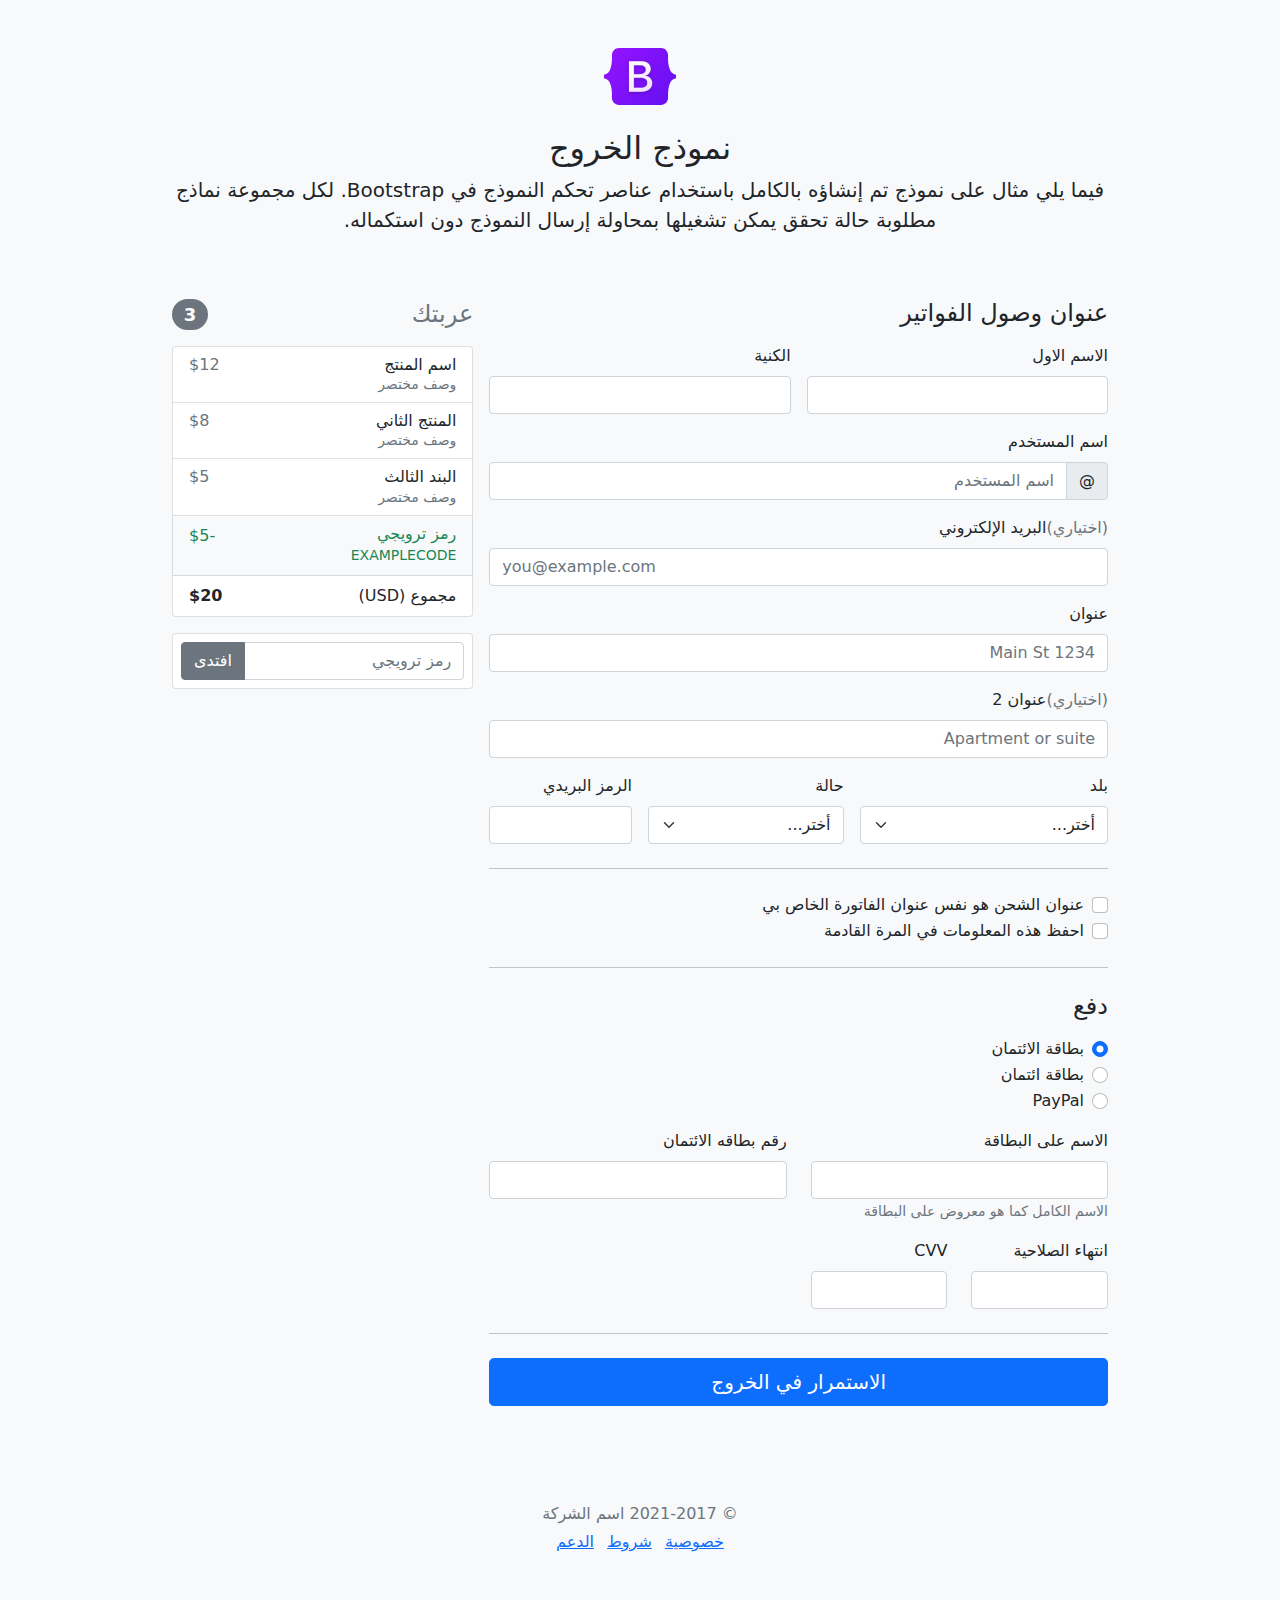
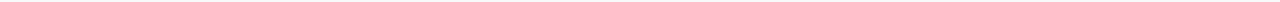
<file: framework/ejemplos/checkout-rtl/index.html>
<!doctype html>
<html lang="ar" dir="rtl">
  <head>
    <meta charset="utf-8">
    <meta name="viewport" content="width=device-width, initial-scale=1">
    <meta name="description" content="">
    <meta name="author" content="Mark Otto, Jacob Thornton, and Bootstrap contributors">
    <meta name="generator" content="Hugo 0.82.0">
    <title>مثال الخروج · Bootstrap v5.0</title>

    <link rel="canonical" href="https://getbootstrap.com/docs/5.0/examples/checkout-rtl/">

    

    <!-- Bootstrap core CSS -->
<link href="../assets/dist/css/bootstrap.rtl.min.css" rel="stylesheet">

    <style>
      .bd-placeholder-img {
        font-size: 1.125rem;
        text-anchor: middle;
        -webkit-user-select: none;
        -moz-user-select: none;
        user-select: none;
      }

      @media (min-width: 768px) {
        .bd-placeholder-img-lg {
          font-size: 3.5rem;
        }
      }
    </style>

    
    <!-- Custom styles for this template -->
    <link href="../checkout/form-validation.css" rel="stylesheet">
  </head>
  <body class="bg-light">
    
<div class="container">
  <main>
    <div class="py-5 text-center">
      <img class="d-block mx-auto mb-4" src="../assets/brand/bootstrap-logo.svg" alt="" width="72" height="57">
      <h2>نموذج الخروج</h2>
      <p class="lead">فيما يلي مثال على نموذج تم إنشاؤه بالكامل باستخدام عناصر تحكم النموذج في Bootstrap. لكل مجموعة نماذج مطلوبة حالة تحقق يمكن تشغيلها بمحاولة إرسال النموذج دون استكماله.</p>
    </div>

    <div class="row g-3">
      <div class="col-md-5 col-lg-4 order-md-last">
        <h4 class="d-flex justify-content-between align-items-center mb-3">
          <span class="text-muted">عربتك</span>
          <span class="badge bg-secondary rounded-pill">3</span>
        </h4>
        <ul class="list-group mb-3">
          <li class="list-group-item d-flex justify-content-between lh-sm">
            <div>
              <h6 class="my-0">اسم المنتج</h6>
              <small class="text-muted">وصف مختصر</small>
            </div>
            <span class="text-muted">$12</span>
          </li>
          <li class="list-group-item d-flex justify-content-between lh-sm">
            <div>
              <h6 class="my-0">المنتج الثاني</h6>
              <small class="text-muted">وصف مختصر</small>
            </div>
            <span class="text-muted">$8</span>
          </li>
          <li class="list-group-item d-flex justify-content-between lh-sm">
            <div>
              <h6 class="my-0">البند الثالث</h6>
              <small class="text-muted">وصف مختصر</small>
            </div>
            <span class="text-muted">$5</span>
          </li>
          <li class="list-group-item d-flex justify-content-between bg-light">
            <div class="text-success">
              <h6 class="my-0">رمز ترويجي</h6>
              <small>EXAMPLECODE</small>
            </div>
            <span class="text-success">-$5</span>
          </li>
          <li class="list-group-item d-flex justify-content-between">
            <span>مجموع (USD)</span>
            <strong>$20</strong>
          </li>
        </ul>

        <form class="card p-2">
          <div class="input-group">
            <input type="text" class="form-control" placeholder="رمز ترويجي">
            <button type="submit" class="btn btn-secondary">افتدى</button>
          </div>
        </form>
      </div>
      <div class="col-md-7 col-lg-8">
        <h4 class="mb-3">عنوان وصول الفواتير</h4>
        <form class="needs-validation" novalidate>
          <div class="row g-3">
            <div class="col-sm-6">
              <label for="firstName" class="form-label">الاسم الاول</label>
              <input type="text" class="form-control" id="firstName" placeholder="" value="" required>
              <div class="invalid-feedback">
                مطلوب الاسم الأول صالح.
              </div>
            </div>

            <div class="col-sm-6">
              <label for="lastName" class="form-label">الكنية</label>
              <input type="text" class="form-control" id="lastName" placeholder="" value="" required>
              <div class="invalid-feedback">
                مطلوب اسم أخير صالح.
              </div>
            </div>

            <div class="col-12">
              <label for="username" class="form-label">اسم المستخدم</label>
              <div class="input-group has-validation">
                <span class="input-group-text">@</span>
                <input type="text" class="form-control" id="username" placeholder="اسم المستخدم" required>
              <div class="invalid-feedback">
                اسم المستخدم الخاص بك مطلوب.
                </div>
              </div>
            </div>

            <div class="col-12">
              <label for="email" class="form-label"><span class="text-muted">(اختياري)</span>البريد الإلكتروني </label>
              <input type="email" class="form-control" id="email" placeholder="you@example.com">
              <div class="invalid-feedback">
                يرجى إدخال عنوان بريد إلكتروني صالح لتحديثات الشحن.
              </div>
            </div>

            <div class="col-12">
              <label for="address" class="form-label">عنوان</label>
              <input type="text" class="form-control" id="address" placeholder="1234 Main St" required>
              <div class="invalid-feedback">
                يرجى إدخال عنوان الشحن الخاص بك.
              </div>
            </div>

            <div class="col-12">
              <label for="address2" class="form-label"><span class="text-muted">(اختياري)</span>عنوان 2 </label>
              <input type="text" class="form-control" id="address2" placeholder="Apartment or suite">
            </div>

            <div class="col-md-5">
              <label for="country" class="form-label">بلد</label>
              <select class="form-select" id="country" required>
                <option value="">أختر...</option>
                <option>الولايات المتحدة الأمريكية</option>
              </select>
              <div class="invalid-feedback">
                يرجى تحديد بلد صالح.
              </div>
            </div>

            <div class="col-md-4">
              <label for="state" class="form-label">حالة</label>
              <select class="form-select" id="state" required>
                <option value="">أختر...</option>
                <option>كاليفورنيا</option>
              </select>
              <div class="invalid-feedback">
                يرجى تقديم حالة صالحة.
              </div>
            </div>

            <div class="col-md-3">
              <label for="zip" class="form-label">الرمز البريدي</label>
              <input type="text" class="form-control" id="zip" placeholder="" required>
              <div class="invalid-feedback">
                الرمز البريدي مطلوب.
              </div>
            </div>
          </div>

          <hr class="my-4">

          <div class="form-check">
            <input type="checkbox" class="form-check-input" id="same-address">
            <label class="form-check-label" for="same-address">عنوان الشحن هو نفس عنوان الفاتورة الخاص بي</label>
          </div>

          <div class="form-check">
            <input type="checkbox" class="form-check-input" id="save-info">
            <label class="form-check-label" for="save-info">احفظ هذه المعلومات في المرة القادمة</label>
          </div>

          <hr class="my-4">

          <h4 class="mb-3">دفع</h4>

          <div class="my-3">
            <div class="form-check">
              <input id="credit" name="paymentMethod" type="radio" class="form-check-input" checked required>
              <label class="form-check-label" for="credit">بطاقة الائتمان</label>
            </div>
            <div class="form-check">
              <input id="debit" name="paymentMethod" type="radio" class="form-check-input" required>
              <label class="form-check-label" for="debit">بطاقة ائتمان</label>
            </div>
            <div class="form-check">
              <input id="paypal" name="paymentMethod" type="radio" class="form-check-input" required>
              <label class="form-check-label" for="paypal">PayPal</label>
            </div>
          </div>

          <div class="row gy-3">
            <div class="col-md-6">
              <label for="cc-name" class="form-label">الاسم على البطاقة</label>
              <input type="text" class="form-control" id="cc-name" placeholder="" required>
              <small class="text-muted">الاسم الكامل كما هو معروض على البطاقة</small>
              <div class="invalid-feedback">
                الاسم على البطاقة مطلوب
              </div>
            </div>

            <div class="col-md-6">
              <label for="cc-number" class="form-label">رقم بطاقه الائتمان</label>
              <input type="text" class="form-control" id="cc-number" placeholder="" required>
              <div class="invalid-feedback">
                رقم بطاقة الائتمان مطلوب
              </div>
            </div>

            <div class="col-md-3">
              <label for="cc-expiration" class="form-label">انتهاء الصلاحية</label>
              <input type="text" class="form-control" id="cc-expiration" placeholder="" required>
              <div class="invalid-feedback">
                تاريخ انتهاء الصلاحية مطلوب
              </div>
            </div>

            <div class="col-md-3">
              <label for="cc-cvv" class="form-label">CVV</label>
              <input type="text" class="form-control" id="cc-cvv" placeholder="" required>
              <div class="invalid-feedback">
                رمز الحماية مطلوب
              </div>
            </div>
          </div>

          <hr class="my-4">

          <button class="w-100 btn btn-primary btn-lg" type="submit">الاستمرار في الخروج</button>
        </form>
      </div>
    </div>
  </main>
  <footer class="my-5 pt-5 text-muted text-center text-small">
    <p class="mb-1">&copy; 2021-2017 اسم الشركة</p>
    <ul class="list-inline">
      <li class="list-inline-item"><a href="#">خصوصية</a></li>
      <li class="list-inline-item"><a href="#">شروط</a></li>
      <li class="list-inline-item"><a href="#">الدعم</a></li>
    </ul>
  </footer>
</div>


    <script src="../assets/dist/js/bootstrap.bundle.min.js"></script>

      <script src="../checkout/form-validation.js"></script>
  </body>
</html>
</file>
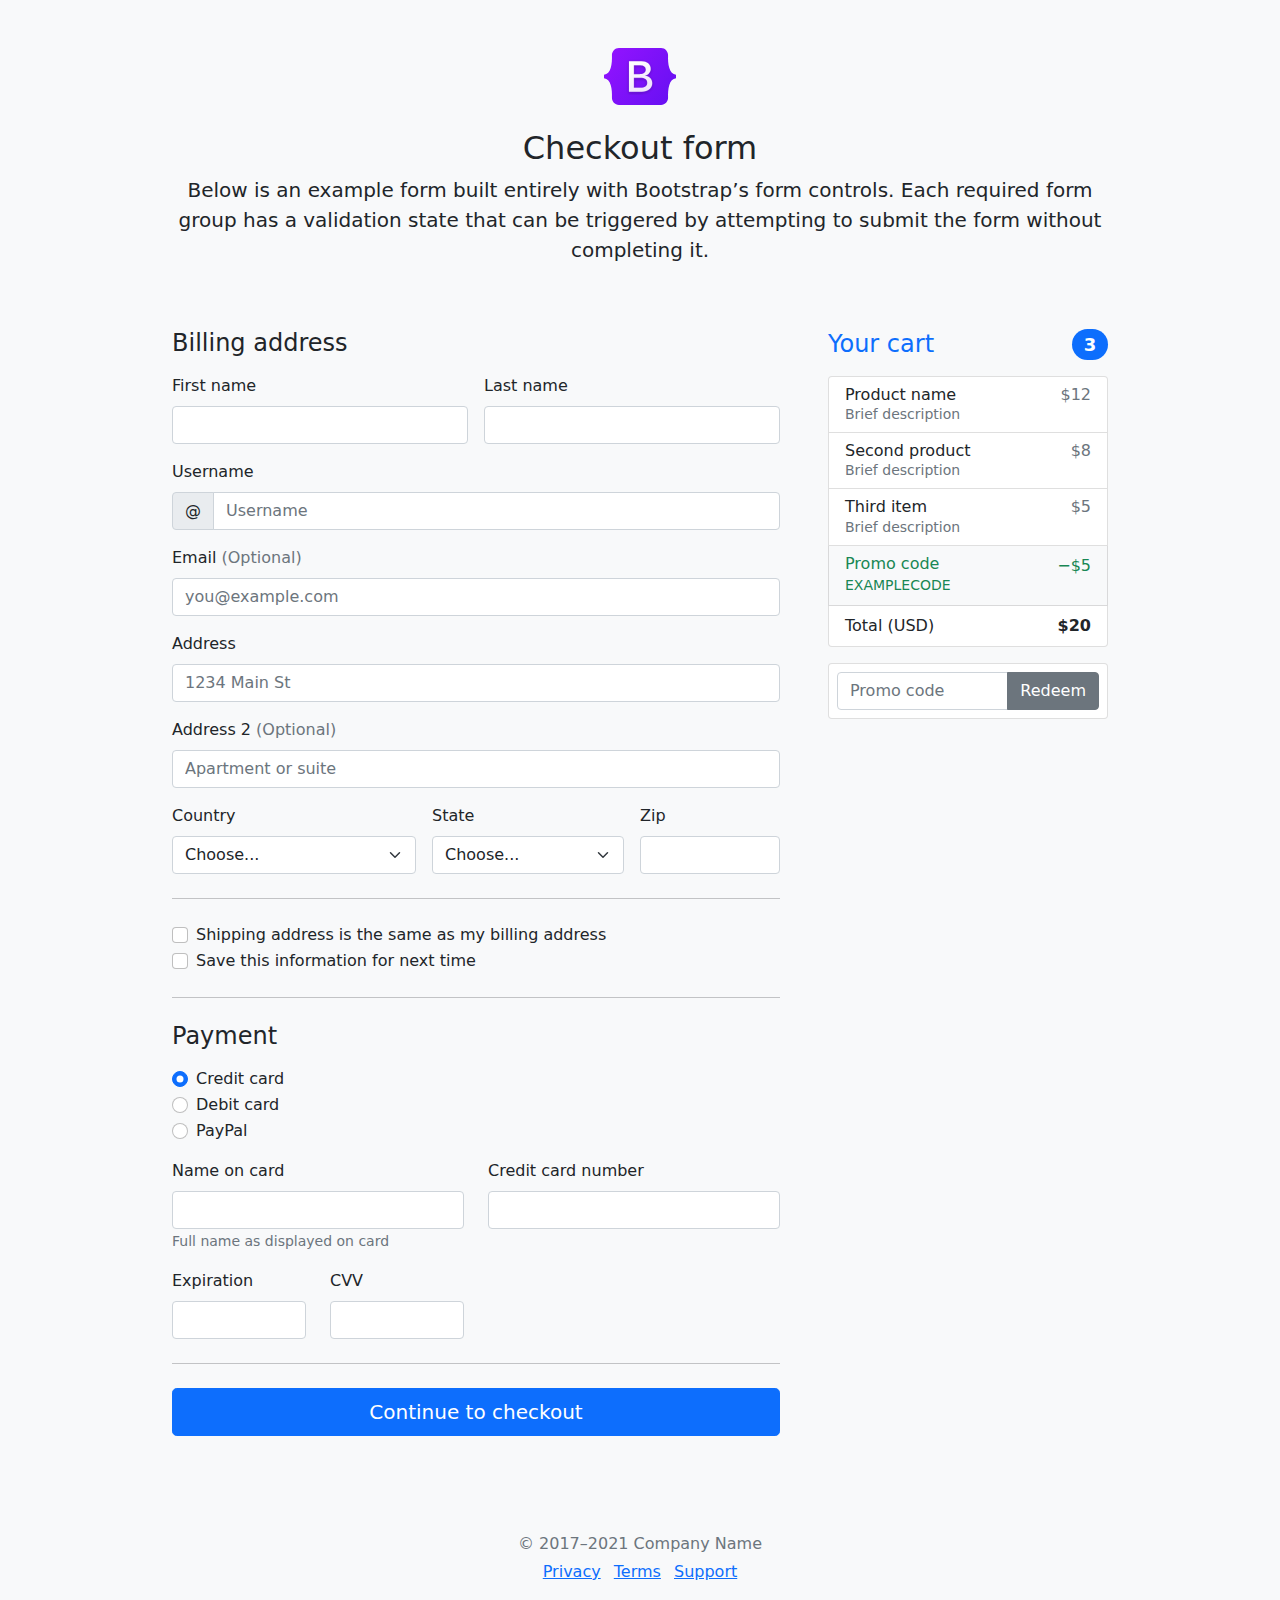
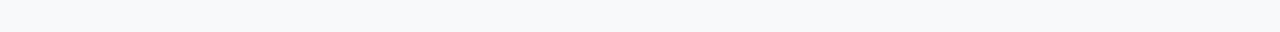
<file: framework/ejemplos/checkout/index.html>
<!doctype html>
<html lang="en">
  <head>
    <meta charset="utf-8">
    <meta name="viewport" content="width=device-width, initial-scale=1">
    <meta name="description" content="">
    <meta name="author" content="Mark Otto, Jacob Thornton, and Bootstrap contributors">
    <meta name="generator" content="Hugo 0.82.0">
    <title>Checkout example · Bootstrap v5.0</title>

    <link rel="canonical" href="https://getbootstrap.com/docs/5.0/examples/checkout/">

    

    <!-- Bootstrap core CSS -->
<link href="../assets/dist/css/bootstrap.min.css" rel="stylesheet">

    <style>
      .bd-placeholder-img {
        font-size: 1.125rem;
        text-anchor: middle;
        -webkit-user-select: none;
        -moz-user-select: none;
        user-select: none;
      }

      @media (min-width: 768px) {
        .bd-placeholder-img-lg {
          font-size: 3.5rem;
        }
      }
    </style>

    
    <!-- Custom styles for this template -->
    <link href="form-validation.css" rel="stylesheet">
  </head>
  <body class="bg-light">
    
<div class="container">
  <main>
    <div class="py-5 text-center">
      <img class="d-block mx-auto mb-4" src="../assets/brand/bootstrap-logo.svg" alt="" width="72" height="57">
      <h2>Checkout form</h2>
      <p class="lead">Below is an example form built entirely with Bootstrap’s form controls. Each required form group has a validation state that can be triggered by attempting to submit the form without completing it.</p>
    </div>

    <div class="row g-5">
      <div class="col-md-5 col-lg-4 order-md-last">
        <h4 class="d-flex justify-content-between align-items-center mb-3">
          <span class="text-primary">Your cart</span>
          <span class="badge bg-primary rounded-pill">3</span>
        </h4>
        <ul class="list-group mb-3">
          <li class="list-group-item d-flex justify-content-between lh-sm">
            <div>
              <h6 class="my-0">Product name</h6>
              <small class="text-muted">Brief description</small>
            </div>
            <span class="text-muted">$12</span>
          </li>
          <li class="list-group-item d-flex justify-content-between lh-sm">
            <div>
              <h6 class="my-0">Second product</h6>
              <small class="text-muted">Brief description</small>
            </div>
            <span class="text-muted">$8</span>
          </li>
          <li class="list-group-item d-flex justify-content-between lh-sm">
            <div>
              <h6 class="my-0">Third item</h6>
              <small class="text-muted">Brief description</small>
            </div>
            <span class="text-muted">$5</span>
          </li>
          <li class="list-group-item d-flex justify-content-between bg-light">
            <div class="text-success">
              <h6 class="my-0">Promo code</h6>
              <small>EXAMPLECODE</small>
            </div>
            <span class="text-success">−$5</span>
          </li>
          <li class="list-group-item d-flex justify-content-between">
            <span>Total (USD)</span>
            <strong>$20</strong>
          </li>
        </ul>

        <form class="card p-2">
          <div class="input-group">
            <input type="text" class="form-control" placeholder="Promo code">
            <button type="submit" class="btn btn-secondary">Redeem</button>
          </div>
        </form>
      </div>
      <div class="col-md-7 col-lg-8">
        <h4 class="mb-3">Billing address</h4>
        <form class="needs-validation" novalidate>
          <div class="row g-3">
            <div class="col-sm-6">
              <label for="firstName" class="form-label">First name</label>
              <input type="text" class="form-control" id="firstName" placeholder="" value="" required>
              <div class="invalid-feedback">
                Valid first name is required.
              </div>
            </div>

            <div class="col-sm-6">
              <label for="lastName" class="form-label">Last name</label>
              <input type="text" class="form-control" id="lastName" placeholder="" value="" required>
              <div class="invalid-feedback">
                Valid last name is required.
              </div>
            </div>

            <div class="col-12">
              <label for="username" class="form-label">Username</label>
              <div class="input-group has-validation">
                <span class="input-group-text">@</span>
                <input type="text" class="form-control" id="username" placeholder="Username" required>
              <div class="invalid-feedback">
                  Your username is required.
                </div>
              </div>
            </div>

            <div class="col-12">
              <label for="email" class="form-label">Email <span class="text-muted">(Optional)</span></label>
              <input type="email" class="form-control" id="email" placeholder="you@example.com">
              <div class="invalid-feedback">
                Please enter a valid email address for shipping updates.
              </div>
            </div>

            <div class="col-12">
              <label for="address" class="form-label">Address</label>
              <input type="text" class="form-control" id="address" placeholder="1234 Main St" required>
              <div class="invalid-feedback">
                Please enter your shipping address.
              </div>
            </div>

            <div class="col-12">
              <label for="address2" class="form-label">Address 2 <span class="text-muted">(Optional)</span></label>
              <input type="text" class="form-control" id="address2" placeholder="Apartment or suite">
            </div>

            <div class="col-md-5">
              <label for="country" class="form-label">Country</label>
              <select class="form-select" id="country" required>
                <option value="">Choose...</option>
                <option>United States</option>
              </select>
              <div class="invalid-feedback">
                Please select a valid country.
              </div>
            </div>

            <div class="col-md-4">
              <label for="state" class="form-label">State</label>
              <select class="form-select" id="state" required>
                <option value="">Choose...</option>
                <option>California</option>
              </select>
              <div class="invalid-feedback">
                Please provide a valid state.
              </div>
            </div>

            <div class="col-md-3">
              <label for="zip" class="form-label">Zip</label>
              <input type="text" class="form-control" id="zip" placeholder="" required>
              <div class="invalid-feedback">
                Zip code required.
              </div>
            </div>
          </div>

          <hr class="my-4">

          <div class="form-check">
            <input type="checkbox" class="form-check-input" id="same-address">
            <label class="form-check-label" for="same-address">Shipping address is the same as my billing address</label>
          </div>

          <div class="form-check">
            <input type="checkbox" class="form-check-input" id="save-info">
            <label class="form-check-label" for="save-info">Save this information for next time</label>
          </div>

          <hr class="my-4">

          <h4 class="mb-3">Payment</h4>

          <div class="my-3">
            <div class="form-check">
              <input id="credit" name="paymentMethod" type="radio" class="form-check-input" checked required>
              <label class="form-check-label" for="credit">Credit card</label>
            </div>
            <div class="form-check">
              <input id="debit" name="paymentMethod" type="radio" class="form-check-input" required>
              <label class="form-check-label" for="debit">Debit card</label>
            </div>
            <div class="form-check">
              <input id="paypal" name="paymentMethod" type="radio" class="form-check-input" required>
              <label class="form-check-label" for="paypal">PayPal</label>
            </div>
          </div>

          <div class="row gy-3">
            <div class="col-md-6">
              <label for="cc-name" class="form-label">Name on card</label>
              <input type="text" class="form-control" id="cc-name" placeholder="" required>
              <small class="text-muted">Full name as displayed on card</small>
              <div class="invalid-feedback">
                Name on card is required
              </div>
            </div>

            <div class="col-md-6">
              <label for="cc-number" class="form-label">Credit card number</label>
              <input type="text" class="form-control" id="cc-number" placeholder="" required>
              <div class="invalid-feedback">
                Credit card number is required
              </div>
            </div>

            <div class="col-md-3">
              <label for="cc-expiration" class="form-label">Expiration</label>
              <input type="text" class="form-control" id="cc-expiration" placeholder="" required>
              <div class="invalid-feedback">
                Expiration date required
              </div>
            </div>

            <div class="col-md-3">
              <label for="cc-cvv" class="form-label">CVV</label>
              <input type="text" class="form-control" id="cc-cvv" placeholder="" required>
              <div class="invalid-feedback">
                Security code required
              </div>
            </div>
          </div>

          <hr class="my-4">

          <button class="w-100 btn btn-primary btn-lg" type="submit">Continue to checkout</button>
        </form>
      </div>
    </div>
  </main>

  <footer class="my-5 pt-5 text-muted text-center text-small">
    <p class="mb-1">&copy; 2017–2021 Company Name</p>
    <ul class="list-inline">
      <li class="list-inline-item"><a href="#">Privacy</a></li>
      <li class="list-inline-item"><a href="#">Terms</a></li>
      <li class="list-inline-item"><a href="#">Support</a></li>
    </ul>
  </footer>
</div>


    <script src="../assets/dist/js/bootstrap.bundle.min.js"></script>

      <script src="form-validation.js"></script>
  </body>
</html>
</file>
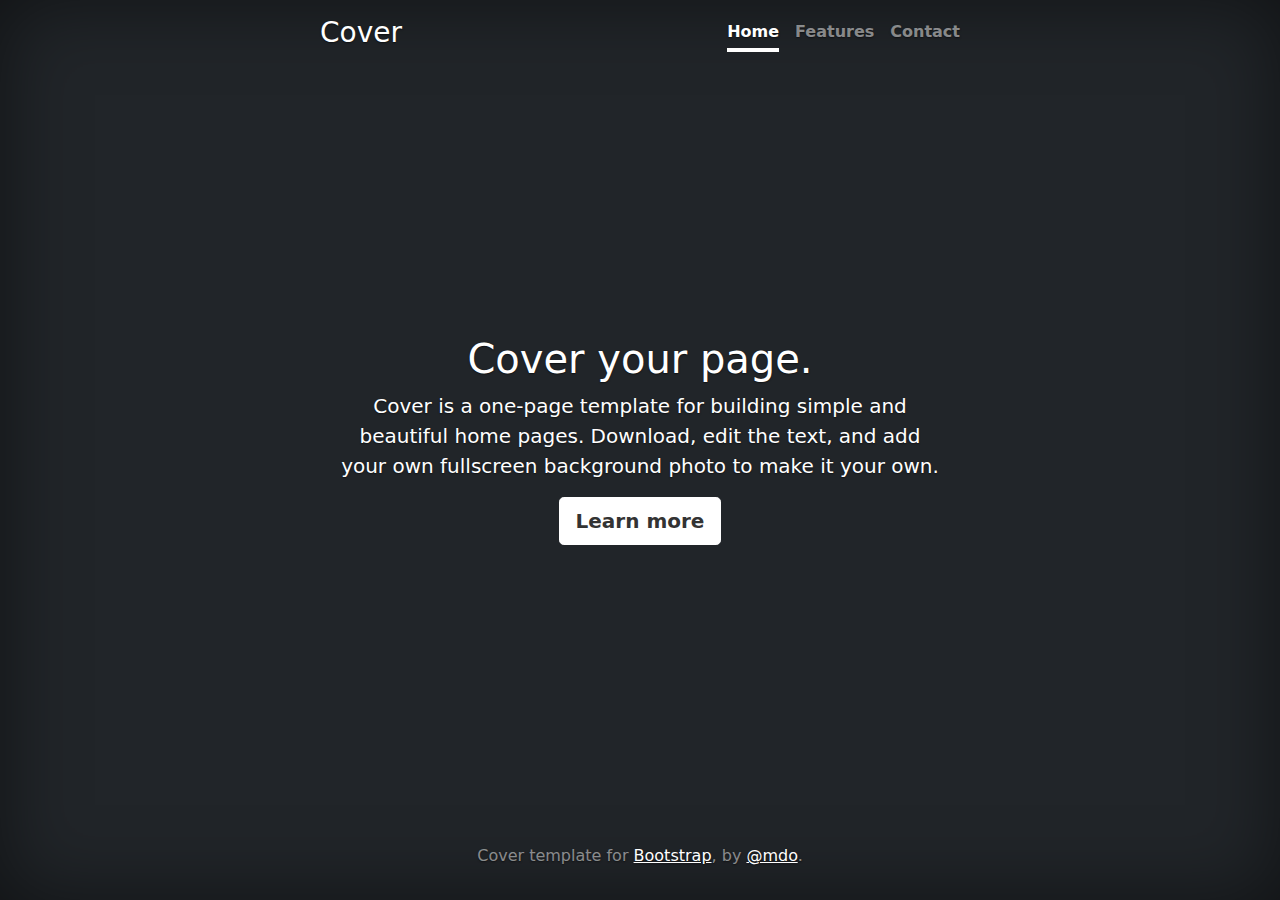
<file: framework/ejemplos/cover/index.html>
<!doctype html>
<html lang="en" class="h-100">
  <head>
    <meta charset="utf-8">
    <meta name="viewport" content="width=device-width, initial-scale=1">
    <meta name="description" content="">
    <meta name="author" content="Mark Otto, Jacob Thornton, and Bootstrap contributors">
    <meta name="generator" content="Hugo 0.82.0">
    <title>Cover Template · Bootstrap v5.0</title>

    <link rel="canonical" href="https://getbootstrap.com/docs/5.0/examples/cover/">

    

    <!-- Bootstrap core CSS -->
<link href="../assets/dist/css/bootstrap.min.css" rel="stylesheet">

    <style>
      .bd-placeholder-img {
        font-size: 1.125rem;
        text-anchor: middle;
        -webkit-user-select: none;
        -moz-user-select: none;
        user-select: none;
      }

      @media (min-width: 768px) {
        .bd-placeholder-img-lg {
          font-size: 3.5rem;
        }
      }
    </style>

    
    <!-- Custom styles for this template -->
    <link href="cover.css" rel="stylesheet">
  </head>
  <body class="d-flex h-100 text-center text-white bg-dark">
    
<div class="cover-container d-flex w-100 h-100 p-3 mx-auto flex-column">
  <header class="mb-auto">
    <div>
      <h3 class="float-md-start mb-0">Cover</h3>
      <nav class="nav nav-masthead justify-content-center float-md-end">
        <a class="nav-link active" aria-current="page" href="#">Home</a>
        <a class="nav-link" href="#">Features</a>
        <a class="nav-link" href="#">Contact</a>
      </nav>
    </div>
  </header>

  <main class="px-3">
    <h1>Cover your page.</h1>
    <p class="lead">Cover is a one-page template for building simple and beautiful home pages. Download, edit the text, and add your own fullscreen background photo to make it your own.</p>
    <p class="lead">
      <a href="#" class="btn btn-lg btn-secondary fw-bold border-white bg-white">Learn more</a>
    </p>
  </main>

  <footer class="mt-auto text-white-50">
    <p>Cover template for <a href="https://getbootstrap.com/" class="text-white">Bootstrap</a>, by <a href="https://twitter.com/mdo" class="text-white">@mdo</a>.</p>
  </footer>
</div>


    
  </body>
</html>
</file>
<file: css/app.css>
p {
    color:indigo;
    font-size: 14px;
}

img {
width: 50%;
}
</file>
<file: framework/ejemplos/blog/blog.rtl.css>
/* stylelint-disable selector-list-comma-newline-after */

.blog-header {
  line-height: 1;
  border-bottom: 1px solid #e5e5e5;
}

.blog-header-logo {
  font-family: Amiri, Georgia, "Times New Roman", serif;
  font-size: 2.25rem;
}

.blog-header-logo:hover {
  text-decoration: none;
}

h1, h2, h3, h4, h5, h6 {
  font-family: Amiri, Georgia, "Times New Roman", serif;
}

.display-4 {
  font-size: 2.5rem;
}
@media (min-width: 768px) {
  .display-4 {
    font-size: 3rem;
  }
}

.nav-scroller {
  position: relative;
  z-index: 2;
  height: 2.75rem;
  overflow-y: hidden;
}

.nav-scroller .nav {
  display: flex;
  flex-wrap: nowrap;
  padding-bottom: 1rem;
  margin-top: -1px;
  overflow-x: auto;
  text-align: center;
  white-space: nowrap;
  -webkit-overflow-scrolling: touch;
}

.nav-scroller .nav-link {
  padding-top: .75rem;
  padding-bottom: .75rem;
  font-size: .875rem;
}

.card-img-right {
  height: 100%;
  border-radius: 3px 0 0 3px;
}

.flex-auto {
  flex: 0 0 auto;
}

.h-250 { height: 250px; }
@media (min-width: 768px) {
  .h-md-250 { height: 250px; }
}

/* Pagination */
.blog-pagination {
  margin-bottom: 4rem;
}
.blog-pagination > .btn {
  border-radius: 2rem;
}

/*
 * Blog posts
 */
.blog-post {
  margin-bottom: 4rem;
}
.blog-post-title {
  margin-bottom: .25rem;
  font-size: 2.5rem;
}
.blog-post-meta {
  margin-bottom: 1.25rem;
  color: #727272;
}

/*
 * Footer
 */
.blog-footer {
  padding: 2.5rem 0;
  color: #727272;
  text-align: center;
  background-color: #f9f9f9;
  border-top: .05rem solid #e5e5e5;
}
.blog-footer p:last-child {
  margin-bottom: 0;
}
</file>
<file: framework/ejemplos/blog/blog.css>
/* stylelint-disable selector-list-comma-newline-after */

.blog-header {
  line-height: 1;
  border-bottom: 1px solid #e5e5e5;
}

.blog-header-logo {
  font-family: "Playfair Display", Georgia, "Times New Roman", serif/*rtl:Amiri, Georgia, "Times New Roman", serif*/;
  font-size: 2.25rem;
}

.blog-header-logo:hover {
  text-decoration: none;
}

h1, h2, h3, h4, h5, h6 {
  font-family: "Playfair Display", Georgia, "Times New Roman", serif/*rtl:Amiri, Georgia, "Times New Roman", serif*/;
}

.display-4 {
  font-size: 2.5rem;
}
@media (min-width: 768px) {
  .display-4 {
    font-size: 3rem;
  }
}

.nav-scroller {
  position: relative;
  z-index: 2;
  height: 2.75rem;
  overflow-y: hidden;
}

.nav-scroller .nav {
  display: flex;
  flex-wrap: nowrap;
  padding-bottom: 1rem;
  margin-top: -1px;
  overflow-x: auto;
  text-align: center;
  white-space: nowrap;
  -webkit-overflow-scrolling: touch;
}

.nav-scroller .nav-link {
  padding-top: .75rem;
  padding-bottom: .75rem;
  font-size: .875rem;
}

.card-img-right {
  height: 100%;
  border-radius: 0 3px 3px 0;
}

.flex-auto {
  flex: 0 0 auto;
}

.h-250 { height: 250px; }
@media (min-width: 768px) {
  .h-md-250 { height: 250px; }
}

/* Pagination */
.blog-pagination {
  margin-bottom: 4rem;
}
.blog-pagination > .btn {
  border-radius: 2rem;
}

/*
 * Blog posts
 */
.blog-post {
  margin-bottom: 4rem;
}
.blog-post-title {
  margin-bottom: .25rem;
  font-size: 2.5rem;
}
.blog-post-meta {
  margin-bottom: 1.25rem;
  color: #727272;
}

/*
 * Footer
 */
.blog-footer {
  padding: 2.5rem 0;
  color: #727272;
  text-align: center;
  background-color: #f9f9f9;
  border-top: .05rem solid #e5e5e5;
}
.blog-footer p:last-child {
  margin-bottom: 0;
}
</file>
<file: framework/ejemplos/carousel/carousel.rtl.css>
/* GLOBAL STYLES
-------------------------------------------------- */
/* Padding below the footer and lighter body text */

body {
  padding-top: 3rem;
  padding-bottom: 3rem;
  color: #5a5a5a;
}


/* CUSTOMIZE THE CAROUSEL
-------------------------------------------------- */

/* Carousel base class */
.carousel {
  margin-bottom: 4rem;
}
/* Since positioning the image, we need to help out the caption */
.carousel-caption {
  bottom: 3rem;
  z-index: 10;
}

/* Declare heights because of positioning of img element */
.carousel-item {
  height: 32rem;
}
.carousel-item > img {
  position: absolute;
  top: 0;
  right: 0;
  min-width: 100%;
  height: 32rem;
}


/* MARKETING CONTENT
-------------------------------------------------- */

/* Center align the text within the three columns below the carousel */
.marketing .col-lg-4 {
  margin-bottom: 1.5rem;
  text-align: center;
}
.marketing h2 {
  font-weight: 400;
}
.marketing .col-lg-4 p {
  margin-right: .75rem;
  margin-left: .75rem;
}


/* Featurettes
------------------------- */

.featurette-divider {
  margin: 5rem 0; /* Space out the Bootstrap <hr> more */
}

/* Thin out the marketing headings */
.featurette-heading {
  font-weight: 300;
  line-height: 1;
}


/* RESPONSIVE CSS
-------------------------------------------------- */

@media (min-width: 40em) {
  /* Bump up size of carousel content */
  .carousel-caption p {
    margin-bottom: 1.25rem;
    font-size: 1.25rem;
    line-height: 1.4;
  }

  .featurette-heading {
    font-size: 50px;
  }
}

@media (min-width: 62em) {
  .featurette-heading {
    margin-top: 7rem;
  }
}
</file>
<file: framework/ejemplos/carousel/carousel.css>
/* GLOBAL STYLES
-------------------------------------------------- */
/* Padding below the footer and lighter body text */

body {
  padding-top: 3rem;
  padding-bottom: 3rem;
  color: #5a5a5a;
}


/* CUSTOMIZE THE CAROUSEL
-------------------------------------------------- */

/* Carousel base class */
.carousel {
  margin-bottom: 4rem;
}
/* Since positioning the image, we need to help out the caption */
.carousel-caption {
  bottom: 3rem;
  z-index: 10;
}

/* Declare heights because of positioning of img element */
.carousel-item {
  height: 32rem;
}
.carousel-item > img {
  position: absolute;
  top: 0;
  left: 0;
  min-width: 100%;
  height: 32rem;
}


/* MARKETING CONTENT
-------------------------------------------------- */

/* Center align the text within the three columns below the carousel */
.marketing .col-lg-4 {
  margin-bottom: 1.5rem;
  text-align: center;
}
.marketing h2 {
  font-weight: 400;
}
/* rtl:begin:ignore */
.marketing .col-lg-4 p {
  margin-right: .75rem;
  margin-left: .75rem;
}
/* rtl:end:ignore */


/* Featurettes
------------------------- */

.featurette-divider {
  margin: 5rem 0; /* Space out the Bootstrap <hr> more */
}

/* Thin out the marketing headings */
.featurette-heading {
  font-weight: 300;
  line-height: 1;
  /* rtl:remove */
  letter-spacing: -.05rem;
}


/* RESPONSIVE CSS
-------------------------------------------------- */

@media (min-width: 40em) {
  /* Bump up size of carousel content */
  .carousel-caption p {
    margin-bottom: 1.25rem;
    font-size: 1.25rem;
    line-height: 1.4;
  }

  .featurette-heading {
    font-size: 50px;
  }
}

@media (min-width: 62em) {
  .featurette-heading {
    margin-top: 7rem;
  }
}
</file>
<file: framework/ejemplos/checkout/form-validation.css>
.container {
  max-width: 960px;
}
</file>
<file: framework/ejemplos/cover/cover.css>
/*
 * Globals
 */


/* Custom default button */
.btn-secondary,
.btn-secondary:hover,
.btn-secondary:focus {
  color: #333;
  text-shadow: none; /* Prevent inheritance from `body` */
}


/*
 * Base structure
 */

body {
  text-shadow: 0 .05rem .1rem rgba(0, 0, 0, .5);
  box-shadow: inset 0 0 5rem rgba(0, 0, 0, .5);
}

.cover-container {
  max-width: 42em;
}


/*
 * Header
 */

.nav-masthead .nav-link {
  padding: .25rem 0;
  font-weight: 700;
  color: rgba(255, 255, 255, .5);
  background-color: transparent;
  border-bottom: .25rem solid transparent;
}

.nav-masthead .nav-link:hover,
.nav-masthead .nav-link:focus {
  border-bottom-color: rgba(255, 255, 255, .25);
}

.nav-masthead .nav-link + .nav-link {
  margin-left: 1rem;
}

.nav-masthead .active {
  color: #fff;
  border-bottom-color: #fff;
}
</file>
<file: framework/ejemplos/cheatsheet/cheatsheet.rtl.css>
body {
  scroll-behavior: smooth;
}

/**
 * Bootstrap "Journal code" icon
 * @link https://icons.getbootstrap.com/icons/journal-code/
 */
.bd-heading a::before {
  display: inline-block;
  width: 1em;
  height: 1em;
  margin-left: .25rem;
  content: "";
  background-image: url("data:image/svg+xml,%3Csvg xmlns='http://www.w3.org/2000/svg' fill='%25230d6efd' viewBox='0 0 16 16'%3E%3Cpath d='M4 1h8a2 2 0 0 1 2 2v10a2 2 0 0 1-2 2H4a2 2 0 0 1-2-2h1a1 1 0 0 0 1 1h8a1 1 0 0 0 1-1V3a1 1 0 0 0-1-1H4a1 1 0 0 0-1 1H2a2 2 0 0 1 2-2z'/%3E%3Cpath d='M2 5v-.5a.5.5 0 0 1 1 0V5h.5a.5.5 0 0 1 0 1h-2a.5.5 0 0 1 0-1H2zm0 3v-.5a.5.5 0 0 1 1 0V8h.5a.5.5 0 0 1 0 1h-2a.5.5 0 0 1 0-1H2zm0 3v-.5a.5.5 0 0 1 1 0v.5h.5a.5.5 0 0 1 0 1h-2a.5.5 0 0 1 0-1H2z'/%3E%3Cpath fill-rule='evenodd' d='M8.646 5.646a.5.5 0 0 1 .708 0l2 2a.5.5 0 0 1 0 .708l-2 2a.5.5 0 0 1-.708-.708L10.293 8 8.646 6.354a.5.5 0 0 1 0-.708zm-1.292 0a.5.5 0 0 0-.708 0l-2 2a.5.5 0 0 0 0 .708l2 2a.5.5 0 0 0 .708-.708L5.707 8l1.647-1.646a.5.5 0 0 0 0-.708z'/%3E%3C/svg%3E");
  background-size: 1em;
}

/* stylelint-disable-next-line selector-max-universal */
.bd-heading + div > * + * {
  margin-top: 3rem;
}

/* Table of contents */
.bd-aside a {
  padding: .1875rem .5rem;
  margin-top: .125rem;
  margin-right: .3125rem;
  color: rgba(0, 0, 0, .65);
  text-decoration: none;
}

.bd-aside a:hover,
.bd-aside a:focus {
  color: rgba(0, 0, 0, .85);
  background-color: rgba(121, 82, 179, .1);
}

.bd-aside .active {
  font-weight: 600;
  color: rgba(0, 0, 0, .85);
}

.bd-aside .btn {
  padding: .25rem .5rem;
  font-weight: 600;
  color: rgba(0, 0, 0, .65);
  border: 0;
}

.bd-aside .btn:hover,
.bd-aside .btn:focus {
  color: rgba(0, 0, 0, .85);
  background-color: rgba(121, 82, 179, .1);
}

.bd-aside .btn:focus {
  box-shadow: 0 0 0 1px rgba(121, 82, 179, .7);
}

.bd-aside .btn::before {
  width: 1.25em;
  line-height: 0;
  content: url("data:image/svg+xml,%3csvg xmlns='http://www.w3.org/2000/svg' width='16' height='16' viewBox='0 0 16 16'%3e%3cpath fill='none' stroke='rgba%280,0,0,.5%29' stroke-linecap='round' stroke-linejoin='round' stroke-width='2' d='M5 14l6-6-6-6'/%3e%3c/svg%3e");
  transition: transform .35s ease;
  transform: rotate(180deg) translateX(-2px);
  transform-origin: .5em 50%;
}

.bd-aside .btn[aria-expanded="true"]::before {
  transform: rotate(90deg);
}


/* Examples */
.scrollspy-example {
  position: relative;
  height: 200px;
  margin-top: .5rem;
  overflow: auto;
}

[id="modal"] .bd-example .btn,
[id="buttons"] .bd-example .btn,
[id="tooltips"] .bd-example .btn,
[id="popovers"] .bd-example .btn,
[id="dropdowns"] .bd-example .btn-group,
[id="dropdowns"] .bd-example .dropdown,
[id="dropdowns"] .bd-example .dropup,
[id="dropdowns"] .bd-example .dropend,
[id="dropdowns"] .bd-example .dropstart {
  margin: 0 0 1rem 1rem;
}

/* Layout */
@media (min-width: 1200px) {
  body {
    display: grid;
    gap: 1rem;
    grid-template-columns: 1fr 4fr 1fr;
    grid-template-rows: auto;
  }

  .bd-header {
    position: fixed;
    top: 0;
    right: 0;
    left: 0;
    z-index: 1030;
    grid-column: 1 / span 3;
  }

  .bd-aside,
  .bd-cheatsheet {
    padding-top: 4rem;
  }

  /**
   * 1. Too bad only Firefox supports subgrids ATM
   */
  .bd-cheatsheet,
  .bd-cheatsheet section,
  .bd-cheatsheet article {
    display: inherit; /* 1 */
    gap: inherit; /* 1 */
    grid-template-columns: 1fr 4fr;
    grid-column: 1 / span 2;
    grid-template-rows: auto;
  }

  .bd-aside {
    grid-area: 1 / 3;
    scroll-margin-top: 4rem;
  }

  .bd-cheatsheet section,
  .bd-cheatsheet section > h2 {
    top: 2rem;
    scroll-margin-top: 2rem;
  }

  .bd-cheatsheet section > h2::before {
    position: absolute;
    top: 0;
    right: 0;
    bottom: -2rem;
    left: 0;
    z-index: -1;
    content: "";
    background-image: linear-gradient(to bottom, rgba(255, 255, 255, 1) calc(100% - 3rem), rgba(255, 255, 255, .01));
  }

  .bd-cheatsheet article,
  .bd-cheatsheet .bd-heading {
    top: 8rem;
    scroll-margin-top: 8rem;
  }

  .bd-cheatsheet .bd-heading {
    z-index: 1;
  }
}
</file>
<file: framework/ejemplos/cheatsheet/cheatsheet.css>
body {
  scroll-behavior: smooth;
}

/**
 * Bootstrap "Journal code" icon
 * @link https://icons.getbootstrap.com/icons/journal-code/
 */
.bd-heading a::before {
  display: inline-block;
  width: 1em;
  height: 1em;
  margin-right: .25rem;
  content: "";
  background-image: url("data:image/svg+xml,%3Csvg xmlns='http://www.w3.org/2000/svg' fill='%25230d6efd' viewBox='0 0 16 16'%3E%3Cpath d='M4 1h8a2 2 0 0 1 2 2v10a2 2 0 0 1-2 2H4a2 2 0 0 1-2-2h1a1 1 0 0 0 1 1h8a1 1 0 0 0 1-1V3a1 1 0 0 0-1-1H4a1 1 0 0 0-1 1H2a2 2 0 0 1 2-2z'/%3E%3Cpath d='M2 5v-.5a.5.5 0 0 1 1 0V5h.5a.5.5 0 0 1 0 1h-2a.5.5 0 0 1 0-1H2zm0 3v-.5a.5.5 0 0 1 1 0V8h.5a.5.5 0 0 1 0 1h-2a.5.5 0 0 1 0-1H2zm0 3v-.5a.5.5 0 0 1 1 0v.5h.5a.5.5 0 0 1 0 1h-2a.5.5 0 0 1 0-1H2z'/%3E%3Cpath fill-rule='evenodd' d='M8.646 5.646a.5.5 0 0 1 .708 0l2 2a.5.5 0 0 1 0 .708l-2 2a.5.5 0 0 1-.708-.708L10.293 8 8.646 6.354a.5.5 0 0 1 0-.708zm-1.292 0a.5.5 0 0 0-.708 0l-2 2a.5.5 0 0 0 0 .708l2 2a.5.5 0 0 0 .708-.708L5.707 8l1.647-1.646a.5.5 0 0 0 0-.708z'/%3E%3C/svg%3E");
  background-size: 1em;
}

/* stylelint-disable-next-line selector-max-universal */
.bd-heading + div > * + * {
  margin-top: 3rem;
}

/* Table of contents */
.bd-aside a {
  padding: .1875rem .5rem;
  margin-top: .125rem;
  margin-left: .3125rem;
  color: rgba(0, 0, 0, .65);
  text-decoration: none;
}

.bd-aside a:hover,
.bd-aside a:focus {
  color: rgba(0, 0, 0, .85);
  background-color: rgba(121, 82, 179, .1);
}

.bd-aside .active {
  font-weight: 600;
  color: rgba(0, 0, 0, .85);
}

.bd-aside .btn {
  padding: .25rem .5rem;
  font-weight: 600;
  color: rgba(0, 0, 0, .65);
  border: 0;
}

.bd-aside .btn:hover,
.bd-aside .btn:focus {
  color: rgba(0, 0, 0, .85);
  background-color: rgba(121, 82, 179, .1);
}

.bd-aside .btn:focus {
  box-shadow: 0 0 0 1px rgba(121, 82, 179, .7);
}

.bd-aside .btn::before {
  width: 1.25em;
  line-height: 0;
  content: url("data:image/svg+xml,%3csvg xmlns='http://www.w3.org/2000/svg' width='16' height='16' viewBox='0 0 16 16'%3e%3cpath fill='none' stroke='rgba%280,0,0,.5%29' stroke-linecap='round' stroke-linejoin='round' stroke-width='2' d='M5 14l6-6-6-6'/%3e%3c/svg%3e");
  transition: transform .35s ease;

  /* rtl:raw:
  transform: rotate(180deg) translateX(-2px);
  */
  transform-origin: .5em 50%;
}

.bd-aside .btn[aria-expanded="true"]::before {
  transform: rotate(90deg)/* rtl:ignore */;
}


/* Examples */
.scrollspy-example {
  position: relative;
  height: 200px;
  margin-top: .5rem;
  overflow: auto;
}

[id="modal"] .bd-example .btn,
[id="buttons"] .bd-example .btn,
[id="tooltips"] .bd-example .btn,
[id="popovers"] .bd-example .btn,
[id="dropdowns"] .bd-example .btn-group,
[id="dropdowns"] .bd-example .dropdown,
[id="dropdowns"] .bd-example .dropup,
[id="dropdowns"] .bd-example .dropend,
[id="dropdowns"] .bd-example .dropstart {
  margin: 0 1rem 1rem 0;
}

/* Layout */
@media (min-width: 1200px) {
  body {
    display: grid;
    gap: 1rem;
    grid-template-columns: 1fr 4fr 1fr;
    grid-template-rows: auto;
  }

  .bd-header {
    position: fixed;
    top: 0;
    /* rtl:begin:ignore */
    right: 0;
    left: 0;
    /* rtl:end:ignore */
    z-index: 1030;
    grid-column: 1 / span 3;
  }

  .bd-aside,
  .bd-cheatsheet {
    padding-top: 4rem;
  }

  /**
   * 1. Too bad only Firefox supports subgrids ATM
   */
  .bd-cheatsheet,
  .bd-cheatsheet section,
  .bd-cheatsheet article {
    display: inherit; /* 1 */
    gap: inherit; /* 1 */
    grid-template-columns: 1fr 4fr;
    grid-column: 1 / span 2;
    grid-template-rows: auto;
  }

  .bd-aside {
    grid-area: 1 / 3;
    scroll-margin-top: 4rem;
  }

  .bd-cheatsheet section,
  .bd-cheatsheet section > h2 {
    top: 2rem;
    scroll-margin-top: 2rem;
  }

  .bd-cheatsheet section > h2::before {
    position: absolute;
    /* rtl:begin:ignore */
    top: 0;
    right: 0;
    bottom: -2rem;
    left: 0;
    /* rtl:end:ignore */
    z-index: -1;
    content: "";
    background-image: linear-gradient(to bottom, rgba(255, 255, 255, 1) calc(100% - 3rem), rgba(255, 255, 255, .01));
  }

  .bd-cheatsheet article,
  .bd-cheatsheet .bd-heading {
    top: 8rem;
    scroll-margin-top: 8rem;
  }

  .bd-cheatsheet .bd-heading {
    z-index: 1;
  }
}
</file>
